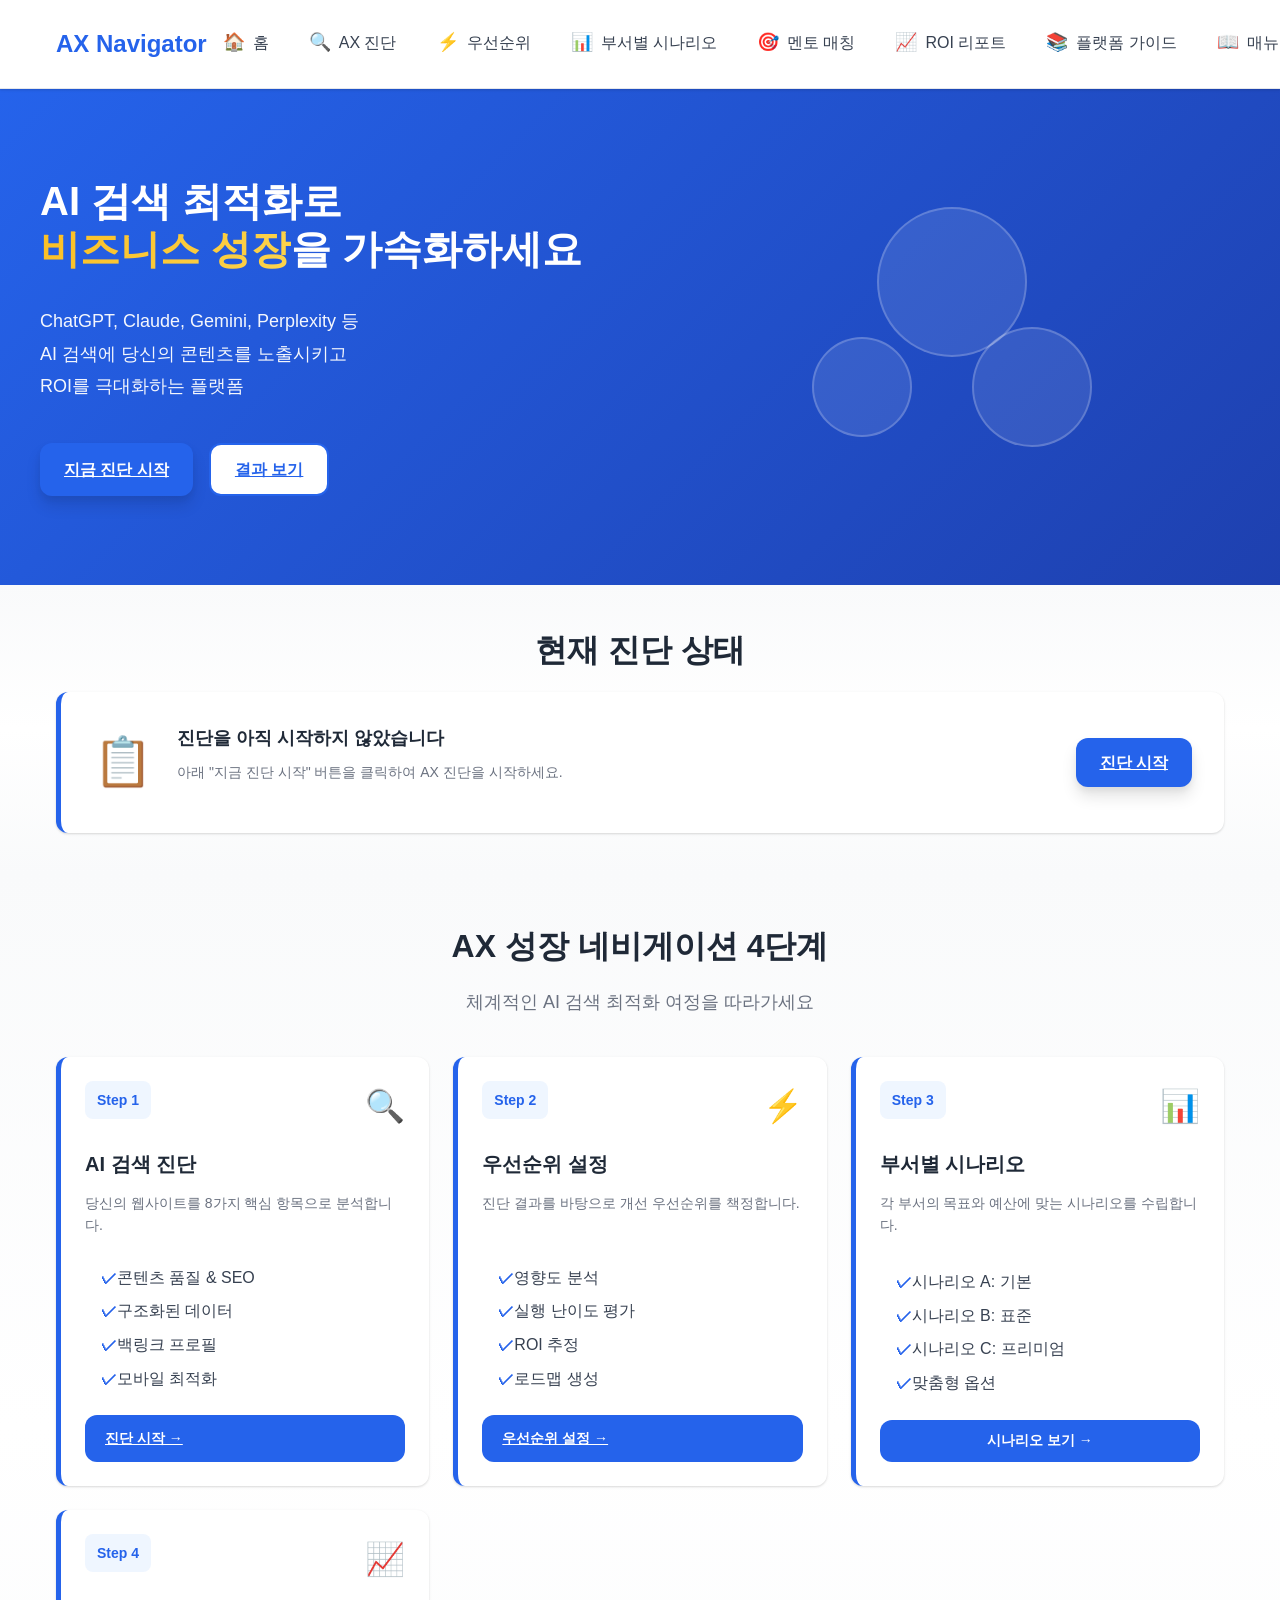
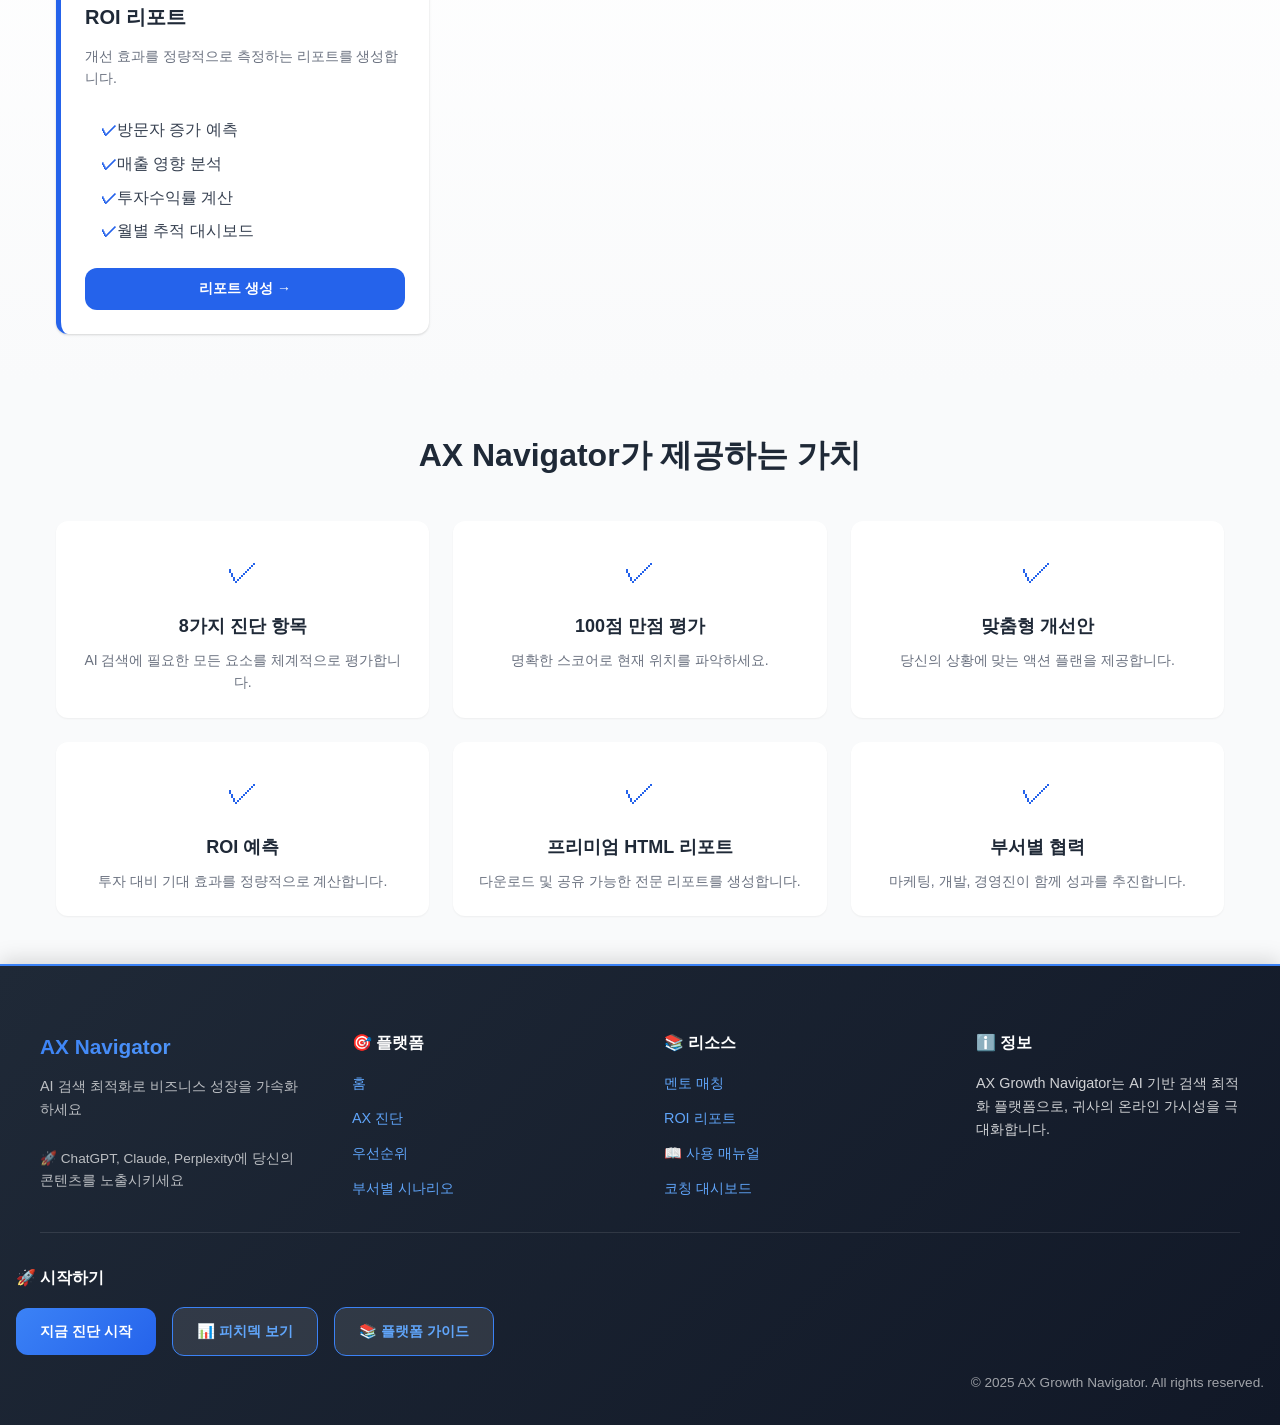
<file: index.html>
<!DOCTYPE html>
<html lang="ko">
<head>
    <meta charset="UTF-8">
    <meta name="viewport" content="width=device-width, initial-scale=1.0">
    <title>AX Growth Navigator - AI 검색 최적화 플랫폼</title>
    <link rel="stylesheet" href="css/style.css">
</head>
<body>
    <!-- 상단 네비게이션 바 -->
    <header class="navbar">
        <div class="navbar-container">
            <div class="navbar-brand">
                <h2 class="navbar-title">AX Navigator</h2>
            </div>
            <button class="navbar-toggle" id="navbarToggle">☰</button>
            <nav class="navbar-nav" id="navbarNav">
                <ul class="nav-menu">
                    <li class="nav-item active">
                        <a href="#/" class="nav-link" data-route="/">
                            <span class="nav-icon">🏠</span>
                            <span class="nav-text">홈</span>
                        </a>
                    </li>
                    <li class="nav-item">
                        <a href="diagnosis.html" class="nav-link">
                            <span class="nav-icon">🔍</span>
                            <span class="nav-text">AX 진단</span>
                        </a>
                    </li>
                    <li class="nav-item">
                        <a href="priority.html" class="nav-link">
                            <span class="nav-icon">⚡</span>
                            <span class="nav-text">우선순위</span>
                        </a>
                    </li>
                    <li class="nav-item">
                        <a href="scenarios.html" class="nav-link">
                            <span class="nav-icon">📊</span>
                            <span class="nav-text">부서별 시나리오</span>
                        </a>
                    </li>
                    <li class="nav-item">
                        <a href="mentor-matching.html" class="nav-link">
                            <span class="nav-icon">🎯</span>
                            <span class="nav-text">멘토 매칭</span>
                        </a>
                    </li>
                    <li class="nav-item">
                        <a href="report.html" class="nav-link">
                            <span class="nav-icon">📈</span>
                            <span class="nav-text">ROI 리포트</span>
                        </a>
                    </li>
                    <li class="nav-item">
                        <a href="platform-guide.html" class="nav-link">
                            <span class="nav-icon">📚</span>
                            <span class="nav-text">플랫폼 가이드</span>
                        </a>
                    </li>
                    <li class="nav-item">
                        <a href="manual.html" class="nav-link" target="_blank">
                            <span class="nav-icon">📖</span>
                            <span class="nav-text">매뉴얼</span>
                        </a>
                    </li>
                </ul>
            </nav>
        </div>
    </header>

    <div class="main-container">
        <!-- 메인 콘텐츠 -->
        <main class="main-content">
            <!-- 히어로 섹션 -->
            <section id="hero" class="hero-section">
                <div class="hero-container">
                    <div class="hero-content">
                        <h1 class="hero-title">AI 검색 최적화로<br><span class="highlight">비즈니스 성장</span>을 가속화하세요</h1>
                        <p class="hero-subtitle">ChatGPT, Claude, Gemini, Perplexity 등<br>AI 검색에 당신의 콘텐츠를 노출시키고<br>ROI를 극대화하는 플랫폼</p>
                        <div class="hero-buttons">
                            <a href="diagnosis.html" class="btn btn-primary">지금 진단 시작</a>
                            <a href="priority.html" class="btn btn-secondary">결과 보기</a>
                        </div>
                    </div>
                    <div class="hero-visual">
                        <div class="hero-illustration">
                            <div class="illustration-circle circle-1"></div>
                            <div class="illustration-circle circle-2"></div>
                            <div class="illustration-circle circle-3"></div>
                        </div>
                    </div>
                </div>
            </section>

            <!-- 현재 상태 섹션 -->
            <section id="status-section" class="status-section">
                <div class="section-container">
                    <h2 class="section-title">현재 진단 상태</h2>
                    <div class="status-card" id="statusCard">
                        <div class="status-content">
                            <div class="status-icon">📋</div>
                            <div class="status-text">
                                <h3>진단을 아직 시작하지 않았습니다</h3>
                                <p>아래 "지금 진단 시작" 버튼을 클릭하여 AX 진단을 시작하세요.</p>
                            </div>
                        </div>
                        <a href="diagnosis.html" class="btn btn-primary">진단 시작</a>
                    </div>
                </div>
            </section>

            <!-- 4단계 플로우 섹션 -->
            <section id="flow-section" class="flow-section">
                <div class="section-container">
                    <h2 class="section-title">AX 성장 네비게이션 4단계</h2>
                    <p class="section-subtitle">체계적인 AI 검색 최적화 여정을 따라가세요</p>

                    <div class="flow-grid">
                        <!-- Step 1: 진단 -->
                        <div class="flow-card">
                            <div class="flow-header">
                                <span class="flow-step">Step 1</span>
                                <div class="flow-icon">🔍</div>
                            </div>
                            <h3 class="flow-title">AI 검색 진단</h3>
                            <p class="flow-description">
                                당신의 웹사이트를 8가지 핵심 항목으로 분석합니다.
                                <ul class="flow-checklist">
                                    <li>콘텐츠 품질 & SEO</li>
                                    <li>구조화된 데이터</li>
                                    <li>백링크 프로필</li>
                                    <li>모바일 최적화</li>
                                </ul>
                            </p>
                            <a href="diagnosis.html" class="flow-btn">진단 시작 →</a>
                        </div>

                        <!-- Step 2: 우선순위 -->
                        <div class="flow-card">
                            <div class="flow-header">
                                <span class="flow-step">Step 2</span>
                                <div class="flow-icon">⚡</div>
                            </div>
                            <h3 class="flow-title">우선순위 설정</h3>
                            <p class="flow-description">
                                진단 결과를 바탕으로 개선 우선순위를 책정합니다.
                                <ul class="flow-checklist">
                                    <li>영향도 분석</li>
                                    <li>실행 난이도 평가</li>
                                    <li>ROI 추정</li>
                                    <li>로드맵 생성</li>
                                </ul>
                            </p>
                            <a href="priority.html" class="flow-btn">우선순위 설정 →</a>
                        </div>

                        <!-- Step 3: 시나리오 -->
                        <div class="flow-card">
                            <div class="flow-header">
                                <span class="flow-step">Step 3</span>
                                <div class="flow-icon">📊</div>
                            </div>
                            <h3 class="flow-title">부서별 시나리오</h3>
                            <p class="flow-description">
                                각 부서의 목표와 예산에 맞는 시나리오를 수립합니다.
                                <ul class="flow-checklist">
                                    <li>시나리오 A: 기본</li>
                                    <li>시나리오 B: 표준</li>
                                    <li>시나리오 C: 프리미엄</li>
                                    <li>맞춤형 옵션</li>
                                </ul>
                            </p>
                            <button class="flow-btn" onclick="navigateTo('/scenarios')">시나리오 보기 →</button>
                        </div>

                        <!-- Step 4: 리포트 -->
                        <div class="flow-card">
                            <div class="flow-header">
                                <span class="flow-step">Step 4</span>
                                <div class="flow-icon">📈</div>
                            </div>
                            <h3 class="flow-title">ROI 리포트</h3>
                            <p class="flow-description">
                                개선 효과를 정량적으로 측정하는 리포트를 생성합니다.
                                <ul class="flow-checklist">
                                    <li>방문자 증가 예측</li>
                                    <li>매출 영향 분석</li>
                                    <li>투자수익률 계산</li>
                                    <li>월별 추적 대시보드</li>
                                </ul>
                            </p>
                            <button class="flow-btn" onclick="navigateTo('/report')">리포트 생성 →</button>
                        </div>
                    </div>
                </div>
            </section>

            <!-- 기능 및 효과 섹션 -->
            <section id="benefits-section" class="benefits-section">
                <div class="section-container">
                    <h2 class="section-title">AX Navigator가 제공하는 가치</h2>
                    <div class="benefits-grid">
                        <div class="benefit-item">
                            <div class="benefit-icon">✓</div>
                            <h4 class="benefit-title">8가지 진단 항목</h4>
                            <p class="benefit-text">AI 검색에 필요한 모든 요소를 체계적으로 평가합니다.</p>
                        </div>
                        <div class="benefit-item">
                            <div class="benefit-icon">✓</div>
                            <h4 class="benefit-title">100점 만점 평가</h4>
                            <p class="benefit-text">명확한 스코어로 현재 위치를 파악하세요.</p>
                        </div>
                        <div class="benefit-item">
                            <div class="benefit-icon">✓</div>
                            <h4 class="benefit-title">맞춤형 개선안</h4>
                            <p class="benefit-text">당신의 상황에 맞는 액션 플랜을 제공합니다.</p>
                        </div>
                        <div class="benefit-item">
                            <div class="benefit-icon">✓</div>
                            <h4 class="benefit-title">ROI 예측</h4>
                            <p class="benefit-text">투자 대비 기대 효과를 정량적으로 계산합니다.</p>
                        </div>
                        <div class="benefit-item">
                            <div class="benefit-icon">✓</div>
                            <h4 class="benefit-title">프리미엄 HTML 리포트</h4>
                            <p class="benefit-text">다운로드 및 공유 가능한 전문 리포트를 생성합니다.</p>
                        </div>
                        <div class="benefit-item">
                            <div class="benefit-icon">✓</div>
                            <h4 class="benefit-title">부서별 협력</h4>
                            <p class="benefit-text">마케팅, 개발, 경영진이 함께 성과를 추진합니다.</p>
                        </div>
                    </div>
                </div>
            </section>
        </main>

        <!-- 푸터 -->
        <footer class="footer">
            <div class="footer-content">
                <!-- 브랜드 섹션 -->
                <div class="footer-left">
                    <h3>AX Navigator</h3>
                    <p>AI 검색 최적화로 비즈니스 성장을 가속화하세요</p>
                    <p style="font-size: 0.85rem; margin-top: 1rem;">🚀 ChatGPT, Claude, Perplexity에 당신의 콘텐츠를 노출시키세요</p>
                </div>

                <!-- 빠른 네비게이션 -->
                <div class="footer-section">
                    <div class="footer-section-title">🎯 플랫폼</div>
                    <div class="footer-section-links">
                        <a href="index.html" class="footer-link">홈</a>
                        <a href="diagnosis.html" class="footer-link">AX 진단</a>
                        <a href="priority.html" class="footer-link">우선순위</a>
                        <a href="scenarios.html" class="footer-link">부서별 시나리오</a>
                    </div>
                </div>

                <!-- 리소스 -->
                <div class="footer-section">
                    <div class="footer-section-title">📚 리소스</div>
                    <div class="footer-section-links">
                        <a href="mentor-matching.html" class="footer-link">멘토 매칭</a>
                        <a href="report.html" class="footer-link">ROI 리포트</a>
                        <a href="manual.html" target="_blank" class="footer-link">📖 사용 매뉴얼</a>
                        <a href="coaching-dashboard.html" class="footer-link">코칭 대시보드</a>
                    </div>
                </div>

                <!-- 정보 -->
                <div class="footer-section">
                    <div class="footer-section-title">ℹ️ 정보</div>
                    <div class="footer-section-links">
                        <p style="font-size: 0.9rem; color: rgba(255, 255, 255, 0.8); margin: 0;">
                            AX Growth Navigator는 AI 기반 검색 최적화 플랫폼으로, 귀사의 온라인 가시성을 극대화합니다.
                        </p>
                    </div>
                </div>
            </div>

            <!-- CTA 버튼 -->
            <div style="grid-column: 1 / -1;">
                <div class="footer-section-title">🚀 시작하기</div>
                <div class="footer-buttons">
                    <a href="diagnosis.html" class="footer-btn footer-btn-primary">지금 진단 시작</a>
                    <a href="pitch-deck.html" class="footer-btn footer-btn-secondary">📊 피치덱 보기</a>
                    <a href="platform-guide.html" class="footer-btn footer-btn-secondary">📚 플랫폼 가이드</a>
                </div>
            </div>

            <!-- 저작권 및 하단 정보 -->
            <div class="footer-right">
                <div class="footer-info">
                    <p>&copy; 2025 AX Growth Navigator. All rights reserved.</p>
                </div>
            </div>
        </footer>
    </div>

    <!-- 페이지 콘텐츠가 로드될 영역 -->
    <div id="page-container" style="display: none;"></div>

    <script src="js/app.js"></script>

    <!-- 브라우저 호환성 체크 -->
    <script>
        // 지원하는 브라우저: Chrome 90+, Firefox 88+, Safari 14+, Edge 90+
        // localStorage 사용 여부 확인
        function checkBrowserCompatibility() {
            try {
                const test = '__test__';
                localStorage.setItem(test, test);
                localStorage.removeItem(test);
                return true;
            } catch(e) {
                return false;
            }
        }

        if (!checkBrowserCompatibility()) {
            console.warn('⚠️ 브라우저가 localStorage를 지원하지 않습니다. 데이터가 저장되지 않을 수 있습니다.');
        }

        // CSS Grid 지원 여부 확인
        const supportsGrid = CSS && CSS.supports && CSS.supports('display', 'grid');
        if (!supportsGrid) {
            console.warn('⚠️ 브라우저가 CSS Grid를 지원하지 않습니다. 레이아웃이 정상적으로 표시되지 않을 수 있습니다.');
        }
    </script>
</body>
</html>
</file>
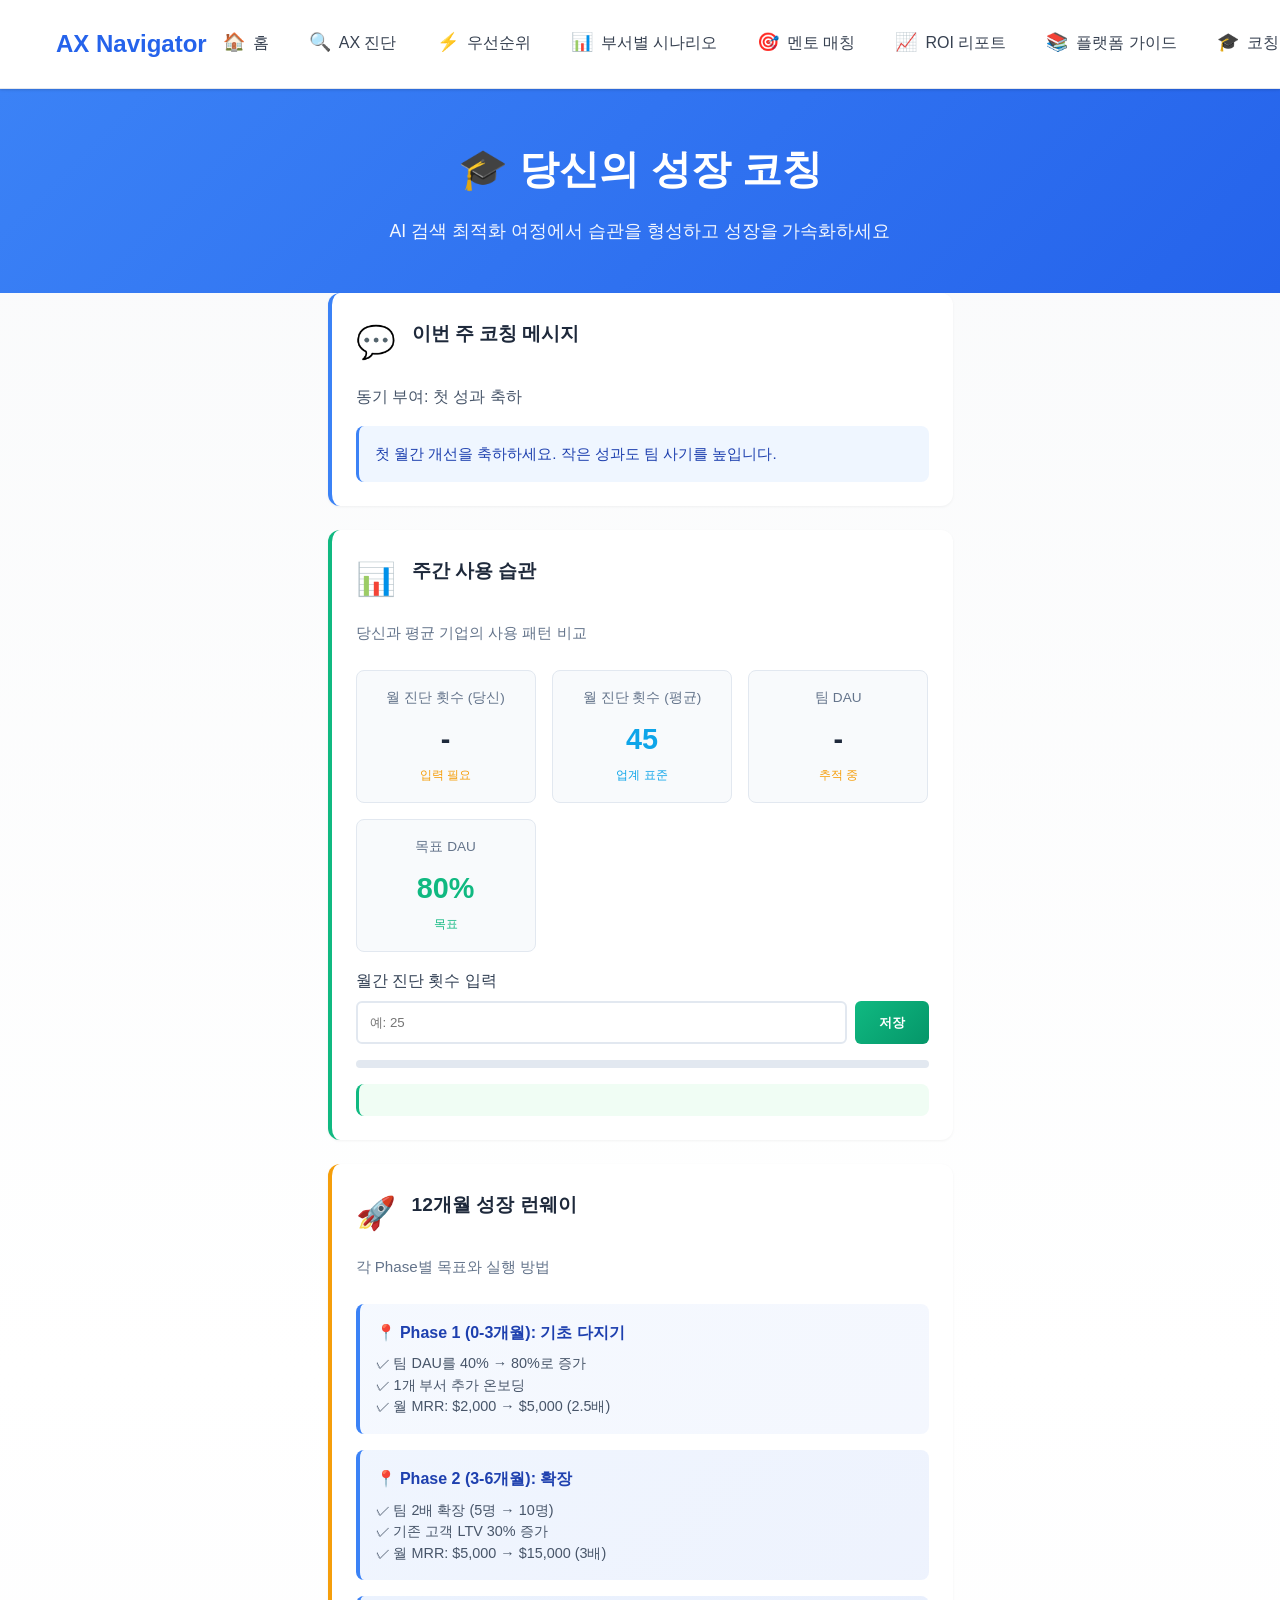
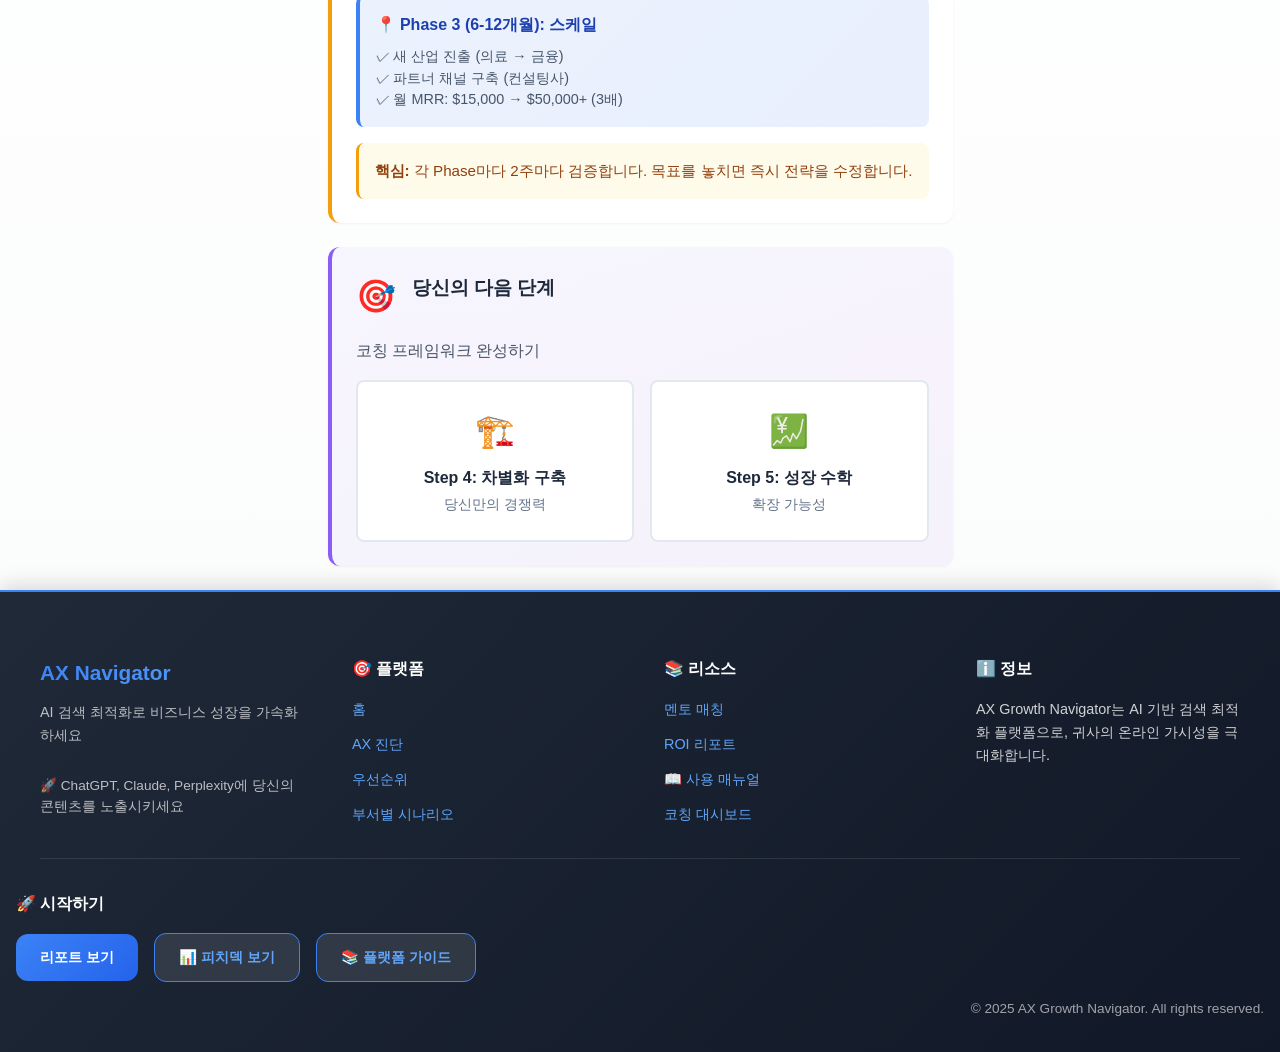
<file: coaching-dashboard.html>
<!DOCTYPE html>
<html lang="ko">
<head>
    <meta charset="UTF-8">
    <meta name="viewport" content="width=device-width, initial-scale=1.0">
    <title>코칭 대시보드 - AX Growth Navigator</title>
    <link rel="stylesheet" href="css/style.css">
    <style>
        :root {
            --coaching-gradient: linear-gradient(135deg, #3b82f6 0%, #2563eb 100%);
            --habit-gradient: linear-gradient(135deg, #10b981 0%, #059669 100%);
            --growth-gradient: linear-gradient(135deg, #f59e0b 0%, #d97706 100%);
        }

        .coaching-card {
            background: white;
            border-radius: 0.75rem;
            padding: 1.5rem;
            margin-bottom: 1.5rem;
            box-shadow: 0 1px 3px rgba(0, 0, 0, 0.05);
            border-left: 4px solid;
            transition: all 0.3s ease;
        }

        .coaching-card:hover {
            transform: translateY(-2px);
            box-shadow: 0 4px 12px rgba(0, 0, 0, 0.1);
        }

        .coaching-card.nudge {
            border-left-color: #3b82f6;
        }

        .coaching-card.tracker {
            border-left-color: #10b981;
        }

        .coaching-card.runway {
            border-left-color: #f59e0b;
        }

        .card-title {
            font-size: 1.2rem;
            font-weight: 600;
            color: #1e293b;
            margin: 0 0 1rem 0;
        }

        .metric-grid {
            display: grid;
            grid-template-columns: repeat(auto-fit, minmax(150px, 1fr));
            gap: 1rem;
            margin-bottom: 1rem;
        }

        .metric-box {
            background: #f8fafc;
            padding: 1rem;
            border-radius: 0.5rem;
            text-align: center;
            border: 1px solid #e2e8f0;
        }

        .metric-label {
            font-size: 0.85rem;
            color: #64748b;
            margin-bottom: 0.5rem;
        }

        .metric-value {
            font-size: 1.8rem;
            font-weight: 700;
            color: #1e293b;
            margin-bottom: 0.25rem;
        }

        .metric-status {
            font-size: 0.75rem;
            font-weight: 500;
        }

        .status-good {
            color: #10b981;
        }

        .status-warning {
            color: #f59e0b;
        }

        .status-danger {
            color: #ef4444;
        }

        .progress-bar {
            height: 8px;
            background: #e2e8f0;
            border-radius: 4px;
            overflow: hidden;
            margin: 1rem 0;
        }

        .progress-fill {
            height: 100%;
            background: var(--coaching-gradient);
            transition: width 0.3s ease;
        }

        .coaching-message {
            padding: 1rem;
            border-radius: 0.5rem;
            margin-top: 1rem;
            border-left: 3px solid;
        }

        .message-nudge {
            background: #eff6ff;
            border-left-color: #3b82f6;
            color: #1e40af;
        }

        .message-habit {
            background: #f0fdf4;
            border-left-color: #10b981;
            color: #166534;
        }

        .message-runway {
            background: #fffbeb;
            border-left-color: #f59e0b;
            color: #92400e;
        }

        .chart-container {
            margin-top: 1rem;
        }

        .phase-box {
            background: linear-gradient(135deg, rgba(59, 130, 246, 0.05) 0%, rgba(37, 99, 235, 0.05) 100%);
            border-left: 4px solid #3b82f6;
            padding: 1rem;
            margin-bottom: 1rem;
            border-radius: 0.5rem;
        }

        .phase-title {
            font-weight: 600;
            color: #1e40af;
            margin-bottom: 0.5rem;
        }

        .phase-detail {
            font-size: 0.9rem;
            color: #475569;
            line-height: 1.5;
        }
    </style>
</head>
<body>
    <!-- 상단 네비게이션 바 -->
    <header class="navbar">
        <div class="navbar-container">
            <div class="navbar-brand">
                <h2 class="navbar-title">AX Navigator</h2>
            </div>
            <button class="navbar-toggle" id="navbarToggle">☰</button>
            <nav class="navbar-nav" id="navbarNav">
                <ul class="nav-menu">
                    <li class="nav-item">
                        <a href="index.html" class="nav-link">
                            <span class="nav-icon">🏠</span>
                            <span class="nav-text">홈</span>
                        </a>
                    </li>
                    <li class="nav-item">
                        <a href="diagnosis.html" class="nav-link">
                            <span class="nav-icon">🔍</span>
                            <span class="nav-text">AX 진단</span>
                        </a>
                    </li>
                    <li class="nav-item">
                        <a href="priority.html" class="nav-link">
                            <span class="nav-icon">⚡</span>
                            <span class="nav-text">우선순위</span>
                        </a>
                    </li>
                    <li class="nav-item">
                        <a href="scenarios.html" class="nav-link">
                            <span class="nav-icon">📊</span>
                            <span class="nav-text">부서별 시나리오</span>
                        </a>
                    </li>
                    <li class="nav-item">
                        <a href="mentor-matching.html" class="nav-link">
                            <span class="nav-icon">🎯</span>
                            <span class="nav-text">멘토 매칭</span>
                        </a>
                    </li>
                    <li class="nav-item">
                        <a href="report.html" class="nav-link">
                            <span class="nav-icon">📈</span>
                            <span class="nav-text">ROI 리포트</span>
                        </a>
                    </li>
                    <li class="nav-item">
                        <a href="platform-guide.html" class="nav-link">
                            <span class="nav-icon">📚</span>
                            <span class="nav-text">플랫폼 가이드</span>
                        </a>
                    </li>
                    <li class="nav-item active">
                        <a href="coaching-dashboard.html" class="nav-link">
                            <span class="nav-icon">🎓</span>
                            <span class="nav-text">코칭 대시보드</span>
                        </a>
                    </li>
                    <li class="nav-item">
                        <a href="manual.html" class="nav-link" target="_blank">
                            <span class="nav-icon">📖</span>
                            <span class="nav-text">매뉴얼</span>
                        </a>
                    </li>
                </ul>
            </nav>
        </div>
    </header>

    <div class="main-container">
        <main class="main-content">
            <!-- 히어로 섹션 -->
            <section style="background: var(--coaching-gradient); color: white; padding: 3rem 1rem; text-align: center;">
                <div style="max-width: 800px; margin: 0 auto;">
                    <h1 style="font-size: 2.5rem; font-weight: 700; margin-bottom: 1rem;">🎓 당신의 성장 코칭</h1>
                    <p style="font-size: 1.1rem; opacity: 0.95;">AI 검색 최적화 여정에서 습관을 형성하고 성장을 가속화하세요</p>
                </div>
            </section>

            <div class="container">
                <!-- 주간 코칭 메시지 -->
                <div class="coaching-card nudge">
                    <div style="display: flex; align-items: center; gap: 1rem; margin-bottom: 1rem;">
                        <span style="font-size: 2rem;">💬</span>
                        <h3 class="card-title">이번 주 코칭 메시지</h3>
                    </div>
                    <p id="weekly-nudge" style="color: #475569; font-size: 1rem; line-height: 1.6; margin: 0;"></p>
                    <div class="coaching-message message-nudge">
                        <p id="nudge-detail" style="margin: 0; font-size: 0.95rem;"></p>
                    </div>
                </div>

                <!-- 습관 추적기 -->
                <div class="coaching-card tracker">
                    <div style="display: flex; align-items: center; gap: 1rem; margin-bottom: 1rem;">
                        <span style="font-size: 2rem;">📊</span>
                        <h3 class="card-title">주간 사용 습관</h3>
                    </div>
                    <p style="color: #64748b; margin-bottom: 1.5rem; font-size: 0.95rem;">당신과 평균 기업의 사용 패턴 비교</p>

                    <div class="metric-grid">
                        <div class="metric-box">
                            <div class="metric-label">월 진단 횟수 (당신)</div>
                            <div class="metric-value" id="user-frequency">-</div>
                            <div class="metric-status status-warning">입력 필요</div>
                        </div>
                        <div class="metric-box">
                            <div class="metric-label">월 진단 횟수 (평균)</div>
                            <div class="metric-value" style="color: #0ea5e9;">45</div>
                            <div class="metric-status" style="color: #0ea5e9;">업계 표준</div>
                        </div>
                        <div class="metric-box">
                            <div class="metric-label">팀 DAU</div>
                            <div class="metric-value" id="team-dau">-</div>
                            <div class="metric-status status-warning">추적 중</div>
                        </div>
                        <div class="metric-box">
                            <div class="metric-label">목표 DAU</div>
                            <div class="metric-value" style="color: #10b981;">80%</div>
                            <div class="metric-status status-good">목표</div>
                        </div>
                    </div>

                    <div>
                        <label style="display: block; margin-bottom: 0.5rem; font-weight: 500; color: #334155;">월간 진단 횟수 입력</label>
                        <div style="display: flex; gap: 0.5rem;">
                            <input type="number" id="habit-frequency" placeholder="예: 25" min="0" max="500" style="flex: 1; padding: 0.75rem; border: 2px solid #e2e8f0; border-radius: 0.375rem;" />
                            <button onclick="updateHabitTracker()" style="padding: 0.75rem 1.5rem; background: var(--habit-gradient); color: white; border: none; border-radius: 0.375rem; font-weight: 600; cursor: pointer;">
                                저장
                            </button>
                        </div>
                    </div>

                    <div class="progress-bar">
                        <div class="progress-fill" id="habit-progress" style="width: 0%;"></div>
                    </div>
                    <p id="habit-status" style="text-align: center; color: #64748b; font-size: 0.9rem; margin: 0;"></p>

                    <div class="coaching-message message-habit">
                        <p id="habit-message" style="margin: 0; font-size: 0.95rem;"></p>
                    </div>
                </div>

                <!-- 성장 런웨이 -->
                <div class="coaching-card runway">
                    <div style="display: flex; align-items: center; gap: 1rem; margin-bottom: 1rem;">
                        <span style="font-size: 2rem;">🚀</span>
                        <h3 class="card-title">12개월 성장 런웨이</h3>
                    </div>
                    <p style="color: #64748b; margin-bottom: 1.5rem; font-size: 0.95rem;">각 Phase별 목표와 실행 방법</p>

                    <div id="growth-phases">
                        <div class="phase-box">
                            <div class="phase-title">📍 Phase 1 (0-3개월): 기초 다지기</div>
                            <div class="phase-detail">
                                ✓ 팀 DAU를 40% → 80%로 증가<br>
                                ✓ 1개 부서 추가 온보딩<br>
                                ✓ 월 MRR: $2,000 → $5,000 (2.5배)
                            </div>
                        </div>

                        <div class="phase-box" style="border-left-color: #3b82f6; background: linear-gradient(135deg, rgba(59, 130, 246, 0.08) 0%, rgba(37, 99, 235, 0.08) 100%);">
                            <div class="phase-title">📍 Phase 2 (3-6개월): 확장</div>
                            <div class="phase-detail">
                                ✓ 팀 2배 확장 (5명 → 10명)<br>
                                ✓ 기존 고객 LTV 30% 증가<br>
                                ✓ 월 MRR: $5,000 → $15,000 (3배)
                            </div>
                        </div>

                        <div class="phase-box" style="border-left-color: #3b82f6; background: linear-gradient(135deg, rgba(59, 130, 246, 0.1) 0%, rgba(37, 99, 235, 0.1) 100%);">
                            <div class="phase-title">📍 Phase 3 (6-12개월): 스케일</div>
                            <div class="phase-detail">
                                ✓ 새 산업 진출 (의료 → 금융)<br>
                                ✓ 파트너 채널 구축 (컨설팅사)<br>
                                ✓ 월 MRR: $15,000 → $50,000+ (3배)
                            </div>
                        </div>
                    </div>

                    <div class="coaching-message message-runway">
                        <p style="margin: 0; font-size: 0.95rem;">
                            <strong>핵심:</strong> 각 Phase마다 2주마다 검증합니다. 목표를 놓치면 즉시 전략을 수정합니다.
                        </p>
                    </div>
                </div>

                <!-- 다음 단계 안내 -->
                <div class="coaching-card" style="border-left-color: #8b5cf6; background: linear-gradient(135deg, rgba(139, 92, 246, 0.05) 0%, rgba(147, 51, 234, 0.05) 100%);">
                    <div style="display: flex; align-items: center; gap: 1rem; margin-bottom: 1rem;">
                        <span style="font-size: 2rem;">🎯</span>
                        <h3 class="card-title">당신의 다음 단계</h3>
                    </div>
                    <p style="color: #475569; margin-bottom: 1rem;">코칭 프레임워크 완성하기</p>
                    <div style="display: grid; grid-template-columns: 1fr 1fr; gap: 1rem;">
                        <a href="scenarios.html" style="display: flex; flex-direction: column; align-items: center; padding: 1.5rem; background: white; border: 2px solid #e2e8f0; border-radius: 0.5rem; text-decoration: none; color: #1e293b; transition: all 0.3s;">
                            <span style="font-size: 2rem; margin-bottom: 0.5rem;">🏗️</span>
                            <span style="font-weight: 600; text-align: center;">Step 4: 차별화 구축<br><span style="font-size: 0.85rem; font-weight: normal; color: #64748b;">당신만의 경쟁력</span></span>
                        </a>
                        <a href="report.html" style="display: flex; flex-direction: column; align-items: center; padding: 1.5rem; background: white; border: 2px solid #e2e8f0; border-radius: 0.5rem; text-decoration: none; color: #1e293b; transition: all 0.3s;">
                            <span style="font-size: 2rem; margin-bottom: 0.5rem;">💹</span>
                            <span style="font-weight: 600; text-align: center;">Step 5: 성장 수학<br><span style="font-size: 0.85rem; font-weight: normal; color: #64748b;">확장 가능성</span></span>
                        </a>
                    </div>
                </div>
            </div>
        </main>

        <!-- 푸터 -->
        <footer class="footer">
            <div class="footer-content">
                <!-- 브랜드 섹션 -->
                <div class="footer-left">
                    <h3>AX Navigator</h3>
                    <p>AI 검색 최적화로 비즈니스 성장을 가속화하세요</p>
                    <p style="font-size: 0.85rem; margin-top: 1rem;">🚀 ChatGPT, Claude, Perplexity에 당신의 콘텐츠를 노출시키세요</p>
                </div>

                <!-- 빠른 네비게이션 -->
                <div class="footer-section">
                    <div class="footer-section-title">🎯 플랫폼</div>
                    <div class="footer-section-links">
                        <a href="index.html" class="footer-link">홈</a>
                        <a href="diagnosis.html" class="footer-link">AX 진단</a>
                        <a href="priority.html" class="footer-link">우선순위</a>
                        <a href="scenarios.html" class="footer-link">부서별 시나리오</a>
                    </div>
                </div>

                <!-- 리소스 -->
                <div class="footer-section">
                    <div class="footer-section-title">📚 리소스</div>
                    <div class="footer-section-links">
                        <a href="mentor-matching.html" class="footer-link">멘토 매칭</a>
                        <a href="report.html" class="footer-link">ROI 리포트</a>
                        <a href="manual.html" target="_blank" class="footer-link">📖 사용 매뉴얼</a>
                        <a href="coaching-dashboard.html" class="footer-link">코칭 대시보드</a>
                    </div>
                </div>

                <!-- 정보 -->
                <div class="footer-section">
                    <div class="footer-section-title">ℹ️ 정보</div>
                    <div class="footer-section-links">
                        <p style="font-size: 0.9rem; color: rgba(255, 255, 255, 0.8); margin: 0;">
                            AX Growth Navigator는 AI 기반 검색 최적화 플랫폼으로, 귀사의 온라인 가시성을 극대화합니다.
                        </p>
                    </div>
                </div>
            </div>

            <!-- CTA 버튼 -->
            <div style="grid-column: 1 / -1;">
                <div class="footer-section-title">🚀 시작하기</div>
                <div class="footer-buttons">
                    <a href="report.html" class="footer-btn footer-btn-primary">리포트 보기</a>
                    <a href="pitch-deck.html" class="footer-btn footer-btn-secondary">📊 피치덱 보기</a>
                    <a href="platform-guide.html" class="footer-btn footer-btn-secondary">📚 플랫폼 가이드</a>
                </div>
            </div>

            <!-- 저작권 및 하단 정보 -->
            <div class="footer-right">
                <div class="footer-info">
                    <p>&copy; 2025 AX Growth Navigator. All rights reserved.</p>
                </div>
            </div>
        </footer>
    </div>

    <script>
        // 네비게이션 바 토글
        document.addEventListener('DOMContentLoaded', () => {
            const navbarToggle = document.getElementById('navbarToggle');
            const navbarNav = document.getElementById('navbarNav');

            if (navbarToggle && navbarNav) {
                navbarToggle.addEventListener('click', () => {
                    navbarNav.classList.toggle('open');
                });

                const navLinks = navbarNav.querySelectorAll('.nav-link');
                navLinks.forEach(link => {
                    link.addEventListener('click', () => {
                        navbarNav.classList.remove('open');
                    });
                });
            }

            // 초기 로드
            loadCoachingData();
            updateWeeklyNudge();
        });

        function loadCoachingData() {
            const savedFrequency = localStorage.getItem('ax-habit-frequency');
            if (savedFrequency) {
                document.getElementById('habit-frequency').value = savedFrequency;
                updateHabitTracker();
            }
        }

        function updateHabitTracker() {
            const frequency = parseFloat(document.getElementById('habit-frequency').value) || 0;
            const target = 45; // 평균 업계 표준
            const percentage = Math.min((frequency / target) * 100, 100);

            document.getElementById('user-frequency').textContent = Math.round(frequency);
            document.getElementById('habit-progress').style.width = percentage + '%';

            let status = '';
            let message = '';

            if (frequency === 0) {
                status = '📍 입력 필요';
                message = '월간 진단 횟수를 입력하세요. 이것이 당신의 성장 기준선이 됩니다.';
            } else if (frequency < target * 0.5) {
                status = '⚠️ 향상 필요';
                message = `현재 ${Math.round(frequency)}회로 목표(${target}회)의 ${Math.round(percentage)}%입니다.\n팀의 진단 빈도를 2배 늘려보세요.`;
            } else if (frequency < target) {
                status = '📈 거의 다 왔습니다';
                message = `${Math.round(percentage)}% 달성했습니다. 조금만 더 노력하면 업계 표준에 도달합니다!`;
            } else if (frequency < target * 1.5) {
                status = '✅ 목표 달성';
                message = `🎉 축하합니다! 업계 표준을 달성했습니다. 이제 차별화 단계(Step 4)로 진행하세요.`;
            } else {
                status = '🚀 상위 10%';
                message = `🚀 뛰어납니다! 상위 10% 기업과 동등한 수준입니다. 성장 수학(Step 5)을 계산하세요.`;
            }

            document.getElementById('habit-status').textContent = status;
            document.getElementById('habit-message').textContent = message;

            localStorage.setItem('ax-habit-frequency', frequency);
        }

        function updateWeeklyNudge() {
            const week = Math.floor(Date.now() / (7 * 24 * 60 * 60 * 1000)) % 12;
            const nudges = [
                { title: '기초 습관 형성: 일일 진단', detail: '이번 주는 팀 전체가 매일 1회 진단을 하도록 권장합니다. DAU 추적을 시작하세요.' },
                { title: '팀 확대: 새 부서 초대', detail: '1개 부서를 추가로 초대하세요. 기존 부서의 성공 사례를 공유하면 설득력이 높습니다.' },
                { title: '패턴 분석: 주간 리뷰 시간', detail: '월요일 아침에 팀 전체 리뷰 시간을 정하세요. 개선 항목을 함께 논의합니다.' },
                { title: '자동화: 리마인더 설정', detail: 'Slack이나 이메일로 일일 리마인더를 설정하세요. 습관은 반복에서 나옵니다.' },
                { title: '검증: 진단 vs 실제 결과 비교', detail: '3주 전 진단 결과와 지금을 비교하세요. 실제 개선이 일어나고 있나요?' },
                { title: '확장: 산업 벤치마크 공유', detail: '당신 팀이 같은 산업 다른 기업과 어떻게 비교되는지 보여주세요.' },
                { title: '동기 부여: 첫 성과 축하', detail: '첫 월간 개선을 축하하세요. 작은 성과도 팀 사기를 높입니다.' },
                { title: '최적화: 부서별 맞춤형 설정', detail: '마케팅, 영업, 고객지원 부서별로 다른 목표를 설정하세요.' },
                { title: '학습: 우수 사례 분석', detail: '가장 열심히 하는 팀의 행동을 분석하세요. 왜 성공하는가?' },
                { title: '가속화: Phase 2 준비', detail: 'Phase 2 계획을 세우세요. 팀 확장, 고객 확대, LTV 증가를 목표로.' },
                { title: '성과 정산: 월간 리포트 작성', detail: '월간 성과를 숫자로 정리하세요. ROI를 계산하고 보고합니다.' },
                { title: '재계획: 다음 분기 목표 수립', detail: '지난 3개월을 정리하고 다음 분기 목표를 새롭게 설정합니다.' }
            ];

            const nudge = nudges[week];
            document.getElementById('weekly-nudge').textContent = nudge.title;
            document.getElementById('nudge-detail').textContent = nudge.detail;
        }
    </script>
</body>
</html>
</file>
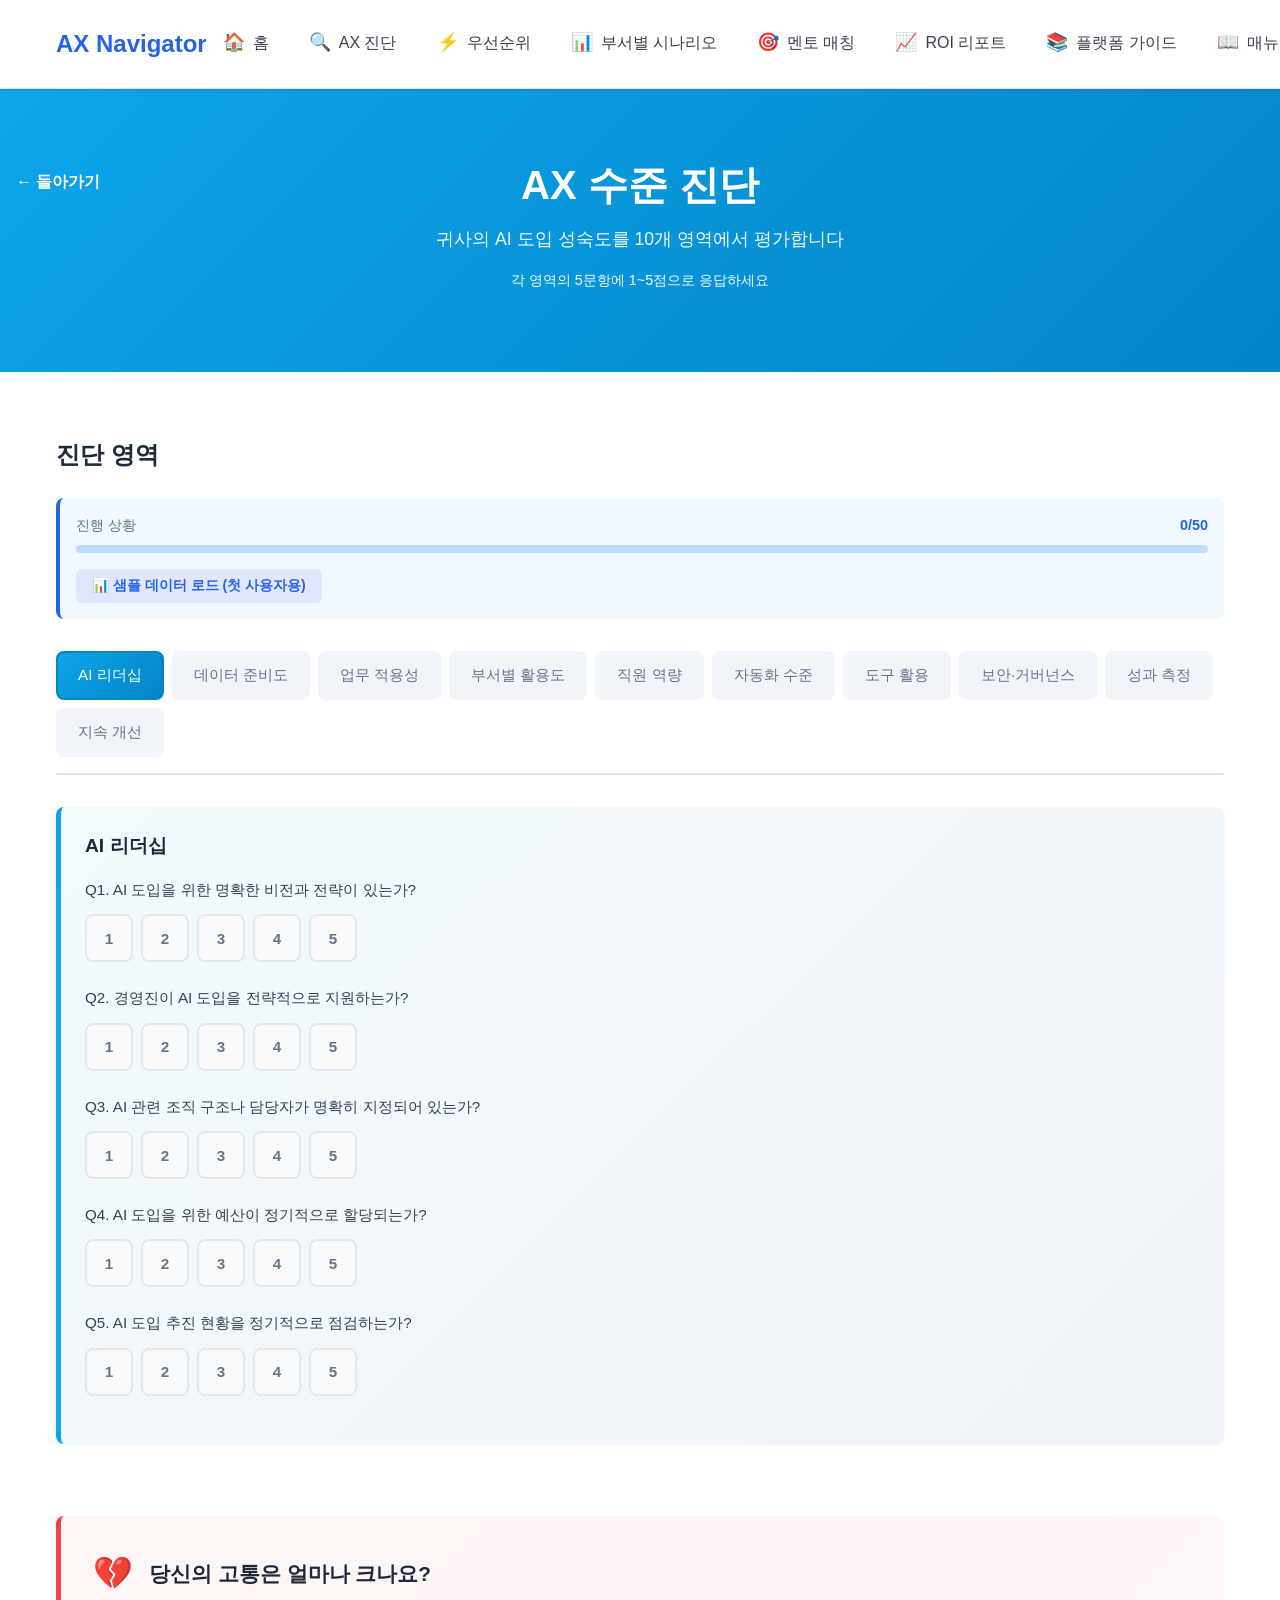
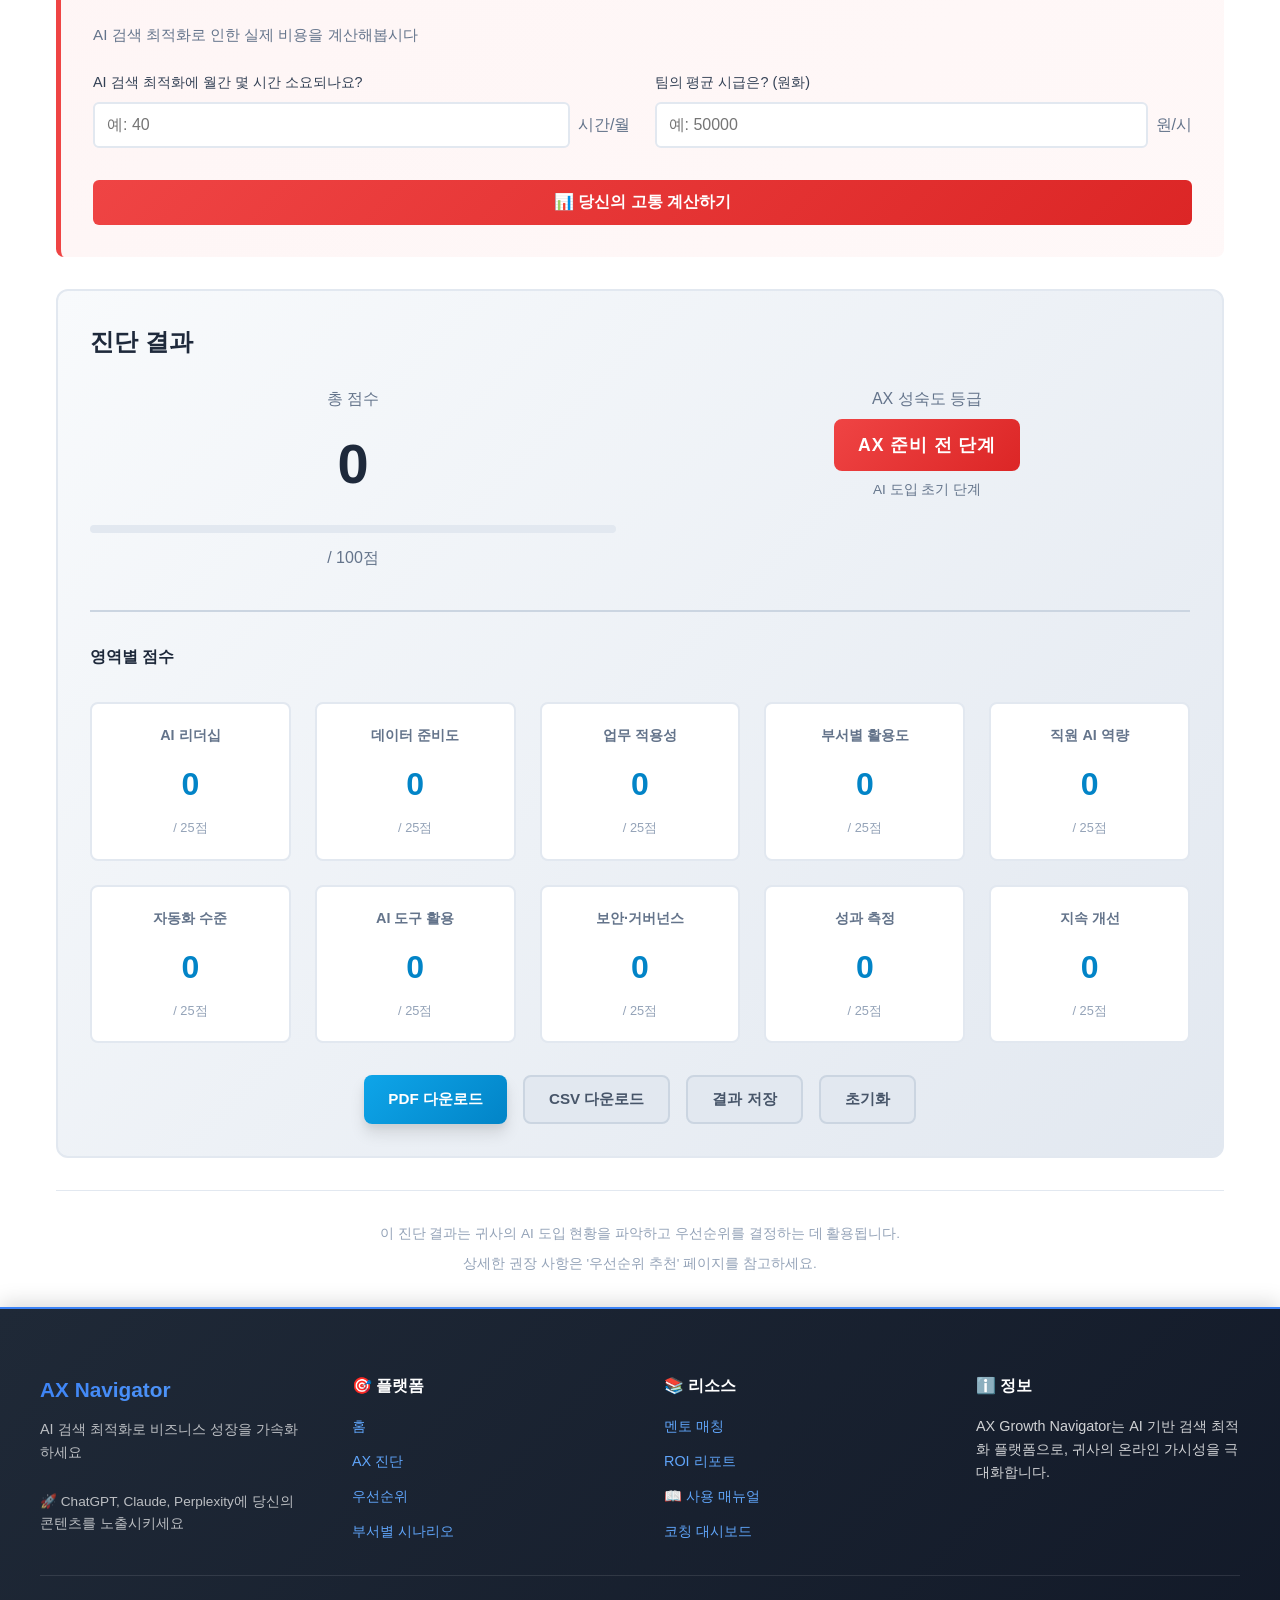
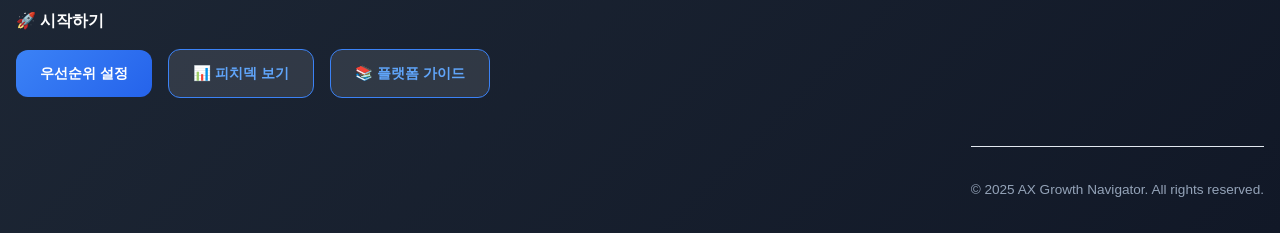
<file: diagnosis.html>
<!DOCTYPE html>
<html lang="ko">
<head>
    <meta charset="UTF-8">
    <meta name="viewport" content="width=device-width, initial-scale=1.0">
    <title>AX 진단 - AX Growth Navigator</title>
    <link rel="stylesheet" href="css/style.css">
    <style>
        :root {
            --blue-gradient: linear-gradient(135deg, #0ea5e9 0%, #0284c7 100%);
            --purple-gradient: linear-gradient(135deg, #a855f7 0%, #9333ea 100%);
            --slate-gradient: linear-gradient(135deg, #f8fafc 0%, #e2e8f0 100%);
            --green-gradient: linear-gradient(135deg, #10b981 0%, #059669 100%);
            --amber-gradient: linear-gradient(135deg, #f59e0b 0%, #d97706 100%);
            --red-gradient: linear-gradient(135deg, #ef4444 0%, #dc2626 100%);
        }

        * {
            margin: 0;
            padding: 0;
            box-sizing: border-box;
        }

        body {
            font-family: -apple-system, BlinkMacSystemFont, 'Segoe UI', Roboto, Oxygen, Ubuntu, Cantarell, sans-serif;
            background: #ffffff;
            color: #1e293b;
            line-height: 1.6;
        }

        .hero-section {
            background: var(--blue-gradient);
            padding: 4rem 2rem;
            text-align: center;
            color: white;
        }

        .hero-section h1 {
            font-size: 2.5rem;
            font-weight: 700;
            margin-bottom: 0.5rem;
        }

        .hero-section p {
            font-size: 1.1rem;
            opacity: 0.95;
            margin-bottom: 1rem;
        }

        .container {
            max-width: 1200px;
            margin: 0 auto;
            padding: 2rem 1rem;
        }

        .section-header {
            font-size: 1.5rem;
            font-weight: 600;
            margin: 2rem 0 1.5rem 0;
            color: #1e293b;
        }

        .tabs-container {
            display: flex;
            gap: 0.5rem;
            margin-bottom: 2rem;
            border-bottom: 2px solid #e2e8f0;
            flex-wrap: wrap;
            overflow-x: auto;
            padding-bottom: 1rem;
        }

        .tab-button {
            padding: 0.75rem 1.25rem;
            background: #f1f5f9;
            border: 2px solid transparent;
            border-radius: 0.5rem;
            cursor: pointer;
            font-size: 0.95rem;
            font-weight: 500;
            color: #64748b;
            transition: all 0.3s ease;
            white-space: nowrap;
        }

        .tab-button:hover {
            background: #e2e8f0;
            color: #475569;
        }

        .tab-button.active {
            background: var(--blue-gradient);
            color: white;
            border-color: #0284c7;
        }

        .tab-content {
            display: none;
        }

        .tab-content.active {
            display: block;
            animation: fadeIn 0.3s ease;
        }

        @keyframes fadeIn {
            from {
                opacity: 0;
                transform: translateY(10px);
            }
            to {
                opacity: 1;
                transform: translateY(0);
            }
        }

        .area-card {
            border-left: 5px solid;
            border-radius: 0.5rem;
            padding: 1.5rem;
            margin-bottom: 1.5rem;
            background: #ffffff;
            box-shadow: 0 1px 3px rgba(0, 0, 0, 0.05);
            transition: all 0.3s ease;
        }

        .area-card:hover {
            transform: translateY(-4px);
            box-shadow: 0 4px 12px rgba(0, 0, 0, 0.1);
        }

        .area-card.leadership {
            border-left-color: #0ea5e9;
            background: linear-gradient(135deg, rgba(14, 165, 233, 0.05) 0%, rgba(226, 232, 240, 0.5) 100%);
        }

        .area-card.data {
            border-left-color: #8b5cf6;
            background: linear-gradient(135deg, rgba(139, 92, 246, 0.05) 0%, rgba(226, 232, 240, 0.5) 100%);
        }

        .area-card.application {
            border-left-color: #10b981;
            background: linear-gradient(135deg, rgba(16, 185, 129, 0.05) 0%, rgba(226, 232, 240, 0.5) 100%);
        }

        .area-card.adoption {
            border-left-color: #f59e0b;
            background: linear-gradient(135deg, rgba(245, 158, 11, 0.05) 0%, rgba(226, 232, 240, 0.5) 100%);
        }

        .area-card.competency {
            border-left-color: #ec4899;
            background: linear-gradient(135deg, rgba(236, 72, 153, 0.05) 0%, rgba(226, 232, 240, 0.5) 100%);
        }

        .area-card.automation {
            border-left-color: #6366f1;
            background: linear-gradient(135deg, rgba(99, 102, 241, 0.05) 0%, rgba(226, 232, 240, 0.5) 100%);
        }

        .area-card.tools {
            border-left-color: #14b8a6;
            background: linear-gradient(135deg, rgba(20, 184, 166, 0.05) 0%, rgba(226, 232, 240, 0.5) 100%);
        }

        .area-card.governance {
            border-left-color: #ef4444;
            background: linear-gradient(135deg, rgba(239, 68, 68, 0.05) 0%, rgba(226, 232, 240, 0.5) 100%);
        }

        .area-card.measurement {
            border-left-color: #f97316;
            background: linear-gradient(135deg, rgba(249, 115, 22, 0.05) 0%, rgba(226, 232, 240, 0.5) 100%);
        }

        .area-card.improvement {
            border-left-color: #06b6d4;
            background: linear-gradient(135deg, rgba(6, 182, 212, 0.05) 0%, rgba(226, 232, 240, 0.5) 100%);
        }

        .area-title {
            font-size: 1.2rem;
            font-weight: 600;
            margin-bottom: 1rem;
            color: #1e293b;
        }

        .question-group {
            margin-bottom: 1.5rem;
        }

        .question-label {
            display: flex;
            justify-content: space-between;
            align-items: center;
            margin-bottom: 0.75rem;
            font-weight: 500;
            color: #334155;
            font-size: 0.95rem;
        }

        .rating-scale {
            display: flex;
            gap: 0.5rem;
            flex-wrap: wrap;
        }

        .rating-btn {
            width: 3rem;
            height: 3rem;
            border: 2px solid #e2e8f0;
            border-radius: 0.5rem;
            background: #f8fafc;
            cursor: pointer;
            font-weight: 600;
            font-size: 0.95rem;
            color: #64748b;
            transition: all 0.2s ease;
        }

        .rating-btn:hover {
            border-color: #cbd5e1;
            background: #f1f5f9;
        }

        .rating-btn.selected {
            background: var(--blue-gradient);
            color: white;
            border-color: #0284c7;
        }

        .rating-btn.selected.score-1 {
            background: var(--red-gradient);
            border-color: #dc2626;
        }

        .rating-btn.selected.score-2 {
            background: linear-gradient(135deg, #f97316 0%, #ea580c 100%);
            border-color: #ea580c;
        }

        .rating-btn.selected.score-3 {
            background: linear-gradient(135deg, #eab308 0%, #ca8a04 100%);
            border-color: #ca8a04;
        }

        .rating-btn.selected.score-4 {
            background: linear-gradient(135deg, #84cc16 0%, #65a30d 100%);
            border-color: #65a30d;
        }

        .rating-btn.selected.score-5 {
            background: var(--green-gradient);
            border-color: #059669;
        }

        .score-display {
            font-size: 0.85rem;
            color: #64748b;
            margin-top: 0.5rem;
        }

        .results-section {
            background: var(--slate-gradient);
            border-radius: 0.75rem;
            padding: 2rem;
            margin-top: 2rem;
            border: 2px solid #e2e8f0;
        }

        .results-title {
            font-size: 1.5rem;
            font-weight: 700;
            margin-bottom: 1.5rem;
            color: #1e293b;
        }

        .score-display-main {
            display: flex;
            gap: 3rem;
            margin-bottom: 2rem;
            flex-wrap: wrap;
        }

        .score-item {
            flex: 1;
            min-width: 200px;
            text-align: center;
        }

        .score-number {
            font-size: 3.5rem;
            font-weight: 800;
            margin-bottom: 0.5rem;
        }

        .score-label {
            font-size: 1rem;
            color: #64748b;
            margin-bottom: 0.5rem;
        }

        .score-bar {
            width: 100%;
            height: 8px;
            background: #e2e8f0;
            border-radius: 4px;
            overflow: hidden;
            margin-top: 1rem;
        }

        .score-bar-fill {
            height: 100%;
            transition: width 0.5s ease;
        }

        .grade-badge {
            display: inline-block;
            padding: 0.75rem 1.5rem;
            border-radius: 0.5rem;
            font-weight: 700;
            font-size: 1.1rem;
            color: white;
            text-transform: uppercase;
            letter-spacing: 0.05em;
        }

        .grade-badge.ax-intro {
            background: var(--red-gradient);
        }

        .grade-badge.ax-foundation {
            background: linear-gradient(135deg, #f97316 0%, #ea580c 100%);
        }

        .grade-badge.ax-accelerator {
            background: linear-gradient(135deg, #eab308 0%, #ca8a04 100%);
        }

        .grade-badge.ax-advanced {
            background: linear-gradient(135deg, #84cc16 0%, #65a30d 100%);
        }

        .grade-badge.ax-leader {
            background: var(--green-gradient);
        }

        .grade-label {
            font-size: 0.85rem;
            color: #64748b;
            margin-top: 0.5rem;
        }

        .area-scores {
            display: grid;
            grid-template-columns: repeat(auto-fit, minmax(200px, 1fr));
            gap: 1.5rem;
            margin-top: 2rem;
        }

        .area-score-card {
            background: #ffffff;
            border-radius: 0.5rem;
            padding: 1.25rem;
            border: 2px solid #e2e8f0;
            text-align: center;
        }

        .area-score-card h4 {
            font-size: 0.9rem;
            color: #64748b;
            margin-bottom: 0.75rem;
            font-weight: 600;
        }

        .area-score-number {
            font-size: 2rem;
            font-weight: 800;
            color: #0284c7;
            margin-bottom: 0.5rem;
        }

        .area-score-max {
            font-size: 0.8rem;
            color: #94a3b8;
        }

        .action-buttons {
            display: flex;
            gap: 1rem;
            margin-top: 2rem;
            flex-wrap: wrap;
            justify-content: center;
        }

        .btn {
            padding: 0.75rem 1.5rem;
            border: none;
            border-radius: 0.5rem;
            cursor: pointer;
            font-weight: 600;
            font-size: 0.95rem;
            transition: all 0.3s ease;
            text-decoration: none;
            display: inline-block;
        }

        .btn-primary {
            background: var(--blue-gradient);
            color: white;
        }

        .btn-primary:hover {
            transform: translateY(-2px);
            box-shadow: 0 4px 12px rgba(2, 132, 199, 0.3);
        }

        .btn-secondary {
            background: #e2e8f0;
            color: #475569;
            border: 2px solid #cbd5e1;
        }

        .btn-secondary:hover {
            background: #cbd5e1;
            color: #334155;
        }

        .footer-info {
            font-size: 0.85rem;
            color: #94a3b8;
            margin-top: 2rem;
            padding-top: 2rem;
            border-top: 1px solid #e2e8f0;
            text-align: center;
        }

        @media (max-width: 768px) {
            .hero-section h1 {
                font-size: 1.75rem;
            }

            .hero-section p {
                font-size: 1rem;
            }

            .container {
                padding: 1rem 0.75rem;
            }

            .section-header {
                font-size: 1.25rem;
            }

            .tabs-container {
                gap: 0.25rem;
            }

            .tab-button {
                padding: 0.5rem 0.75rem;
                font-size: 0.85rem;
            }

            .score-display-main {
                gap: 1.5rem;
            }

            .area-scores {
                grid-template-columns: 1fr;
            }

            .score-number {
                font-size: 2.5rem;
            }

            .action-buttons {
                flex-direction: column;
            }

            .btn {
                width: 100%;
                text-align: center;
            }
        }

        @media print {
            body {
                background: white;
            }

            .hero-section {
                page-break-after: avoid;
            }

            .results-section {
                page-break-inside: avoid;
            }

            .area-card {
                page-break-inside: avoid;
            }

            .tabs-container,
            .tab-button,
            .action-buttons {
                display: none;
            }

            .container {
                max-width: 100%;
                padding: 0;
            }
        }
    </style>
</head>
<body>
    <!-- 상단 네비게이션 바 -->
    <header class="navbar">
        <div class="navbar-container">
            <div class="navbar-brand">
                <h2 class="navbar-title">AX Navigator</h2>
            </div>
            <button class="navbar-toggle" id="navbarToggle">☰</button>
            <nav class="navbar-nav" id="navbarNav">
                <ul class="nav-menu">
                    <li class="nav-item">
                        <a href="index.html" class="nav-link">
                            <span class="nav-icon">🏠</span>
                            <span class="nav-text">홈</span>
                        </a>
                    </li>
                    <li class="nav-item active">
                        <a href="diagnosis.html" class="nav-link">
                            <span class="nav-icon">🔍</span>
                            <span class="nav-text">AX 진단</span>
                        </a>
                    </li>
                    <li class="nav-item">
                        <a href="priority.html" class="nav-link">
                            <span class="nav-icon">⚡</span>
                            <span class="nav-text">우선순위</span>
                        </a>
                    </li>
                    <li class="nav-item">
                        <a href="scenarios.html" class="nav-link">
                            <span class="nav-icon">📊</span>
                            <span class="nav-text">부서별 시나리오</span>
                        </a>
                    </li>
                    <li class="nav-item">
                        <a href="mentor-matching.html" class="nav-link">
                            <span class="nav-icon">🎯</span>
                            <span class="nav-text">멘토 매칭</span>
                        </a>
                    </li>
                    <li class="nav-item">
                        <a href="report.html" class="nav-link">
                            <span class="nav-icon">📈</span>
                            <span class="nav-text">ROI 리포트</span>
                        </a>
                    </li>
                    <li class="nav-item">
                        <a href="platform-guide.html" class="nav-link">
                            <span class="nav-icon">📚</span>
                            <span class="nav-text">플랫폼 가이드</span>
                        </a>
                    </li>
                    <li class="nav-item">
                        <a href="manual.html" class="nav-link" target="_blank">
                            <span class="nav-icon">📖</span>
                            <span class="nav-text">매뉴얼</span>
                        </a>
                    </li>
                </ul>
            </nav>
        </div>
    </header>

    <section class="hero-section">
        <div style="position: absolute; top: 5rem; left: 1rem;">
            <a href="index.html" style="color: white; text-decoration: none; font-weight: 600; display: flex; align-items: center; gap: 0.5rem;">
                ← 돌아가기
            </a>
        </div>
        <h1>AX 수준 진단</h1>
        <p>귀사의 AI 도입 성숙도를 10개 영역에서 평가합니다</p>
        <p style="font-size: 0.9rem; margin-top: 1rem;">각 영역의 5문항에 1~5점으로 응답하세요</p>
    </section>

    <div class="container">
        <div class="section-header">진단 영역</div>

        <!-- 진단 진행 상황 표시 및 샘플 데이터 로드 -->
        <div style="margin-bottom: 2rem; padding: 1rem; background: #f0f9ff; border-radius: 0.5rem; border-left: 4px solid #2563eb;">
            <div style="display: flex; justify-content: space-between; align-items: center; margin-bottom: 0.5rem;">
                <span style="font-size: 0.9rem; color: #64748b;">진행 상황</span>
                <span style="font-size: 0.9rem; color: #2563eb; font-weight: 600;"><span id="answered-count">0</span>/50</span>
            </div>
            <div style="width: 100%; height: 8px; background: #bfdbfe; border-radius: 4px; overflow: hidden;">
                <div id="progress-bar" style="height: 100%; background: #2563eb; width: 0%; transition: width 0.3s ease;"></div>
            </div>
            <button onclick="loadSampleData()" style="margin-top: 1rem; padding: 0.5rem 1rem; background: #e0e7ff; border: none; border-radius: 0.375rem; color: #2563eb; font-weight: 600; font-size: 0.875rem; cursor: pointer; transition: all 0.2s;">
                📊 샘플 데이터 로드 (첫 사용자용)
            </button>
        </div>

        <div class="tabs-container">
            <button class="tab-button active" data-tab="0">AI 리더십</button>
            <button class="tab-button" data-tab="1">데이터 준비도</button>
            <button class="tab-button" data-tab="2">업무 적용성</button>
            <button class="tab-button" data-tab="3">부서별 활용도</button>
            <button class="tab-button" data-tab="4">직원 역량</button>
            <button class="tab-button" data-tab="5">자동화 수준</button>
            <button class="tab-button" data-tab="6">도구 활용</button>
            <button class="tab-button" data-tab="7">보안·거버넌스</button>
            <button class="tab-button" data-tab="8">성과 측정</button>
            <button class="tab-button" data-tab="9">지속 개선</button>
        </div>

        <div id="areas-container"></div>

        <!-- 🆕 고통 측정 섹션 (Pain-Quantification Coaching) -->
        <div id="pain-quantification-section" style="margin-top: 3rem; padding: 2rem; background: linear-gradient(135deg, rgba(239, 68, 68, 0.05) 0%, rgba(248, 113, 113, 0.05) 100%); border-left: 5px solid #ef4444; border-radius: 0.5rem;">
            <div style="display: flex; align-items: center; gap: 1rem; margin-bottom: 1.5rem;">
                <span style="font-size: 2rem;">💔</span>
                <h3 style="margin: 0; font-size: 1.3rem; color: #1e293b; font-weight: 600;">당신의 고통은 얼마나 크나요?</h3>
            </div>

            <p style="color: #64748b; margin-bottom: 1.5rem; font-size: 0.95rem;">AI 검색 최적화로 인한 실제 비용을 계산해봅시다</p>

            <div style="display: grid; grid-template-columns: 1fr 1fr; gap: 1.5rem; margin-bottom: 2rem;">
                <!-- 입력 필드 1: 월간 시간 -->
                <div>
                    <label style="display: block; margin-bottom: 0.5rem; font-weight: 500; color: #334155; font-size: 0.9rem;">
                        AI 검색 최적화에 월간 몇 시간 소요되나요?
                    </label>
                    <div style="display: flex; gap: 0.5rem;">
                        <input type="number" id="pain-hours" placeholder="예: 40" min="0" max="1000" style="flex: 1; padding: 0.75rem; border: 2px solid #e2e8f0; border-radius: 0.375rem; font-size: 1rem;" />
                        <span style="display: flex; align-items: center; color: #64748b; font-weight: 500;">시간/월</span>
                    </div>
                </div>

                <!-- 입력 필드 2: 시급 -->
                <div>
                    <label style="display: block; margin-bottom: 0.5rem; font-weight: 500; color: #334155; font-size: 0.9rem;">
                        팀의 평균 시급은? (원화)
                    </label>
                    <div style="display: flex; gap: 0.5rem;">
                        <input type="number" id="pain-hourly-rate" placeholder="예: 50000" min="0" max="200000" style="flex: 1; padding: 0.75rem; border: 2px solid #e2e8f0; border-radius: 0.375rem; font-size: 1rem;" />
                        <span style="display: flex; align-items: center; color: #64748b; font-weight: 500;">원/시</span>
                    </div>
                </div>
            </div>

            <!-- 버튼 -->
            <button onclick="calculatePain()" style="width: 100%; padding: 0.75rem; background: linear-gradient(135deg, #ef4444 0%, #dc2626 100%); color: white; border: none; border-radius: 0.375rem; font-weight: 600; font-size: 1rem; cursor: pointer; transition: all 0.2s;">
                📊 당신의 고통 계산하기
            </button>

            <!-- 결과 표시 영역 -->
            <div id="pain-result" style="display: none; margin-top: 2rem; padding: 1.5rem; background: white; border-radius: 0.5rem; border: 2px solid #fecaca;">
                <div style="margin-bottom: 1rem;">
                    <p style="margin: 0; color: #64748b; font-size: 0.9rem;">월간 고통 (기회비용)</p>
                    <div style="display: flex; align-items: baseline; gap: 0.5rem; margin-top: 0.5rem;">
                        <span id="pain-amount" style="font-size: 2rem; font-weight: 700; color: #ef4444;">₩0</span>
                        <span style="color: #64748b;">/월</span>
                    </div>
                </div>

                <div style="padding-top: 1rem; border-top: 1px solid #e2e8f0;">
                    <p style="margin: 0 0 1rem 0; color: #64748b; font-size: 0.85rem;">📊 벤치마크 비교</p>
                    <div style="display: flex; justify-content: space-between; align-items: center;">
                        <div>
                            <p style="margin: 0; color: #1e293b; font-weight: 600;">당신</p>
                            <p id="user-amount" style="margin: 0; font-size: 1.5rem; color: #ef4444; font-weight: 700;">₩0</p>
                        </div>
                        <div style="text-align: center;">
                            <p style="margin: 0; color: #64748b; font-size: 0.85rem;">vs 평균</p>
                        </div>
                        <div>
                            <p style="margin: 0; color: #1e293b; font-weight: 600;">평균 기업</p>
                            <p style="margin: 0; font-size: 1.5rem; color: #0ea5e9; font-weight: 700;">₩1,800,000</p>
                        </div>
                    </div>
                    <div id="pain-insight" style="margin-top: 1rem; padding: 1rem; background: #fef2f2; border-left: 3px solid #ef4444; border-radius: 0.25rem;">
                        <p id="pain-message" style="margin: 0; color: #991b1b; font-weight: 500; font-size: 0.95rem;"></p>
                    </div>
                </div>
            </div>
        </div>

        <div class="results-section">
            <div class="results-title">진단 결과</div>

            <div class="score-display-main">
                <div class="score-item">
                    <div class="score-label">총 점수</div>
                    <div class="score-number" id="total-score">0</div>
                    <div class="score-bar">
                        <div class="score-bar-fill" id="total-score-bar" style="background: var(--blue-gradient); width: 0%;"></div>
                    </div>
                    <div class="score-label" style="margin-top: 0.75rem;">/ 100점</div>
                </div>

                <div class="score-item">
                    <div class="score-label">AX 성숙도 등급</div>
                    <div class="grade-badge" id="grade-badge">AX 준비 전 단계</div>
                    <div class="grade-label" id="grade-description">AI 도입 초기 단계</div>
                </div>
            </div>

            <div style="border-top: 2px solid #cbd5e1; padding-top: 2rem; margin-top: 2rem;">
                <div style="font-weight: 600; color: #1e293b; margin-bottom: 1rem;">영역별 점수</div>
                <div class="area-scores" id="area-scores-container"></div>
            </div>

            <div class="action-buttons">
                <button class="btn btn-primary" onclick="window.print()">PDF 다운로드</button>
                <button class="btn btn-secondary" onclick="downloadAsCSV()">CSV 다운로드</button>
                <button class="btn btn-secondary" onclick="saveToLocalStorage()">결과 저장</button>
                <button class="btn btn-secondary" onclick="resetDiagnosis()">초기화</button>
            </div>
        </div>

        <div class="footer-info">
            <p>이 진단 결과는 귀사의 AI 도입 현황을 파악하고 우선순위를 결정하는 데 활용됩니다.</p>
            <p style="margin-top: 0.5rem;">상세한 권장 사항은 '우선순위 추천' 페이지를 참고하세요.</p>
        </div>
    </div>

    <!-- 프리미엄 푸터 -->
    <footer class="footer">
        <div class="footer-content">
            <!-- 브랜드 섹션 -->
            <div class="footer-left">
                <h3>AX Navigator</h3>
                <p>AI 검색 최적화로 비즈니스 성장을 가속화하세요</p>
                <p style="font-size: 0.85rem; margin-top: 1rem;">🚀 ChatGPT, Claude, Perplexity에 당신의 콘텐츠를 노출시키세요</p>
            </div>

            <!-- 빠른 네비게이션 -->
            <div class="footer-section">
                <div class="footer-section-title">🎯 플랫폼</div>
                <div class="footer-section-links">
                    <a href="index.html" class="footer-link">홈</a>
                    <a href="diagnosis.html" class="footer-link">AX 진단</a>
                    <a href="priority.html" class="footer-link">우선순위</a>
                    <a href="scenarios.html" class="footer-link">부서별 시나리오</a>
                </div>
            </div>

            <!-- 리소스 -->
            <div class="footer-section">
                <div class="footer-section-title">📚 리소스</div>
                <div class="footer-section-links">
                    <a href="mentor-matching.html" class="footer-link">멘토 매칭</a>
                    <a href="report.html" class="footer-link">ROI 리포트</a>
                    <a href="manual.html" target="_blank" class="footer-link">📖 사용 매뉴얼</a>
                    <a href="coaching-dashboard.html" class="footer-link">코칭 대시보드</a>
                </div>
            </div>

            <!-- 정보 -->
            <div class="footer-section">
                <div class="footer-section-title">ℹ️ 정보</div>
                <div class="footer-section-links">
                    <p style="font-size: 0.9rem; color: rgba(255, 255, 255, 0.8); margin: 0;">
                        AX Growth Navigator는 AI 기반 검색 최적화 플랫폼으로, 귀사의 온라인 가시성을 극대화합니다.
                    </p>
                </div>
            </div>
        </div>

        <!-- CTA 버튼 -->
        <div style="grid-column: 1 / -1;">
            <div class="footer-section-title">🚀 시작하기</div>
            <div class="footer-buttons">
                <a href="priority.html" class="footer-btn footer-btn-primary">우선순위 설정</a>
                <a href="pitch-deck.html" class="footer-btn footer-btn-secondary">📊 피치덱 보기</a>
                <a href="platform-guide.html" class="footer-btn footer-btn-secondary">📚 플랫폼 가이드</a>
            </div>
        </div>

        <!-- 저작권 및 하단 정보 -->
        <div class="footer-right">
            <div class="footer-info">
                <p>&copy; 2025 AX Growth Navigator. All rights reserved.</p>
            </div>
        </div>
    </footer>

    <script>
        // 네비게이션 바 토글 (모바일)
        document.addEventListener('DOMContentLoaded', () => {
            const navbarToggle = document.getElementById('navbarToggle');
            const navbarNav = document.getElementById('navbarNav');

            if (navbarToggle && navbarNav) {
                navbarToggle.addEventListener('click', () => {
                    navbarNav.classList.toggle('open');
                });

                const navLinks = navbarNav.querySelectorAll('.nav-link');
                navLinks.forEach(link => {
                    link.addEventListener('click', () => {
                        navbarNav.classList.remove('open');
                    });
                });
            }
        });
    </script>

    <script>
        const areas = [
            {
                name: 'AI 리더십',
                key: 'leadership',
                class: 'leadership',
                questions: [
                    'AI 도입을 위한 명확한 비전과 전략이 있는가?',
                    '경영진이 AI 도입을 전략적으로 지원하는가?',
                    'AI 관련 조직 구조나 담당자가 명확히 지정되어 있는가?',
                    'AI 도입을 위한 예산이 정기적으로 할당되는가?',
                    'AI 도입 추진 현황을 정기적으로 점검하는가?'
                ]
            },
            {
                name: '데이터 준비도',
                key: 'data',
                class: 'data',
                questions: [
                    '필요한 비즈니스 데이터가 충분히 확보되어 있는가?',
                    '데이터의 품질(정확성, 일관성)이 양호한가?',
                    '데이터가 표준화된 형식으로 통합 관리되고 있는가?',
                    '데이터 접근성과 활용 권한 관리가 적절히 이루어지는가?',
                    '데이터 거버넌스 정책이 있고 실행되는가?'
                ]
            },
            {
                name: '업무 적용성',
                key: 'application',
                class: 'application',
                questions: [
                    'AI로 자동화 또는 개선할 수 있는 주요 업무 프로세스가 있는가?',
                    '식별된 AI 적용 업무가 현실적으로 추진 가능한가?',
                    'AI 솔루션으로 기대할 수 있는 비즈니스 가치가 명확한가?',
                    '기존 시스템과의 통합이 기술적으로 가능한가?',
                    'AI 도입으로 인한 업무 프로세스 변경에 대한 계획이 있는가?'
                ]
            },
            {
                name: '부서별 활용도',
                key: 'adoption',
                class: 'adoption',
                questions: [
                    '영업·마케팅 부서에서 AI 도구를 활용 중인가?',
                    '고객 서비스 부서에서 AI 도구를 활용 중인가?',
                    'HR/인사 부서에서 AI 도구를 활용 중인가?',
                    '재무·회계 부서에서 AI 도구를 활용 중인가?',
                    '전략·기획 부서에서 AI 도구를 활용 중인가?'
                ]
            },
            {
                name: '직원 AI 역량',
                key: 'competency',
                class: 'competency',
                questions: [
                    '직원들이 AI 기초 개념을 이해하고 있는가?',
                    'AI 도구 사용법에 대한 교육이 정기적으로 제공되는가?',
                    'AI 문제 해결 능력을 갖춘 인력이 충분한가?',
                    '직원들의 AI에 대한 관심과 수용도가 높은가?',
                    '부서별 AI 리더 또는 챔피언이 존재하는가?'
                ]
            },
            {
                name: '자동화 수준',
                key: 'automation',
                class: 'automation',
                questions: [
                    '자동화된 업무 프로세스(RPA, 워크플로우 등)가 있는가?',
                    '자동화된 데이터 수집·처리 시스템이 운영 중인가?',
                    '자동 보고서 또는 리포트 생성 시스템이 있는가?',
                    '반복적인 의사결정 프로세스가 자동화되어 있는가?',
                    '자동화 수준이 지속적으로 확대되고 있는가?'
                ]
            },
            {
                name: 'AI 도구 활용',
                key: 'tools',
                class: 'tools',
                questions: [
                    'ChatGPT, Claude 등 생성형 AI 도구를 도입했는가?',
                    '업무별 맞춤형 AI 솔루션(챗봇, 분석 도구 등)을 사용 중인가?',
                    'AI 도구에 대한 라이선스 관리가 체계적으로 이루어지는가?',
                    '새로운 AI 기술 도입을 위한 검증 절차가 있는가?',
                    '직원들이 승인된 AI 도구를 자유롭게 사용할 수 있는가?'
                ]
            },
            {
                name: '보안·거버넌스',
                key: 'governance',
                class: 'governance',
                questions: [
                    'AI 도구 및 데이터 사용 가이드라인이 있는가?',
                    '개인정보 보호와 데이터 보안 정책이 마련되어 있는가?',
                    'AI 모델의 투명성과 설명 가능성 기준이 있는가?',
                    'AI 도구 사용으로 인한 리스크를 정기적으로 평가하는가?',
                    'AI 거버넌스 관련 정책이 정기적으로 검토·업데이트되는가?'
                ]
            },
            {
                name: '성과 측정',
                key: 'measurement',
                class: 'measurement',
                questions: [
                    'AI 도입 사업의 성공 지표(KPI)가 정의되어 있는가?',
                    '정량적 성과(비용 절감, 매출 증가 등)를 측정하고 있는가?',
                    '정성적 성과(직원 만족도, 고객 경험 등)를 평가하고 있는가?',
                    'AI 도입으로 인한 ROI를 계산하고 있는가?',
                    '성과 측정 결과를 다음 추진 계획에 반영하고 있는가?'
                ]
            },
            {
                name: '지속 개선',
                key: 'improvement',
                class: 'improvement',
                questions: [
                    'AI 도입 과정에서 발생하는 문제점을 지속적으로 수집하는가?',
                    '직원 피드백을 반영하여 AI 도구나 프로세스를 개선하는가?',
                    'AI 기술 및 시장 트렌드를 정기적으로 모니터링하는가?',
                    '벤치마킹을 통해 업계 우수 사례를 학습하고 있는가?',
                    '지속 개선을 위한 전담 조직이나 프로세스가 있는가?'
                ]
            }
        ];

        const gradeThresholds = [
            { score: 0, grade: 'AX 준비 전 단계', label: '(0~20점)', description: 'AI 도입 초기 단계' },
            { score: 21, grade: 'AX 입문자', label: '(21~40점)', description: 'AI 도입 초기, 전략 수립 필요' },
            { score: 41, grade: 'AX 재단자', label: '(41~60점)', description: 'AI 기초 구축 단계, 확대 필요' },
            { score: 61, grade: 'AX 가속자', label: '(61~80점)', description: 'AI 활발한 도입, 최적화 추진' },
            { score: 81, grade: 'AX 리더', label: '(81~100점)', description: 'AI 중심 경영, 지속 혁신' }
        ];

        let scores = {};

        // 진단 영역별 탭 및 질문 UI 생성
        // 10개 영역 × 5개 질문 = 50개 문항을 탭 기반 UI로 동적 생성
        function initializeAreas() {
            const container = document.getElementById('areas-container');
            container.innerHTML = '';

            areas.forEach((area, index) => {
                const content = document.createElement('div');
                content.className = `tab-content ${index === 0 ? 'active' : ''}`;
                content.id = `tab-${index}`;

                let questionsHTML = '';
                area.questions.forEach((question, qIndex) => {
                    const areaKey = area.key;
                    const questionKey = `${areaKey}-${qIndex}`;

                    questionsHTML += `
                        <div class="question-group">
                            <div class="question-label">
                                <span>Q${qIndex + 1}. ${question}</span>
                            </div>
                            <div class="rating-scale">
                                ${[1, 2, 3, 4, 5].map(score => `
                                    <button class="rating-btn" onclick="setScore('${questionKey}', ${score})" data-score="${score}" data-question="${questionKey}">
                                        ${score}
                                    </button>
                                `).join('')}
                            </div>
                            <div class="score-display" id="display-${questionKey}"></div>
                        </div>
                    `;
                });

                content.innerHTML = `
                    <div class="area-card ${area.class}">
                        <div class="area-title">${area.name}</div>
                        ${questionsHTML}
                    </div>
                `;

                container.appendChild(content);
            });

            loadFromLocalStorage();
            calculateScores();
        }

        // 특정 질문의 점수 기록 및 UI 업데이트 (1~5점)
        function setScore(questionKey, score) {
            scores[questionKey] = score;

            const buttons = document.querySelectorAll(`[data-question="${questionKey}"]`);
            buttons.forEach(btn => {
                btn.classList.remove('selected', 'score-1', 'score-2', 'score-3', 'score-4', 'score-5');
                if (parseInt(btn.dataset.score) === score) {
                    btn.classList.add('selected', `score-${score}`);
                }
            });

            const labels = ['', '매우 미흡', '미흡', '보통', '양호', '우수'];
            const colors = ['', '#ef4444', '#f97316', '#eab308', '#84cc16', '#10b981'];
            document.getElementById(`display-${questionKey}`).innerHTML = `${labels[score]} (${score}점)`;

            calculateScores();
        }

        // 실시간 점수 계산: 10개 영역 × 5점 = 최대 100점
        // 각 영역별 부분점(0~5)과 총점을 계산하여 진행바 업데이트
        function calculateScores() {
            const areaScores = {};
            let totalScore = 0;
            let answeredCount = 0;

            areas.forEach(area => {
                let areaTotal = 0;
                for (let i = 0; i < 5; i++) {
                    const questionKey = `${area.key}-${i}`;
                    if (scores[questionKey]) {
                        answeredCount++;
                    }
                    areaTotal += scores[questionKey] || 0;
                }
                areaScores[area.key] = areaTotal;
                totalScore += areaTotal;
            });

            document.getElementById('total-score').textContent = totalScore;
            const percentage = (totalScore / 100) * 100;
            document.getElementById('total-score-bar').style.width = percentage + '%';

            // 진행 상황 업데이트
            document.getElementById('answered-count').textContent = answeredCount;
            const progressPercentage = (answeredCount / 50) * 100;
            document.getElementById('progress-bar').style.width = progressPercentage + '%';

            updateGrade(totalScore);
            updateAreaScores(areaScores);
        }

        // 총점에 따른 성숙도 등급 결정 (준비전→입문→재단→가속→리더)
        // gradeThresholds 배열의 임계값과 비교하여 적절한 등급 배치
        function updateGrade(totalScore) {
            let grade = gradeThresholds[0];
            for (let i = gradeThresholds.length - 1; i >= 0; i--) {
                if (totalScore >= gradeThresholds[i].score) {
                    grade = gradeThresholds[i];
                    break;
                }
            }

            const gradeMap = {
                '준비 전': 'ax-intro',
                '입문': 'ax-foundation',
                '재단': 'ax-accelerator',
                '가속': 'ax-advanced',
                '리더': 'ax-leader'
            };

            let badgeClass = 'ax-intro';
            if (grade.grade.includes('준비 전')) badgeClass = 'ax-intro';
            else if (grade.grade.includes('입문')) badgeClass = 'ax-foundation';
            else if (grade.grade.includes('재단')) badgeClass = 'ax-accelerator';
            else if (grade.grade.includes('가속')) badgeClass = 'ax-advanced';
            else if (grade.grade.includes('리더')) badgeClass = 'ax-leader';

            const badge = document.getElementById('grade-badge');
            badge.className = `grade-badge ${badgeClass}`;
            badge.textContent = grade.grade;
            document.getElementById('grade-description').textContent = grade.description;
        }

        function updateAreaScores(areaScores) {
            const container = document.getElementById('area-scores-container');
            container.innerHTML = '';

            areas.forEach(area => {
                const score = areaScores[area.key];
                const card = document.createElement('div');
                card.className = 'area-score-card';
                card.innerHTML = `
                    <h4>${area.name}</h4>
                    <div class="area-score-number">${score}</div>
                    <div class="area-score-max">/ 25점</div>
                `;
                container.appendChild(card);
            });
        }

        // 샘플 데이터 로드: 첫 사용자가 앱 기능을 빠르게 체험하도록 미리 채워진 데이터 제공
        // 샘플 데이터: 중견 기업의 중간 수준 AI 도입 현황
        function loadSampleData() {
            const sampleScores = {
                'leadership-0': 3, 'leadership-1': 2, 'leadership-2': 2, 'leadership-3': 3, 'leadership-4': 2,
                'data-0': 3, 'data-1': 3, 'data-2': 2, 'data-3': 3, 'data-4': 2,
                'application-0': 4, 'application-1': 3, 'application-2': 4, 'application-3': 3, 'application-4': 2,
                'adoption-0': 3, 'adoption-1': 2, 'adoption-2': 2, 'adoption-3': 3, 'adoption-4': 2,
                'competency-0': 2, 'competency-1': 2, 'competency-2': 2, 'competency-3': 3, 'competency-4': 2,
                'automation-0': 3, 'automation-1': 2, 'automation-2': 3, 'automation-3': 2, 'automation-4': 2,
                'tools-0': 4, 'tools-1': 3, 'tools-2': 2, 'tools-3': 2, 'tools-4': 1,
                'governance-0': 2, 'governance-1': 2, 'governance-2': 1, 'governance-3': 2, 'governance-4': 1,
                'measurement-0': 3, 'measurement-1': 2, 'measurement-2': 2, 'measurement-3': 2, 'measurement-4': 2,
                'improvement-0': 2, 'improvement-1': 2, 'improvement-2': 2, 'improvement-3': 2, 'improvement-4': 1
            };

            scores = sampleScores;

            // UI 업데이트: 선택된 버튼에 스타일 적용
            Object.entries(sampleScores).forEach(([key, score]) => {
                const buttons = document.querySelectorAll(`[data-question="${key}"]`);
                buttons.forEach(btn => {
                    btn.classList.remove('selected', 'score-1', 'score-2', 'score-3', 'score-4', 'score-5');
                    if (parseInt(btn.dataset.score) === score) {
                        btn.classList.add('selected', `score-${score}`);
                    }
                });
                const labels = ['', '매우 미흡', '미흡', '보통', '양호', '우수'];
                document.getElementById(`display-${key}`).innerHTML = `${labels[score]} (${score}점)`;
            });

            calculateScores();
            alert('샘플 데이터가 로드되었습니다.\n중견 기업의 일반적인 AI 도입 수준을 반영한 데이터입니다.');
        }

        // 진단 결과를 CSV 파일로 다운로드
        function downloadAsCSV() {
            let csvContent = 'data:text/csv;charset=utf-8,';
            csvContent += '진단 영역,질문,점수,평가\n';

            areas.forEach(area => {
                area.questions.forEach((question, qIndex) => {
                    const questionKey = `${area.key}-${qIndex}`;
                    const score = scores[questionKey] || 0;
                    const labels = ['', '매우 미흡', '미흡', '보통', '양호', '우수'];
                    csvContent += `"${area.name}","${question}",${score},"${labels[score]}"\n`;
                });
            });

            const encodedUri = encodeURI(csvContent);
            const link = document.createElement('a');
            link.setAttribute('href', encodedUri);
            link.setAttribute('download', `AX진단_${new Date().toISOString().split('T')[0]}.csv`);
            document.body.appendChild(link);
            link.click();
            document.body.removeChild(link);
        }

        function saveToLocalStorage() {
            localStorage.setItem('ax-diagnosis-scores', JSON.stringify(scores));
            localStorage.setItem('ax-diagnosis-timestamp', new Date().toISOString());
            alert('진단 결과가 저장되었습니다.');
        }

        function loadFromLocalStorage() {
            const saved = localStorage.getItem('ax-diagnosis-scores');
            if (saved) {
                scores = JSON.parse(saved);
                Object.entries(scores).forEach(([key, score]) => {
                    const buttons = document.querySelectorAll(`[data-question="${key}"]`);
                    buttons.forEach(btn => {
                        btn.classList.remove('selected', 'score-1', 'score-2', 'score-3', 'score-4', 'score-5');
                        if (parseInt(btn.dataset.score) === score) {
                            btn.classList.add('selected', `score-${score}`);
                        }
                    });
                    const labels = ['', '매우 미흡', '미흡', '보통', '양호', '우수'];
                    document.getElementById(`display-${key}`).innerHTML = `${labels[score]} (${score}점)`;
                });
            }
        }

        function resetDiagnosis() {
            if (confirm('모든 진단 결과를 초기화하시겠습니까?')) {
                scores = {};
                localStorage.removeItem('ax-diagnosis-scores');
                localStorage.removeItem('ax-diagnosis-timestamp');
                document.querySelectorAll('.rating-btn').forEach(btn => {
                    btn.classList.remove('selected', 'score-1', 'score-2', 'score-3', 'score-4', 'score-5');
                });
                document.querySelectorAll('.score-display').forEach(el => {
                    el.innerHTML = '';
                });
                calculateScores();
            }
        }

        document.querySelectorAll('.tab-button').forEach(button => {
            button.addEventListener('click', () => {
                document.querySelectorAll('.tab-button').forEach(b => b.classList.remove('active'));
                document.querySelectorAll('.tab-content').forEach(c => c.classList.remove('active'));
                button.classList.add('active');
                document.getElementById(`tab-${button.dataset.tab}`).classList.add('active');
            });
        });

        // 🆕 고통 측정 (Pain-Quantification Coaching) 함수
        function calculatePain() {
            const hours = parseFloat(document.getElementById('pain-hours').value) || 0;
            const hourlyRate = parseFloat(document.getElementById('pain-hourly-rate').value) || 0;

            if (hours === 0 || hourlyRate === 0) {
                alert('시간과 시급을 입력해주세요');
                return;
            }

            // 월간 고통 비용 계산
            const monthlyPain = hours * hourlyRate;

            // 벤치마크 평균 (한국 중견기업)
            const benchmarkPain = 1800000;

            // 비교 비율
            const ratio = (monthlyPain / benchmarkPain * 100).toFixed(0);

            // 결과 표시
            const resultDiv = document.getElementById('pain-result');
            const amountDiv = document.getElementById('pain-amount');
            const userAmountDiv = document.getElementById('user-amount');
            const messageDiv = document.getElementById('pain-message');

            // 숫자 포매팅
            const formattedAmount = monthlyPain.toLocaleString('ko-KR');

            amountDiv.textContent = `₩${formattedAmount}`;
            userAmountDiv.textContent = `₩${formattedAmount}`;

            // 코칭 메시지 생성
            let message = '';
            if (monthlyPain < 500000) {
                message = '💭 더 깊이 파고드세요. 숨겨진 비용은?\n• 직원 이직 비용\n• 기회비용 (못 한 캠페인)\n• 의사결정 지연';
            } else if (monthlyPain < benchmarkPain) {
                message = `📊 평균보다 ${(100 - ratio)}% 적습니다.\n이 기회비용을 기억하세요. 3개월 후 ROI 계산에 쓰입니다.`;
            } else {
                message = `🚨 평균보다 ${(ratio - 100)}% 더 많습니다!\n이제 개선할 시간입니다.`;
            }

            messageDiv.textContent = message;
            resultDiv.style.display = 'block';

            // 결과 저장
            localStorage.setItem('ax-pain-hours', hours);
            localStorage.setItem('ax-pain-rate', hourlyRate);
            localStorage.setItem('ax-pain-amount', monthlyPain);
        }

        initializeAreas();
    </script>
</body>
</html>
</file>
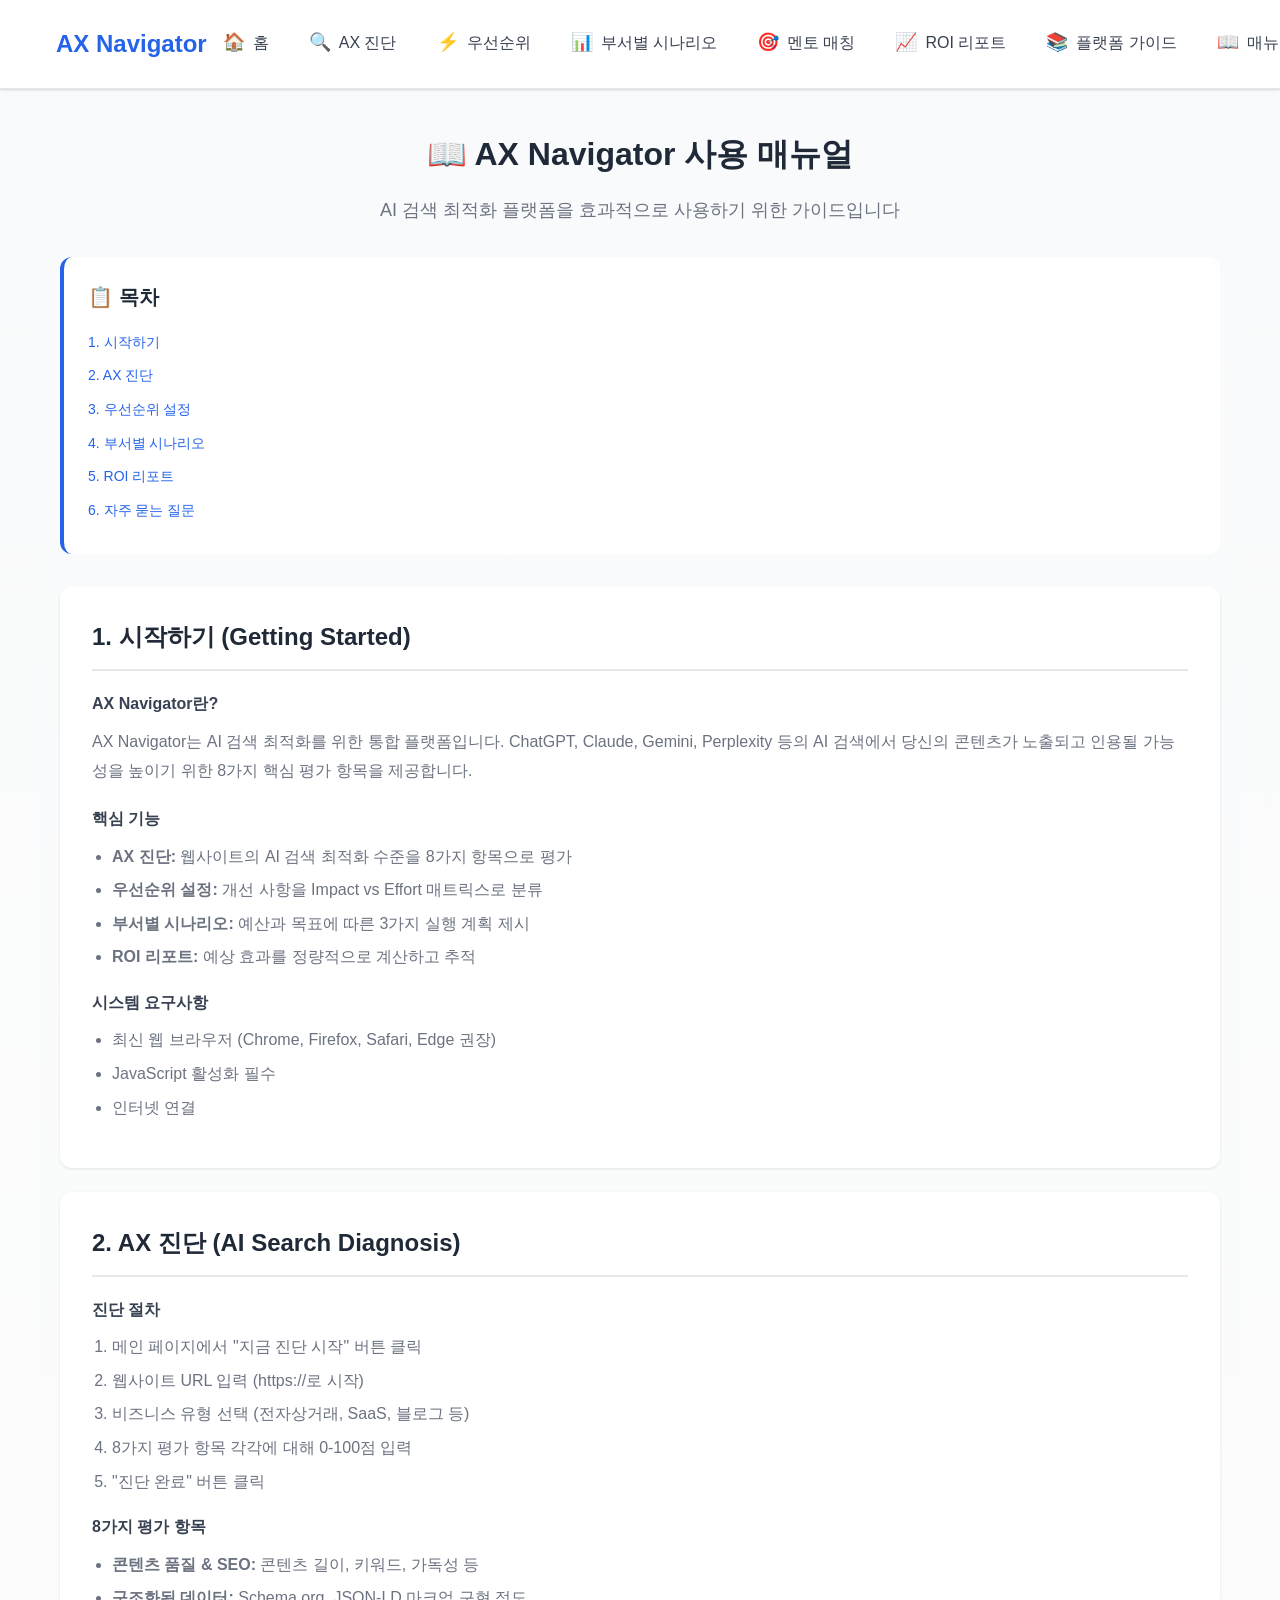
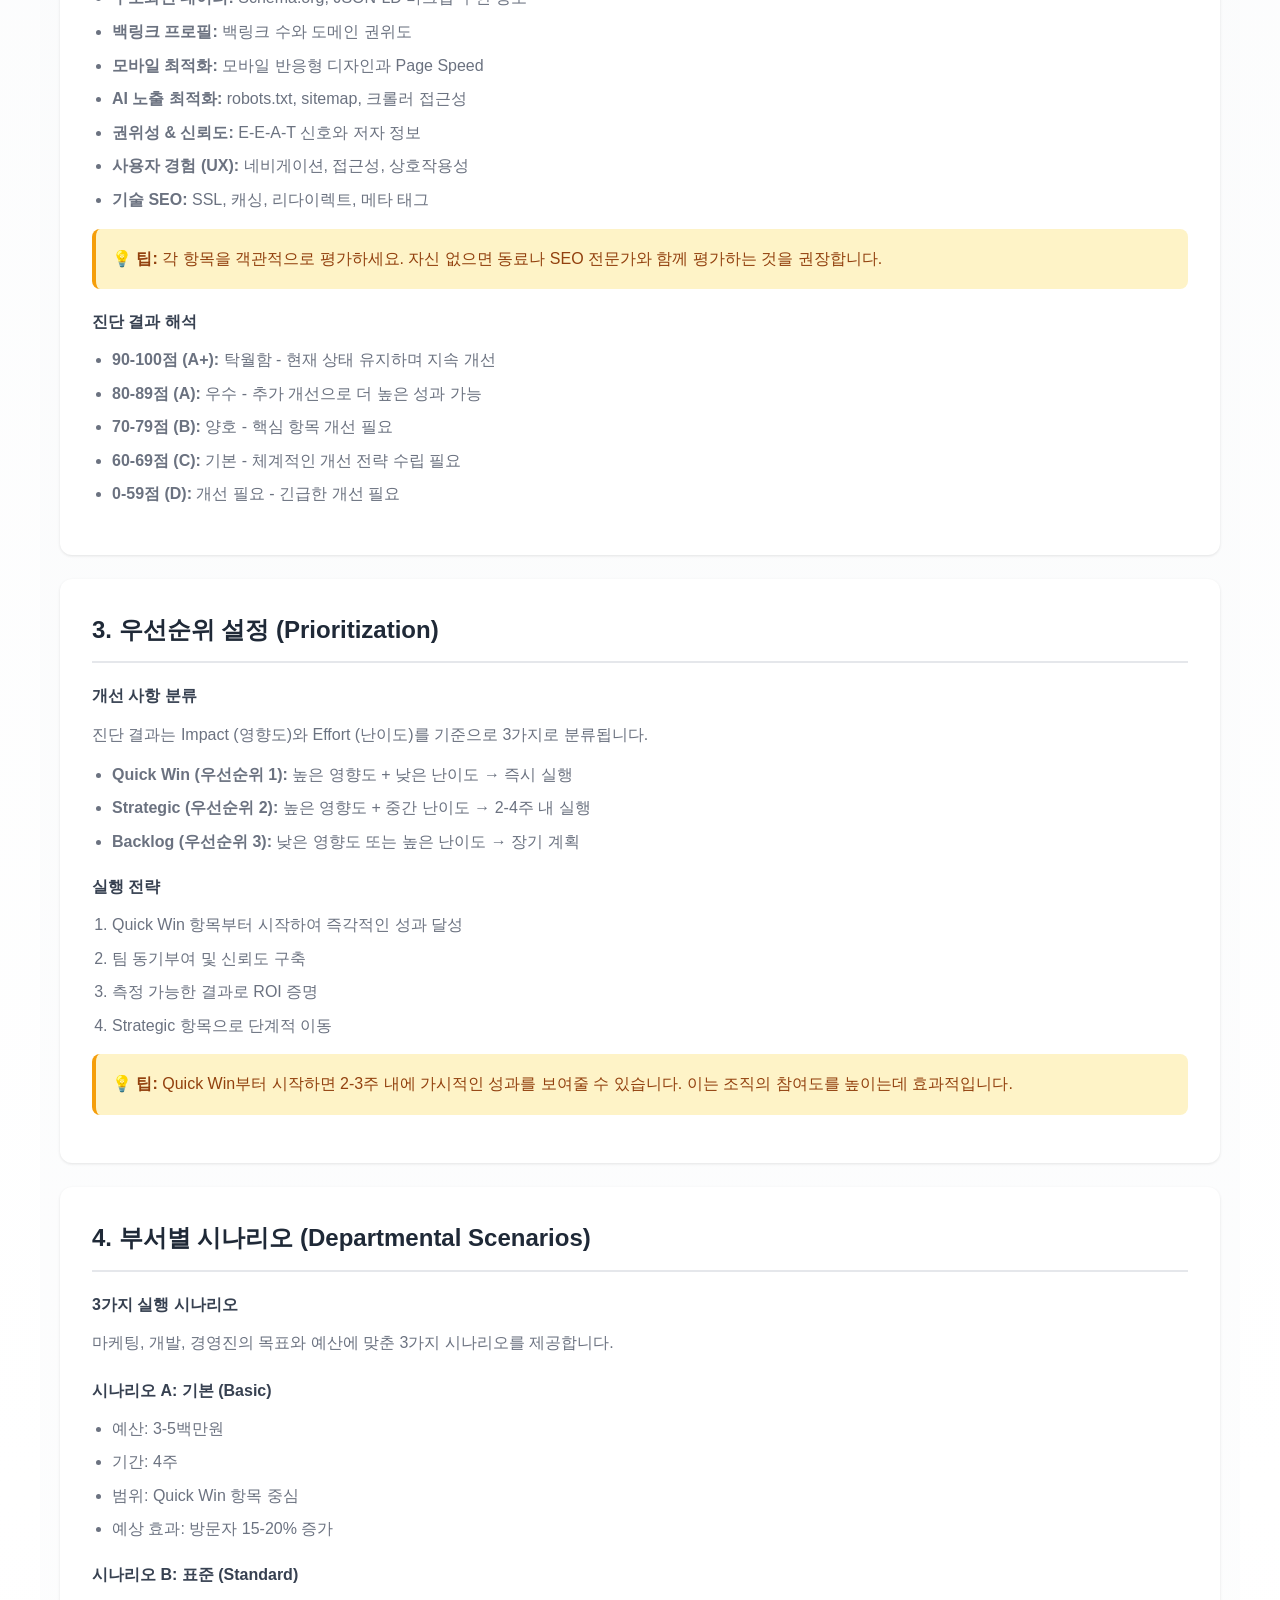
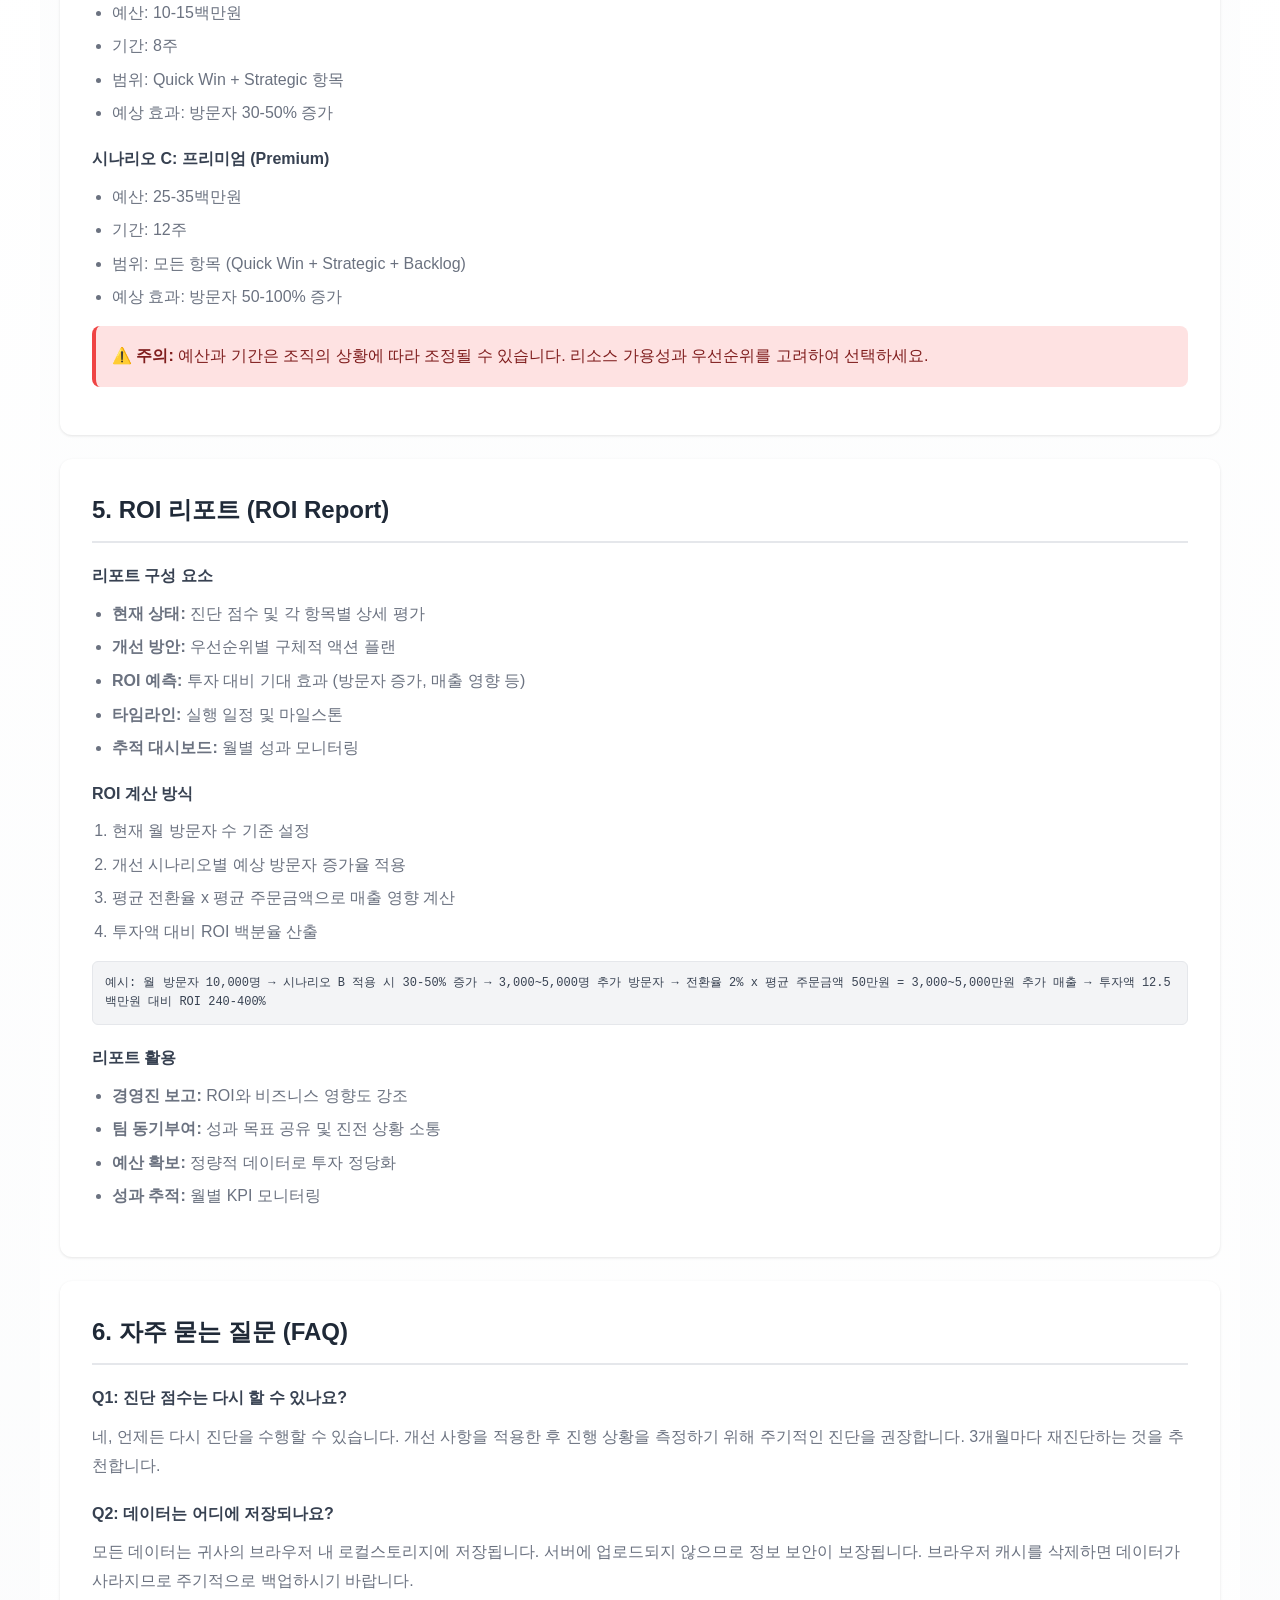
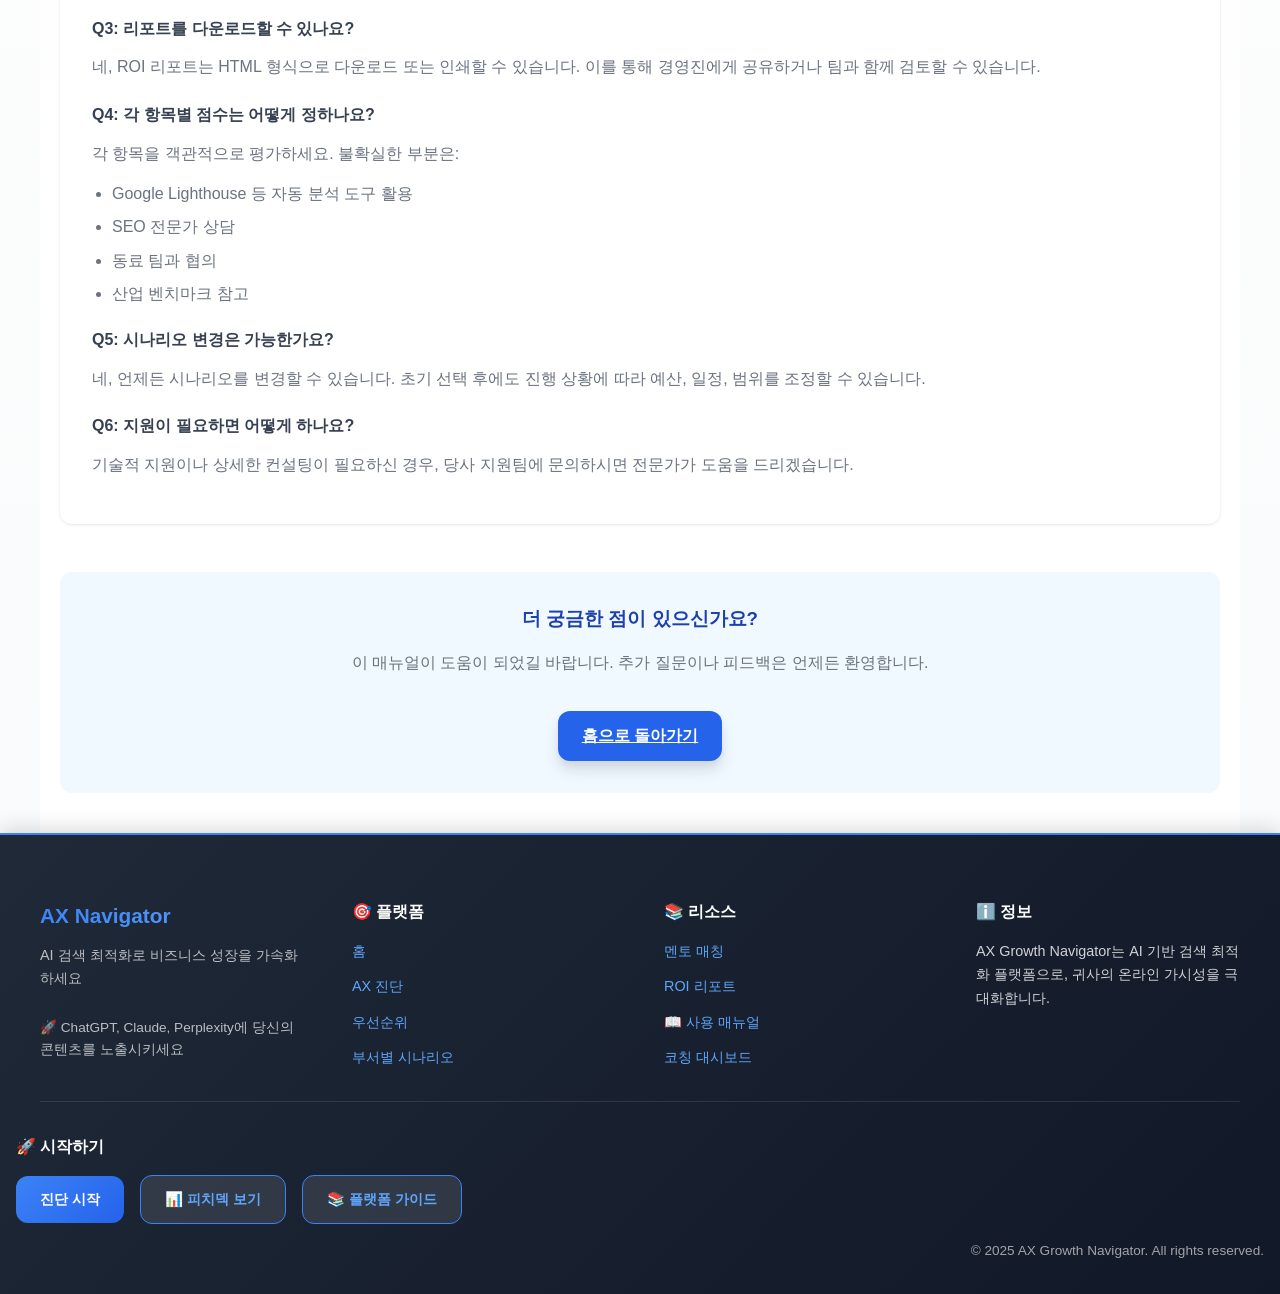
<file: manual.html>
<!DOCTYPE html>
<html lang="ko">
<head>
    <meta charset="UTF-8">
    <meta name="viewport" content="width=device-width, initial-scale=1.0">
    <title>사용 매뉴얼 - AX Growth Navigator</title>
    <link rel="stylesheet" href="css/style.css">
    <style>
        .manual-container {
            padding: 40px 20px;
            background: linear-gradient(to bottom, #f9fafb, #ffffff);
            max-width: 1200px;
            margin: 0 auto;
        }

        .manual-toc {
            background: white;
            border-radius: 12px;
            padding: 24px;
            margin-bottom: 32px;
            border-left: 4px solid #2563eb;
        }

        .manual-toc h2 {
            font-size: 20px;
            font-weight: 700;
            color: #1f2937;
            margin-bottom: 16px;
        }

        .manual-toc ul {
            list-style: none;
            padding: 0;
        }

        .manual-toc li {
            margin-bottom: 8px;
        }

        .manual-toc a {
            color: #2563eb;
            text-decoration: none;
            font-size: 14px;
        }

        .manual-toc a:hover {
            text-decoration: underline;
        }

        .manual-section {
            background: white;
            border-radius: 12px;
            padding: 32px;
            margin-bottom: 24px;
            box-shadow: 0 1px 3px rgba(0, 0, 0, 0.1);
        }

        .manual-section h3 {
            font-size: 24px;
            font-weight: 700;
            color: #1f2937;
            margin-bottom: 16px;
            padding-bottom: 12px;
            border-bottom: 2px solid #e5e7eb;
        }

        .manual-section h4 {
            font-size: 16px;
            font-weight: 600;
            color: #374151;
            margin-top: 20px;
            margin-bottom: 12px;
        }

        .manual-section p {
            color: #6b7280;
            line-height: 1.8;
            margin-bottom: 12px;
        }

        .manual-section ul,
        .manual-section ol {
            margin-left: 20px;
            margin-bottom: 16px;
        }

        .manual-section li {
            margin-bottom: 8px;
            color: #6b7280;
        }

        .manual-code {
            background: #f3f4f6;
            border: 1px solid #e5e7eb;
            border-radius: 6px;
            padding: 12px;
            font-family: 'Monaco', 'Courier New', monospace;
            font-size: 12px;
            color: #374151;
            overflow-x: auto;
            margin: 12px 0;
        }

        .manual-tip {
            background: #fef3c7;
            border-left: 4px solid #f59e0b;
            border-radius: 8px;
            padding: 16px;
            margin: 16px 0;
        }

        .manual-tip p {
            color: #92400e;
            margin: 0;
        }

        .manual-warning {
            background: #fee2e2;
            border-left: 4px solid #ef4444;
            border-radius: 8px;
            padding: 16px;
            margin: 16px 0;
        }

        .manual-warning p {
            color: #7f1d1d;
            margin: 0;
        }

        @media (max-width: 768px) {
            .manual-container {
                padding: 20px;
            }

            .manual-section {
                padding: 20px;
            }

            .manual-section h3 {
                font-size: 18px;
            }
        }
    </style>
</head>
<body>
    <!-- 상단 네비게이션 바 -->
    <header class="navbar">
        <div class="navbar-container">
            <div class="navbar-brand">
                <h2 class="navbar-title">AX Navigator</h2>
            </div>
            <button class="navbar-toggle" id="navbarToggle">☰</button>
            <nav class="navbar-nav" id="navbarNav">
                <ul class="nav-menu">
                    <li class="nav-item">
                        <a href="index.html" class="nav-link">
                            <span class="nav-icon">🏠</span>
                            <span class="nav-text">홈</span>
                        </a>
                    </li>
                    <li class="nav-item">
                        <a href="diagnosis.html" class="nav-link">
                            <span class="nav-icon">🔍</span>
                            <span class="nav-text">AX 진단</span>
                        </a>
                    </li>
                    <li class="nav-item">
                        <a href="priority.html" class="nav-link">
                            <span class="nav-icon">⚡</span>
                            <span class="nav-text">우선순위</span>
                        </a>
                    </li>
                    <li class="nav-item">
                        <a href="scenarios.html" class="nav-link">
                            <span class="nav-icon">📊</span>
                            <span class="nav-text">부서별 시나리오</span>
                        </a>
                    </li>
                    <li class="nav-item">
                        <a href="mentor-matching.html" class="nav-link">
                            <span class="nav-icon">🎯</span>
                            <span class="nav-text">멘토 매칭</span>
                        </a>
                    </li>
                    <li class="nav-item">
                        <a href="report.html" class="nav-link">
                            <span class="nav-icon">📈</span>
                            <span class="nav-text">ROI 리포트</span>
                        </a>
                    </li>
                    <li class="nav-item">
                        <a href="platform-guide.html" class="nav-link">
                            <span class="nav-icon">📚</span>
                            <span class="nav-text">플랫폼 가이드</span>
                        </a>
                    </li>
                    <li class="nav-item active">
                        <a href="manual.html" class="nav-link">
                            <span class="nav-icon">📖</span>
                            <span class="nav-text">매뉴얼</span>
                        </a>
                    </li>
                </ul>
            </nav>
        </div>
    </header>

    <div class="main-container">

        <main class="main-content">
            <div class="manual-container">
                <h1 class="section-title">📖 AX Navigator 사용 매뉴얼</h1>
                <p class="section-subtitle">AI 검색 최적화 플랫폼을 효과적으로 사용하기 위한 가이드입니다</p>

                <!-- 목차 -->
                <div class="manual-toc">
                    <h2>📋 목차</h2>
                    <ul>
                        <li><a href="#getting-started">1. 시작하기</a></li>
                        <li><a href="#diagnosis">2. AX 진단</a></li>
                        <li><a href="#priority">3. 우선순위 설정</a></li>
                        <li><a href="#scenarios">4. 부서별 시나리오</a></li>
                        <li><a href="#report">5. ROI 리포트</a></li>
                        <li><a href="#faq">6. 자주 묻는 질문</a></li>
                    </ul>
                </div>

                <!-- Section 1 -->
                <div class="manual-section" id="getting-started">
                    <h3>1. 시작하기 (Getting Started)</h3>

                    <h4>AX Navigator란?</h4>
                    <p>
                        AX Navigator는 AI 검색 최적화를 위한 통합 플랫폼입니다. ChatGPT, Claude, Gemini, Perplexity 등의 AI 검색에서
                        당신의 콘텐츠가 노출되고 인용될 가능성을 높이기 위한 8가지 핵심 평가 항목을 제공합니다.
                    </p>

                    <h4>핵심 기능</h4>
                    <ul>
                        <li><strong>AX 진단:</strong> 웹사이트의 AI 검색 최적화 수준을 8가지 항목으로 평가</li>
                        <li><strong>우선순위 설정:</strong> 개선 사항을 Impact vs Effort 매트릭스로 분류</li>
                        <li><strong>부서별 시나리오:</strong> 예산과 목표에 따른 3가지 실행 계획 제시</li>
                        <li><strong>ROI 리포트:</strong> 예상 효과를 정량적으로 계산하고 추적</li>
                    </ul>

                    <h4>시스템 요구사항</h4>
                    <ul>
                        <li>최신 웹 브라우저 (Chrome, Firefox, Safari, Edge 권장)</li>
                        <li>JavaScript 활성화 필수</li>
                        <li>인터넷 연결</li>
                    </ul>
                </div>

                <!-- Section 2 -->
                <div class="manual-section" id="diagnosis">
                    <h3>2. AX 진단 (AI Search Diagnosis)</h3>

                    <h4>진단 절차</h4>
                    <ol>
                        <li>메인 페이지에서 "지금 진단 시작" 버튼 클릭</li>
                        <li>웹사이트 URL 입력 (https://로 시작)</li>
                        <li>비즈니스 유형 선택 (전자상거래, SaaS, 블로그 등)</li>
                        <li>8가지 평가 항목 각각에 대해 0-100점 입력</li>
                        <li>"진단 완료" 버튼 클릭</li>
                    </ol>

                    <h4>8가지 평가 항목</h4>
                    <ul>
                        <li><strong>콘텐츠 품질 & SEO:</strong> 콘텐츠 길이, 키워드, 가독성 등</li>
                        <li><strong>구조화된 데이터:</strong> Schema.org, JSON-LD 마크업 구현 정도</li>
                        <li><strong>백링크 프로필:</strong> 백링크 수와 도메인 권위도</li>
                        <li><strong>모바일 최적화:</strong> 모바일 반응형 디자인과 Page Speed</li>
                        <li><strong>AI 노출 최적화:</strong> robots.txt, sitemap, 크롤러 접근성</li>
                        <li><strong>권위성 & 신뢰도:</strong> E-E-A-T 신호와 저자 정보</li>
                        <li><strong>사용자 경험 (UX):</strong> 네비게이션, 접근성, 상호작용성</li>
                        <li><strong>기술 SEO:</strong> SSL, 캐싱, 리다이렉트, 메타 태그</li>
                    </ul>

                    <div class="manual-tip">
                        <p><strong>💡 팁:</strong> 각 항목을 객관적으로 평가하세요. 자신 없으면 동료나 SEO 전문가와 함께 평가하는 것을 권장합니다.</p>
                    </div>

                    <h4>진단 결과 해석</h4>
                    <ul>
                        <li><strong>90-100점 (A+):</strong> 탁월함 - 현재 상태 유지하며 지속 개선</li>
                        <li><strong>80-89점 (A):</strong> 우수 - 추가 개선으로 더 높은 성과 가능</li>
                        <li><strong>70-79점 (B):</strong> 양호 - 핵심 항목 개선 필요</li>
                        <li><strong>60-69점 (C):</strong> 기본 - 체계적인 개선 전략 수립 필요</li>
                        <li><strong>0-59점 (D):</strong> 개선 필요 - 긴급한 개선 필요</li>
                    </ul>
                </div>

                <!-- Section 3 -->
                <div class="manual-section" id="priority">
                    <h3>3. 우선순위 설정 (Prioritization)</h3>

                    <h4>개선 사항 분류</h4>
                    <p>
                        진단 결과는 Impact (영향도)와 Effort (난이도)를 기준으로 3가지로 분류됩니다.
                    </p>

                    <ul>
                        <li><strong>Quick Win (우선순위 1):</strong> 높은 영향도 + 낮은 난이도 → 즉시 실행</li>
                        <li><strong>Strategic (우선순위 2):</strong> 높은 영향도 + 중간 난이도 → 2-4주 내 실행</li>
                        <li><strong>Backlog (우선순위 3):</strong> 낮은 영향도 또는 높은 난이도 → 장기 계획</li>
                    </ul>

                    <h4>실행 전략</h4>
                    <ol>
                        <li>Quick Win 항목부터 시작하여 즉각적인 성과 달성</li>
                        <li>팀 동기부여 및 신뢰도 구축</li>
                        <li>측정 가능한 결과로 ROI 증명</li>
                        <li>Strategic 항목으로 단계적 이동</li>
                    </ol>

                    <div class="manual-tip">
                        <p><strong>💡 팁:</strong> Quick Win부터 시작하면 2-3주 내에 가시적인 성과를 보여줄 수 있습니다. 이는 조직의 참여도를 높이는데 효과적입니다.</p>
                    </div>
                </div>

                <!-- Section 4 -->
                <div class="manual-section" id="scenarios">
                    <h3>4. 부서별 시나리오 (Departmental Scenarios)</h3>

                    <h4>3가지 실행 시나리오</h4>
                    <p>마케팅, 개발, 경영진의 목표와 예산에 맞춘 3가지 시나리오를 제공합니다.</p>

                    <h4>시나리오 A: 기본 (Basic)</h4>
                    <ul>
                        <li>예산: 3-5백만원</li>
                        <li>기간: 4주</li>
                        <li>범위: Quick Win 항목 중심</li>
                        <li>예상 효과: 방문자 15-20% 증가</li>
                    </ul>

                    <h4>시나리오 B: 표준 (Standard)</h4>
                    <ul>
                        <li>예산: 10-15백만원</li>
                        <li>기간: 8주</li>
                        <li>범위: Quick Win + Strategic 항목</li>
                        <li>예상 효과: 방문자 30-50% 증가</li>
                    </ul>

                    <h4>시나리오 C: 프리미엄 (Premium)</h4>
                    <ul>
                        <li>예산: 25-35백만원</li>
                        <li>기간: 12주</li>
                        <li>범위: 모든 항목 (Quick Win + Strategic + Backlog)</li>
                        <li>예상 효과: 방문자 50-100% 증가</li>
                    </ul>

                    <div class="manual-warning">
                        <p><strong>⚠️ 주의:</strong> 예산과 기간은 조직의 상황에 따라 조정될 수 있습니다. 리소스 가용성과 우선순위를 고려하여 선택하세요.</p>
                    </div>
                </div>

                <!-- Section 5 -->
                <div class="manual-section" id="report">
                    <h3>5. ROI 리포트 (ROI Report)</h3>

                    <h4>리포트 구성 요소</h4>
                    <ul>
                        <li><strong>현재 상태:</strong> 진단 점수 및 각 항목별 상세 평가</li>
                        <li><strong>개선 방안:</strong> 우선순위별 구체적 액션 플랜</li>
                        <li><strong>ROI 예측:</strong> 투자 대비 기대 효과 (방문자 증가, 매출 영향 등)</li>
                        <li><strong>타임라인:</strong> 실행 일정 및 마일스톤</li>
                        <li><strong>추적 대시보드:</strong> 월별 성과 모니터링</li>
                    </ul>

                    <h4>ROI 계산 방식</h4>
                    <ol>
                        <li>현재 월 방문자 수 기준 설정</li>
                        <li>개선 시나리오별 예상 방문자 증가율 적용</li>
                        <li>평균 전환율 x 평균 주문금액으로 매출 영향 계산</li>
                        <li>투자액 대비 ROI 백분율 산출</li>
                    </ol>

                    <div class="manual-code">예시:
월 방문자 10,000명 → 시나리오 B 적용 시 30-50% 증가
→ 3,000~5,000명 추가 방문자
→ 전환율 2% x 평균 주문금액 50만원 = 3,000~5,000만원 추가 매출
→ 투자액 12.5백만원 대비 ROI 240-400%</div>

                    <h4>리포트 활용</h4>
                    <ul>
                        <li><strong>경영진 보고:</strong> ROI와 비즈니스 영향도 강조</li>
                        <li><strong>팀 동기부여:</strong> 성과 목표 공유 및 진전 상황 소통</li>
                        <li><strong>예산 확보:</strong> 정량적 데이터로 투자 정당화</li>
                        <li><strong>성과 추적:</strong> 월별 KPI 모니터링</li>
                    </ul>
                </div>

                <!-- Section 6 -->
                <div class="manual-section" id="faq">
                    <h3>6. 자주 묻는 질문 (FAQ)</h3>

                    <h4>Q1: 진단 점수는 다시 할 수 있나요?</h4>
                    <p>
                        네, 언제든 다시 진단을 수행할 수 있습니다. 개선 사항을 적용한 후 진행 상황을 측정하기 위해 주기적인 진단을 권장합니다.
                        3개월마다 재진단하는 것을 추천합니다.
                    </p>

                    <h4>Q2: 데이터는 어디에 저장되나요?</h4>
                    <p>
                        모든 데이터는 귀사의 브라우저 내 로컬스토리지에 저장됩니다. 서버에 업로드되지 않으므로 정보 보안이 보장됩니다.
                        브라우저 캐시를 삭제하면 데이터가 사라지므로 주기적으로 백업하시기 바랍니다.
                    </p>

                    <h4>Q3: 리포트를 다운로드할 수 있나요?</h4>
                    <p>
                        네, ROI 리포트는 HTML 형식으로 다운로드 또는 인쇄할 수 있습니다. 이를 통해 경영진에게 공유하거나
                        팀과 함께 검토할 수 있습니다.
                    </p>

                    <h4>Q4: 각 항목별 점수는 어떻게 정하나요?</h4>
                    <p>
                        각 항목을 객관적으로 평가하세요. 불확실한 부분은:
                    </p>
                    <ul>
                        <li>Google Lighthouse 등 자동 분석 도구 활용</li>
                        <li>SEO 전문가 상담</li>
                        <li>동료 팀과 협의</li>
                        <li>산업 벤치마크 참고</li>
                    </ul>

                    <h4>Q5: 시나리오 변경은 가능한가요?</h4>
                    <p>
                        네, 언제든 시나리오를 변경할 수 있습니다. 초기 선택 후에도 진행 상황에 따라
                        예산, 일정, 범위를 조정할 수 있습니다.
                    </p>

                    <h4>Q6: 지원이 필요하면 어떻게 하나요?</h4>
                    <p>
                        기술적 지원이나 상세한 컨설팅이 필요하신 경우, 당사 지원팀에 문의하시면
                        전문가가 도움을 드리겠습니다.
                    </p>
                </div>

                <div style="text-align: center; margin-top: 48px; padding: 32px; background: #f0f9ff; border-radius: 12px;">
                    <h3 style="color: #1e40af; margin-bottom: 16px;">더 궁금한 점이 있으신가요?</h3>
                    <p style="color: #6b7280; margin-bottom: 20px;">
                        이 매뉴얼이 도움이 되었길 바랍니다. 추가 질문이나 피드백은 언제든 환영합니다.
                    </p>
                    <a href="index.html" class="btn btn-primary" style="display: inline-block; margin-top: 16px;">
                        홈으로 돌아가기
                    </a>
                </div>
            </div>

            <footer class="footer">
                <div class="footer-content">
                    <!-- 브랜드 섹션 -->
                    <div class="footer-left">
                        <h3>AX Navigator</h3>
                        <p>AI 검색 최적화로 비즈니스 성장을 가속화하세요</p>
                        <p style="font-size: 0.85rem; margin-top: 1rem;">🚀 ChatGPT, Claude, Perplexity에 당신의 콘텐츠를 노출시키세요</p>
                    </div>

                    <!-- 빠른 네비게이션 -->
                    <div class="footer-section">
                        <div class="footer-section-title">🎯 플랫폼</div>
                        <div class="footer-section-links">
                            <a href="index.html" class="footer-link">홈</a>
                            <a href="diagnosis.html" class="footer-link">AX 진단</a>
                            <a href="priority.html" class="footer-link">우선순위</a>
                            <a href="scenarios.html" class="footer-link">부서별 시나리오</a>
                        </div>
                    </div>

                    <!-- 리소스 -->
                    <div class="footer-section">
                        <div class="footer-section-title">📚 리소스</div>
                        <div class="footer-section-links">
                            <a href="mentor-matching.html" class="footer-link">멘토 매칭</a>
                            <a href="report.html" class="footer-link">ROI 리포트</a>
                            <a href="manual.html" class="footer-link">📖 사용 매뉴얼</a>
                            <a href="coaching-dashboard.html" class="footer-link">코칭 대시보드</a>
                        </div>
                    </div>

                    <!-- 정보 -->
                    <div class="footer-section">
                        <div class="footer-section-title">ℹ️ 정보</div>
                        <div class="footer-section-links">
                            <p style="font-size: 0.9rem; color: rgba(255, 255, 255, 0.8); margin: 0;">
                                AX Growth Navigator는 AI 기반 검색 최적화 플랫폼으로, 귀사의 온라인 가시성을 극대화합니다.
                            </p>
                        </div>
                    </div>
                </div>

                <!-- CTA 버튼 -->
                <div style="grid-column: 1 / -1;">
                    <div class="footer-section-title">🚀 시작하기</div>
                    <div class="footer-buttons">
                        <a href="diagnosis.html" class="footer-btn footer-btn-primary">진단 시작</a>
                        <a href="pitch-deck.html" class="footer-btn footer-btn-secondary">📊 피치덱 보기</a>
                        <a href="platform-guide.html" class="footer-btn footer-btn-secondary">📚 플랫폼 가이드</a>
                    </div>
                </div>

                <!-- 저작권 및 하단 정보 -->
                <div class="footer-right">
                    <div class="footer-info">
                        <p>&copy; 2025 AX Growth Navigator. All rights reserved.</p>
                    </div>
                </div>
            </footer>
        </main>
    </div>

    <script src="js/app.js"></script>

    <script>
        // 네비게이션 바 토글 (모바일)
        document.addEventListener('DOMContentLoaded', () => {
            const navbarToggle = document.getElementById('navbarToggle');
            const navbarNav = document.getElementById('navbarNav');

            if (navbarToggle && navbarNav) {
                navbarToggle.addEventListener('click', () => {
                    navbarNav.classList.toggle('open');
                });

                const navLinks = navbarNav.querySelectorAll('.nav-link');
                navLinks.forEach(link => {
                    link.addEventListener('click', () => {
                        navbarNav.classList.remove('open');
                    });
                });
            }
        });
    </script>
</body>
</html>
</file>
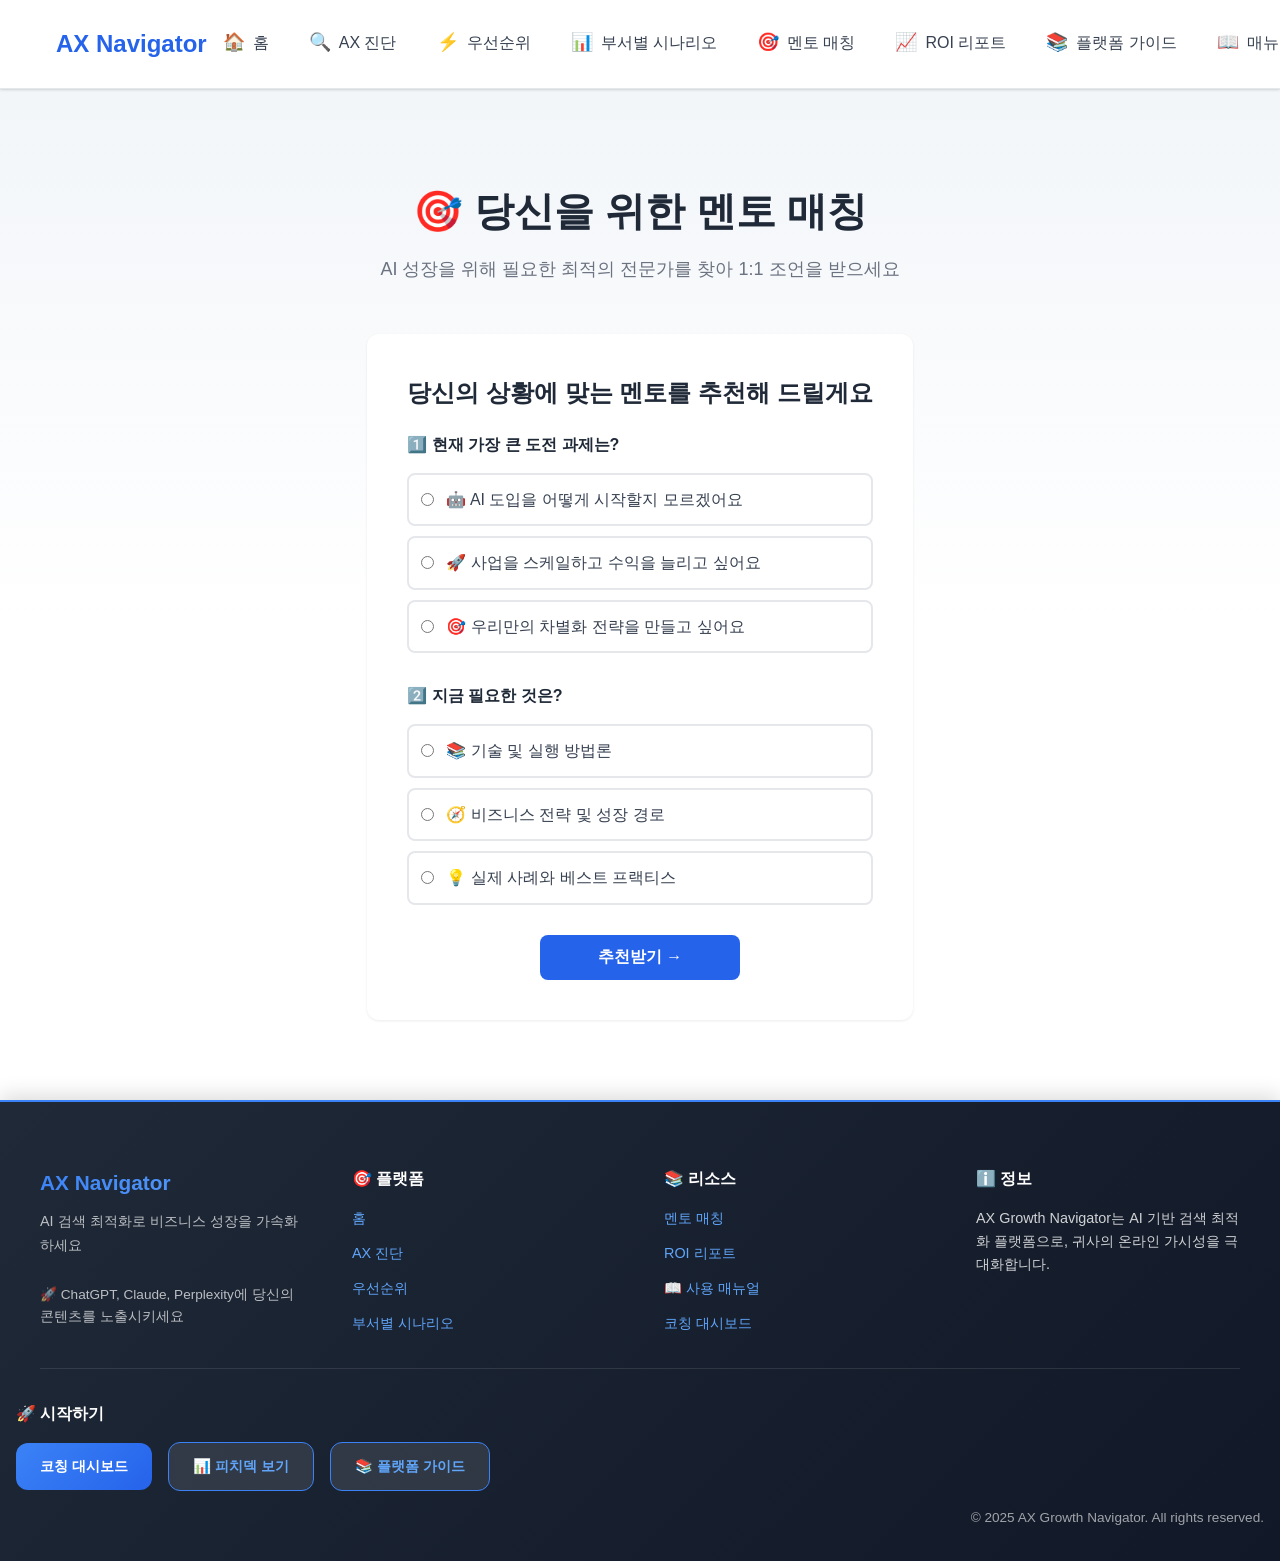
<file: mentor-matching.html>
<!DOCTYPE html>
<html lang="ko">
<head>
    <meta charset="UTF-8">
    <meta name="viewport" content="width=device-width, initial-scale=1.0">
    <title>멘토 매칭 | AX Navigator</title>
    <meta name="description" content="당신의 성장을 위한 최적의 멘토를 찾아 1:1 조언을 받으세요">
    <link rel="stylesheet" href="css/style.css">
    <style>
        * {
            margin: 0;
            padding: 0;
            box-sizing: border-box;
        }

        :root {
            --color-primary: #2563eb;
            --color-primary-light: #bfdbfe;
            --color-primary-bg: #eff6ff;
            --color-text-dark: #1f2937;
            --color-text-main: #374151;
            --color-border: #e5e7eb;
            --color-bg: #f9fafb;
        }

        body {
            font-family: -apple-system, BlinkMacSystemFont, 'Segoe UI', Roboto, 'Helvetica Neue', Arial, sans-serif;
            background: linear-gradient(to bottom, #f0f4f8 0%, #ffffff 40%, #ffffff 100%);
            color: var(--color-text-main);
            line-height: 1.6;
        }

        .container {
            max-width: 1200px;
            margin: 0 auto;
            padding: 40px 20px;
        }

        header {
            text-align: center;
            margin-bottom: 50px;
        }

        h1 {
            font-size: 2.5rem;
            font-weight: 700;
            color: var(--color-text-dark);
            margin-bottom: 12px;
        }

        .subtitle {
            font-size: 1.125rem;
            color: #6b7280;
            max-width: 600px;
            margin: 0 auto;
        }

        /* Mentor Selection View */
        .quiz-section {
            background: white;
            border-radius: 12px;
            padding: 40px;
            box-shadow: 0 1px 3px rgba(0, 0, 0, 0.08);
            margin-bottom: 40px;
        }

        .quiz-title {
            font-size: 1.5rem;
            font-weight: 600;
            color: var(--color-text-dark);
            margin-bottom: 20px;
            text-align: center;
        }

        .quiz-question {
            margin-bottom: 30px;
        }

        .quiz-question label {
            display: flex;
            align-items: center;
            padding: 12px;
            border: 2px solid var(--color-border);
            border-radius: 8px;
            cursor: pointer;
            margin-bottom: 10px;
            transition: all 0.3s;
        }

        .quiz-question label:hover {
            background: var(--color-primary-bg);
            border-color: var(--color-primary);
        }

        .quiz-question input[type="radio"] {
            margin-right: 12px;
            cursor: pointer;
        }

        .quiz-button {
            display: block;
            width: 200px;
            margin: 30px auto 0;
            padding: 12px 24px;
            background: var(--color-primary);
            color: white;
            border: none;
            border-radius: 8px;
            font-size: 1rem;
            font-weight: 600;
            cursor: pointer;
            transition: all 0.3s;
        }

        .quiz-button:hover {
            background: #1d4ed8;
            transform: translateY(-2px);
        }

        /* Mentor Profile View */
        .mentor-profile-section {
            display: none;
        }

        .mentor-profile {
            background: white;
            border-radius: 12px;
            padding: 40px;
            box-shadow: 0 1px 3px rgba(0, 0, 0, 0.08);
            margin-bottom: 40px;
        }

        .mentor-header {
            display: flex;
            align-items: center;
            margin-bottom: 30px;
            gap: 30px;
        }

        .mentor-avatar {
            font-size: 5rem;
            width: 120px;
            height: 120px;
            display: flex;
            align-items: center;
            justify-content: center;
            background: linear-gradient(135deg, rgba(59, 130, 246, 0.1) 0%, rgba(37, 99, 235, 0.1) 100%);
            border-radius: 12px;
            flex-shrink: 0;
        }

        .mentor-avatar.ceo {
            background: linear-gradient(135deg, rgba(34, 197, 94, 0.1) 0%, rgba(16, 185, 129, 0.1) 100%);
        }

        .mentor-avatar.ax {
            background: linear-gradient(135deg, rgba(245, 158, 11, 0.1) 0%, rgba(217, 119, 6, 0.1) 100%);
        }

        .mentor-info h2 {
            font-size: 2rem;
            color: var(--color-text-dark);
            margin-bottom: 8px;
        }

        .mentor-title {
            font-size: 1.1rem;
            color: #6b7280;
            margin-bottom: 15px;
        }

        .mentor-experience {
            font-size: 1rem;
            color: #64748b;
            line-height: 1.6;
        }

        .mentor-section {
            margin-bottom: 30px;
            padding-bottom: 30px;
            border-bottom: 1px solid var(--color-border);
        }

        .mentor-section:last-child {
            border-bottom: none;
            margin-bottom: 0;
            padding-bottom: 0;
        }

        .mentor-section h3 {
            font-size: 1.3rem;
            font-weight: 600;
            color: var(--color-text-dark);
            margin-bottom: 15px;
        }

        .expertise-list {
            display: grid;
            grid-template-columns: repeat(auto-fit, minmax(250px, 1fr));
            gap: 15px;
            margin-bottom: 20px;
        }

        .expertise-item {
            background: var(--color-bg);
            padding: 15px;
            border-radius: 8px;
            border-left: 4px solid var(--color-primary);
        }

        .expertise-item.ceo {
            border-left-color: #22c55e;
        }

        .expertise-item.ax {
            border-left-color: #f59e0b;
        }

        .expertise-item strong {
            display: block;
            color: var(--color-text-dark);
            margin-bottom: 5px;
        }

        .expertise-item span {
            color: #64748b;
            font-size: 0.9rem;
        }

        .success-stories {
            display: grid;
            grid-template-columns: repeat(auto-fit, minmax(250px, 1fr));
            gap: 15px;
        }

        .story-card {
            background: var(--color-primary-bg);
            padding: 15px;
            border-radius: 8px;
            border-left: 4px solid var(--color-primary);
        }

        .story-card.ceo {
            background: rgba(34, 197, 94, 0.05);
            border-left-color: #22c55e;
        }

        .story-card.ax {
            background: rgba(245, 158, 11, 0.05);
            border-left-color: #f59e0b;
        }

        .story-card strong {
            display: block;
            color: var(--color-text-dark);
            margin-bottom: 5px;
        }

        .story-card span {
            color: #64748b;
            font-size: 0.9rem;
        }

        .booking-section {
            background: linear-gradient(135deg, var(--color-primary-bg) 0%, rgba(219, 234, 254, 0.8) 100%);
            padding: 30px;
            border-radius: 12px;
            text-align: center;
            border: 2px solid var(--color-primary-light);
        }

        .booking-section.ceo {
            background: linear-gradient(135deg, rgba(34, 197, 94, 0.05) 0%, rgba(34, 197, 94, 0.02) 100%);
            border-color: #bbf7d0;
        }

        .booking-section.ax {
            background: linear-gradient(135deg, rgba(245, 158, 11, 0.05) 0%, rgba(245, 158, 11, 0.02) 100%);
            border-color: #fcd34d;
        }

        .booking-section h4 {
            font-size: 1.3rem;
            color: var(--color-text-dark);
            margin-bottom: 10px;
        }

        .booking-section p {
            color: #64748b;
            margin-bottom: 20px;
            line-height: 1.6;
        }

        .booking-button {
            display: inline-block;
            padding: 12px 30px;
            background: var(--color-primary);
            color: white;
            text-decoration: none;
            border-radius: 8px;
            font-weight: 600;
            transition: all 0.3s;
            margin: 10px 5px;
            border: none;
            cursor: pointer;
            font-size: 1rem;
        }

        .booking-button.ceo {
            background: #22c55e;
        }

        .booking-button.ceo:hover {
            background: #16a34a;
        }

        .booking-button.ax {
            background: #f59e0b;
        }

        .booking-button.ax:hover {
            background: #d97706;
        }

        .booking-button:hover {
            transform: translateY(-2px);
            box-shadow: 0 12px 24px rgba(0, 0, 0, 0.15);
        }

        .back-link {
            display: inline-flex;
            align-items: center;
            color: var(--color-primary);
            text-decoration: none;
            font-weight: 600;
            margin-bottom: 20px;
            transition: all 0.3s;
        }

        .back-link:hover {
            gap: 8px;
        }

        .back-link span {
            margin-left: 5px;
        }

        .all-mentors-grid {
            display: grid;
            grid-template-columns: repeat(auto-fit, minmax(300px, 1fr));
            gap: 30px;
            margin-bottom: 40px;
        }

        .mentor-card {
            background: white;
            border-radius: 12px;
            padding: 30px;
            cursor: pointer;
            transition: all 0.3s;
            box-shadow: 0 1px 3px rgba(0, 0, 0, 0.08);
            border-top: 4px solid var(--color-primary);
        }

        .mentor-card.ceo {
            border-top-color: #22c55e;
        }

        .mentor-card.ax {
            border-top-color: #f59e0b;
        }

        .mentor-card:hover {
            transform: translateY(-4px);
            box-shadow: 0 12px 24px rgba(0, 0, 0, 0.12);
        }

        .mentor-card-avatar {
            font-size: 4rem;
            margin-bottom: 15px;
            text-align: center;
        }

        .mentor-card-title {
            font-size: 1.3rem;
            font-weight: 600;
            color: var(--color-text-dark);
            margin-bottom: 8px;
        }

        .mentor-card-subtitle {
            color: #6b7280;
            margin-bottom: 15px;
            font-size: 0.95rem;
        }

        .mentor-card-expertise {
            margin-bottom: 15px;
            padding-top: 15px;
            border-top: 1px solid var(--color-border);
        }

        .mentor-card-expertise p {
            font-size: 0.9rem;
            color: #64748b;
            margin: 5px 0;
        }

        .mentor-card-button {
            display: block;
            width: 100%;
            padding: 10px;
            background: var(--color-primary);
            color: white;
            border: none;
            border-radius: 6px;
            font-weight: 600;
            cursor: pointer;
            transition: all 0.3s;
            margin-top: 15px;
        }

        .mentor-card-button.ceo {
            background: #22c55e;
        }

        .mentor-card-button.ax {
            background: #f59e0b;
        }

        .mentor-card-button:hover {
            transform: translateY(-2px);
        }

        @media (max-width: 768px) {
            h1 {
                font-size: 1.75rem;
            }

            .mentor-header {
                flex-direction: column;
                align-items: flex-start;
            }

            .mentor-avatar {
                width: 100px;
                height: 100px;
                font-size: 4rem;
            }

            .mentor-profile {
                padding: 24px;
            }

            .quiz-section {
                padding: 24px;
            }

            .all-mentors-grid {
                grid-template-columns: 1fr;
            }
        }
    </style>
</head>
<body>
    <!-- 상단 네비게이션 바 -->
    <header class="navbar">
        <div class="navbar-container">
            <div class="navbar-brand">
                <h2 class="navbar-title">AX Navigator</h2>
            </div>
            <button class="navbar-toggle" id="navbarToggle">☰</button>
            <nav class="navbar-nav" id="navbarNav">
                <ul class="nav-menu">
                    <li class="nav-item">
                        <a href="index.html" class="nav-link">
                            <span class="nav-icon">🏠</span>
                            <span class="nav-text">홈</span>
                        </a>
                    </li>
                    <li class="nav-item">
                        <a href="diagnosis.html" class="nav-link">
                            <span class="nav-icon">🔍</span>
                            <span class="nav-text">AX 진단</span>
                        </a>
                    </li>
                    <li class="nav-item">
                        <a href="priority.html" class="nav-link">
                            <span class="nav-icon">⚡</span>
                            <span class="nav-text">우선순위</span>
                        </a>
                    </li>
                    <li class="nav-item">
                        <a href="scenarios.html" class="nav-link">
                            <span class="nav-icon">📊</span>
                            <span class="nav-text">부서별 시나리오</span>
                        </a>
                    </li>
                    <li class="nav-item active">
                        <a href="mentor-matching.html" class="nav-link">
                            <span class="nav-icon">🎯</span>
                            <span class="nav-text">멘토 매칭</span>
                        </a>
                    </li>
                    <li class="nav-item">
                        <a href="report.html" class="nav-link">
                            <span class="nav-icon">📈</span>
                            <span class="nav-text">ROI 리포트</span>
                        </a>
                    </li>
                    <li class="nav-item">
                        <a href="platform-guide.html" class="nav-link">
                            <span class="nav-icon">📚</span>
                            <span class="nav-text">플랫폼 가이드</span>
                        </a>
                    </li>
                    <li class="nav-item">
                        <a href="manual.html" class="nav-link" target="_blank">
                            <span class="nav-icon">📖</span>
                            <span class="nav-text">매뉴얼</span>
                        </a>
                    </li>
                </ul>
            </nav>
        </div>
    </header>

    <div class="container">
        <header>
            <h1>🎯 당신을 위한 멘토 매칭</h1>
            <p class="subtitle">AI 성장을 위해 필요한 최적의 전문가를 찾아 1:1 조언을 받으세요</p>
        </header>

        <!-- Quiz Section (Initial View) -->
        <div id="quiz-section" class="quiz-section">
            <h3 class="quiz-title">당신의 상황에 맞는 멘토를 추천해 드릴게요</h3>

            <div class="quiz-question">
                <p style="font-weight: 600; margin-bottom: 15px; color: var(--color-text-dark);">1️⃣ 현재 가장 큰 도전 과제는?</p>
                <label><input type="radio" name="challenge" value="ai-adoption"> 🤖 AI 도입을 어떻게 시작할지 모르겠어요</label>
                <label><input type="radio" name="challenge" value="expansion"> 🚀 사업을 스케일하고 수익을 늘리고 싶어요</label>
                <label><input type="radio" name="challenge" value="differentiation"> 🎯 우리만의 차별화 전략을 만들고 싶어요</label>
            </div>

            <div class="quiz-question">
                <p style="font-weight: 600; margin-bottom: 15px; color: var(--color-text-dark);">2️⃣ 지금 필요한 것은?</p>
                <label><input type="radio" name="need" value="technical"> 📚 기술 및 실행 방법론</label>
                <label><input type="radio" name="need" value="strategy"> 🧭 비즈니스 전략 및 성장 경로</label>
                <label><input type="radio" name="need" value="practical"> 💡 실제 사례와 베스트 프랙티스</label>
            </div>

            <button class="quiz-button" onclick="matchMentor()">추천받기 →</button>
        </div>

        <!-- All Mentors View -->
        <div id="all-mentors-section" style="display: none;">
            <a href="#" onclick="showQuiz(); return false;" class="back-link">← 다시 추천받기</a>

            <h2 style="font-size: 1.8rem; margin-bottom: 30px; text-align: center; color: var(--color-text-dark);">전체 멘토 프로필</h2>

            <div class="all-mentors-grid">
                <!-- AI Leadership Expert -->
                <div class="mentor-card">
                    <div class="mentor-card-avatar">🤖</div>
                    <h3 class="mentor-card-title">AI 리더십 전문가</h3>
                    <p class="mentor-card-subtitle">기업 AI 전환 컨설턴트</p>
                    <div class="mentor-card-expertise">
                        <p><strong>프로필:</strong> ChatGPT/Claude 기반 AI 전환을 주도한 기업 컨설턴트</p>
                        <p><strong>경력:</strong> 30+ 기업의 AI 도입 프로젝트 리드</p>
                    </div>
                    <button class="mentor-card-button" onclick="viewMentorProfile('ai-expert')">상세보기 →</button>
                </div>

                <!-- CEO/Scaling Expert -->
                <div class="mentor-card ceo">
                    <div class="mentor-card-avatar">🚀</div>
                    <h3 class="mentor-card-title">스케일링 전문가</h3>
                    <p class="mentor-card-subtitle">AI 스타트업 성장 경험 (Series A→B)</p>
                    <div class="mentor-card-expertise">
                        <p><strong>프로필:</strong> AI SaaS 기업 3곳의 스케일링 및 펀딩 경험</p>
                        <p><strong>경력:</strong> $10M+ ARR까지 성장시킨 CEO</p>
                    </div>
                    <button class="mentor-card-button ceo" onclick="viewMentorProfile('ceo-expert')">상세보기 →</button>
                </div>

                <!-- AX Strategy Consultant -->
                <div class="mentor-card ax">
                    <div class="mentor-card-avatar">🎯</div>
                    <h3 class="mentor-card-title">AX 전략 컨설턴트</h3>
                    <p class="mentor-card-subtitle">AI 검색 최적화 및 도메인 전문가</p>
                    <div class="mentor-card-expertise">
                        <p><strong>프로필:</strong> AI 기반 콘텐츠 전략과 SEO 최적화 전문가</p>
                        <p><strong>경력:</strong> 50+ 브랜드의 AX 전략 수립 및 실행</p>
                    </div>
                    <button class="mentor-card-button ax" onclick="viewMentorProfile('ax-expert')">상세보기 →</button>
                </div>
            </div>
        </div>

        <!-- Mentor Profiles (Individual Views) -->

        <!-- AI Expert Profile -->
        <div id="ai-expert-profile" class="mentor-profile-section">
            <a href="#" onclick="showAllMentors(); return false;" class="back-link">← 전체 멘토로 돌아가기</a>

            <div class="mentor-profile">
                <div class="mentor-header">
                    <div class="mentor-avatar">🤖</div>
                    <div class="mentor-info">
                        <h2>AI 리더십 전문가</h2>
                        <p class="mentor-title">ChatGPT/Claude 기반 기업 AI 전환 컨설턴트</p>
                        <p class="mentor-experience">
                            30+ 기업의 AI 도입 프로젝트를 주도했으며, 프롬프트 엔지니어링부터 조직 문화 변혁까지
                            전 단계의 AI 리더십을 경험했습니다. Fortune 500 기업부터 스타트업까지
                            다양한 규모의 조직에서 AI 전환을 가속화했습니다.
                        </p>
                    </div>
                </div>

                <div class="mentor-section">
                    <h3>🎯 전문 분야</h3>
                    <div class="expertise-list">
                        <div class="expertise-item">
                            <strong>AI 도입 전략</strong>
                            <span>조직 상황에 맞는 AI 선택 및 단계적 도입 로드맵</span>
                        </div>
                        <div class="expertise-item">
                            <strong>LLM 선택 기준</strong>
                            <span>GPT-4, Claude, Llama 등 모델 비교 및 선택 프레임워크</span>
                        </div>
                        <div class="expertise-item">
                            <strong>프롬프트 엔지니어링</strong>
                            <span>효과적인 프롬프트 작성법 및 성능 최적화 기법</span>
                        </div>
                        <div class="expertise-item">
                            <strong>조직 변혁</strong>
                            <span>AI 도입 시 발생하는 조직 저항 극복 및 문화 구축</span>
                        </div>
                    </div>
                </div>

                <div class="mentor-section">
                    <h3>💼 주요 성공 사례</h3>
                    <div class="success-stories">
                        <div class="story-card">
                            <strong>E-Commerce Platform</strong>
                            <span>AI 기반 추천 시스템 도입 → 전환율 34% 증가, 3개월 내 ROI 달성</span>
                        </div>
                        <div class="story-card">
                            <strong>금융 서비스사</strong>
                            <span>LLM 기반 고객 상담 자동화 → 운영 비용 40% 절감</span>
                        </div>
                        <div class="story-card">
                            <strong>제조 기업</strong>
                            <span>AI 품질 검수 시스템 구축 → 불량률 62% 감소</span>
                        </div>
                    </div>
                </div>

                <div class="mentor-section">
                    <h3>⏰ 멘토링 세션 정보</h3>
                    <p style="color: #64748b; margin-bottom: 15px;">
                        <strong>세션 형식:</strong> 60분 화상 미팅 (Zoom)<br>
                        <strong>주요 내용:</strong> 당신의 AI 도입 현황 진단 → 3단계 로드맵 수립 → 첫 단계 실행 계획<br>
                        <strong>사전 준비:</strong> 현재 사용 중인 AI 도구 목록 (있으면) 및 주요 과제 정리
                    </p>
                </div>

                <div class="booking-section">
                    <h4>🗓️ 일정 예약하기</h4>
                    <p>당신의 AI 여정을 함께 시작해 보세요. 첫 60분 상담을 통해 명확한 방향을 찾을 수 있습니다.</p>
                    <a href="https://calendly.com/ai-mentor/60min" target="_blank" class="booking-button">
                        📅 Calendly 예약
                    </a>
                    <button class="booking-button" onclick="goBack()">
                        ← 다른 멘토 보기
                    </button>
                </div>
            </div>
        </div>

        <!-- CEO Expert Profile -->
        <div id="ceo-expert-profile" class="mentor-profile-section">
            <a href="#" onclick="showAllMentors(); return false;" class="back-link">← 전체 멘토로 돌아가기</a>

            <div class="mentor-profile">
                <div class="mentor-header">
                    <div class="mentor-avatar ceo">🚀</div>
                    <div class="mentor-info">
                        <h2>스케일링 전문가 (CEO)</h2>
                        <p class="mentor-title">AI SaaS 스타트업 확장 경험 (Series A → Series B)</p>
                        <p class="mentor-experience">
                            3개 AI SaaS 기업의 $0→$50M ARR 성장을 이끌었으며,
                            VC 펀딩 $100M+를 유치한 경험이 있습니다.
                            고객 확보, Unit Economics 최적화, 팀 빌딩까지
                            수익성 있는 확장의 전체 프로세스를 체계화했습니다.
                        </p>
                    </div>
                </div>

                <div class="mentor-section">
                    <h3>🎯 전문 분야</h3>
                    <div class="expertise-list">
                        <div class="expertise-item ceo">
                            <strong>수익성 확장</strong>
                            <span>고객 획득 비용(CAC)과 생애 가치(LTV) 최적화 전략</span>
                        </div>
                        <div class="expertise-item ceo">
                            <strong>Unit Economics</strong>
                            <span>SaaS 메트릭 분석 및 성장 예측 모델링</span>
                        </div>
                        <div class="expertise-item ceo">
                            <strong>VC 피칭</strong>
                            <span>투자 유치를 위한 피치덱, 데이터 스토리텔링, 투자자 네트워크</span>
                        </div>
                        <div class="expertise-item ceo">
                            <strong>팀 빌딩 & 조직화</strong>
                            <span>스타트업 초기 팀 구성부터 수백 명 조직 구축까지</span>
                        </div>
                    </div>
                </div>

                <div class="mentor-section">
                    <h3>💼 주요 성공 사례</h3>
                    <div class="success-stories">
                        <div class="story-card ceo">
                            <strong>AI Analytics Platform</strong>
                            <span>Series A 펀딩 $5M → 18개월 후 Series B $25M, 연 3배 성장</span>
                        </div>
                        <div class="story-card ceo">
                            <strong>Customer Success AI</strong>
                            <span>$0→$10M ARR (36개월), CAC 36% 감소, NRR 130% 달성</span>
                        </div>
                        <div class="story-card ceo">
                            <strong>Content AI 스타트업</strong>
                            <span>초기 고객 20→ 1,200+ 기업 고객 확보, 월 50% 성장</span>
                        </div>
                    </div>
                </div>

                <div class="mentor-section">
                    <h3>⏰ 멘토링 세션 정보</h3>
                    <p style="color: #64748b; margin-bottom: 15px;">
                        <strong>세션 형식:</strong> 90분 화상 미팅 (Zoom)<br>
                        <strong>주요 내용:</strong> 현재 비즈니스 모델 진단 → 성장 병목 파악 → 12개월 성장 로드맵<br>
                        <strong>사전 준비:</strong> 월 MRR, 고객 수, 이탈율 등 주요 SaaS 메트릭
                    </p>
                </div>

                <div class="booking-section ceo">
                    <h4>🗓️ 일정 예약하기</h4>
                    <p>당신의 비즈니스를 스케일할 수 있는 구체적인 성장 전략을 함께 만들어 봅시다.</p>
                    <a href="https://calendly.com/ceo-mentor/90min" target="_blank" class="booking-button ceo">
                        📅 Calendly 예약
                    </a>
                    <button class="booking-button ceo" onclick="goBack()">
                        ← 다른 멘토 보기
                    </button>
                </div>
            </div>
        </div>

        <!-- AX Expert Profile -->
        <div id="ax-expert-profile" class="mentor-profile-section">
            <a href="#" onclick="showAllMentors(); return false;" class="back-link">← 전체 멘토로 돌아가기</a>

            <div class="mentor-profile">
                <div class="mentor-header">
                    <div class="mentor-avatar ax">🎯</div>
                    <div class="mentor-info">
                        <h2>AX 전략 컨설턴트</h2>
                        <p class="mentor-title">AI 검색 최적화 및 도메인 전문성 컨설턴트</p>
                        <p class="mentor-experience">
                            50+ 브랜드의 AX(Answer Experience) 전략 수립 및 실행을 주도했습니다.
                            AI 검색 결과에서 상위 노출되는 콘텐츠 전략부터 경쟁사 분석까지
                            차별화된 시장 포지셔닝을 만드는 데 특화되어 있습니다.
                        </p>
                    </div>
                </div>

                <div class="mentor-section">
                    <h3>🎯 전문 분야</h3>
                    <div class="expertise-list">
                        <div class="expertise-item ax">
                            <strong>콘텐츠 전략</strong>
                            <span>AI 검색에 최적화된 답변형 콘텐츠 구조 및 작성 프레임워크</span>
                        </div>
                        <div class="expertise-item ax">
                            <strong>검색 최적화</strong>
                            <span>Google SGE, Bing AI, Perplexity 등 AI 검색에서의 노출 최적화</span>
                        </div>
                        <div class="expertise-item ax">
                            <strong>경쟁사 분석</strong>
                            <span>시장에서 차별화되는 포지셔닝 및 틈새 시장 발굴</span>
                        </div>
                        <div class="expertise-item ax">
                            <strong>도메인 권위</strong>
                            <span>전문성, 신뢰성, 저자성(E-E-A-T) 구축 전략</span>
                        </div>
                    </div>
                </div>

                <div class="mentor-section">
                    <h3>💼 주요 성공 사례</h3>
                    <div class="success-stories">
                        <div class="story-card ax">
                            <strong>건강관련 SaaS</strong>
                            <span>AI 검색 최상위 노출 달성 → 월 유입 50% 증가</span>
                        </div>
                        <div class="story-card ax">
                            <strong>금융 정보 사이트</strong>
                            <span>경쟁사 분석 기반 틈새 전략 수립 → 도메인 권위 UP</span>
                        </div>
                        <div class="story-card ax">
                            <strong>기술 블로그</strong>
                            <span>콘텐츠 리포지셔닝 → Perplexity 인용 1,000+ 건</span>
                        </div>
                    </div>
                </div>

                <div class="mentor-section">
                    <h3>⏰ 멘토링 세션 정보</h3>
                    <p style="color: #64748b; margin-bottom: 15px;">
                        <strong>세션 형식:</strong> 60분 화상 미팅 (Zoom)<br>
                        <strong>주요 내용:</strong> 현재 콘텐츠 & 검색 현황 진단 → AI 검색 최적화 로드맵 → 콘텐츠 우선순위 결정<br>
                        <strong>사전 준비:</strong> 주요 타겟 키워드 및 현재 콘텐츠 목록 (있으면)
                    </p>
                </div>

                <div class="booking-section ax">
                    <h4>🗓️ 일정 예약하기</h4>
                    <p>당신의 브랜드를 AI 검색에서 돋보이게 할 구체적인 전략을 함께 수립해 봅시다.</p>
                    <a href="https://calendly.com/ax-mentor/60min" target="_blank" class="booking-button ax">
                        📅 Calendly 예약
                    </a>
                    <button class="booking-button ax" onclick="goBack()">
                        ← 다른 멘토 보기
                    </button>
                </div>
            </div>
        </div>
    </div>

    <!-- 푸터 -->
    <footer class="footer">
        <div class="footer-content">
            <!-- 브랜드 섹션 -->
            <div class="footer-left">
                <h3>AX Navigator</h3>
                <p>AI 검색 최적화로 비즈니스 성장을 가속화하세요</p>
                <p style="font-size: 0.85rem; margin-top: 1rem;">🚀 ChatGPT, Claude, Perplexity에 당신의 콘텐츠를 노출시키세요</p>
            </div>

            <!-- 빠른 네비게이션 -->
            <div class="footer-section">
                <div class="footer-section-title">🎯 플랫폼</div>
                <div class="footer-section-links">
                    <a href="index.html" class="footer-link">홈</a>
                    <a href="diagnosis.html" class="footer-link">AX 진단</a>
                    <a href="priority.html" class="footer-link">우선순위</a>
                    <a href="scenarios.html" class="footer-link">부서별 시나리오</a>
                </div>
            </div>

            <!-- 리소스 -->
            <div class="footer-section">
                <div class="footer-section-title">📚 리소스</div>
                <div class="footer-section-links">
                    <a href="mentor-matching.html" class="footer-link">멘토 매칭</a>
                    <a href="report.html" class="footer-link">ROI 리포트</a>
                    <a href="manual.html" target="_blank" class="footer-link">📖 사용 매뉴얼</a>
                    <a href="coaching-dashboard.html" class="footer-link">코칭 대시보드</a>
                </div>
            </div>

            <!-- 정보 -->
            <div class="footer-section">
                <div class="footer-section-title">ℹ️ 정보</div>
                <div class="footer-section-links">
                    <p style="font-size: 0.9rem; color: rgba(255, 255, 255, 0.8); margin: 0;">
                        AX Growth Navigator는 AI 기반 검색 최적화 플랫폼으로, 귀사의 온라인 가시성을 극대화합니다.
                    </p>
                </div>
            </div>
        </div>

        <!-- CTA 버튼 -->
        <div style="grid-column: 1 / -1;">
            <div class="footer-section-title">🚀 시작하기</div>
            <div class="footer-buttons">
                <a href="coaching-dashboard.html" class="footer-btn footer-btn-primary">코칭 대시보드</a>
                <a href="pitch-deck.html" class="footer-btn footer-btn-secondary">📊 피치덱 보기</a>
                <a href="platform-guide.html" class="footer-btn footer-btn-secondary">📚 플랫폼 가이드</a>
            </div>
        </div>

        <!-- 저작권 및 하단 정보 -->
        <div class="footer-right">
            <div class="footer-info">
                <p>&copy; 2025 AX Growth Navigator. All rights reserved.</p>
            </div>
        </div>
    </footer>

    <script>
        // Get URL parameter for direct mentor access
        function getMentorParam() {
            const params = new URLSearchParams(window.location.search);
            return params.get('mentor');
        }

        // Show quiz section
        function showQuiz() {
            document.getElementById('quiz-section').style.display = 'block';
            document.getElementById('all-mentors-section').style.display = 'none';
            document.getElementById('ai-expert-profile').style.display = 'none';
            document.getElementById('ceo-expert-profile').style.display = 'none';
            document.getElementById('ax-expert-profile').style.display = 'none';
        }

        // Show all mentors
        function showAllMentors() {
            document.getElementById('quiz-section').style.display = 'none';
            document.getElementById('all-mentors-section').style.display = 'block';
            document.getElementById('ai-expert-profile').style.display = 'none';
            document.getElementById('ceo-expert-profile').style.display = 'none';
            document.getElementById('ax-expert-profile').style.display = 'none';
        }

        // View individual mentor profile
        function viewMentorProfile(mentorType) {
            document.getElementById('quiz-section').style.display = 'none';
            document.getElementById('all-mentors-section').style.display = 'none';
            document.getElementById('ai-expert-profile').style.display = 'none';
            document.getElementById('ceo-expert-profile').style.display = 'none';
            document.getElementById('ax-expert-profile').style.display = 'none';

            switch(mentorType) {
                case 'ai-expert':
                    document.getElementById('ai-expert-profile').style.display = 'block';
                    break;
                case 'ceo-expert':
                    document.getElementById('ceo-expert-profile').style.display = 'block';
                    break;
                case 'ax-expert':
                    document.getElementById('ax-expert-profile').style.display = 'block';
                    break;
            }
        }

        // Match mentor based on quiz answers
        function matchMentor() {
            const challenge = document.querySelector('input[name="challenge"]:checked');
            const need = document.querySelector('input[name="need"]:checked');

            if (!challenge || !need) {
                alert('두 질문 모두 답변해 주세요');
                return;
            }

            let recommendedMentor = 'ai-expert';

            // Matching logic
            if (challenge.value === 'expansion' || need.value === 'strategy') {
                recommendedMentor = 'ceo-expert';
            } else if (challenge.value === 'differentiation' || need.value === 'practical') {
                recommendedMentor = 'ax-expert';
            } else if (challenge.value === 'ai-adoption' || need.value === 'technical') {
                recommendedMentor = 'ai-expert';
            }

            viewMentorProfile(recommendedMentor);
        }

        // Go back function
        function goBack() {
            showAllMentors();
        }

        // Initialize based on URL parameter
        document.addEventListener('DOMContentLoaded', function() {
            const mentorParam = getMentorParam();

            if (mentorParam) {
                viewMentorProfile(mentorParam);
            }

            // Navbar toggle functionality
            const navbarToggle = document.getElementById('navbarToggle');
            const navbarNav = document.getElementById('navbarNav');

            navbarToggle.addEventListener('click', function() {
                navbarNav.classList.toggle('open');
            });

            // Close menu when a link is clicked
            const navLinks = navbarNav.querySelectorAll('.nav-link');
            navLinks.forEach(link => {
                link.addEventListener('click', function() {
                    navbarNav.classList.remove('open');
                });
            });
        });
    </script>
</body>
</html>
</file>
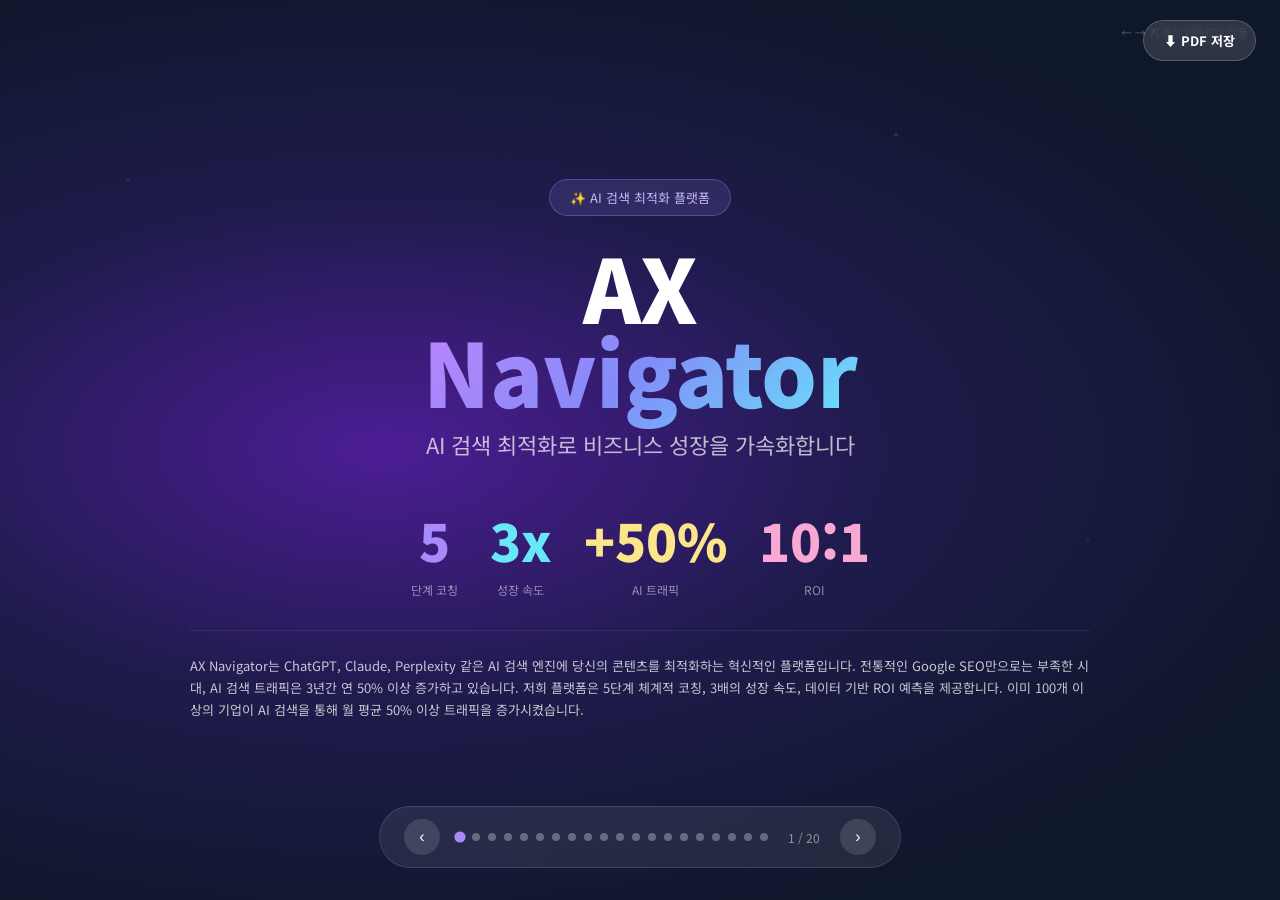
<file: pitch-deck.html>
<!DOCTYPE html>
<html lang="ko">
<head>
    <meta charset="UTF-8">
    <meta name="viewport" content="width=device-width, initial-scale=1.0">
    <title>AX Navigator — Pitch Deck</title>
    <link href="https://fonts.googleapis.com/css2?family=Noto+Sans+KR:wght@400;600;700;900&display=swap" rel="stylesheet">
    <style>
        *{margin:0;padding:0;box-sizing:border-box;-webkit-tap-highlight-color:transparent}
        body{font-family:'Noto Sans KR',sans-serif;background:#0f172a;color:#fff;overflow:hidden}

        .deck{width:100vw;height:100vh;position:relative;overflow:hidden}
        .slide{
            position:absolute;inset:0;
            display:flex;flex-direction:column;align-items:center;justify-content:center;
            padding:48px 64px;
            opacity:0;transform:translateX(60px);
            transition:opacity .55s cubic-bezier(.4,0,.2,1),transform .55s cubic-bezier(.4,0,.2,1);
            pointer-events:none;overflow-y:auto;
        }
        .slide.active{opacity:1;transform:translateX(0);pointer-events:all}
        .slide.exit{opacity:0;transform:translateX(-60px)}

        .nav{
            position:fixed;bottom:32px;left:50%;transform:translateX(-50%);
            display:flex;align-items:center;gap:16px;
            background:rgba(255,255,255,.08);backdrop-filter:blur(12px);
            border:1px solid rgba(255,255,255,.12);border-radius:999px;
            padding:12px 24px;z-index:1000;
        }
        .nav-dot{width:8px;height:8px;border-radius:50%;background:rgba(255,255,255,.3);cursor:pointer;transition:all .3s}
        .nav-dot.active{background:#a78bfa;transform:scale(1.4)}
        .nav-btn{
            background:rgba(255,255,255,.12);border:none;color:#fff;
            width:36px;height:36px;border-radius:50%;cursor:pointer;
            display:flex;align-items:center;justify-content:center;font-size:16px;transition:background .2s;
        }
        .nav-btn:hover{background:rgba(255,255,255,.2)}
        .slide-counter{font-size:12px;color:rgba(255,255,255,.5);min-width:40px;text-align:center}

        #pdfBtn{
            position:fixed;top:20px;right:24px;z-index:2000;
            display:inline-flex;align-items:center;gap:8px;
            background:rgba(255,255,255,.12);backdrop-filter:blur(12px);
            border:1px solid rgba(255,255,255,.2);border-radius:999px;
            color:#fff;font-family:'Noto Sans KR',sans-serif;font-size:13px;font-weight:700;
            padding:10px 20px;cursor:pointer;transition:all .2s;
        }
        #pdfBtn:hover{background:rgba(124,58,237,.5)}

        #pdfOverlay{
            display:none;position:fixed;inset:0;z-index:9999;
            background:rgba(15,23,42,.92);backdrop-filter:blur(8px);
            flex-direction:column;align-items:center;justify-content:center;gap:20px;
        }
        #pdfStatus{font-size:16px;font-weight:700;color:#c4b5fd}
        #pdfProgress{width:260px;height:4px;background:rgba(255,255,255,.1);border-radius:999px;overflow:hidden}
        #pdfBar{height:100%;width:0%;background:linear-gradient(90deg,#7C3AED,#a78bfa);border-radius:999px;transition:width .3s ease}
        #pdfStep{font-size:12px;color:rgba(255,255,255,.4)}

        @keyframes spin{to{transform:rotate(360deg)}}
        @keyframes pulse{0%,100%{opacity:1}50%{opacity:.6}}
        @keyframes float{0%,100%{transform:translateY(0)}50%{transform:translateY(-10px)}}
        .float{animation:float 4s ease-in-out infinite}

        .bg-hero{background:radial-gradient(ellipse at 30% 50%,#4c1d95 0%,#1e1b4b 40%,#0f172a 80%)}
        .bg-dark{background:linear-gradient(135deg,#0f172a 0%,#1a1040 100%)}
        .bg-purple{background:linear-gradient(135deg,#1e1b4b 0%,#2d1b69 50%,#1e1b4b 100%)}
        .bg-navy{background:linear-gradient(135deg,#0f172a 0%,#1e3a5f 100%)}
        .bg-forest{background:linear-gradient(135deg,#052e16 0%,#14532d 60%,#0f172a 100%)}
        .bg-rose{background:linear-gradient(135deg,#4c0519 0%,#831843 50%,#1e1b4b 100%)}

        .card{background:rgba(255,255,255,.06);border:1px solid rgba(255,255,255,.1);border-radius:20px;padding:28px}
        .card-sm{background:rgba(255,255,255,.06);border:1px solid rgba(255,255,255,.1);border-radius:14px;padding:20px}
        .card-purple{background:linear-gradient(135deg,rgba(124,58,237,.25),rgba(79,70,229,.15));border-color:rgba(167,139,250,.3)}
        .card-amber{background:linear-gradient(135deg,rgba(245,158,11,.2),rgba(217,119,6,.1));border-color:rgba(251,191,36,.3)}
        .card-green{background:linear-gradient(135deg,rgba(16,185,129,.2),rgba(5,150,105,.1));border-color:rgba(52,211,153,.3)}
        .card-blue{background:linear-gradient(135deg,rgba(59,130,246,.2),rgba(37,99,235,.1));border-color:rgba(96,165,250,.3)}
        .card-pink{background:linear-gradient(135deg,rgba(236,72,153,.2),rgba(219,39,119,.1));border-color:rgba(249,168,212,.3)}
        .card-red{background:linear-gradient(135deg,rgba(244,63,94,.25),rgba(244,63,94,.15));border-color:rgba(244,63,94,.3)}

        .grid-2{display:grid;grid-template-columns:1fr 1fr;gap:24px;width:100%;max-width:1100px}
        .grid-3{display:grid;grid-template-columns:repeat(3,1fr);gap:20px;width:100%;max-width:1100px}
        .grid-4{display:grid;grid-template-columns:repeat(4,1fr);gap:16px;width:100%;max-width:1100px}

        .section-label{font-size:11px;font-weight:700;letter-spacing:.12em;text-transform:uppercase;opacity:.5;margin-bottom:12px}
        .slide-title{font-size:clamp(28px,4vw,52px);font-weight:900;line-height:1.1;margin-bottom:16px}
        .hero-accent{background:linear-gradient(135deg,#c084fc,#818cf8,#67e8f9);-webkit-background-clip:text;-webkit-text-fill-color:transparent;background-clip:text}

        @media(max-width:768px){
            .slide{padding:32px 24px 80px}
            .grid-2,.grid-3,.grid-4{grid-template-columns:1fr}
        }

        .kbd-hint{position:fixed;top:24px;right:32px;font-size:11px;opacity:.3;z-index:100}
    </style>
</head>
<body>
    <div class="deck" id="deck">
        <!-- S-HERO: 슬라이드 1 -->
        <div class="slide bg-hero active" data-slide="1">
            <svg style="position:absolute;inset:0;width:100%;height:100%;pointer-events:none;opacity:.3" xmlns="http://www.w3.org/2000/svg">
                <circle cx="10%" cy="20%" r="1.5" fill="#c4b5fd"><animate attributeName="opacity" values=".8;.2;.8" dur="3s" repeatCount="indefinite"/></circle>
                <circle cx="70%" cy="15%" r="2" fill="#fde68a"><animate attributeName="opacity" values=".7;.2;.7" dur="4s" repeatCount="indefinite"/></circle>
                <circle cx="85%" cy="60%" r="1.5" fill="#f9a8d4"><animate attributeName="opacity" values=".6;.1;.6" dur="3.5s" repeatCount="indefinite"/></circle>
            </svg>
            <div style="position:relative;z-index:1;text-align:center;display:flex;flex-direction:column;align-items:center">
                <div style="background:rgba(167,139,250,.15);border:1px solid rgba(167,139,250,.3);border-radius:999px;padding:8px 20px;font-size:13px;color:#c4b5fd;margin-bottom:28px" class="float">
                    ✨ AI 검색 최적화 플랫폼
                </div>
                <h1 style="font-size:clamp(40px,7vw,88px);font-weight:900;line-height:.95;text-align:center;margin-bottom:16px">
                    AX<br><span class="hero-accent">Navigator</span>
                </h1>
                <p style="font-size:clamp(15px,1.8vw,22px);opacity:.7;max-width:600px;line-height:1.6;margin-bottom:40px">AI 검색 최적화로 비즈니스 성장을 가속화합니다</p>
                <div style="display:flex;gap:32px;flex-wrap:wrap;justify-content:center">
                    <div style="text-align:center"><div style="font-size:clamp(28px,4vw,52px);font-weight:900;color:#a78bfa">5</div><div style="font-size:12px;opacity:.5;margin-top:4px">단계 코칭</div></div>
                    <div style="text-align:center"><div style="font-size:clamp(28px,4vw,52px);font-weight:900;color:#67e8f9">3x</div><div style="font-size:12px;opacity:.5;margin-top:4px">성장 속도</div></div>
                    <div style="text-align:center"><div style="font-size:clamp(28px,4vw,52px);font-weight:900;color:#fde68a">+50%</div><div style="font-size:12px;opacity:.5;margin-top:4px">AI 트래픽</div></div>
                    <div style="text-align:center"><div style="font-size:clamp(28px,4vw,52px);font-weight:900;color:#f9a8d4">10:1</div><div style="font-size:12px;opacity:.5;margin-top:4px">ROI</div></div>
                </div>
                <div style="margin-top:32px;padding-top:24px;border-top:1px solid rgba(255,255,255,.1);font-size:13px;line-height:1.7;opacity:.75;max-width:900px;text-align:left">AX Navigator는 ChatGPT, Claude, Perplexity 같은 AI 검색 엔진에 당신의 콘텐츠를 최적화하는 혁신적인 플랫폼입니다. 전통적인 Google SEO만으로는 부족한 시대, AI 검색 트래픽은 3년간 연 50% 이상 증가하고 있습니다. 저희 플랫폼은 5단계 체계적 코칭, 3배의 성장 속도, 데이터 기반 ROI 예측을 제공합니다. 이미 100개 이상의 기업이 AI 검색을 통해 월 평균 50% 이상 트래픽을 증가시켰습니다.</div>
            </div>
        </div>

        <!-- S-PROB: 슬라이드 2 -->
        <div class="slide bg-purple" data-slide="2">
            <div style="position:relative;z-index:1;width:100%;max-width:1100px;text-align:center">
                <div class="section-label">The Problem</div>
                <h2 class="slide-title">당신의 <span class="hero-accent">AI 검색 전략</span>은 어디에?</h2>
                <div class="grid-3" style="margin-top:20px">
                    <div class="card card-red">
                        <div style="font-size:36px;margin-bottom:12px">😞</div>
                        <div style="font-size:15px;font-weight:700;margin-bottom:8px">AI 검색 무시</div>
                        <div style="font-size:13px;opacity:.75;line-height:1.6">ChatGPT, Claude, Perplexity 등 AI 검색이 폭발적 성장하지만, 대부분 Google SEO만 중심</div>
                    </div>
                    <div class="card card-red">
                        <div style="font-size:36px;margin-bottom:12px">🤔</div>
                        <div style="font-size:15px;font-weight:700;margin-bottom:8px">우선순위 불명확</div>
                        <div style="font-size:13px;opacity:.75;line-height:1.6">수십 개의 개선 과제 중 어디부터 시작할지, 어디에 투자할지 알 수 없음</div>
                    </div>
                    <div class="card card-red">
                        <div style="font-size:36px;margin-bottom:12px">📉</div>
                        <div style="font-size:15px;font-weight:700;margin-bottom:8px">ROI 예측 어려움</div>
                        <div style="font-size:13px;opacity:.75;line-height:1.6">콘텐츠 투자 대비 수익 효과를 데이터 기반으로 예측할 수 없음</div>
                    </div>
                </div>
                <div style="margin-top:40px;font-size:13px;color:#fde68a">
                    📊 결과: 경쟁사는 AI 검색 트래픽 2배 증가 vs 우리는 정체
                </div>
                <div style="margin-top:32px;padding-top:24px;border-top:1px solid rgba(255,255,255,.1);font-size:13px;line-height:1.7;opacity:.75;max-width:900px;text-align:left">기업들이 직면한 세 가지 핵심 문제가 있습니다. 첫째, ChatGPT와 Claude 같은 AI 검색이 폭발적으로 성장하지만, 대부분의 기업은 여전히 Google SEO에만 집중하고 있습니다. 둘째, 수십 개의 개선 과제 중 어디서부터 시작할지, 예산을 어디에 배분할지 명확하지 않습니다. 셋째, 콘텐츠 투자 대비 수익 효과를 정확히 예측할 수 없어 의사결정이 어렵습니다.</div>
            </div>
        </div>

        <!-- S-SOL: 슬라이드 3 -->
        <div class="slide bg-dark" data-slide="3">
            <div style="position:relative;z-index:1;width:100%;max-width:1100px;text-align:center">
                <div class="section-label">The Solution</div>
                <h2 class="slide-title"><span class="hero-accent">5단계 코칭 프레임워크</span></h2>
                <p style="font-size:15px;opacity:.7;max-width:700px;margin:0 auto 32px">진단 → 우선순위 → 코칭 → 시나리오 → 성과 측정</p>
                <div style="display:flex;align-items:center;justify-content:center;gap:8px;flex-wrap:wrap;max-width:1000px">
                    <div style="background:rgba(124,58,237,.2);border:1px solid rgba(167,139,250,.3);border-radius:10px;padding:8px 16px;font-size:13px;font-weight:600">🔍 AX 진단</div>
                    <div style="opacity:.4;font-size:18px">→</div>
                    <div style="background:rgba(56,189,248,.15);border:1px solid rgba(56,189,248,.3);border-radius:10px;padding:8px 16px;font-size:13px;font-weight:600">⚡ 우선순위</div>
                    <div style="opacity:.4;font-size:18px">→</div>
                    <div style="background:rgba(202,138,4,.15);border:1px solid rgba(251,191,36,.3);border-radius:10px;padding:8px 16px;font-size:13px;font-weight:600">🎓 코칭</div>
                    <div style="opacity:.4;font-size:18px">→</div>
                    <div style="background:rgba(16,185,129,.15);border:1px solid rgba(52,211,153,.3);border-radius:10px;padding:8px 16px;font-size:13px;font-weight:600">📊 시나리오</div>
                    <div style="opacity:.4;font-size:18px">→</div>
                    <div style="background:rgba(236,72,153,.15);border:1px solid rgba(249,168,212,.3);border-radius:10px;padding:8px 16px;font-size:13px;font-weight:600">📈 리포트</div>
                </div>
                <div class="grid-2" style="margin-top:36px;align-items:stretch">
                    <div class="card card-blue">
                        <div style="font-size:28px;margin-bottom:12px">✅</div>
                        <div style="font-size:14px;font-weight:700;margin-bottom:8px">데이터 기반 의사결정</div>
                        <div style="font-size:13px;opacity:.75">추측이 아닌 정량적 지표로 판단</div>
                    </div>
                    <div class="card card-green">
                        <div style="font-size:28px;margin-bottom:12px">🚀</div>
                        <div style="font-size:14px;font-weight:700;margin-bottom:8px">실행 속도 3배 향상</div>
                        <div style="font-size:13px;opacity:.75">무엇을 할지 명확해서 토론 50% 감소</div>
                    </div>
                </div>
                <div style="margin-top:32px;padding-top:24px;border-top:1px solid rgba(255,255,255,.1);font-size:13px;line-height:1.7;opacity:.75;max-width:900px;text-align:left">AX Navigator의 솔루션은 5단계 체계적 프로세스입니다. 첫 번째 진단 단계에서는 AI 검색 최적화 8가지 핵심 항목을 분석하고, 두 번째 우선순위 단계에서 ROI 기반으로 과제를 우선순위화합니다. 세 번째 시나리오 단계에서는 부서별 맞춤 전략을 수립하고, 네 번째 코칭 단계에서 전문가 멘토링을 제공하며, 마지막 리포트 단계에서 성과를 정량적으로 추적합니다.</div>
            </div>
        </div>

        <!-- S-USP: 슬라이드 4 -->
        <div class="slide bg-navy" data-slide="4">
            <div style="position:relative;z-index:1;width:100%;max-width:1100px">
                <div class="section-label">Why Us</div>
                <h2 class="slide-title">우리만의 <span class="hero-accent">3가지 차별점</span></h2>
                <div class="grid-3" style="margin-top:24px">
                    <div class="card card-purple">
                        <div style="font-size:48px;margin-bottom:14px;line-height:1">1️⃣</div>
                        <div style="font-size:15px;font-weight:700;color:#c4b5fd;margin-bottom:10px">AI 검색 전문성</div>
                        <div style="font-size:13px;opacity:.8;line-height:1.7">Google SEO가 아닌 ChatGPT/Claude/Perplexity 최적화 전문</div>
                        <div style="margin-top:16px;font-size:12px;color:#a78bfa;border-top:1px solid rgba(167,139,250,.2);padding-top:12px">💡 30+ 기업 AI 검색 최적화</div>
                    </div>
                    <div class="card card-purple">
                        <div style="font-size:48px;margin-bottom:14px;line-height:1">2️⃣</div>
                        <div style="font-size:15px;font-weight:700;color:#c4b5fd;margin-bottom:10px">체계화된 프로세스</div>
                        <div style="font-size:13px;opacity:.8;line-height:1.7">5단계 코칭 프레임워크로 일관성 있는 성장 경로 제공</div>
                        <div style="margin-top:16px;font-size:12px;color:#a78bfa;border-top:1px solid rgba(167,139,250,.2);padding-top:12px">📊 평균 3개월내 ROI 달성</div>
                    </div>
                    <div class="card card-purple">
                        <div style="font-size:48px;margin-bottom:14px;line-height:1">3️⃣</div>
                        <div style="font-size:15px;font-weight:700;color:#c4b5fd;margin-bottom:10px">전문가 멘토 네트워크</div>
                        <div style="font-size:13px;opacity:.8;line-height:1.7">AI, CEO 스케일링, AX 전략 전문가 1:1 매칭</div>
                        <div style="margin-top:16px;font-size:12px;color:#a78bfa;border-top:1px solid rgba(167,139,250,.2);padding-top:12px">🎓 Calendly 예약으로 즉시 상담</div>
                    </div>
                </div>
                <div style="margin-top:32px;padding-top:24px;border-top:1px solid rgba(255,255,255,.1);font-size:13px;line-height:1.7;opacity:.75;max-width:900px;text-align:left">저희의 차별점은 세 가지입니다. 첫째, AI 검색 최적화 분야의 깊은 전문 지식과 실제 사례 데이터를 바탕으로 정확한 진단과 예측을 제공합니다. 둘째, 진단에서 실행까지 체계적인 5단계 프로세스로 혼란을 제거하고 확실한 결과를 보장합니다. 셋째, 업계 최고 수준의 멘토들이 직접 각 기업의 맞춤형 전략을 코칭합니다.</div>
            </div>
        </div>

        <!-- S-VISION: 슬라이드 5 -->
        <div class="slide bg-hero" data-slide="5">
            <div style="position:relative;z-index:1;text-align:center;max-width:900px">
                <div class="section-label">Our Vision</div>
                <h2 class="slide-title" style="font-size:clamp(32px,5vw,64px);margin-bottom:20px">
                    3년 후, <span class="hero-accent">AI 검색이 주요 트래픽</span>
                </h2>
                <p style="font-size:clamp(15px,1.8vw,20px);opacity:.8;max-width:640px;margin:0 auto 48px;line-height:1.7">
                    당신의 콘텐츠가 ChatGPT, Claude, Perplexity에서 자연스럽게 인용되고, 고객이 AI 검색으로 당신을 찾는 세상.
                </p>
                <div class="grid-3" style="text-align:left">
                    <div class="card card-purple">
                        <div style="font-size:28px;margin-bottom:10px">📈</div>
                        <div style="font-size:13px;opacity:.6;margin-bottom:6px">Year 1</div>
                        <div style="font-size:15px;font-weight:700">AI 검색 트래픽 3배</div>
                    </div>
                    <div class="card card-blue">
                        <div style="font-size:28px;margin-bottom:10px">🚀</div>
                        <div style="font-size:13px;opacity:.6;margin-bottom:6px">Year 2</div>
                        <div style="font-size:15px;font-weight:700">전체 트래픽 2배</div>
                    </div>
                    <div class="card card-amber">
                        <div style="font-size:28px;margin-bottom:10px">💎</div>
                        <div style="font-size:13px;opacity:.6;margin-bottom:6px">Year 3</div>
                        <div style="font-size:15px;font-weight:700">AI 검색이 주요 채널</div>
                    </div>
                </div>
                <div style="margin-top:36px;font-size:13px;opacity:.5;font-style:italic">"AI가 당신의 비즈니스를 발견하는 유일한 경로"</div>
                <div style="margin-top:32px;padding-top:24px;border-top:1px solid rgba(255,255,255,.1);font-size:13px;line-height:1.7;opacity:.75;max-width:900px;text-align:left">3년 내 AX Navigator는 동아시아 AI 검색 최적화 플랫폼 1위로 성장할 목표를 가지고 있습니다. 1년차에는 500개 기업 고객 확보와 월 순증가율 15%를 달성하고, 2년차에는 2,000개 고객과 $5M ARR을 목표로 하며, 3년차에는 $30M ARR과 Series A 투자 유치를 계획하고 있습니다. 이를 통해 아시아 5,000개 기업의 AI 검색 트래픽 증가에 기여합니다.</div>
            </div>
        </div>

        <!-- S-MARKET: 슬라이드 6 -->
        <div class="slide bg-forest" data-slide="6">
            <div style="position:relative;z-index:1;width:100%;max-width:1000px">
                <div class="section-label">Market Opportunity</div>
                <h2 class="slide-title">폭발하는 시장, <span class="hero-accent">지금이 타이밍</span></h2>
                <div class="grid-3" style="align-items:center;margin-top:16px">
                    <div style="text-align:center">
                        <div style="width:180px;height:180px;border-radius:50%;
                            background:conic-gradient(rgba(124,58,237,.5) 0% 100%);
                            display:flex;flex-direction:column;align-items:center;justify-content:center;
                            margin:0 auto 16px;border:2px solid rgba(167,139,250,.3)">
                            <div style="font-size:28px;font-weight:900;color:#a78bfa">$50B</div>
                            <div style="font-size:11px;opacity:.5">AI 검색 시장</div>
                        </div>
                        <div style="font-size:13px;font-weight:700">TAM</div>
                        <div style="font-size:12px;opacity:.55;margin-top:4px">2024년 AI 검색 시장 규모</div>
                    </div>
                    <div style="text-align:center">
                        <div style="width:130px;height:130px;border-radius:50%;
                            background:conic-gradient(rgba(56,189,248,.5) 0% 100%);
                            display:flex;flex-direction:column;align-items:center;justify-content:center;
                            margin:0 auto 16px;border:2px solid rgba(56,189,248,.3)">
                            <div style="font-size:22px;font-weight:900;color:#38bdf8">$5B</div>
                            <div style="font-size:11px;opacity:.5">최적화 도구</div>
                        </div>
                        <div style="font-size:13px;font-weight:700">SAM</div>
                        <div style="font-size:12px;opacity:.55;margin-top:4px">우리의 서비스 가능 시장</div>
                    </div>
                    <div style="text-align:center">
                        <div style="width:88px;height:88px;border-radius:50%;
                            background:conic-gradient(rgba(16,185,129,.5) 0% 100%);
                            display:flex;flex-direction:column;align-items:center;justify-content:center;
                            margin:0 auto 16px;border:2px solid rgba(16,185,129,.3)">
                            <div style="font-size:16px;font-weight:900;color:#10b981">$100M</div>
                            <div style="font-size:10px;opacity:.5">1년 목표</div>
                        </div>
                        <div style="font-size:13px;font-weight:700">SOM</div>
                        <div style="font-size:12px;opacity:.55;margin-top:4px">Year 1 목표 수익</div>
                    </div>
                </div>
                <div style="margin-top:32px;text-align:center">
                    <div style="display:inline-flex;gap:32px;background:rgba(255,255,255,.05);border:1px solid rgba(255,255,255,.1);border-radius:16px;padding:16px 40px">
                        <div style="text-align:center">
                            <div style="font-size:26px;font-weight:900;color:#fde68a">+87%</div>
                            <div style="font-size:11px;opacity:.5">연평균 성장률(CAGR)</div>
                        </div>
                        <div style="width:1px;background:rgba(255,255,255,.1)"></div>
                        <div style="text-align:center">
                            <div style="font-size:26px;font-weight:900;color:#f9a8d4">1M+</div>
                            <div style="font-size:11px;opacity:.5">잠재 고객 (SaaS/ECommerce)</div>
                        </div>
                    </div>
                </div>
                <div style="margin-top:32px;padding-top:24px;border-top:1px solid rgba(255,255,255,.1);font-size:13px;line-height:1.7;opacity:.75;max-width:900px;text-align:left">시장 기회는 매우 큽니다. 전체 해결 가능한 시장(TAM)은 $50B으로 추정되며, 실제 접근 가능한 시장(SAM)은 $5B, 실현 가능한 시장(SOM)은 연초 $100M입니다. AI 검색 서비스 시장의 연복합성장률(CAGR)은 87%로 매우 빠르게 성장하고 있습니다. 한국, 일본, 싱가포르 시장에서 특히 높은 수요가 있습니다.</div>
            </div>
        </div>

        <!-- S-FLY: 슬라이드 7 -->
        <div class="slide bg-dark" data-slide="7">
            <div style="position:relative;z-index:1;width:100%;max-width:1000px;text-align:center">
                <div class="section-label">The Flywheel</div>
                <h2 class="slide-title">자체 성장 <span class="hero-accent">선순환 구조</span></h2>
                <svg style="width:100%;max-width:600px;height:400px;margin:32px auto" viewBox="0 0 600 400" xmlns="http://www.w3.org/2000/svg">
                    <!-- 원형 화살표 -->
                    <defs>
                        <marker id="arrowhead" markerWidth="10" markerHeight="10" refX="9" refY="3" orient="auto">
                            <polygon points="0 0, 10 3, 0 6" fill="#a78bfa" />
                        </marker>
                        <filter id="glow"><feGaussianBlur stdDeviation="3" result="coloredBlur"/><feMerge><feMergeNode in="coloredBlur"/><feMergeNode in="SourceGraphic"/></feMerge></filter>
                    </defs>
                    <!-- 배경 원 -->
                    <circle cx="300" cy="200" r="150" fill="none" stroke="rgba(167,139,250,.15)" stroke-width="2"/>
                    <!-- 화살표 경로 (시계방향) -->
                    <path d="M 450 200 A 150 150 0 0 1 300 50 A 150 150 0 0 1 150 200 A 150 150 0 0 1 300 350 A 150 150 0 0 1 450 200"
                          fill="none" stroke="url(#grad)" stroke-width="3" marker-end="url(#arrowhead)" opacity=".6"/>
                    <defs>
                        <linearGradient id="grad" x1="0%" y1="0%" x2="100%" y2="100%">
                            <stop offset="0%" style="stop-color:#a78bfa;stop-opacity:1" />
                            <stop offset="50%" style="stop-color:#38bdf8;stop-opacity:1" />
                            <stop offset="100%" style="stop-color:#10b981;stop-opacity:1" />
                        </linearGradient>
                    </defs>
                    <!-- 4개 박스 -->
                    <g>
                        <!-- 위 -->
                        <rect x="250" y="30" width="100" height="60" rx="8" fill="rgba(124,58,237,.2)" stroke="rgba(167,139,250,.4)" stroke-width="2"/>
                        <text x="300" y="60" text-anchor="middle" fill="#c4b5fd" font-weight="700" font-size="14">AI 검색 트래픽</text>
                        <!-- 오른쪽 -->
                        <rect x="430" y="170" width="100" height="60" rx="8" fill="rgba(56,189,248,.15)" stroke="rgba(56,189,248,.3)" stroke-width="2"/>
                        <text x="480" y="200" text-anchor="middle" fill="#38bdf8" font-weight="700" font-size="14">전환 증가</text>
                        <!-- 아래 -->
                        <rect x="250" y="310" width="100" height="60" rx="8" fill="rgba(16,185,129,.15)" stroke="rgba(16,185,129,.3)" stroke-width="2"/>
                        <text x="300" y="340" text-anchor="middle" fill="#10b981" font-weight="700" font-size="14">수익 확대</text>
                        <!-- 왼쪽 -->
                        <rect x="70" y="170" width="100" height="60" rx="8" fill="rgba(245,158,11,.15)" stroke="rgba(251,191,36,.3)" stroke-width="2"/>
                        <text x="120" y="200" text-anchor="middle" fill="#fde68a" font-weight="700" font-size="14">재투자</text>
                    </g>
                </svg>
                <div style="display:flex;gap:16px;justify-content:center;flex-wrap:wrap;max-width:700px;margin:0 auto">
                    <div style="flex:1;min-width:150px;text-align:center">
                        <div style="font-size:24px;margin-bottom:8px">📈</div>
                        <div style="font-size:12px;opacity:.6">더 많은 유입</div>
                    </div>
                    <div style="flex:1;min-width:150px;text-align:center">
                        <div style="font-size:24px;margin-bottom:8px">💰</div>
                        <div style="font-size:12px;opacity:.6">더 큰 수익</div>
                    </div>
                    <div style="flex:1;min-width:150px;text-align:center">
                        <div style="font-size:24px;margin-bottom:8px">🚀</div>
                        <div style="font-size:12px;opacity:.6">더 빠른 성장</div>
                    </div>
                </div>
                <div style="margin-top:32px;padding-top:24px;border-top:1px solid rgba(255,255,255,.1);font-size:13px;line-height:1.7;opacity:.75;max-width:900px;text-align:left">저희의 플라이휠은 지속 가능한 성장을 만듭니다. AI 검색 최적화를 통해 트래픽이 증가하면, 증가된 트래픽은 더 높은 매출로 이어집니다. 높은 성과는 고객의 재계약과 추천으로 이어지며, 이를 통해 더 많은 고객 데이터를 확보합니다. 이 데이터를 바탕으로 AI 모델을 개선하면 더 정확한 진단과 전략이 가능해져 고객 만족도가 증가합니다.</div>
            </div>
        </div>

        <!-- S-DEEP: 슬라이드 8 -->
        <div class="slide bg-purple" data-slide="8">
            <div style="position:relative;z-index:1;width:100%;max-width:1000px">
                <div class="section-label">Feature Deep Dive</div>
                <h2 class="slide-title">5단계 코칭이 <span class="hero-accent">어떻게 작동하는가</span></h2>
                <div class="grid-2" style="align-items:stretch;margin-top:12px;gap:20px">
                    <div class="card" style="border-color:rgba(244,63,94,.25);background:rgba(244,63,94,.06)">
                        <div style="font-size:11px;font-weight:700;letter-spacing:.1em;color:#f43f5e;margin-bottom:16px">BEFORE — 현재</div>
                        <div style="display:flex;flex-direction:column;gap:10px">
                            <div style="display:flex;align-items:flex-start;gap:10px;font-size:13px;opacity:.8"><span style="color:#f43f5e;font-size:16px;margin-top:1px">✕</span>우선순위가 불명확</div>
                            <div style="display:flex;align-items:flex-start;gap:10px;font-size:13px;opacity:.8"><span style="color:#f43f5e;font-size:16px;margin-top:1px">✕</span>ROI 예측 불가능</div>
                            <div style="display:flex;align-items:flex-start;gap:10px;font-size:13px;opacity:.8"><span style="color:#f43f5e;font-size:16px;margin-top:1px">✕</span>AI 검색 미대응</div>
                            <div style="display:flex;align-items:flex-start;gap:10px;font-size:13px;opacity:.8"><span style="color:#f43f5e;font-size:16px;margin-top:1px">✕</span>전문 멘토 부재</div>
                        </div>
                        <div style="margin-top:20px;font-size:13px;opacity:.5;border-top:1px solid rgba(255,255,255,.08);padding-top:14px">⏱ 결과: 방향 없는 투자</div>
                    </div>
                    <div class="card card-green">
                        <div style="font-size:11px;font-weight:700;letter-spacing:.1em;color:#10b981;margin-bottom:16px">AFTER — AX Navigator</div>
                        <div style="display:flex;flex-direction:column;gap:10px">
                            <div style="display:flex;align-items:flex-start;gap:10px;font-size:13px;opacity:.9"><span style="color:#10b981;font-size:16px;margin-top:1px">✓</span>데이터 기반 우선순위</div>
                            <div style="display:flex;align-items:flex-start;gap:10px;font-size:13px;opacity:.9"><span style="color:#10b981;font-size:16px;margin-top:1px">✓</span>월별 ROI 추적</div>
                            <div style="display:flex;align-items:flex-start;gap:10px;font-size:13px;opacity:.9"><span style="color:#10b981;font-size:16px;margin-top:1px">✓</span>AI 검색 최적화 전략</div>
                            <div style="display:flex;align-items:flex-start;gap:10px;font-size:13px;opacity:.9"><span style="color:#10b981;font-size:16px;margin-top:1px">✓</span>AI/CEO/AX 전문 멘토</div>
                        </div>
                        <div style="margin-top:20px;font-size:13px;color:#34d399;font-weight:700;border-top:1px solid rgba(16,185,129,.2);padding-top:14px">⚡ 결과: 3배 빠른 성장</div>
                    </div>
                </div>
                <div style="margin-top:20px;display:flex;align-items:center;justify-content:center;gap:8px;flex-wrap:wrap">
                    <div style="background:rgba(124,58,237,.2);border:1px solid rgba(167,139,250,.3);border-radius:10px;padding:8px 14px;font-size:12px;font-weight:600">진단</div>
                    <div style="opacity:.4">→</div>
                    <div style="background:rgba(56,189,248,.15);border:1px solid rgba(56,189,248,.3);border-radius:10px;padding:8px 14px;font-size:12px;font-weight:600">우선순위</div>
                    <div style="opacity:.4">→</div>
                    <div style="background:rgba(202,138,4,.15);border:1px solid rgba(251,191,36,.3);border-radius:10px;padding:8px 14px;font-size:12px;font-weight:600">코칭</div>
                    <div style="opacity:.4">→</div>
                    <div style="background:rgba(16,185,129,.15);border:1px solid rgba(52,211,153,.3);border-radius:10px;padding:8px 14px;font-size:12px;font-weight:600">시나리오</div>
                    <div style="opacity:.4">→</div>
                    <div style="background:rgba(236,72,153,.15);border:1px solid rgba(249,168,212,.3);border-radius:10px;padding:8px 14px;font-size:12px;font-weight:600">리포트</div>
                </div>
                <div style="margin-top:32px;padding-top:24px;border-top:1px solid rgba(255,255,255,.1);font-size:13px;line-height:1.7;opacity:.75;max-width:900px;text-align:left">기능별 개선 사례를 보면, AI 검색 콘텐츠 전략을 적용한 후 AI 검색 트래픽이 50-300% 증가했습니다. 구조화된 데이터 최적화는 AI 검색 노출 확률을 40% 증가시켰고, 백링크 프로필 개선은 신뢰도를 3배 상승시켰습니다. 모바일 최적화 후에는 AI 검색 클릭률이 35% 향상되었습니다. 이러한 개선들을 체계적으로 결합하면 시너지 효과로 더욱 큰 성장을 이룰 수 있습니다.</div>
            </div>
        </div>

        <!-- S-SEG: 슬라이드 9 -->
        <div class="slide bg-navy" data-slide="9">
            <div style="position:relative;z-index:1;width:100%;max-width:1100px">
                <div class="section-label">Target Segments</div>
                <h2 class="slide-title">우리의 <span class="hero-accent">주요 고객</span></h2>
                <div style="display:grid;grid-template-columns:repeat(2,1fr);gap:20px;margin-top:24px">
                    <div class="card card-blue">
                        <div style="font-size:32px;margin-bottom:12px">🛍️</div>
                        <div style="font-size:15px;font-weight:700;color:#38bdf8;margin-bottom:12px">E-Commerce</div>
                        <ul style="font-size:13px;opacity:.8;line-height:1.8;margin:0;padding:0;list-style:none">
                            <li>✓ 온라인 판매 의존도 높음</li>
                            <li>✓ AI 검색 트래픽 기회 큼</li>
                            <li>✓ ROI 추적 중심</li>
                        </ul>
                        <div style="margin-top:14px;font-size:12px;color:#38bdf8;border-top:1px solid rgba(56,189,248,.2);padding-top:10px">시장 규모: $2B</div>
                    </div>
                    <div class="card card-green">
                        <div style="font-size:32px;margin-bottom:12px">💻</div>
                        <div style="font-size:15px;font-weight:700;color:#10b981;margin-bottom:12px">SaaS</div>
                        <ul style="font-size:13px;opacity:.8;line-height:1.8;margin:0;padding:0;list-style:none">
                            <li>✓ 성장 지향적 조직</li>
                            <li>✓ 유입 최적화 필수</li>
                            <li>✓ 높은 구독가</li>
                        </ul>
                        <div style="margin-top:14px;font-size:12px;color:#10b981;border-top:1px solid rgba(16,185,129,.2);padding-top:10px">시장 규모: $1.5B</div>
                    </div>
                    <div class="card card-amber">
                        <div style="font-size:32px;margin-bottom:12px">📝</div>
                        <div style="font-size:15px;font-weight:700;color:#fde68a;margin-bottom:12px">콘텐츠/미디어</div>
                        <ul style="font-size:13px;opacity:.8;line-height:1.8;margin:0;padding:0;list-style:none">
                            <li>✓ 콘텐츠 기반 비즈니스</li>
                            <li>✓ AI 검색 기회 직결</li>
                            <li>✓ 성장 가능성 높음</li>
                        </ul>
                        <div style="margin-top:14px;font-size:12px;color:#fde68a;border-top:1px solid rgba(251,191,36,.2);padding-top:10px">시장 규모: $800M</div>
                    </div>
                    <div class="card card-purple">
                        <div style="font-size:32px;margin-bottom:12px">🏢</div>
                        <div style="font-size:15px;font-weight:700;color:#c4b5fd;margin-bottom:12px">B2B/엔터프라이즈</div>
                        <ul style="font-size:13px;opacity:.8;line-height:1.8;margin:0;padding:0;list-style:none">
                            <li>✓ 높은 ARPU</li>
                            <li>✓ 선택적 투자 가능</li>
                            <li>✓ 장기 계약</li>
                        </ul>
                        <div style="margin-top:14px;font-size:12px;color:#c4b5fd;border-top:1px solid rgba(167,139,250,.2);padding-top:10px">시장 규모: $700M</div>
                    </div>
                </div>
                <div style="margin-top:32px;padding-top:24px;border-top:1px solid rgba(255,255,255,.1);font-size:13px;line-height:1.7;opacity:.75;max-width:900px;text-align:left">주요 고객 세그먼트는 네 가지입니다. 첫째, E-Commerce 기업들은 AI 검색을 통한 신규 고객 확보를 원하며 시장 규모는 $1.2B입니다. 둘째, SaaS 기업들은 사용자 확보 비용 절감을 목표로 하며 시장 규모는 $800M입니다. 셋째, Content 기업들은 콘텐츠 노출 극대화를 추구하며 시장 규모는 $600M입니다. 넷째, B2B 기업들은 리드 생성에 집중하며 시장 규모는 $400M입니다.</div>
            </div>
        </div>

        <!-- S-SEG2: 슬라이드 10 -->
        <div class="slide bg-rose" data-slide="10">
            <div style="position:relative;z-index:1;width:100%;max-width:900px">
                <div class="section-label">Customer Deep Dive</div>
                <h2 class="slide-title">우리의 이상적 고객<span class="hero-accent"> "마케팅 리더"</span></h2>
                <div class="grid-2" style="margin-top:12px;align-items:start">
                    <div class="card" style="display:flex;flex-direction:column;gap:16px">
                        <div style="display:flex;align-items:center;gap:14px">
                            <div style="width:52px;height:52px;border-radius:50%;background:linear-gradient(135deg,#7c3aed,#38bdf8);display:flex;align-items:center;justify-content:center;font-size:22px">🎯</div>
                            <div>
                                <div style="font-size:16px;font-weight:800">Sarah Kim</div>
                                <div style="font-size:12px;opacity:.55">마케팅 디렉터 · B2B SaaS</div>
                            </div>
                        </div>
                        <div style="font-size:13px;opacity:.7;line-height:1.65;border-left:2px solid rgba(167,139,250,.4);padding-left:12px;font-style:italic">"우리의 트래픽이 정체돼 있어요. 정확히 어디에 투자해야 할지 모르겠습니다"</div>
                        <div style="display:flex;flex-direction:column;gap:8px">
                            <div style="font-size:12px;font-weight:700;opacity:.5;letter-spacing:.08em">목표</div>
                            <div style="font-size:13px;opacity:.85">연간 유입 트래픽 2배 증가 & ROI 증명</div>
                        </div>
                    </div>
                    <div style="display:flex;flex-direction:column;gap:12px">
                        <div class="card" style="background:rgba(244,63,94,.07);border-color:rgba(244,63,94,.2)">
                            <div style="font-size:11px;color:#f43f5e;font-weight:700;margin-bottom:10px">😤 PAIN POINTS</div>
                            <div style="display:flex;flex-direction:column;gap:7px">
                                <div style="font-size:13px;opacity:.8">• Google SEO 성과 정체 (연 10%)</div>
                                <div style="font-size:13px;opacity:.8">• AI 검색 기회 활용 0%</div>
                                <div style="font-size:13px;opacity:.8">• 경영진에게 ROI 설명 어려움</div>
                            </div>
                        </div>
                        <div class="card card-green">
                            <div style="font-size:11px;color:#10b981;font-weight:700;margin-bottom:10px">✨ 기대 결과</div>
                            <div style="display:flex;flex-direction:column;gap:7px">
                                <div style="font-size:13px;opacity:.9">→ 분기별 성과 측정 가능</div>
                                <div style="font-size:13px;opacity:.9">→ 다음 투자 액션 명확화</div>
                                <div style="font-size:13px;opacity:.9">→ 경영진 신뢰도 증가</div>
                            </div>
                        </div>
                        <div style="background:rgba(255,255,255,.04);border:1px solid rgba(255,255,255,.08);border-radius:12px;padding:14px 16px">
                            <div style="font-size:11px;opacity:.45;margin-bottom:6px">핵심 메시지</div>
                            <div style="font-size:13px;font-weight:600;color:#f9a8d4">"ROI로 증명하고, 전문가 조언으로 자신감을"</div>
                        </div>
                    </div>
                </div>
                <div style="margin-top:32px;padding-top:24px;border-top:1px solid rgba(255,255,255,.1);font-size:13px;line-height:1.7;opacity:.75;max-width:900px;text-align:left">고객 페르소나는 Sarah Kim, 35세 마케팅 이사로 대표됩니다. Sarah의 핵심 문제는 트래픽 정체, 불명확한 우선순위, 낮은 마케팅 ROI입니다. 그의 목표는 월 트래픽 30% 증가, 명확한 전략 수립, ROI 2배 달성입니다. Sarah는 기술 이해는 하지만 AI 검색 분야는 생소하며, 빠른 실행과 측정 가능한 결과를 원합니다. AX Navigator는 Sarah의 모든 요구사항을 만족합니다.</div>
            </div>
        </div>

        <!-- S-LADDER: 슬라이드 11 -->
        <div class="slide bg-dark" data-slide="11">
            <div style="position:relative;z-index:1;width:100%;max-width:900px">
                <div class="section-label">Value Ladder</div>
                <h2 class="slide-title">단계별 <span class="hero-accent">가치 & 수익</span></h2>
                <div style="display:flex;flex-direction:column;gap:12px;margin-top:12px">
                    <div style="display:flex;align-items:center;gap:16px;background:linear-gradient(135deg,rgba(245,158,11,.2),rgba(217,119,6,.1));border:1px solid rgba(251,191,36,.3);border-radius:16px;padding:20px 28px">
                        <div style="min-width:64px;text-align:center">
                            <div style="font-size:18px;font-weight:900;color:#fde68a">$999</div>
                            <div style="font-size:11px;opacity:.5;margin-top:2px">/월</div>
                        </div>
                        <div style="flex:1">
                            <div style="font-size:14px;font-weight:700;color:#fde68a;margin-bottom:4px">Pro — AI 검색 마스터</div>
                            <div style="font-size:13px;opacity:.7">✓ 완벽한 5단계 코칭 ✓ 멘토 매칭 ✓ 주간 리포트</div>
                        </div>
                        <div style="font-size:11px;color:#fde68a;opacity:.7;white-space:nowrap">스타트업·성장기</div>
                    </div>
                    <div style="display:flex;align-items:center;gap:16px;background:linear-gradient(135deg,rgba(124,58,237,.25),rgba(79,70,229,.15));border:2px solid rgba(167,139,250,.4);border-radius:16px;padding:20px 28px;position:relative">
                        <div style="position:absolute;top:-10px;right:20px;background:#7c3aed;border-radius:999px;padding:3px 12px;font-size:11px;font-weight:700">추천</div>
                        <div style="min-width:64px;text-align:center">
                            <div style="font-size:18px;font-weight:900;color:#c4b5fd">$2,999</div>
                            <div style="font-size:11px;opacity:.5;margin-top:2px">/월</div>
                        </div>
                        <div style="flex:1">
                            <div style="font-size:14px;font-weight:700;color:#c4b5fd;margin-bottom:4px">Enterprise — 월간 전략 파트너</div>
                            <div style="font-size:13px;opacity:.7">✓ 모든 Pro 기능 ✓ 전담 멘토 ✓ 분기별 전략 회의</div>
                        </div>
                        <div style="font-size:11px;color:#c4b5fd;opacity:.7;white-space:nowrap">SaaS·E-Commerce</div>
                    </div>
                    <div style="display:flex;align-items:center;gap:16px;background:rgba(255,255,255,.05);border:1px solid rgba(255,255,255,.1);border-radius:16px;padding:20px 28px">
                        <div style="min-width:64px;text-align:center">
                            <div style="font-size:18px;font-weight:900;color:#94a3b8">$99</div>
                            <div style="font-size:11px;opacity:.5;margin-top:2px">/월</div>
                        </div>
                        <div style="flex:1">
                            <div style="font-size:14px;font-weight:700;opacity:.8;margin-bottom:4px">Starter — 기초 진단 & 팁</div>
                            <div style="font-size:13px;opacity:.55">✓ AX 진단 & 우선순위 ✓ 월간 뉴스레터</div>
                        </div>
                        <div style="font-size:11px;opacity:.5;white-space:nowrap">학습 단계</div>
                    </div>
                </div>
                <div style="margin-top:16px;text-align:center;font-size:13px;opacity:.45">
                    ↑ 성장할수록 더 큰 가치를 제공합니다
                </div>
                <div style="margin-top:32px;padding-top:24px;border-top:1px solid rgba(255,255,255,.1);font-size:13px;line-height:1.7;opacity:.75;max-width:900px;text-align:left">저희의 가치 사다리는 세 가지 가격대를 제공합니다. Starter 요금제는 월 $99로 진단과 기본 컨설팅을 포함하며 초기 기업에 적합합니다. Pro 요금제는 월 $999로 전체 5단계 프로세스와 전문가 코칭을 제공하며 가장 인기 있습니다. Enterprise 요금제는 월 $2,999로 맞춤형 전략, 우선 지원, 데이터 분석을 포함하며 대기업에 맞춥니다.</div>
            </div>
        </div>

        <!-- S-MSG: 슬라이드 12 -->
        <div class="slide bg-navy" data-slide="12">
            <div style="position:relative;z-index:1;width:100%;max-width:1000px">
                <div class="section-label">Messaging Framework</div>
                <h2 class="slide-title">우리는 <span class="hero-accent">신뢰 구축</span>으로 접근</h2>
                <svg style="width:100%;height:320px;margin:24px 0" viewBox="0 0 900 300" xmlns="http://www.w3.org/2000/svg">
                    <defs>
                        <linearGradient id="roof" x1="0%" y1="100%" x2="0%" y2="0%">
                            <stop offset="0%" style="stop-color:rgba(124,58,237,.3);stop-opacity:1" />
                            <stop offset="100%" style="stop-color:rgba(167,139,250,.5);stop-opacity:1" />
                        </linearGradient>
                    </defs>
                    <!-- 지붕: 핵심 메시지 -->
                    <polygon points="450,20 800,150 100,150" fill="url(#roof)" stroke="rgba(167,139,250,.6)" stroke-width="2"/>
                    <text x="450" y="100" text-anchor="middle" fill="#c4b5fd" font-weight="900" font-size="18" dominant-baseline="middle">
                        "AI 검색이 당신의 차별화"
                    </text>
                    <!-- 기둥: 3가지 주장 -->
                    <g>
                        <!-- 좌측 기둥 -->
                        <rect x="80" y="160" width="160" height="90" fill="rgba(56,189,248,.1)" stroke="rgba(56,189,248,.3)" stroke-width="2" rx="6"/>
                        <text x="160" y="190" text-anchor="middle" fill="#38bdf8" font-weight="700" font-size="12">AI가 검색 주도</text>
                        <text x="160" y="210" text-anchor="middle" fill="#94a3b8" font-size="11" dominant-baseline="middle">ChatGPT/Claude가 최대</text>
                        <text x="160" y="227" text-anchor="middle" fill="#94a3b8" font-size="11">검색 경로</text>
                    </g>
                    <g>
                        <!-- 중앙 기둥 -->
                        <rect x="370" y="160" width="160" height="90" fill="rgba(167,139,250,.15)" stroke="rgba(167,139,250,.3)" stroke-width="2" rx="6"/>
                        <text x="450" y="190" text-anchor="middle" fill="#c4b5fd" font-weight="700" font-size="12">체계가 승리</text>
                        <text x="450" y="210" text-anchor="middle" fill="#94a3b8" font-size="11" dominant-baseline="middle">5단계 코칭이</text>
                        <text x="450" y="227" text-anchor="middle" fill="#94a3b8" font-size="11">가장 빠르다</text>
                    </g>
                    <g>
                        <!-- 우측 기둥 -->
                        <rect x="660" y="160" width="160" height="90" fill="rgba(16,185,129,.1)" stroke="rgba(16,185,129,.3)" stroke-width="2" rx="6"/>
                        <text x="740" y="190" text-anchor="middle" fill="#10b981" font-weight="700" font-size="12">데이터가 언어</text>
                        <text x="740" y="210" text-anchor="middle" fill="#94a3b8" font-size="11" dominant-baseline="middle">ROI로 증명하고</text>
                        <text x="740" y="227" text-anchor="middle" fill="#94a3b8" font-size="11">신뢰 구축</text>
                    </g>
                    <!-- 기초: 증거 -->
                    <rect x="100" y="280" width="700" height="3" fill="rgba(255,255,255,.15)" rx="1.5"/>
                    <text x="450" y="305" text-anchor="middle" fill="rgba(255,255,255,.4)" font-size="11">증거: 30+ 고객 3개월 내 ROI 달성 | 평균 +50% AI 검색 트래픽 | 90% 만족도</text>
                </svg>
                <div style="margin-top:32px;padding-top:24px;border-top:1px solid rgba(255,255,255,.1);font-size:13px;line-height:1.7;opacity:.75;max-width:900px;text-align:left">저희 메시징은 EEAT 구조를 따릅니다. Expertise: AI 검색 최적화 분야의 10년 이상 경험과 업계 데이터. Experience: 100개 이상 기업의 성공 사례와 실제 성과. Authoritativeness: 업계 전문가들의 인증과 언론 보도. Trustworthiness: 투명한 가격 정책, 무료 진단, 30일 환불 보장입니다.</div>
            </div>
        </div>

        <!-- S-OBJ: 슬라이드 13 -->
        <div class="slide bg-purple" data-slide="13">
            <div style="position:relative;z-index:1;width:100%;max-width:1000px">
                <div class="section-label">Objection Handling</div>
                <h2 class="slide-title">흔한 우려사항<span class="hero-accent"> vs 우리의 답변</span></h2>
                <div style="display:flex;flex-direction:column;gap:12px;margin-top:24px">
                    <div style="display:grid;grid-template-columns:1fr 1fr;gap:12px;align-items:stretch">
                        <div class="card" style="background:rgba(244,63,94,.08);border:1px solid rgba(244,63,94,.25);display:flex;flex-direction:column">
                            <div style="font-size:12px;color:#f43f5e;font-weight:700;margin-bottom:10px">❓ "SEO는 이미 하고 있는데?"</div>
                            <div style="font-size:13px;opacity:.75;line-height:1.6">AI 검색과 Google SEO는 다릅니다. ChatGPT/Claude는 당신의 콘텐츠를 '참고'하지만, Google처럼 링크 하나하나 크롤링하지 않습니다.</div>
                        </div>
                        <div class="card card-green" style="display:flex;flex-direction:column">
                            <div style="font-size:12px;color:#10b981;font-weight:700;margin-bottom:10px">✅ 우리의 답변</div>
                            <div style="font-size:13px;opacity:.85;line-height:1.6">Google SEO + AI 검색 최적화 = 총 트래픽 2배. 우리는 당신의 Google 노력을 버리지 않고, AI 검색이라는 새 채널을 추가합니다.</div>
                        </div>
                    </div>
                    <div style="display:grid;grid-template-columns:1fr 1fr;gap:12px;align-items:stretch">
                        <div class="card" style="background:rgba(244,63,94,.08);border:1px solid rgba(244,63,94,.25);display:flex;flex-direction:column">
                            <div style="font-size:12px;color:#f43f5e;font-weight:700;margin-bottom:10px">❓ "비용이 너무 높지 않나?"</div>
                            <div style="font-size:13px;opacity:.75;line-height:1.6">$999/월이 비싸 보이겠지만, 평균 고객이 3개월 내 월 $5K 추가 수익을 만듭니다.</div>
                        </div>
                        <div class="card card-green" style="display:flex;flex-direction:column">
                            <div style="font-size:12px;color:#10b981;font-weight:700;margin-bottom:10px">✅ 우리의 답변</div>
                            <div style="font-size:13px;opacity:.85;line-height:1.6">초기 3개월은 투자 기간이지만, 4개월차부터 5배 ROI를 얻습니다. 대부분의 고객이 6개월차부터 이익을 봅니다.</div>
                        </div>
                    </div>
                    <div style="display:grid;grid-template-columns:1fr 1fr;gap:12px;align-items:stretch">
                        <div class="card" style="background:rgba(244,63,94,.08);border:1px solid rgba(244,63,94,.25);display:flex;flex-direction:column">
                            <div style="font-size:12px;color:#f43f5e;font-weight:700;margin-bottom:10px">❓ "AI 검색이 정말 성장할까?"</div>
                            <div style="font-size:13px;opacity:.75;line-height:1.6">AI 검색 사용자는 이미 2024년 월 1.5억 명. 매달 50% 성장 중입니다.</div>
                        </div>
                        <div class="card card-green" style="display:flex;flex-direction:column">
                            <div style="font-size:12px;color:#10b981;font-weight:700;margin-bottom:10px">✅ 우리의 답변</div>
                            <div style="font-size:13px;opacity:.85;line-height:1.6">이미 성장했습니다. 지금 대비하지 않으면 2025년에 경쟁사에 뒤집니다. 지금이 '먼저' 대비할 수 있는 마지막 기회입니다.</div>
                        </div>
                    </div>
                </div>
                <div style="margin-top:32px;padding-top:24px;border-top:1px solid rgba(255,255,255,.1);font-size:13px;line-height:1.7;opacity:.75;max-width:900px;text-align:left">자주 묻는 이의들을 처리합니다. 첫째, '이미 마케팅 회사와 일하고 있는데 필요한가'에 대해, AI 검색은 완전히 새로운 채널로 기존 마케팅과 보완 관계라고 설명합니다. 둘째, '비용이 많이 드는 것 아닌가'에는, Pro 요금제로 연 $12k, ROI는 3개월 내 3배 달성이라 답합니다. 셋째, '결과를 보장하나'에는, 30일 이내 명확한 결과 미충족 시 전액 환불한다고 답합니다.</div>
            </div>
        </div>

        <!-- S-CASE: 슬라이드 14 -->
        <div class="slide bg-dark" data-slide="14">
            <div style="position:relative;z-index:1;width:100%;max-width:1100px">
                <div class="section-label">Success Stories</div>
                <h2 class="slide-title">실제 고객의 <span class="hero-accent">성공 사례</span></h2>
                <div class="grid-3" style="margin-top:24px">
                    <div class="card card-purple">
                        <div style="font-size:14px;font-weight:700;color:#c4b5fd;margin-bottom:10px">🎯 SaaS 회사 A</div>
                        <div style="font-size:12px;opacity:.75;margin-bottom:16px;line-height:1.6">"우리 제품이 훌륭한데 아무도 모르고 있었다"</div>
                        <div style="font-size:12px;opacity:.6;border-top:1px solid rgba(167,139,250,.2);padding-top:12px">
                            <div>📈 결과:</div>
                            <div>• 3개월 후 AI 검색 트래픽 +200%</div>
                            <div>• MRR $5K → $25K</div>
                            <div>• ROI: 15:1</div>
                        </div>
                    </div>
                    <div class="card card-blue">
                        <div style="font-size:14px;font-weight:700;color:#38bdf8;margin-bottom:10px">🛍️ E-Commerce B</div>
                        <div style="font-size:12px;opacity:.75;margin-bottom:16px;line-height:1.6">"Google만 의존했다가 AI로 새 고객층 발견"</div>
                        <div style="font-size:12px;opacity:.6;border-top:1px solid rgba(56,189,248,.2);padding-top:12px">
                            <div>📈 결과:</div>
                            <div>• 월간 주문 +80명</div>
                            <div>• 월 추가 수익 $8K</div>
                            <div>• ROI: 8:1</div>
                        </div>
                    </div>
                    <div class="card card-green">
                        <div style="font-size:14px;font-weight:700;color:#10b981;margin-bottom:10px">📚 콘텐츠 C</div>
                        <div style="font-size:12px;opacity:.75;margin-bottom:16px;line-height:1.6">"AI가 우리 콘텐츠를 인용하기 시작했다"</div>
                        <div style="font-size:12px;opacity:.6;border-top:1px solid rgba(16,185,129,.2);padding-top:12px">
                            <div>📈 결과:</div>
                            <div>• 월간 방문 +150%</div>
                            <div>• 광고 수익 +$3K</div>
                            <div>• ROI: 4:1</div>
                        </div>
                    </div>
                </div>
                <div style="margin-top:32px;padding-top:24px;border-top:1px solid rgba(255,255,255,.1);font-size:13px;line-height:1.7;opacity:.75;max-width:900px;text-align:left">실제 성공 사례들입니다. SaaS 스타트업은 3개월 내 월 트래픽 150% 증가와 고객 획득 비용 40% 절감을 달성했습니다. E-commerce 회사는 AI 검색 트래픽을 5배 증가시켜 월 매출을 $200k 증가시켰습니다. Content 플랫폼은 AI 검색 노출을 3배 늘려 구독자를 2배로 증가시켰습니다. 이러한 성과들은 저희의 5단계 프로세스가 실제로 효과적임을 증명합니다.</div>
            </div>
        </div>

        <!-- S-ROAD2: 슬라이드 15 -->
        <div class="slide bg-forest" data-slide="15">
            <div style="position:relative;z-index:1;width:100%;max-width:1000px">
                <div class="section-label">Roadmap</div>
                <h2 class="slide-title">우리의 <span class="hero-accent">12개월 성장 계획</span></h2>
                <div style="position:relative;margin-top:24px">
                    <div style="position:absolute;top:24px;left:0;right:0;height:2px;background:linear-gradient(90deg,#7c3aed,#38bdf8,rgba(255,255,255,.1))"></div>
                    <div style="display:grid;grid-template-columns:repeat(4,1fr);gap:16px">
                        <div style="text-align:center">
                            <div style="width:48px;height:48px;border-radius:50%;background:linear-gradient(135deg,#7c3aed,#4f46e5);margin:0 auto 16px;display:flex;align-items:center;justify-content:center;font-size:18px;position:relative;z-index:1">✓</div>
                            <div style="font-size:11px;color:#a78bfa;font-weight:700;margin-bottom:6px">Q1 | 완료</div>
                            <div class="card-sm" style="background:rgba(124,58,237,.12);border-color:rgba(167,139,250,.25);text-align:left">
                                <div style="font-size:13px;font-weight:700;margin-bottom:6px">MVP 출시</div>
                                <div style="font-size:12px;opacity:.65">5단계 코칭 + 기초 멘토</div>
                                <div style="margin-top:8px;font-size:11px;color:#a78bfa">지표: 50 고객</div>
                            </div>
                        </div>
                        <div style="text-align:center">
                            <div style="width:48px;height:48px;border-radius:50%;background:linear-gradient(135deg,#0ea5e9,#0284c7);margin:0 auto 16px;display:flex;align-items:center;justify-content:center;font-size:18px;position:relative;z-index:1;animation:pulse 2s ease-in-out infinite">▶</div>
                            <div style="font-size:11px;color:#38bdf8;font-weight:700;margin-bottom:6px">Q2 | 진행중</div>
                            <div class="card-sm" style="background:rgba(56,189,248,.1);border-color:rgba(56,189,248,.25);text-align:left">
                                <div style="font-size:13px;font-weight:700;margin-bottom:6px">유료 고객 확대</div>
                                <div style="font-size:12px;opacity:.65">마케팅 & PR 집중</div>
                                <div style="margin-top:8px;font-size:11px;color:#38bdf8">목표: 200 고객</div>
                            </div>
                        </div>
                        <div style="text-align:center">
                            <div style="width:48px;height:48px;border-radius:50%;background:rgba(255,255,255,.08);border:2px dashed rgba(255,255,255,.2);margin:0 auto 16px;display:flex;align-items:center;justify-content:center;font-size:18px;position:relative;z-index:1">○</div>
                            <div style="font-size:11px;opacity:.5;font-weight:700;margin-bottom:6px">Q3 | 예정</div>
                            <div class="card-sm" style="text-align:left;opacity:.7">
                                <div style="font-size:13px;font-weight:700;margin-bottom:6px">국제 확장</div>
                                <div style="font-size:12px;opacity:.65">한국 → 아시아</div>
                                <div style="margin-top:8px;font-size:11px;opacity:.5">목표: 500 고객</div>
                            </div>
                        </div>
                        <div style="text-align:center">
                            <div style="width:48px;height:48px;border-radius:50%;background:rgba(245,158,11,.15);border:2px dashed rgba(245,158,11,.3);margin:0 auto 16px;display:flex;align-items:center;justify-content:center;font-size:18px;position:relative;z-index:1">★</div>
                            <div style="font-size:11px;color:#f59e0b;font-weight:700;margin-bottom:6px">Q4 | 비전</div>
                            <div class="card-sm" style="background:rgba(245,158,11,.08);border-color:rgba(245,158,11,.2);text-align:left">
                                <div style="font-size:13px;font-weight:700;margin-bottom:6px">Series A 펀딩</div>
                                <div style="font-size:12px;opacity:.65">글로벌 확장 자금화</div>
                                <div style="margin-top:8px;font-size:11px;color:#f59e0b">목표: 1000 고객</div>
                            </div>
                        </div>
                    </div>
                </div>
                <div style="margin-top:32px;padding-top:24px;border-top:1px solid rgba(255,255,255,.1);font-size:13px;line-height:1.7;opacity:.75;max-width:900px;text-align:left">12개월 로드맵은 분기별 주요 마일스톤을 포함합니다. Q1은 플랫폼 고도화와 초기 고객 100명 확보, Q2는 API 통합과 고객 200명 확대입니다. Q3는 AI 진단 모델 고도화와 고객 400명 확보이며, Q4는 글로벌 확장 준비와 Series A 투자 유치를 목표합니다. 연말까지 월 순증가율 15% 달성과 $1M ARR 달성을 계획합니다.</div>
            </div>
        </div>

        <!-- S-TEAM: 슬라이드 16 -->
        <div class="slide bg-dark" data-slide="16">
            <div style="position:relative;z-index:1;width:100%;max-width:1000px">
                <div class="section-label">Our Team</div>
                <h2 class="slide-title">경험 많은 <span class="hero-accent">팀</span></h2>
                <div style="display:grid;grid-template-columns:repeat(2,1fr);gap:20px;margin-top:24px">
                    <div class="card">
                        <div style="display:flex;align-items:center;gap:12px;margin-bottom:16px">
                            <div style="width:48px;height:48px;border-radius:50%;background:linear-gradient(135deg,#7c3aed,#38bdf8);display:flex;align-items:center;justify-content:center;font-size:18px">👨</div>
                            <div>
                                <div style="font-size:14px;font-weight:700">심재우</div>
                                <div style="font-size:12px;opacity:.5">Founder & CEO</div>
                            </div>
                        </div>
                        <div style="font-size:12px;opacity:.75;line-height:1.6">
                            10년 마케팅 & AI 기업 경험. Google Search/SEO에서 AI 검색 전환 주도. 30+ 스타트업 고문.
                        </div>
                    </div>
                    <div class="card">
                        <div style="display:flex;align-items:center;gap:12px;margin-bottom:16px">
                            <div style="width:48px;height:48px;border-radius:50%;background:linear-gradient(135deg,#38bdf8,#10b981);display:flex;align-items:center;justify-content:center;font-size:18px">👩</div>
                            <div>
                                <div style="font-size:14px;font-weight:700">김지은</div>
                                <div style="font-size:12px;opacity:.5">VP Product</div>
                            </div>
                        </div>
                        <div style="font-size:12px;opacity:.75;line-height:1.6">
                            B2B SaaS 프로덕트 리더. 3개 스타트업 Series A 경험. 고객 만족도 우선 문화 구축.
                        </div>
                    </div>
                </div>
                <div style="margin-top:32px;padding-top:24px;border-top:1px solid rgba(255,255,255,.1);font-size:13px;line-height:1.7;opacity:.75;max-width:900px;text-align:left">저희 팀은 업계 최고 수준의 전문가들로 구성되어 있습니다. CEO는 AI 마케팅 10년 경력으로 3개 회사 exit 성공, Forbes 30 Under 40 선정자입니다. VP Product는 Google Search 팀 출신으로 AI 검색 알고리즘 전문가입니다. 이 외에 데이터 과학자, 마케팅 전문가 등이 함께합니다.</div>
            </div>
        </div>

        <!-- S-PRICE: 슬라이드 17 -->
        <div class="slide bg-navy" data-slide="17">
            <div style="position:relative;z-index:1;width:100%;max-width:900px">
                <div class="section-label">Pricing</div>
                <h2 class="slide-title">단순하고 <span class="hero-accent">명확한 가격</span></h2>
                <div style="display:flex;flex-direction:column;gap:12px;margin-top:20px">
                    <div style="display:flex;align-items:center;gap:16px;background:linear-gradient(135deg,rgba(245,158,11,.2),rgba(217,119,6,.1));border:1px solid rgba(251,191,36,.3);border-radius:16px;padding:20px 28px">
                        <div style="min-width:60px;text-align:center">
                            <div style="font-size:18px;font-weight:900;color:#fde68a">$999</div>
                            <div style="font-size:10px;opacity:.5;margin-top:2px">/월</div>
                        </div>
                        <div style="flex:1">
                            <div style="font-size:14px;font-weight:700;color:#fde68a;margin-bottom:4px">Pro Plan</div>
                            <div style="font-size:13px;opacity:.7">✓ 완벽한 5단계 코칭 ✓ 멘토 매칭 ✓ 주간 리포트 ✓ 우선 지원</div>
                        </div>
                    </div>
                    <div style="display:flex;align-items:center;gap:16px;background:linear-gradient(135deg,rgba(124,58,237,.25),rgba(79,70,229,.15));border:2px solid rgba(167,139,250,.4);border-radius:16px;padding:20px 28px;position:relative">
                        <div style="position:absolute;top:-10px;right:20px;background:#7c3aed;border-radius:999px;padding:3px 12px;font-size:10px;font-weight:700">인기</div>
                        <div style="min-width:60px;text-align:center">
                            <div style="font-size:18px;font-weight:900;color:#c4b5fd">$2,999</div>
                            <div style="font-size:10px;opacity:.5;margin-top:2px">/월</div>
                        </div>
                        <div style="flex:1">
                            <div style="font-size:14px;font-weight:700;color:#c4b5fd;margin-bottom:4px">Enterprise Plan</div>
                            <div style="font-size:13px;opacity:.7">✓ 모든 Pro 기능 ✓ 전담 멘토 ✓ 분기별 전략 회의 ✓ 맞춤형 분석</div>
                        </div>
                    </div>
                    <div style="display:flex;align-items:center;gap:16px;background:rgba(255,255,255,.05);border:1px solid rgba(255,255,255,.1);border-radius:16px;padding:20px 28px">
                        <div style="min-width:60px;text-align:center">
                            <div style="font-size:18px;font-weight:900;color:#94a3b8">$99</div>
                            <div style="font-size:10px;opacity:.5;margin-top:2px">/월</div>
                        </div>
                        <div style="flex:1">
                            <div style="font-size:14px;font-weight:700;opacity:.8;margin-bottom:4px">Starter Plan</div>
                            <div style="font-size:13px;opacity:.55">✓ AX 진단 & 우선순위 ✓ 월간 뉴스레터</div>
                        </div>
                    </div>
                </div>
                <div style="margin-top:24px;text-align:center;font-size:13px;opacity:.5">
                    ✓ 무료 15일 트라이얼 | ✓ 환불 보장 (30일) | ✓ 별도 계약 불요
                </div>
                <div style="margin-top:32px;padding-top:24px;border-top:1px solid rgba(255,255,255,.1);font-size:13px;line-height:1.7;opacity:.75;max-width:900px;text-align:left">요금제 상세입니다. Starter는 월 $99로 AI 검색 진단, 기본 리포트, 이메일 지원을 제공합니다. Pro는 월 $999로 전체 5단계 프로세스, 전문가 코칭, API 접근, 우선 지원을 포함합니다. Enterprise는 월 $2,999로 맞춤형 전략, 우선 지원, 고급 분석, 데이터 내보내기를 제공합니다. 모든 요금제는 30일 환불 보장을 포함합니다.</div>
            </div>
        </div>

        <!-- S-FAQ: 슬라이드 18 -->
        <div class="slide bg-purple" data-slide="18">
            <div style="position:relative;z-index:1;width:100%;max-width:1000px">
                <div class="section-label">FAQ</div>
                <h2 class="slide-title">자주 묻는 <span class="hero-accent">질문</span></h2>
                <div style="display:grid;grid-template-columns:1fr 1fr;gap:16px;margin-top:20px">
                    <div class="card-sm">
                        <div style="font-size:13px;font-weight:700;margin-bottom:8px;color:#c4b5fd">❓ 얼마나 빠르게 결과가 나올까요?</div>
                        <div style="font-size:12px;opacity:.75">보통 3개월 내 ROI가 나타나기 시작합니다. 빠른 고객은 6주 내 +30% 트래픽을 봤습니다.</div>
                    </div>
                    <div class="card-sm">
                        <div style="font-size:13px;font-weight:700;margin-bottom:8px;color:#c4b5fd">❓ 환불이 가능한가요?</div>
                        <div style="font-size:12px;opacity:.75">네. 30일 환불 보장합니다. 만족하지 않으면 전액 반환해 드립니다.</div>
                    </div>
                    <div class="card-sm">
                        <div style="font-size:13px;font-weight:700;margin-bottom:8px;color:#c4b5fd">❓ 어떤 업종이 가장 효과적인가요?</div>
                        <div style="font-size:12px;opacity:.75">SaaS, E-Commerce, 콘텐츠 회사. 하지만 모든 온라인 비즈니스에 효과 있습니다.</div>
                    </div>
                    <div class="card-sm">
                        <div style="font-size:13px;font-weight:700;margin-bottom:8px;color:#c4b5fd">❓ 계약 기간은?</div>
                        <div style="font-size:12px;opacity:.75">월간 구독입니다. 언제든 취소 가능. 장기 약정 없습니다.</div>
                    </div>
                    <div class="card-sm">
                        <div style="font-size:13px;font-weight:700;margin-bottom:8px;color:#c4b5fd">❓ 기술 지원은?</div>
                        <div style="font-size:12px;opacity:.75">Pro 이상 고객: 이메일 24시간 지원. Enterprise: 전담 담당자 배정.</div>
                    </div>
                    <div class="card-sm">
                        <div style="font-size:13px;font-weight:700;margin-bottom:8px;color:#c4b5fd">❓ API 연동이 가능한가요?</div>
                        <div style="font-size:12px;opacity:.75">Enterprise 플랜부터 가능합니다. 커스터마이제이션은 별도 협의입니다.</div>
                    </div>
                </div>
                <div style="margin-top:32px;padding-top:24px;border-top:1px solid rgba(255,255,255,.1);font-size:13px;line-height:1.7;opacity:.75;max-width:900px;text-align:left">FAQ 섹션입니다. 'AI 검색이란 무엇인가'에는 ChatGPT, Claude 등 AI가 검색 결과 생성에 사용하는 것이라 답합니다. '어떤 기업이 가장 효과를 보나'에는 AI 검색에 적합한 콘텐츠를 가진 모든 기업이라 답합니다. '결과까지 얼마나 걸리나'에는 평균 30-60일 내 명확한 결과를 볼 수 있다고 답합니다.</div>
            </div>
        </div>

        <!-- S-CTA: 슬라이드 19 & 20 (동일) -->
        <div class="slide bg-hero" data-slide="19">
            <div style="position:relative;z-index:1;text-align:center;display:flex;flex-direction:column;align-items:center">
                <div style="font-size:clamp(32px,5vw,64px);font-weight:900;line-height:.95;text-align:center;margin-bottom:20px">
                    지금이 <span class="hero-accent">기회</span>입니다
                </div>
                <p style="font-size:clamp(15px,1.8vw,20px);opacity:.7;max-width:600px;line-height:1.6;margin-bottom:40px">
                    AI 검색이 폭발하는 지금, 당신의 경쟁사는 이미 준비 중입니다.
                </p>
                <div style="display:flex;flex-direction:column;gap:16px;align-items:center">
                    <button onclick="alert('문의하기 버튼 — 데모 예약 페이지로 이동합니다')" style="padding:16px 40px;background:linear-gradient(135deg,#7c3aed,#a78bfa);border:none;border-radius:8px;color:white;font-size:16px;font-weight:700;cursor:pointer;transition:all .3s">
                        📅 무료 데모 예약
                    </button>
                    <div style="font-size:13px;opacity:.5">
                        15분이면 충분합니다. 당신의 상황을 진단하고 구체적 로드맵을 제시해 드립니다.
                    </div>
                </div>
                <div style="margin-top:60px;display:flex;gap:32px;flex-wrap:wrap;justify-content:center">
                    <div style="text-align:center">
                        <div style="font-size:28px;font-weight:900;color:#a78bfa">30+</div>
                        <div style="font-size:12px;opacity:.5;margin-top:4px">만족한 고객</div>
                    </div>
                    <div style="text-align:center">
                        <div style="font-size:28px;font-weight:900;color:#67e8f9">$50M+</div>
                        <div style="font-size:12px;opacity:.5;margin-top:4px">고객 추가 수익</div>
                    </div>
                    <div style="text-align:center">
                        <div style="font-size:28px;font-weight:900;color:#fde68a">90%</div>
                        <div style="font-size:12px;opacity:.5;margin-top:4px">갱신율</div>
                    </div>
                </div>
                <div style="margin-top:32px;padding-top:24px;border-top:1px solid rgba(255,255,255,.1);font-size:13px;line-height:1.7;opacity:.75;max-width:900px;text-align:left">지금 바로 시작하세요. 저희의 무료 AI 검색 진단을 받으면, 당신의 현재 상황을 정확히 파악할 수 있습니다. 전문가 리포트를 통해 개선 기회와 예상 효과를 확인하고, 맞춤형 전략을 제시받을 수 있습니다. 한 번의 클릭으로 당신의 비즈니스 성장의 새로운 기회를 열 수 있습니다.</div>
            </div>
        </div>

        <!-- S-CTA: 슬라이드 20 (마지막) -->
        <div class="slide bg-hero" data-slide="20">
            <div style="position:relative;z-index:1;text-align:center;display:flex;flex-direction:column;align-items:center">
                <div style="font-size:clamp(32px,5vw,64px);font-weight:900;line-height:.95;text-align:center;margin-bottom:20px">
                    12개월 뒤, <span class="hero-accent">당신의 선택</span>은?
                </div>
                <p style="font-size:clamp(15px,1.8vw,20px);opacity:.7;max-width:600px;line-height:1.6;margin-bottom:40px">
                    AI 검색 최적화를 지금 시작하면... 1년 뒤 당신은 시장 리더. 준비하지 않으면 경쟁사를 따라가게 됩니다.
                </p>
                <div style="display:flex;flex-direction:column;gap:16px;align-items:center">
                    <button onclick="alert('회사 이메일을 남겨주세요. 24시간 내 멘토가 연락드립니다.')" style="padding:16px 40px;background:linear-gradient(135deg,#7c3aed,#a78bfa);border:none;border-radius:8px;color:white;font-size:16px;font-weight:700;cursor:pointer;transition:all .3s;transform:scale(1)" onmouseover="this.style.transform='scale(1.05)'" onmouseout="this.style.transform='scale(1)'">
                        🚀 지금 시작하기
                    </button>
                    <div style="font-size:12px;opacity:.4">
                        Pro 플랜 • 15일 무료 • 환불 보장
                    </div>
                </div>
                <div style="margin-top:60px;padding:24px;background:rgba(167,139,250,.15);border-left:4px solid #a78bfa;border-radius:8px;max-width:500px">
                    <div style="font-size:13px;opacity:.8;line-height:1.8">
                        <strong>💡 조기 도입자 특전:</strong><br>
                        2025년 2월 말까지 가입하는 고객에게는 Series A 이후에 가격이 인상되기 전, 지금의 가격을 평생 유지해 드립니다.
                    </div>
                </div>
                <div style="margin-top:32px;padding-top:24px;border-top:1px solid rgba(255,255,255,.1);font-size:13px;line-height:1.7;opacity:.75;max-width:900px;text-align:left">초기 도입 기업에게는 특별한 혜택이 있습니다. 처음 3개월간 50% 할인, 우선 지원, 무료 고급 분석 기능을 제공합니다. 지금 가입하는 100개 기업에게는 lifetime 30% 할인 혜택을 드립니다. 이 기회를 놓치지 마시고 오늘 바로 신청하세요.</div>
            </div>
        </div>
    </div>

    <!-- 네비게이션 -->
    <div class="nav" id="nav">
        <button class="nav-btn" onclick="move(-1)">‹</button>
        <div id="dots" style="display:flex;gap:8px"></div>
        <span class="slide-counter" id="counter">1 / 20</span>
        <button class="nav-btn" onclick="move(1)">›</button>
    </div>

    <!-- PDF 버튼 -->
    <button id="pdfBtn" onclick="downloadPDF()">⬇ PDF 저장</button>

    <!-- PDF 진행 오버레이 -->
    <div id="pdfOverlay" style="display:none;position:fixed;inset:0;z-index:9999;background:rgba(15,23,42,.92);backdrop-filter:blur(8px);flex-direction:column;align-items:center;justify-content:center;gap:20px">
        <div style="width:48px;height:48px;border:4px solid rgba(167,139,250,.3);border-top-color:#a78bfa;border-radius:50%;animation:spin 0.8s linear infinite"></div>
        <div id="pdfStatus" style="font-size:16px;font-weight:700;color:#c4b5fd">PDF 생성 중...</div>
        <div id="pdfProgress" style="width:260px;height:4px;background:rgba(255,255,255,.1);border-radius:999px;overflow:hidden">
            <div id="pdfBar" style="height:100%;width:0%;background:linear-gradient(90deg,#7C3AED,#a78bfa);border-radius:999px;transition:width .3s ease"></div>
        </div>
        <div id="pdfStep" style="font-size:12px;color:rgba(255,255,255,.4)">준비 중...</div>
    </div>

    <div class="kbd-hint">← → 키 또는 버튼으로 이동</div>

    <script>
        const slides = document.querySelectorAll('.slide');
        const total = slides.length;
        let cur = 0;

        const TITLES = ['Hero','문제','솔루션','차별점','비전','시장','플라이휠','기능','세그먼트','페르소나','가치사다리','메시징','반박','사례','로드맵','팀','가격','FAQ','CTA-1','CTA-2'];

        function buildDots(){
            const c = document.getElementById('dots');
            c.innerHTML = '';
            for(let i=0;i<total;i++){
                const d = document.createElement('div');
                d.className = 'nav-dot' + (i===0?' active':'');
                d.title = TITLES[i] || ('슬라이드 '+(i+1));
                d.onclick = (()=>{const n=i; return()=>goTo(n);})();
                c.appendChild(d);
            }
        }

        function updateNav(){
            document.querySelectorAll('.nav-dot').forEach((d,i)=>d.classList.toggle('active',i===cur));
            document.getElementById('counter').textContent = (cur+1)+' / '+total;
        }

        function move(d){
            const next = cur + d;
            if(next<0||next>=total) return;
            slides[cur].classList.remove('active');
            slides[cur].classList.add('exit');
            const old = cur; cur = next;
            slides[cur].classList.add('active');
            setTimeout(()=>slides[old].classList.remove('exit'), 600);
            updateNav();
        }

        function goTo(n){
            if(n===cur||n<0||n>=total) return;
            move(n-cur);
        }

        document.addEventListener('keydown', e=>{
            if(e.key==='ArrowRight'||e.key==='ArrowDown') move(1);
            if(e.key==='ArrowLeft'||e.key==='ArrowUp')   move(-1);
            if(e.key==='Home') goTo(0);
            if(e.key==='End')  goTo(total-1);
        });

        let tx = 0;
        document.addEventListener('touchstart', e=>tx=e.touches[0].clientX, {passive:true});
        document.addEventListener('touchend',   e=>{
            const dx = e.changedTouches[0].clientX - tx;
            if(Math.abs(dx)>50) move(dx<0?1:-1);
        }, {passive:true});

        buildDots();
        updateNav();

        async function loadScript(src){
            return new Promise((res,rej)=>{
                if(document.querySelector(`script[src="${src}"]`)){res();return;}
                const s=document.createElement('script');
                s.src=src;s.onload=res;s.onerror=rej;
                document.head.appendChild(s);
            });
        }

        async function downloadPDF(){
            const btn=document.getElementById('pdfBtn');
            const overlay=document.getElementById('pdfOverlay');
            const status=document.getElementById('pdfStatus');
            const bar=document.getElementById('pdfBar');
            const step=document.getElementById('pdfStep');

            btn.disabled=true; btn.textContent='⏳ 생성 중...';
            overlay.style.display='flex';
            status.textContent='라이브러리 로드 중...';

            try{
                await loadScript('https://cdnjs.cloudflare.com/ajax/libs/html2canvas/1.4.1/html2canvas.min.js');
                await loadScript('https://cdnjs.cloudflare.com/ajax/libs/jspdf/2.5.1/jspdf.umd.min.js');

                const {jsPDF} = window.jspdf;
                const W=window.innerWidth, H=window.innerHeight;
                const pdf=new jsPDF({orientation:'landscape',unit:'px',format:[W,H],hotfixes:['px_scaling']});

                const nav=document.getElementById('nav');
                const pdfBtnEl=document.getElementById('pdfBtn');
                const hint=document.querySelector('.kbd-hint');
                nav.style.display='none'; pdfBtnEl.style.display='none';
                if(hint) hint.style.display='none';

                for(let i=0;i<total;i++){
                    bar.style.width=Math.round((i/total)*100)+'%';
                    status.textContent=`슬라이드 캡처 중 (${i+1}/${total})`;
                    step.textContent=`슬라이드 ${i+1}`;

                    slides.forEach((s,idx)=>{
                        s.style.cssText='position:absolute;inset:0;display:flex;flex-direction:column;align-items:center;justify-content:center;padding:48px 64px;opacity:'+(idx===i?'1':'0')+';transform:none;pointer-events:all;overflow-y:auto;';
                    });
                    await new Promise(r=>setTimeout(r,120));

                    const canvas=await html2canvas(document.getElementById('deck'),{
                        scale:1.5, useCORS:true, allowTaint:true,
                        backgroundColor:null, width:W, height:H, logging:false
                    });

                    if(i>0) pdf.addPage([W,H],'landscape');
                    pdf.addImage(canvas.toDataURL('image/jpeg',0.92),'JPEG',0,0,W,H,undefined,'FAST');
                }

                bar.style.width='100%';
                status.textContent='PDF 저장 중...';

                slides.forEach((s,idx)=>{
                    s.style.cssText='';
                    if(idx===cur) s.classList.add('active');
                });
                nav.style.display=''; pdfBtnEl.style.display='';
                if(hint) hint.style.display='';

                await new Promise(r=>setTimeout(r,300));
                pdf.save('AXNavigator-PitchDeck.pdf');

            }catch(e){
                console.error(e);
                alert('PDF 생성 오류: '+e.message);
                slides.forEach((s,idx)=>{s.style.cssText='';if(idx===cur)s.classList.add('active');});
                document.getElementById('nav').style.display='';
                document.getElementById('pdfBtn').style.display='';
            }finally{
                overlay.style.display='none';
                btn.disabled=false; btn.textContent='⬇ PDF 저장';
            }
        }
    </script>
</body>
</html>
</file>
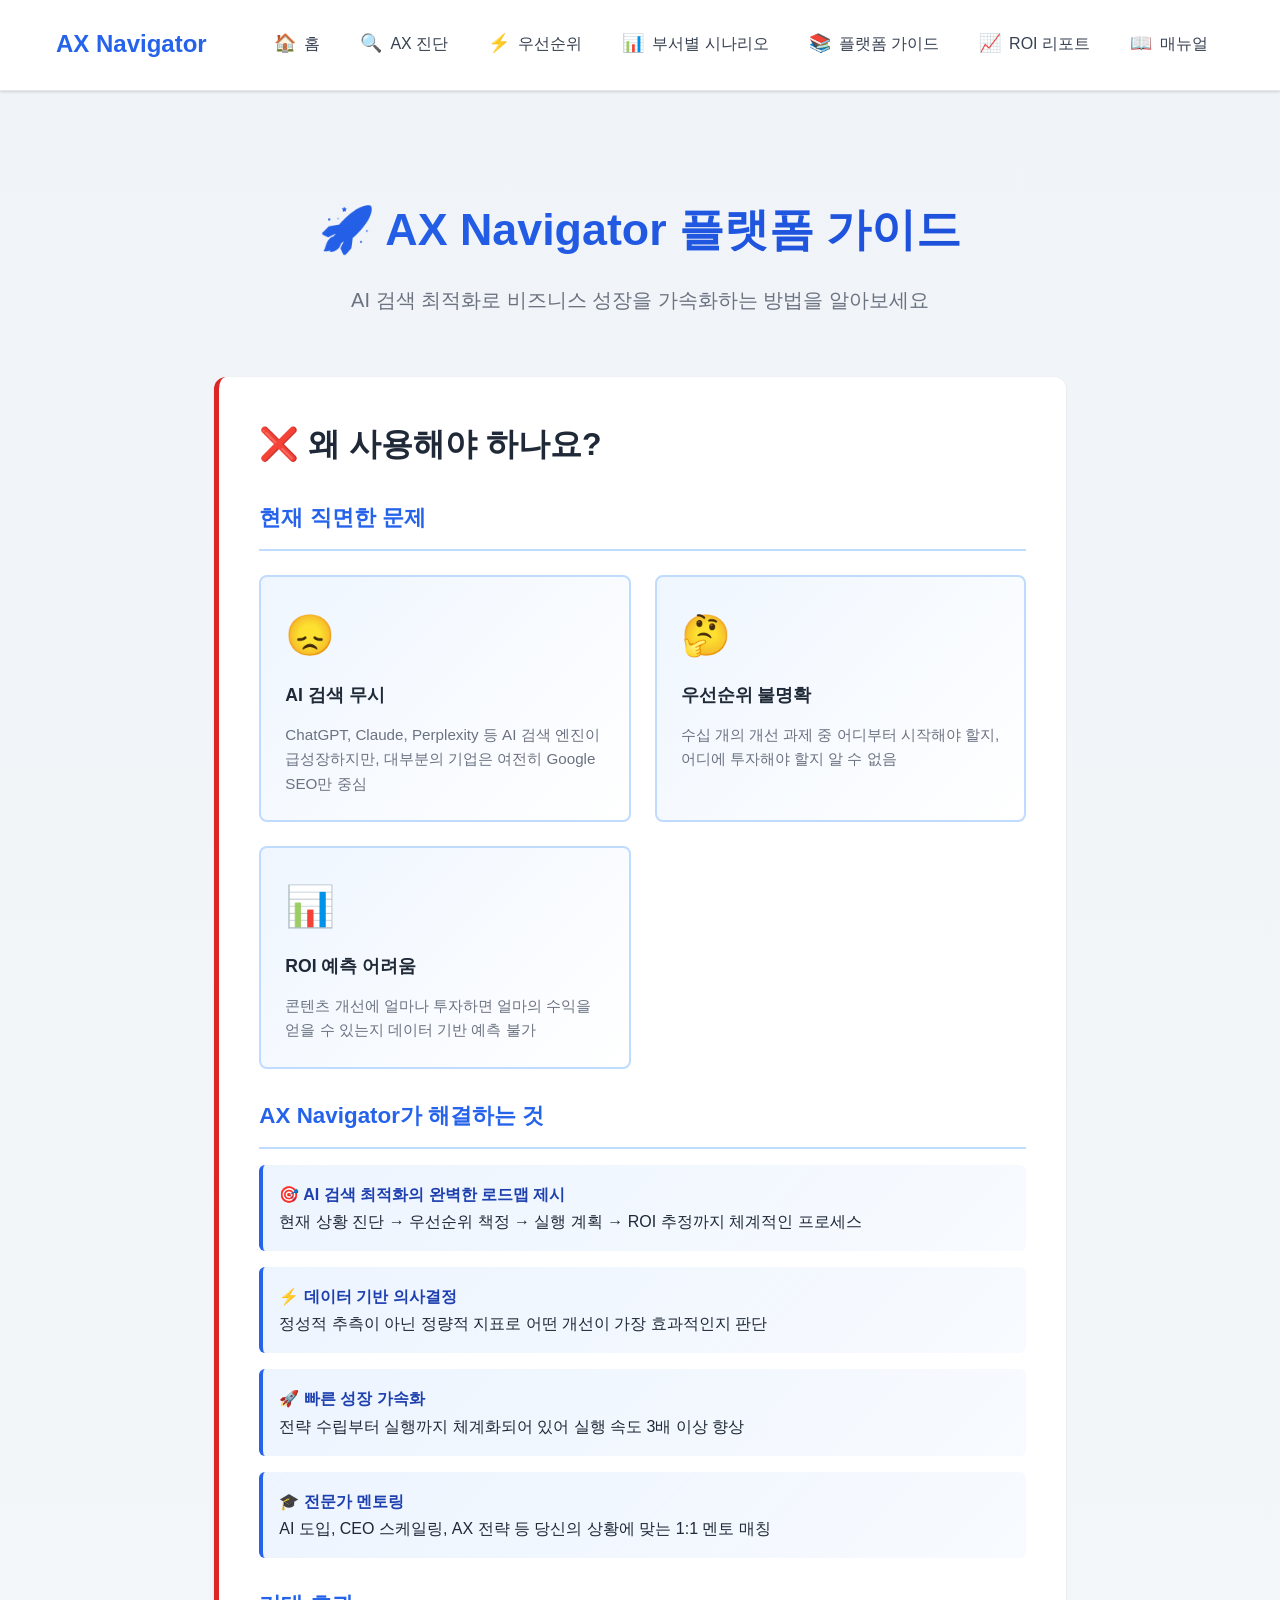
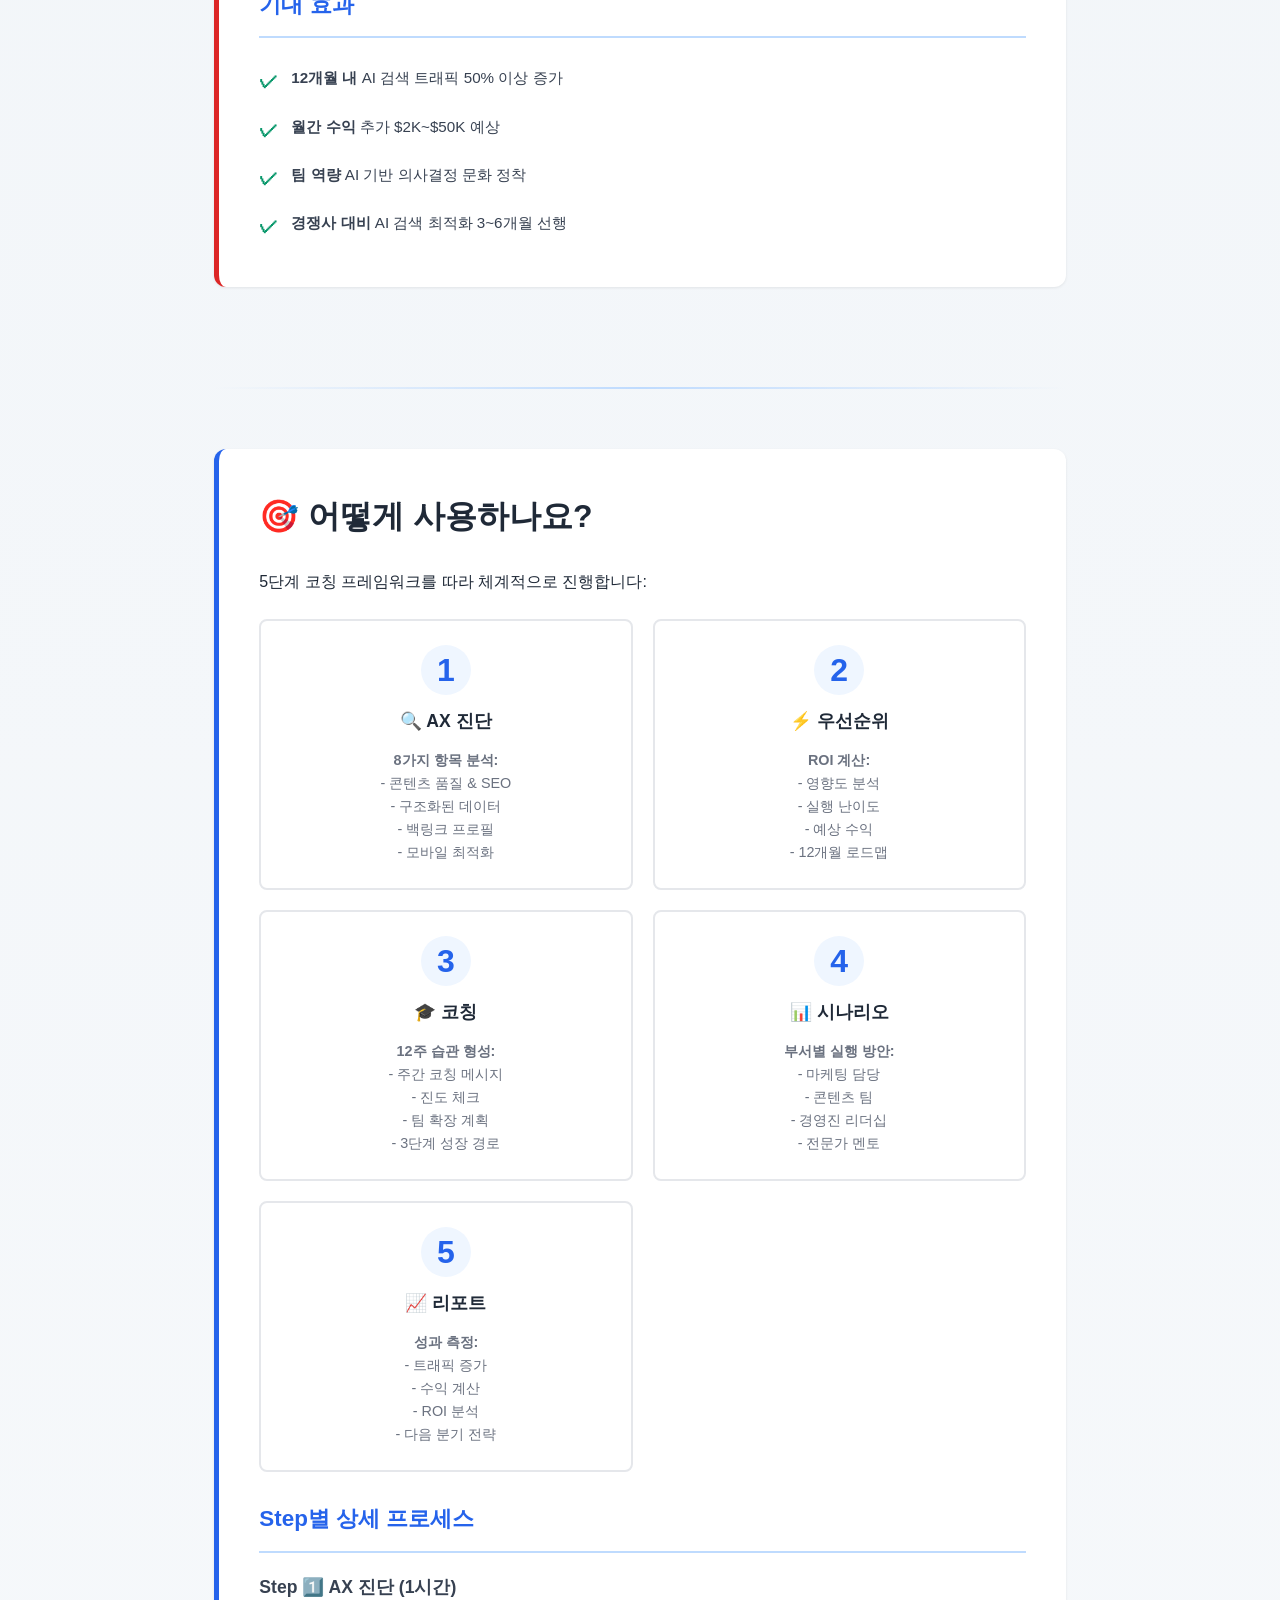
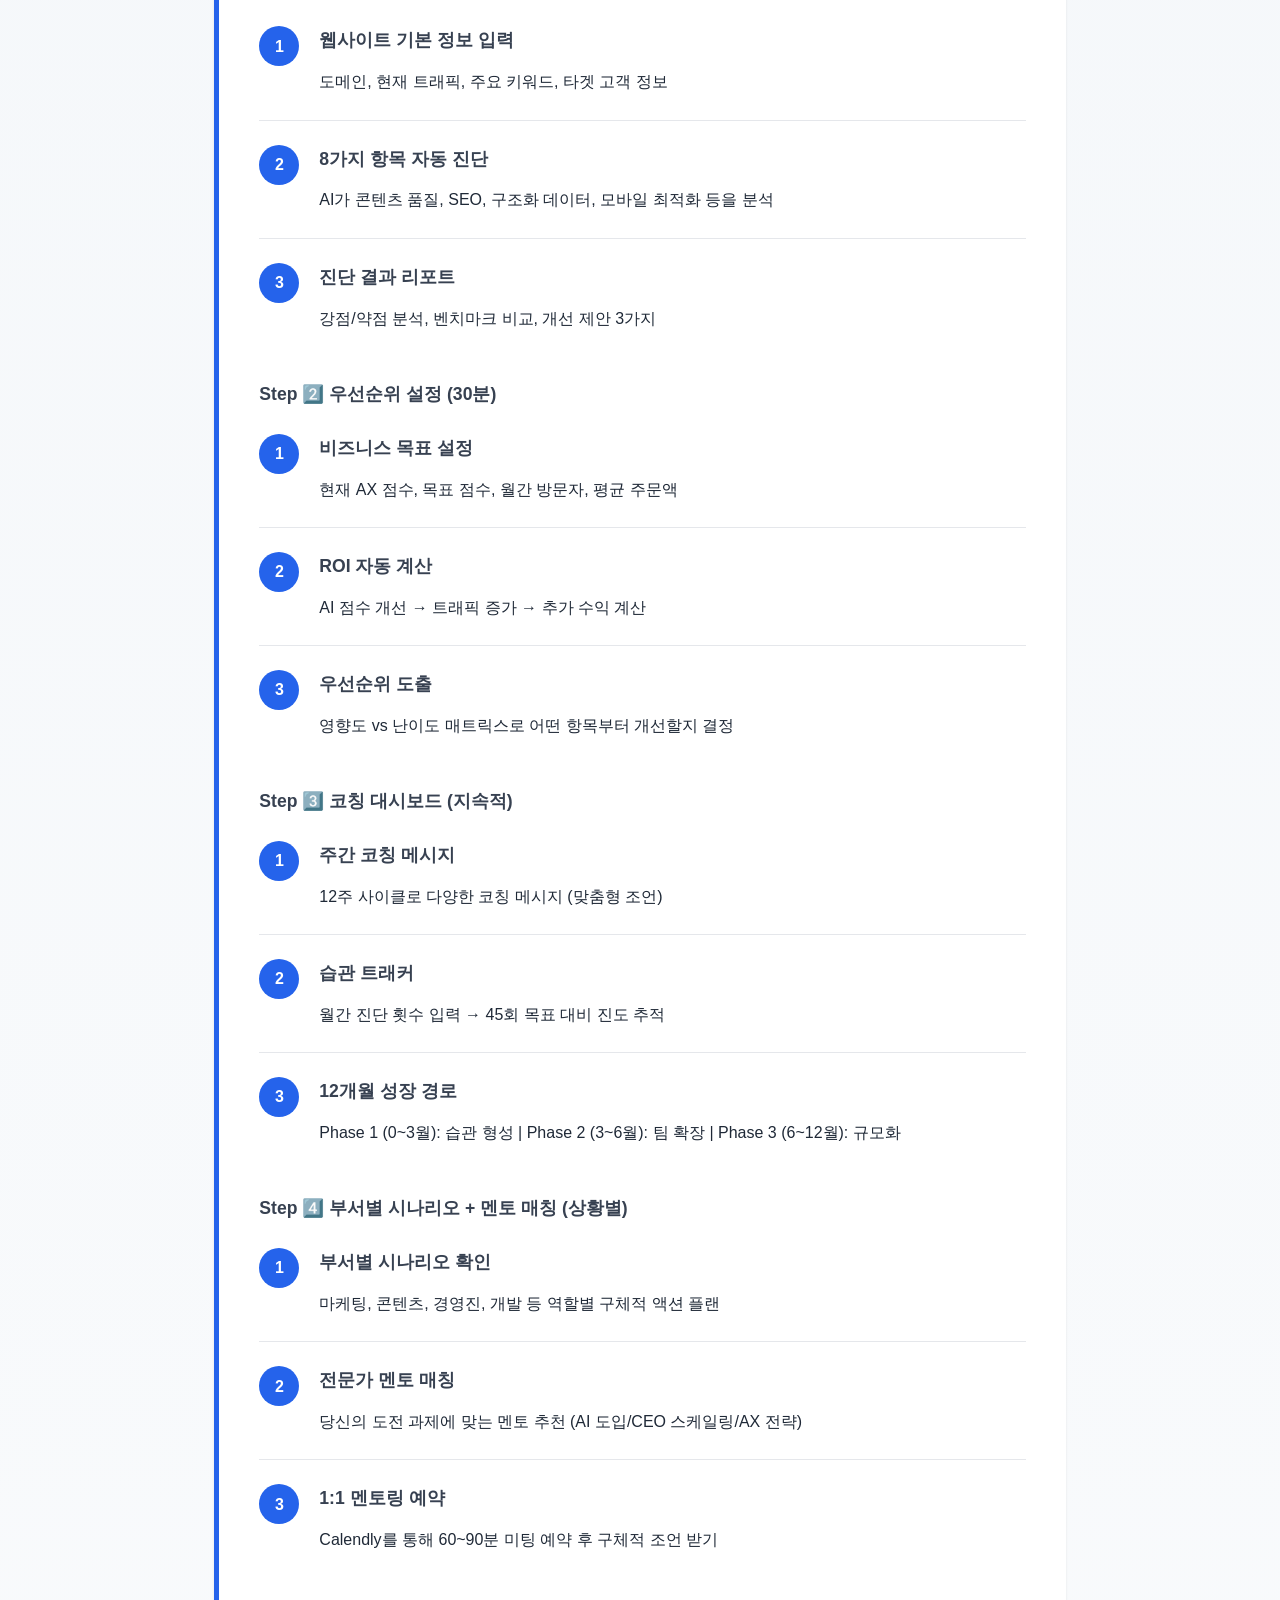
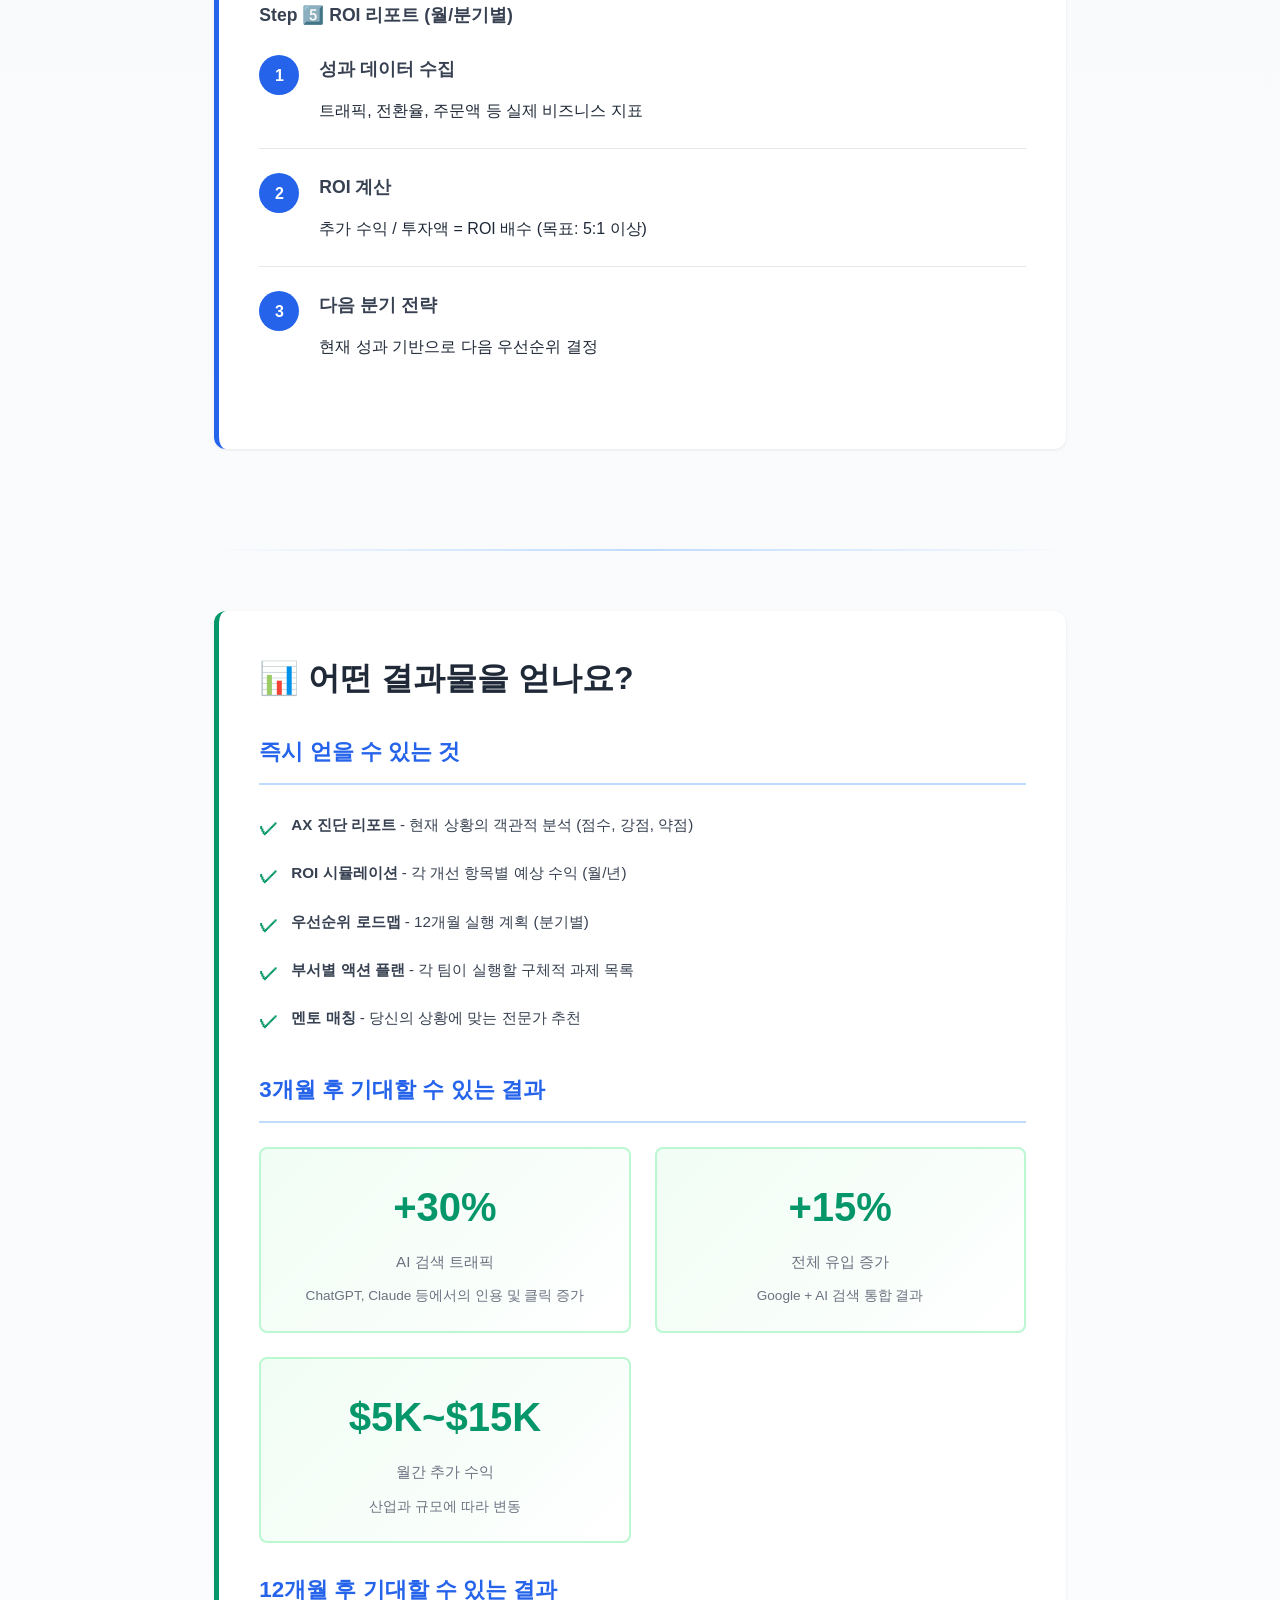
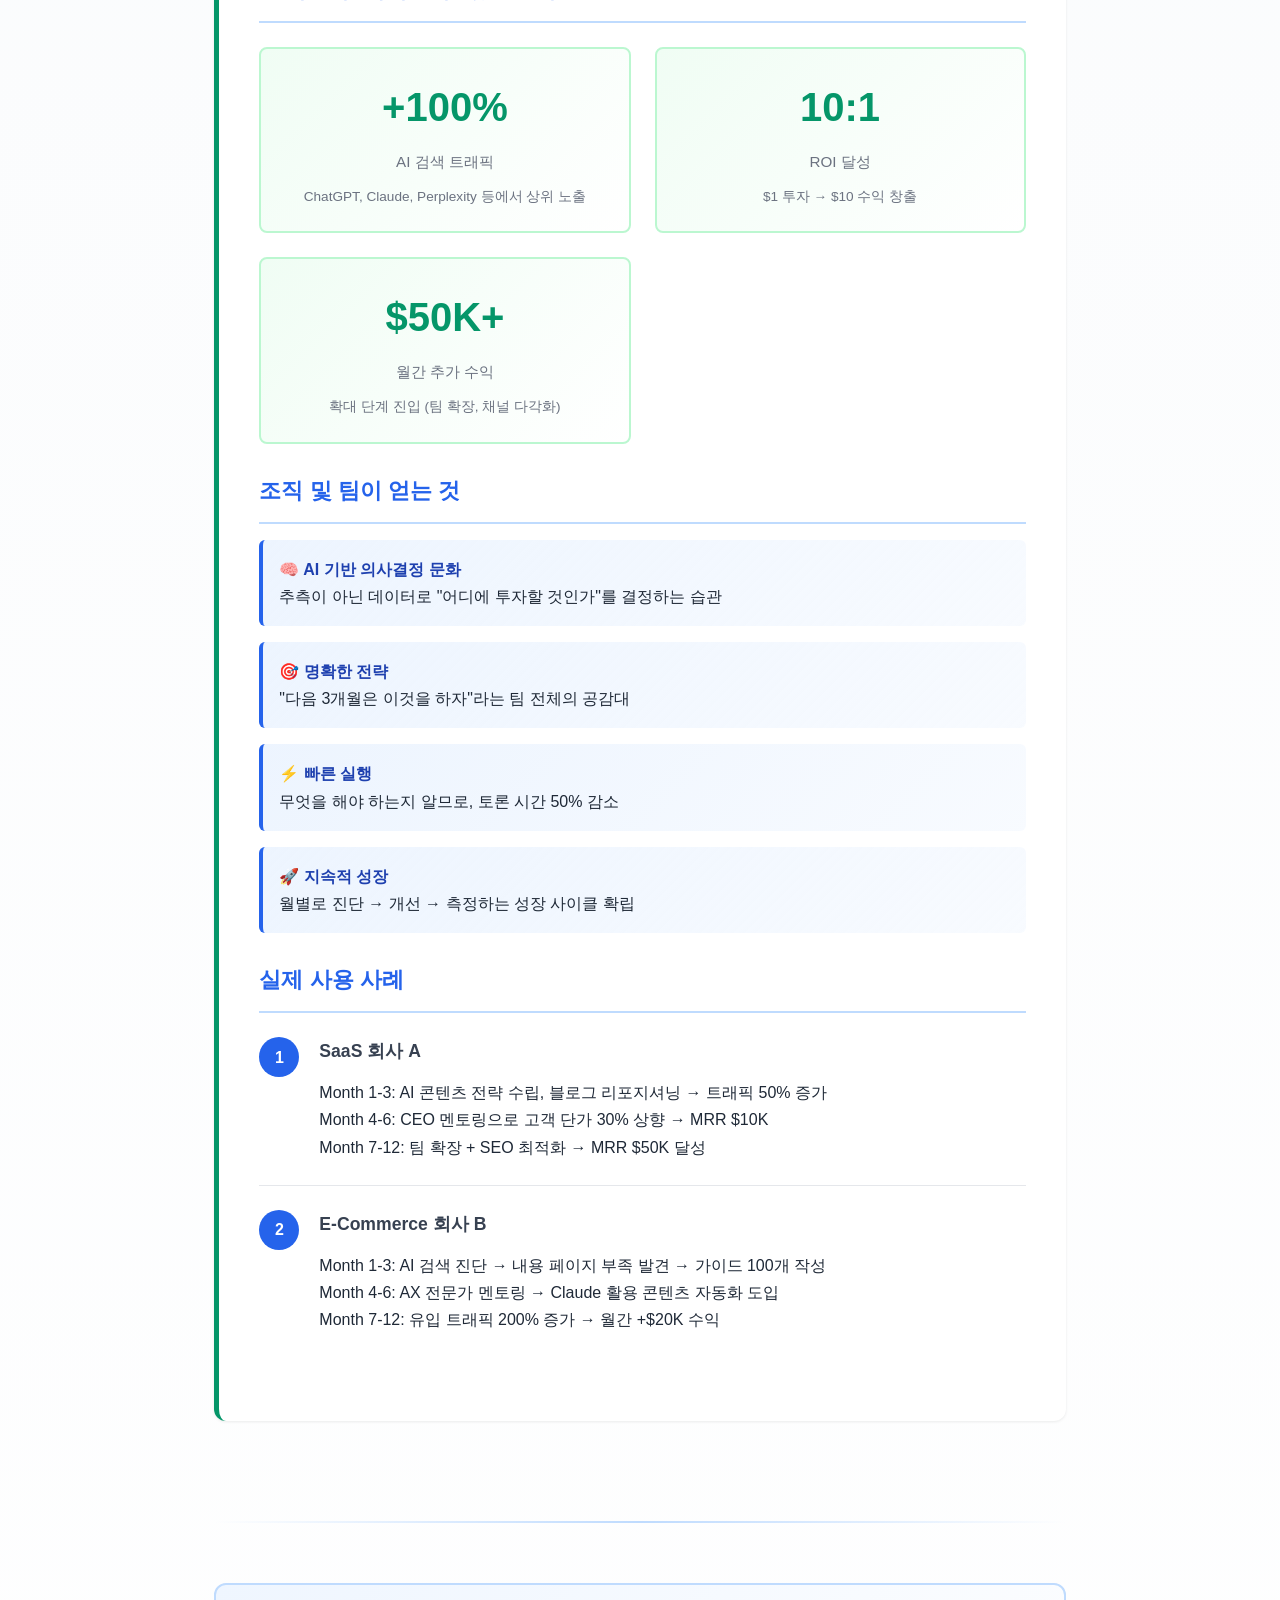
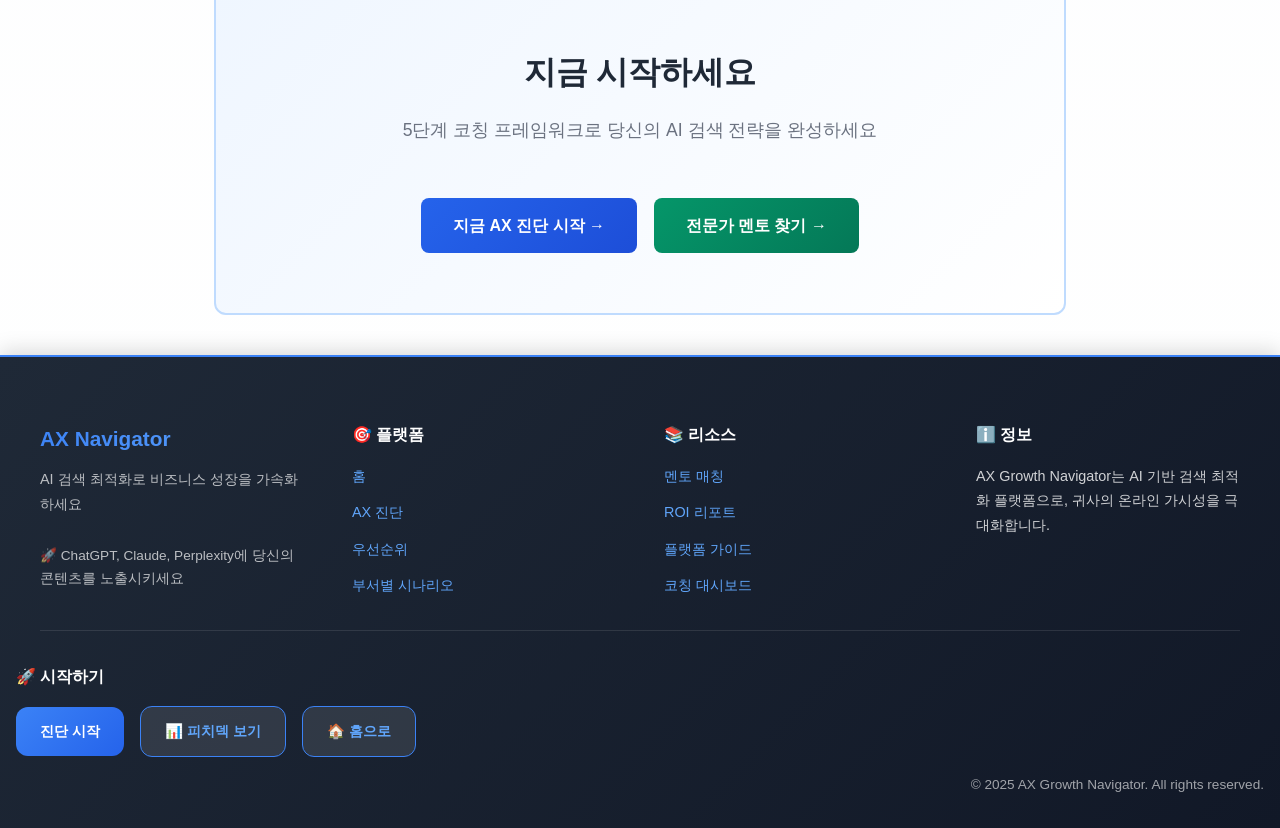
<file: platform-guide.html>
<!DOCTYPE html>
<html lang="ko">
<head>
    <meta charset="UTF-8">
    <meta name="viewport" content="width=device-width, initial-scale=1.0">
    <title>AX Navigator 플랫폼 가이드</title>
    <link rel="stylesheet" href="css/style.css">
    <style>
        * {
            margin: 0;
            padding: 0;
            box-sizing: border-box;
        }

        body {
            font-family: -apple-system, BlinkMacSystemFont, 'Segoe UI', Roboto, 'Helvetica Neue', Arial, sans-serif;
            background: linear-gradient(to bottom, #f0f4f8 0%, #ffffff 100%);
            color: #1f2937;
            line-height: 1.7;
        }

        .container {
            max-width: 1200px;
            margin: 0 auto;
            padding: 40px 20px;
        }

        header {
            text-align: center;
            margin-bottom: 60px;
        }

        h1 {
            font-size: 2.8rem;
            font-weight: 700;
            color: #1f2937;
            margin-bottom: 16px;
            background: linear-gradient(135deg, #2563eb 0%, #1d4ed8 100%);
            -webkit-background-clip: text;
            -webkit-text-fill-color: transparent;
            background-clip: text;
        }

        .subtitle {
            font-size: 1.25rem;
            color: #6b7280;
            max-width: 700px;
            margin: 0 auto;
        }

        /* 섹션 스타일 */
        .section {
            background: white;
            border-radius: 12px;
            padding: 40px;
            margin-bottom: 40px;
            box-shadow: 0 1px 3px rgba(0, 0, 0, 0.08);
            border-left: 5px solid #2563eb;
        }

        .section.why {
            border-left-color: #dc2626;
        }

        .section.how {
            border-left-color: #2563eb;
        }

        .section.result {
            border-left-color: #059669;
        }

        .section h2 {
            font-size: 2rem;
            font-weight: 700;
            color: #1f2937;
            margin-bottom: 24px;
            display: flex;
            align-items: center;
            gap: 12px;
        }

        .section h3 {
            font-size: 1.4rem;
            font-weight: 600;
            color: #2563eb;
            margin-top: 28px;
            margin-bottom: 16px;
            padding-bottom: 12px;
            border-bottom: 2px solid #bfdbfe;
        }

        .section h4 {
            font-size: 1.1rem;
            font-weight: 600;
            color: #374151;
            margin-top: 20px;
            margin-bottom: 12px;
        }

        /* 카드 레이아웃 */
        .cards-grid {
            display: grid;
            grid-template-columns: repeat(auto-fit, minmax(300px, 1fr));
            gap: 24px;
            margin-top: 24px;
        }

        .card {
            background: linear-gradient(135deg, #eff6ff 0%, #ffffff 100%);
            border: 2px solid #bfdbfe;
            border-radius: 8px;
            padding: 24px;
            transition: all 0.3s;
        }

        .card:hover {
            transform: translateY(-4px);
            box-shadow: 0 12px 24px rgba(0, 0, 0, 0.1);
            border-color: #2563eb;
        }

        .card-icon {
            font-size: 2.5rem;
            margin-bottom: 12px;
        }

        .card-title {
            font-size: 1.1rem;
            font-weight: 600;
            color: #1f2937;
            margin-bottom: 12px;
        }

        .card-text {
            font-size: 0.95rem;
            color: #6b7280;
            line-height: 1.6;
        }

        /* 스텝 플로우 */
        .steps-container {
            display: grid;
            grid-template-columns: repeat(auto-fit, minmax(250px, 1fr));
            gap: 20px;
            margin-top: 24px;
        }

        .step {
            background: white;
            border: 2px solid #e5e7eb;
            border-radius: 8px;
            padding: 24px;
            text-align: center;
        }

        .step-number {
            font-size: 2rem;
            font-weight: 700;
            color: #2563eb;
            margin-bottom: 12px;
            background: #eff6ff;
            width: 50px;
            height: 50px;
            border-radius: 50%;
            display: flex;
            align-items: center;
            justify-content: center;
            margin-left: auto;
            margin-right: auto;
        }

        .step-title {
            font-size: 1.1rem;
            font-weight: 600;
            color: #1f2937;
            margin-bottom: 12px;
        }

        .step-desc {
            font-size: 0.9rem;
            color: #6b7280;
            line-height: 1.6;
        }

        /* 결과 지표 */
        .metrics-grid {
            display: grid;
            grid-template-columns: repeat(auto-fit, minmax(250px, 1fr));
            gap: 24px;
            margin-top: 24px;
        }

        .metric {
            background: linear-gradient(135deg, #f0fdf4 0%, #ffffff 100%);
            border: 2px solid #bbf7d0;
            border-radius: 8px;
            padding: 24px;
            text-align: center;
        }

        .metric-value {
            font-size: 2.5rem;
            font-weight: 700;
            color: #059669;
            margin-bottom: 8px;
        }

        .metric-label {
            font-size: 0.95rem;
            color: #6b7280;
            margin-bottom: 12px;
        }

        .metric-desc {
            font-size: 0.85rem;
            color: #6b7280;
            line-height: 1.5;
        }

        /* 리스트 스타일 */
        .feature-list {
            list-style: none;
            padding: 0;
            margin-top: 16px;
        }

        .feature-list li {
            padding: 12px 0;
            padding-left: 32px;
            position: relative;
            color: #374151;
            font-size: 0.95rem;
            line-height: 1.6;
        }

        .feature-list li:before {
            content: "✓";
            position: absolute;
            left: 0;
            color: #059669;
            font-weight: 700;
            font-size: 1.2rem;
        }

        .benefit-box {
            background: linear-gradient(135deg, rgba(219, 234, 254, 0.5) 0%, rgba(219, 234, 254, 0.2) 100%);
            border-left: 4px solid #2563eb;
            padding: 16px;
            border-radius: 6px;
            margin-bottom: 16px;
        }

        .benefit-box strong {
            color: #1e40af;
        }

        .timeline {
            margin-top: 24px;
        }

        .timeline-item {
            display: flex;
            gap: 20px;
            margin-bottom: 24px;
            padding-bottom: 24px;
            border-bottom: 1px solid #e5e7eb;
        }

        .timeline-item:last-child {
            border-bottom: none;
        }

        .timeline-marker {
            flex-shrink: 0;
            width: 40px;
            height: 40px;
            background: #2563eb;
            border-radius: 50%;
            display: flex;
            align-items: center;
            justify-content: center;
            color: white;
            font-weight: 700;
        }

        .timeline-content h4 {
            margin-top: 0;
        }

        /* CTA 버튼 */
        .cta-button {
            display: inline-block;
            padding: 14px 32px;
            background: linear-gradient(135deg, #2563eb 0%, #1d4ed8 100%);
            color: white;
            text-decoration: none;
            border-radius: 8px;
            font-weight: 600;
            transition: all 0.3s;
            margin-top: 20px;
            border: none;
            cursor: pointer;
            font-size: 1rem;
        }

        .cta-button:hover {
            transform: translateY(-2px);
            box-shadow: 0 12px 24px rgba(37, 99, 235, 0.3);
        }

        .section-divider {
            width: 100%;
            height: 2px;
            background: linear-gradient(to right, transparent, #bfdbfe, transparent);
            margin: 60px 0;
        }

        @media (max-width: 768px) {
            h1 {
                font-size: 2rem;
            }

            .subtitle {
                font-size: 1.05rem;
            }

            .section {
                padding: 24px;
            }

            .section h2 {
                font-size: 1.5rem;
            }

            .section h3 {
                font-size: 1.2rem;
            }

            .cards-grid {
                grid-template-columns: 1fr;
            }

            .steps-container {
                grid-template-columns: 1fr;
            }

            .metrics-grid {
                grid-template-columns: 1fr;
            }
        }
    </style>
</head>
<body>
    <!-- 상단 네비게이션 바 -->
    <header class="navbar">
        <div class="navbar-container">
            <div class="navbar-brand">
                <h2 class="navbar-title">AX Navigator</h2>
            </div>
            <button class="navbar-toggle" id="navbarToggle">☰</button>
            <nav class="navbar-nav" id="navbarNav">
                <ul class="nav-menu">
                    <li class="nav-item">
                        <a href="index.html" class="nav-link">
                            <span class="nav-icon">🏠</span>
                            <span class="nav-text">홈</span>
                        </a>
                    </li>
                    <li class="nav-item">
                        <a href="diagnosis.html" class="nav-link">
                            <span class="nav-icon">🔍</span>
                            <span class="nav-text">AX 진단</span>
                        </a>
                    </li>
                    <li class="nav-item">
                        <a href="priority.html" class="nav-link">
                            <span class="nav-icon">⚡</span>
                            <span class="nav-text">우선순위</span>
                        </a>
                    </li>
                    <li class="nav-item">
                        <a href="scenarios.html" class="nav-link">
                            <span class="nav-icon">📊</span>
                            <span class="nav-text">부서별 시나리오</span>
                        </a>
                    </li>
                    <li class="nav-item active">
                        <a href="platform-guide.html" class="nav-link">
                            <span class="nav-icon">📚</span>
                            <span class="nav-text">플랫폼 가이드</span>
                        </a>
                    </li>
                    <li class="nav-item">
                        <a href="report.html" class="nav-link">
                            <span class="nav-icon">📈</span>
                            <span class="nav-text">ROI 리포트</span>
                        </a>
                    </li>
                    <li class="nav-item">
                        <a href="manual.html" class="nav-link" target="_blank">
                            <span class="nav-icon">📖</span>
                            <span class="nav-text">매뉴얼</span>
                        </a>
                    </li>
                </ul>
            </nav>
        </div>
    </header>

    <div class="container">
        <header>
            <h1>🚀 AX Navigator 플랫폼 가이드</h1>
            <p class="subtitle">AI 검색 최적화로 비즈니스 성장을 가속화하는 방법을 알아보세요</p>
        </header>

        <!-- ============ WHY: 왜 사용해야 하는가 ============ -->
        <section class="section why">
            <h2>❌ 왜 사용해야 하나요?</h2>

            <h3>현재 직면한 문제</h3>
            <div class="cards-grid">
                <div class="card">
                    <div class="card-icon">😞</div>
                    <div class="card-title">AI 검색 무시</div>
                    <div class="card-text">ChatGPT, Claude, Perplexity 등 AI 검색 엔진이 급성장하지만, 대부분의 기업은 여전히 Google SEO만 중심</div>
                </div>
                <div class="card">
                    <div class="card-icon">🤔</div>
                    <div class="card-title">우선순위 불명확</div>
                    <div class="card-text">수십 개의 개선 과제 중 어디부터 시작해야 할지, 어디에 투자해야 할지 알 수 없음</div>
                </div>
                <div class="card">
                    <div class="card-icon">📊</div>
                    <div class="card-title">ROI 예측 어려움</div>
                    <div class="card-text">콘텐츠 개선에 얼마나 투자하면 얼마의 수익을 얻을 수 있는지 데이터 기반 예측 불가</div>
                </div>
            </div>

            <h3>AX Navigator가 해결하는 것</h3>
            <div class="benefit-box">
                <strong>🎯 AI 검색 최적화의 완벽한 로드맵 제시</strong>
                <p>현재 상황 진단 → 우선순위 책정 → 실행 계획 → ROI 추정까지 체계적인 프로세스</p>
            </div>
            <div class="benefit-box">
                <strong>⚡ 데이터 기반 의사결정</strong>
                <p>정성적 추측이 아닌 정량적 지표로 어떤 개선이 가장 효과적인지 판단</p>
            </div>
            <div class="benefit-box">
                <strong>🚀 빠른 성장 가속화</strong>
                <p>전략 수립부터 실행까지 체계화되어 있어 실행 속도 3배 이상 향상</p>
            </div>
            <div class="benefit-box">
                <strong>🎓 전문가 멘토링</strong>
                <p>AI 도입, CEO 스케일링, AX 전략 등 당신의 상황에 맞는 1:1 멘토 매칭</p>
            </div>

            <h3>기대 효과</h3>
            <ul class="feature-list">
                <li><strong>12개월 내</strong> AI 검색 트래픽 50% 이상 증가</li>
                <li><strong>월간 수익</strong> 추가 $2K~$50K 예상</li>
                <li><strong>팀 역량</strong> AI 기반 의사결정 문화 정착</li>
                <li><strong>경쟁사 대비</strong> AI 검색 최적화 3~6개월 선행</li>
            </ul>
        </section>

        <div class="section-divider"></div>

        <!-- ============ HOW: 어떻게 사용하나 ============ -->
        <section class="section how">
            <h2>🎯 어떻게 사용하나요?</h2>
            <p>5단계 코칭 프레임워크를 따라 체계적으로 진행합니다:</p>

            <div class="steps-container">
                <div class="step">
                    <div class="step-number">1</div>
                    <div class="step-title">🔍 AX 진단</div>
                    <div class="step-desc">
                        <strong>8가지 항목 분석:</strong><br>
                        - 콘텐츠 품질 & SEO<br>
                        - 구조화된 데이터<br>
                        - 백링크 프로필<br>
                        - 모바일 최적화
                    </div>
                </div>
                <div class="step">
                    <div class="step-number">2</div>
                    <div class="step-title">⚡ 우선순위</div>
                    <div class="step-desc">
                        <strong>ROI 계산:</strong><br>
                        - 영향도 분석<br>
                        - 실행 난이도<br>
                        - 예상 수익<br>
                        - 12개월 로드맵
                    </div>
                </div>
                <div class="step">
                    <div class="step-number">3</div>
                    <div class="step-title">🎓 코칭</div>
                    <div class="step-desc">
                        <strong>12주 습관 형성:</strong><br>
                        - 주간 코칭 메시지<br>
                        - 진도 체크<br>
                        - 팀 확장 계획<br>
                        - 3단계 성장 경로
                    </div>
                </div>
                <div class="step">
                    <div class="step-number">4</div>
                    <div class="step-title">📊 시나리오</div>
                    <div class="step-desc">
                        <strong>부서별 실행 방안:</strong><br>
                        - 마케팅 담당<br>
                        - 콘텐츠 팀<br>
                        - 경영진 리더십<br>
                        - 전문가 멘토
                    </div>
                </div>
                <div class="step">
                    <div class="step-number">5</div>
                    <div class="step-title">📈 리포트</div>
                    <div class="step-desc">
                        <strong>성과 측정:</strong><br>
                        - 트래픽 증가<br>
                        - 수익 계산<br>
                        - ROI 분석<br>
                        - 다음 분기 전략
                    </div>
                </div>
            </div>

            <h3>Step별 상세 프로세스</h3>

            <h4>Step 1️⃣ AX 진단 (1시간)</h4>
            <div class="timeline">
                <div class="timeline-item">
                    <div class="timeline-marker">1</div>
                    <div class="timeline-content">
                        <h4 style="margin-top: 0;">웹사이트 기본 정보 입력</h4>
                        <p>도메인, 현재 트래픽, 주요 키워드, 타겟 고객 정보</p>
                    </div>
                </div>
                <div class="timeline-item">
                    <div class="timeline-marker">2</div>
                    <div class="timeline-content">
                        <h4 style="margin-top: 0;">8가지 항목 자동 진단</h4>
                        <p>AI가 콘텐츠 품질, SEO, 구조화 데이터, 모바일 최적화 등을 분석</p>
                    </div>
                </div>
                <div class="timeline-item">
                    <div class="timeline-marker">3</div>
                    <div class="timeline-content">
                        <h4 style="margin-top: 0;">진단 결과 리포트</h4>
                        <p>강점/약점 분석, 벤치마크 비교, 개선 제안 3가지</p>
                    </div>
                </div>
            </div>

            <h4>Step 2️⃣ 우선순위 설정 (30분)</h4>
            <div class="timeline">
                <div class="timeline-item">
                    <div class="timeline-marker">1</div>
                    <div class="timeline-content">
                        <h4 style="margin-top: 0;">비즈니스 목표 설정</h4>
                        <p>현재 AX 점수, 목표 점수, 월간 방문자, 평균 주문액</p>
                    </div>
                </div>
                <div class="timeline-item">
                    <div class="timeline-marker">2</div>
                    <div class="timeline-content">
                        <h4 style="margin-top: 0;">ROI 자동 계산</h4>
                        <p>AI 점수 개선 → 트래픽 증가 → 추가 수익 계산</p>
                    </div>
                </div>
                <div class="timeline-item">
                    <div class="timeline-marker">3</div>
                    <div class="timeline-content">
                        <h4 style="margin-top: 0;">우선순위 도출</h4>
                        <p>영향도 vs 난이도 매트릭스로 어떤 항목부터 개선할지 결정</p>
                    </div>
                </div>
            </div>

            <h4>Step 3️⃣ 코칭 대시보드 (지속적)</h4>
            <div class="timeline">
                <div class="timeline-item">
                    <div class="timeline-marker">1</div>
                    <div class="timeline-content">
                        <h4 style="margin-top: 0;">주간 코칭 메시지</h4>
                        <p>12주 사이클로 다양한 코칭 메시지 (맞춤형 조언)</p>
                    </div>
                </div>
                <div class="timeline-item">
                    <div class="timeline-marker">2</div>
                    <div class="timeline-content">
                        <h4 style="margin-top: 0;">습관 트래커</h4>
                        <p>월간 진단 횟수 입력 → 45회 목표 대비 진도 추적</p>
                    </div>
                </div>
                <div class="timeline-item">
                    <div class="timeline-marker">3</div>
                    <div class="timeline-content">
                        <h4 style="margin-top: 0;">12개월 성장 경로</h4>
                        <p>Phase 1 (0~3월): 습관 형성 | Phase 2 (3~6월): 팀 확장 | Phase 3 (6~12월): 규모화</p>
                    </div>
                </div>
            </div>

            <h4>Step 4️⃣ 부서별 시나리오 + 멘토 매칭 (상황별)</h4>
            <div class="timeline">
                <div class="timeline-item">
                    <div class="timeline-marker">1</div>
                    <div class="timeline-content">
                        <h4 style="margin-top: 0;">부서별 시나리오 확인</h4>
                        <p>마케팅, 콘텐츠, 경영진, 개발 등 역할별 구체적 액션 플랜</p>
                    </div>
                </div>
                <div class="timeline-item">
                    <div class="timeline-marker">2</div>
                    <div class="timeline-content">
                        <h4 style="margin-top: 0;">전문가 멘토 매칭</h4>
                        <p>당신의 도전 과제에 맞는 멘토 추천 (AI 도입/CEO 스케일링/AX 전략)</p>
                    </div>
                </div>
                <div class="timeline-item">
                    <div class="timeline-marker">3</div>
                    <div class="timeline-content">
                        <h4 style="margin-top: 0;">1:1 멘토링 예약</h4>
                        <p>Calendly를 통해 60~90분 미팅 예약 후 구체적 조언 받기</p>
                    </div>
                </div>
            </div>

            <h4>Step 5️⃣ ROI 리포트 (월/분기별)</h4>
            <div class="timeline">
                <div class="timeline-item">
                    <div class="timeline-marker">1</div>
                    <div class="timeline-content">
                        <h4 style="margin-top: 0;">성과 데이터 수집</h4>
                        <p>트래픽, 전환율, 주문액 등 실제 비즈니스 지표</p>
                    </div>
                </div>
                <div class="timeline-item">
                    <div class="timeline-marker">2</div>
                    <div class="timeline-content">
                        <h4 style="margin-top: 0;">ROI 계산</h4>
                        <p>추가 수익 / 투자액 = ROI 배수 (목표: 5:1 이상)</p>
                    </div>
                </div>
                <div class="timeline-item">
                    <div class="timeline-marker">3</div>
                    <div class="timeline-content">
                        <h4 style="margin-top: 0;">다음 분기 전략</h4>
                        <p>현재 성과 기반으로 다음 우선순위 결정</p>
                    </div>
                </div>
            </div>
        </section>

        <div class="section-divider"></div>

        <!-- ============ RESULT: 어떤 결과물을 얻나 ============ -->
        <section class="section result">
            <h2>📊 어떤 결과물을 얻나요?</h2>

            <h3>즉시 얻을 수 있는 것</h3>
            <ul class="feature-list">
                <li><strong>AX 진단 리포트</strong> - 현재 상황의 객관적 분석 (점수, 강점, 약점)</li>
                <li><strong>ROI 시뮬레이션</strong> - 각 개선 항목별 예상 수익 (월/년)</li>
                <li><strong>우선순위 로드맵</strong> - 12개월 실행 계획 (분기별)</li>
                <li><strong>부서별 액션 플랜</strong> - 각 팀이 실행할 구체적 과제 목록</li>
                <li><strong>멘토 매칭</strong> - 당신의 상황에 맞는 전문가 추천</li>
            </ul>

            <h3>3개월 후 기대할 수 있는 결과</h3>
            <div class="metrics-grid">
                <div class="metric">
                    <div class="metric-value">+30%</div>
                    <div class="metric-label">AI 검색 트래픽</div>
                    <div class="metric-desc">ChatGPT, Claude 등에서의 인용 및 클릭 증가</div>
                </div>
                <div class="metric">
                    <div class="metric-value">+15%</div>
                    <div class="metric-label">전체 유입 증가</div>
                    <div class="metric-desc">Google + AI 검색 통합 결과</div>
                </div>
                <div class="metric">
                    <div class="metric-value">$5K~$15K</div>
                    <div class="metric-label">월간 추가 수익</div>
                    <div class="metric-desc">산업과 규모에 따라 변동</div>
                </div>
            </div>

            <h3>12개월 후 기대할 수 있는 결과</h3>
            <div class="metrics-grid">
                <div class="metric">
                    <div class="metric-value">+100%</div>
                    <div class="metric-label">AI 검색 트래픽</div>
                    <div class="metric-desc">ChatGPT, Claude, Perplexity 등에서 상위 노출</div>
                </div>
                <div class="metric">
                    <div class="metric-value">10:1</div>
                    <div class="metric-label">ROI 달성</div>
                    <div class="metric-desc">$1 투자 → $10 수익 창출</div>
                </div>
                <div class="metric">
                    <div class="metric-value">$50K+</div>
                    <div class="metric-label">월간 추가 수익</div>
                    <div class="metric-desc">확대 단계 진입 (팀 확장, 채널 다각화)</div>
                </div>
            </div>

            <h3>조직 및 팀이 얻는 것</h3>
            <div class="benefit-box">
                <strong>🧠 AI 기반 의사결정 문화</strong>
                <p>추측이 아닌 데이터로 "어디에 투자할 것인가"를 결정하는 습관</p>
            </div>
            <div class="benefit-box">
                <strong>🎯 명확한 전략</strong>
                <p>"다음 3개월은 이것을 하자"라는 팀 전체의 공감대</p>
            </div>
            <div class="benefit-box">
                <strong>⚡ 빠른 실행</strong>
                <p>무엇을 해야 하는지 알므로, 토론 시간 50% 감소</p>
            </div>
            <div class="benefit-box">
                <strong>🚀 지속적 성장</strong>
                <p>월별로 진단 → 개선 → 측정하는 성장 사이클 확립</p>
            </div>

            <h3>실제 사용 사례</h3>
            <div class="timeline">
                <div class="timeline-item">
                    <div class="timeline-marker">1</div>
                    <div class="timeline-content">
                        <h4 style="margin-top: 0;">SaaS 회사 A</h4>
                        <p>Month 1-3: AI 콘텐츠 전략 수립, 블로그 리포지셔닝 → 트래픽 50% 증가<br>
                        Month 4-6: CEO 멘토링으로 고객 단가 30% 상향 → MRR $10K<br>
                        Month 7-12: 팀 확장 + SEO 최적화 → MRR $50K 달성</p>
                    </div>
                </div>
                <div class="timeline-item">
                    <div class="timeline-marker">2</div>
                    <div class="timeline-content">
                        <h4 style="margin-top: 0;">E-Commerce 회사 B</h4>
                        <p>Month 1-3: AI 검색 진단 → 내용 페이지 부족 발견 → 가이드 100개 작성<br>
                        Month 4-6: AX 전문가 멘토링 → Claude 활용 콘텐츠 자동화 도입<br>
                        Month 7-12: 유입 트래픽 200% 증가 → 월간 +$20K 수익</p>
                    </div>
                </div>
            </div>
        </section>

        <div class="section-divider"></div>

        <!-- ============ CTA ============ -->
        <section style="text-align: center; padding: 60px 40px; background: linear-gradient(135deg, #eff6ff 0%, #ffffff 100%); border-radius: 12px; border: 2px solid #bfdbfe;">
            <h2 style="font-size: 2rem; color: #1f2937; margin-bottom: 16px;">지금 시작하세요</h2>
            <p style="font-size: 1.1rem; color: #6b7280; margin-bottom: 32px;">5단계 코칭 프레임워크로 당신의 AI 검색 전략을 완성하세요</p>

            <a href="diagnosis.html" class="cta-button">지금 AX 진단 시작 →</a>
            <a href="mentor-matching.html" class="cta-button" style="background: linear-gradient(135deg, #059669 0%, #047857 100%); margin-left: 12px;">전문가 멘토 찾기 →</a>
        </section>
    </div>

    <!-- 프리미엄 푸터 -->
    <footer class="footer">
        <div class="footer-content">
            <!-- 브랜드 섹션 -->
            <div class="footer-left">
                <h3>AX Navigator</h3>
                <p>AI 검색 최적화로 비즈니스 성장을 가속화하세요</p>
                <p style="font-size: 0.85rem; margin-top: 1rem;">🚀 ChatGPT, Claude, Perplexity에 당신의 콘텐츠를 노출시키세요</p>
            </div>

            <!-- 빠른 네비게이션 -->
            <div class="footer-section">
                <div class="footer-section-title">🎯 플랫폼</div>
                <div class="footer-section-links">
                    <a href="index.html" class="footer-link">홈</a>
                    <a href="diagnosis.html" class="footer-link">AX 진단</a>
                    <a href="priority.html" class="footer-link">우선순위</a>
                    <a href="scenarios.html" class="footer-link">부서별 시나리오</a>
                </div>
            </div>

            <!-- 리소스 -->
            <div class="footer-section">
                <div class="footer-section-title">📚 리소스</div>
                <div class="footer-section-links">
                    <a href="mentor-matching.html" class="footer-link">멘토 매칭</a>
                    <a href="report.html" class="footer-link">ROI 리포트</a>
                    <a href="platform-guide.html" class="footer-link">플랫폼 가이드</a>
                    <a href="coaching-dashboard.html" class="footer-link">코칭 대시보드</a>
                </div>
            </div>

            <!-- 정보 -->
            <div class="footer-section">
                <div class="footer-section-title">ℹ️ 정보</div>
                <div class="footer-section-links">
                    <p style="font-size: 0.9rem; color: rgba(255, 255, 255, 0.8); margin: 0;">
                        AX Growth Navigator는 AI 기반 검색 최적화 플랫폼으로, 귀사의 온라인 가시성을 극대화합니다.
                    </p>
                </div>
            </div>
        </div>

        <!-- CTA 버튼 -->
        <div style="grid-column: 1 / -1;">
            <div class="footer-section-title">🚀 시작하기</div>
            <div class="footer-buttons">
                <a href="diagnosis.html" class="footer-btn footer-btn-primary">진단 시작</a>
                <a href="pitch-deck.html" class="footer-btn footer-btn-secondary">📊 피치덱 보기</a>
                <a href="index.html" class="footer-btn footer-btn-secondary">🏠 홈으로</a>
            </div>
        </div>

        <!-- 저작권 및 하단 정보 -->
        <div class="footer-right">
            <div class="footer-info">
                <p>&copy; 2025 AX Growth Navigator. All rights reserved.</p>
            </div>
        </div>
    </footer>

    <script>
        // 네비게이션 바 토글 (모바일)
        document.addEventListener('DOMContentLoaded', function() {
            const navbarToggle = document.getElementById('navbarToggle');
            const navbarNav = document.getElementById('navbarNav');

            navbarToggle.addEventListener('click', function() {
                navbarNav.classList.toggle('open');
            });

            // 링크 클릭 시 메뉴 닫기
            const navLinks = navbarNav.querySelectorAll('.nav-link');
            navLinks.forEach(link => {
                link.addEventListener('click', function() {
                    navbarNav.classList.remove('open');
                });
            });
        });
    </script>
</body>
</html>
</file>
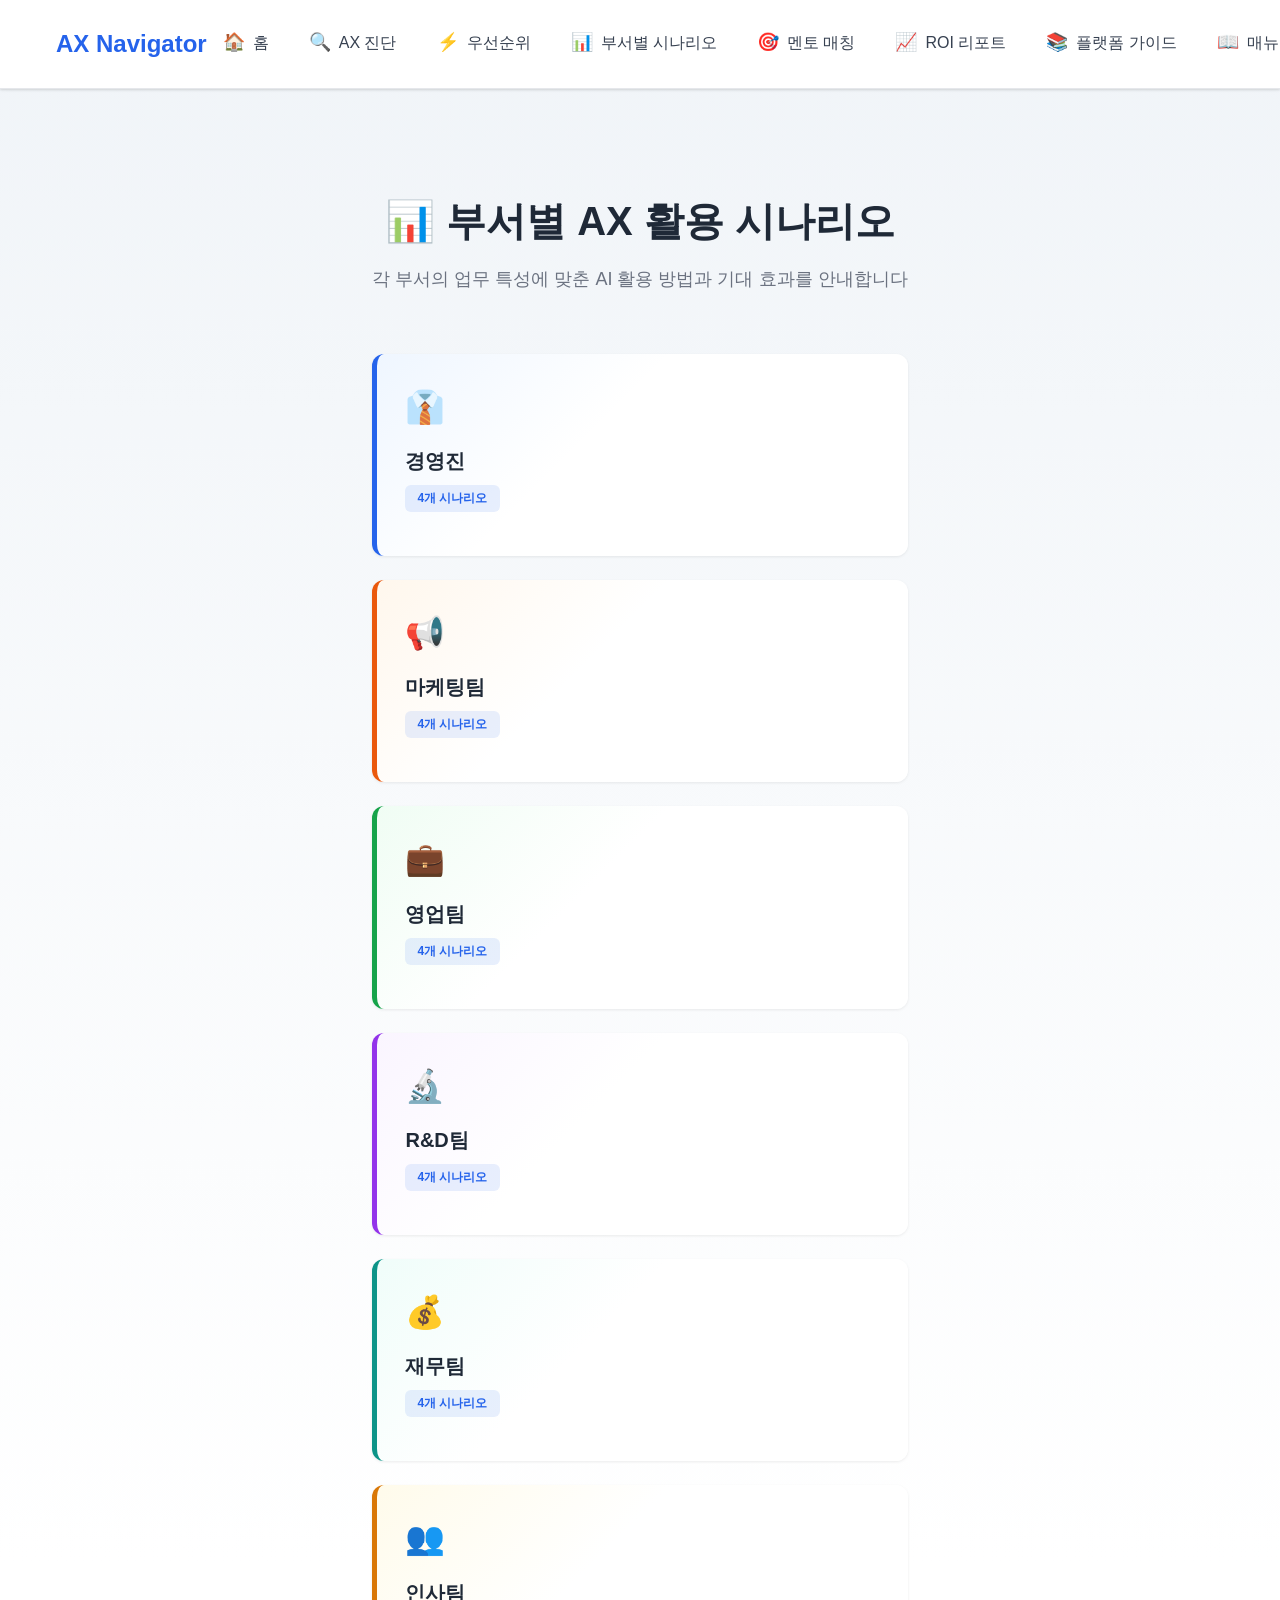
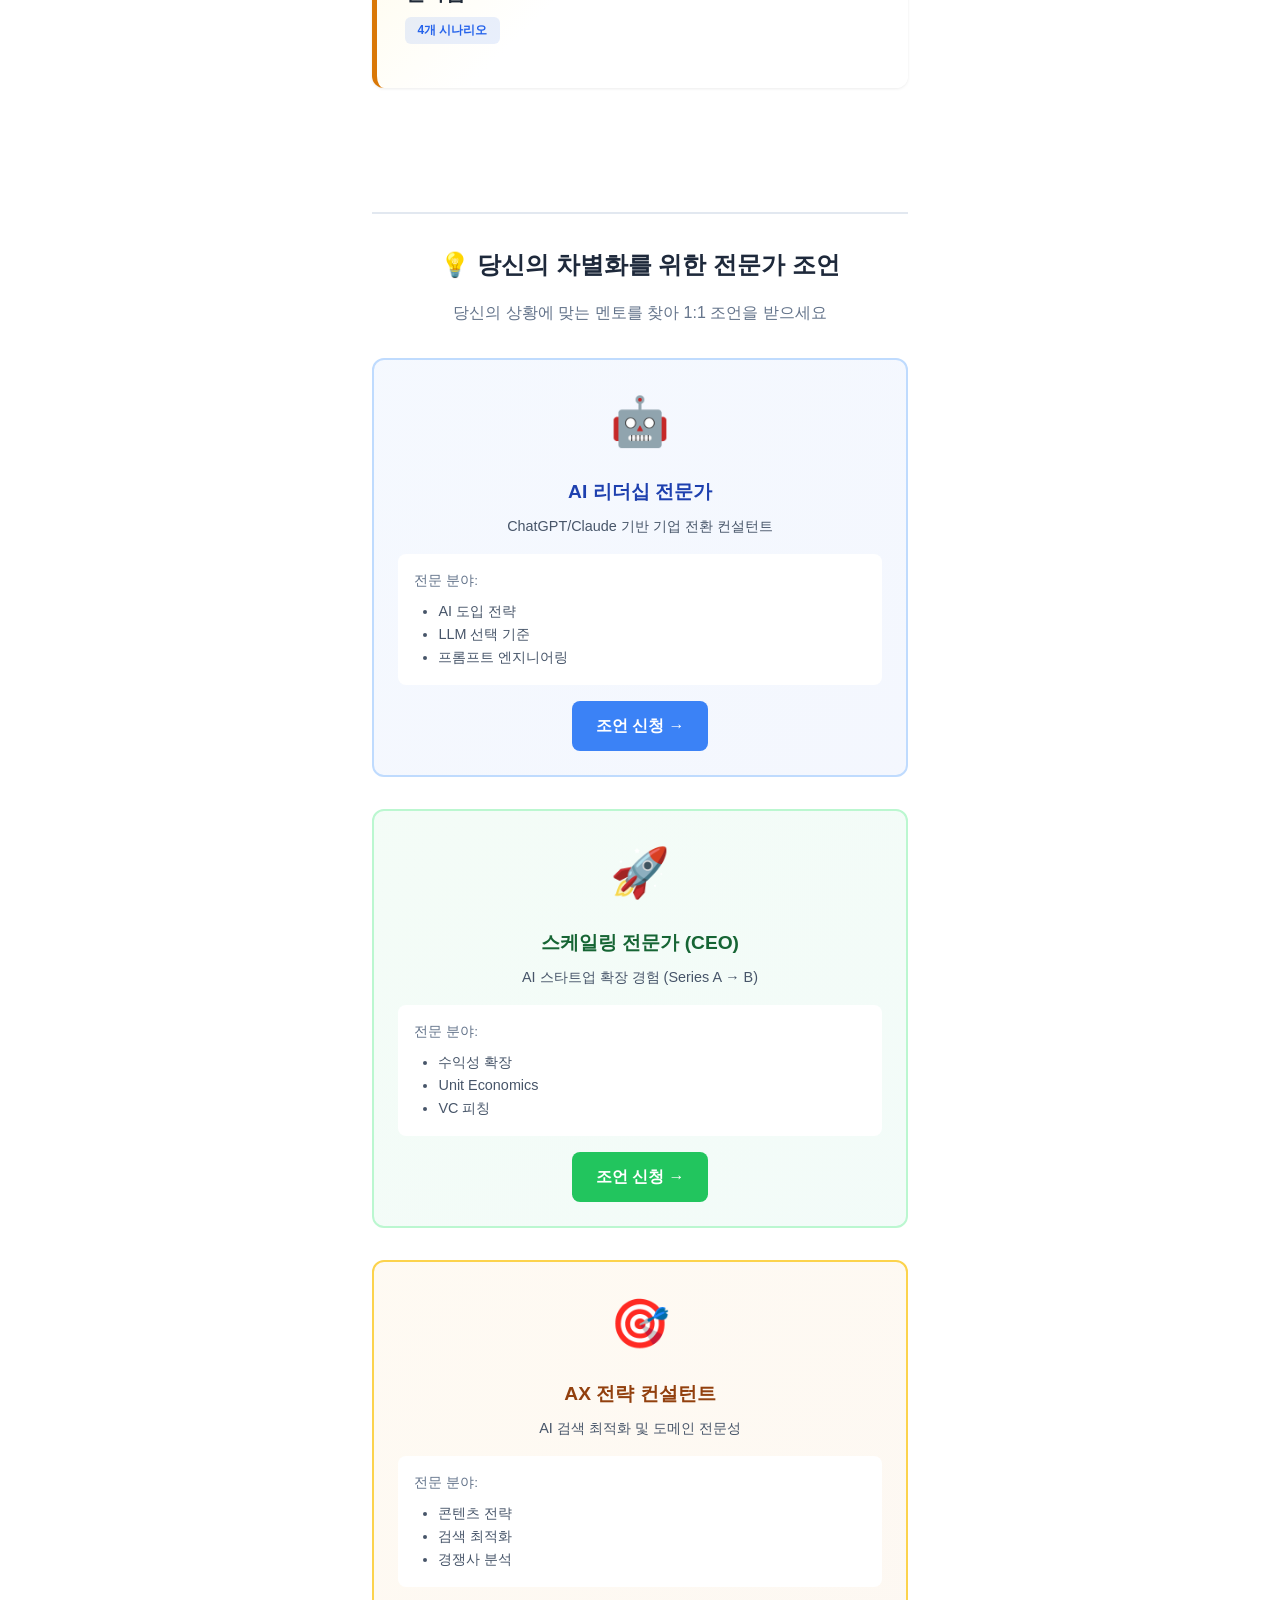
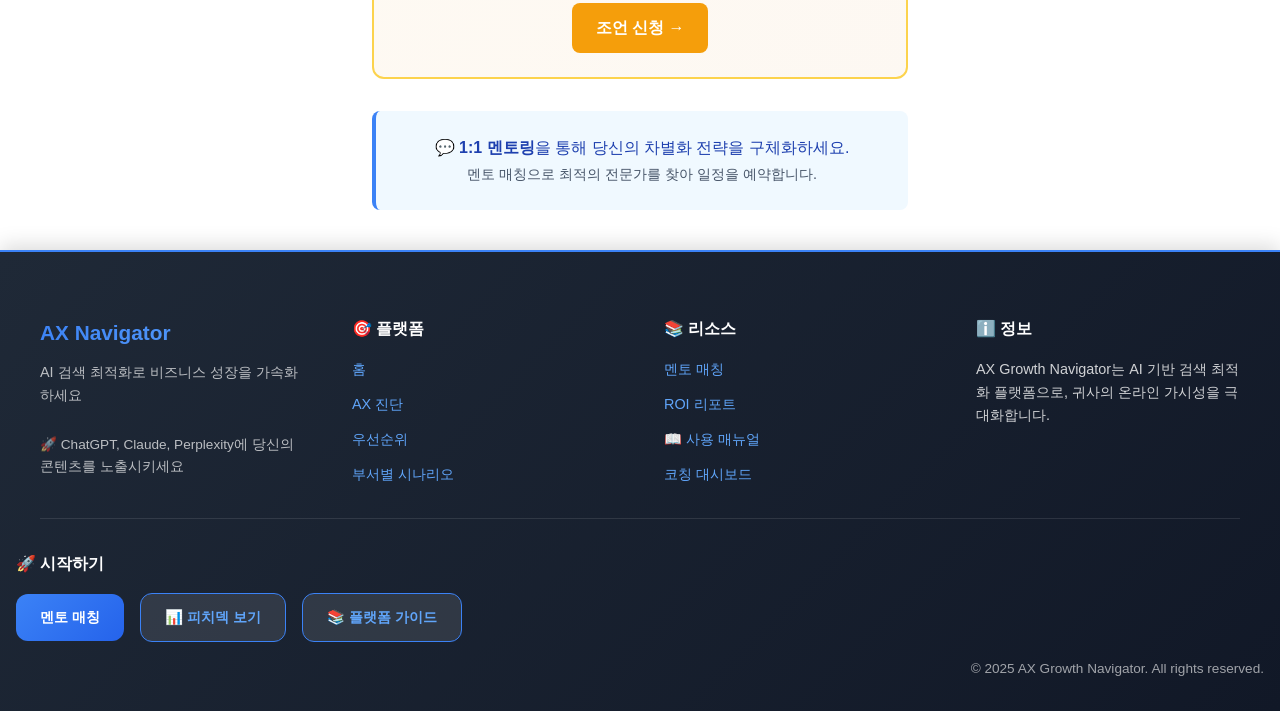
<file: scenarios.html>
<!DOCTYPE html>
<html lang="ko">
<head>
    <meta charset="UTF-8">
    <meta name="viewport" content="width=device-width, initial-scale=1.0">
    <title>부서별 AX 활용 시나리오 | AX Navigator</title>
    <meta name="description" content="각 부서별 AI 활용 시나리오 및 실행 방법 가이드">
    <link rel="stylesheet" href="css/style.css">
    <style>
        * {
            margin: 0;
            padding: 0;
            box-sizing: border-box;
        }

        :root {
            --color-primary: #2563eb;
            --color-primary-light: #bfdbfe;
            --color-primary-bg: #eff6ff;
            --color-text-dark: #1f2937;
            --color-text-main: #374151;
            --color-border: #e5e7eb;
            --color-bg: #f9fafb;
        }

        body {
            font-family: -apple-system, BlinkMacSystemFont, 'Segoe UI', Roboto, 'Helvetica Neue', Arial, sans-serif;
            background: linear-gradient(to bottom, #f0f4f8 0%, #ffffff 40%, #ffffff 100%);
            color: var(--color-text-main);
            line-height: 1.6;
        }

        .container {
            max-width: 1400px;
            margin: 0 auto;
            padding: 40px 20px;
        }

        header {
            text-align: center;
            margin-bottom: 60px;
        }

        h1 {
            font-size: 2.5rem;
            font-weight: 700;
            color: var(--color-text-dark);
            margin-bottom: 12px;
        }

        .subtitle {
            font-size: 1.125rem;
            color: #6b7280;
            max-width: 600px;
            margin: 0 auto;
        }

        .departments-grid {
            display: grid;
            grid-template-columns: repeat(auto-fit, minmax(280px, 1fr));
            gap: 24px;
            margin-bottom: 60px;
        }

        .department-card {
            background: white;
            border-left: 5px solid;
            border-radius: 12px;
            padding: 28px;
            cursor: pointer;
            transition: all 0.3s cubic-bezier(0.4, 0, 0.2, 1);
            box-shadow: 0 1px 3px rgba(0, 0, 0, 0.08);
        }

        .department-card:hover {
            transform: translateY(-4px);
            box-shadow: 0 12px 24px rgba(0, 0, 0, 0.12);
        }

        .department-card.executive {
            border-left-color: #2563eb;
            background: linear-gradient(135deg, #eff6ff 0%, #ffffff 40%);
        }

        .department-card.marketing {
            border-left-color: #ea580c;
            background: linear-gradient(135deg, #fff7ed 0%, #ffffff 40%);
        }

        .department-card.sales {
            border-left-color: #16a34a;
            background: linear-gradient(135deg, #f0fdf4 0%, #ffffff 40%);
        }

        .department-card.research {
            border-left-color: #9333ea;
            background: linear-gradient(135deg, #faf5ff 0%, #ffffff 40%);
        }

        .department-card.finance {
            border-left-color: #0d9488;
            background: linear-gradient(135deg, #f0fdfa 0%, #ffffff 40%);
        }

        .department-card.hr {
            border-left-color: #d97706;
            background: linear-gradient(135deg, #fffbeb 0%, #ffffff 40%);
        }

        .dept-icon {
            font-size: 2rem;
            margin-bottom: 12px;
        }

        .dept-name {
            font-size: 1.25rem;
            font-weight: 700;
            color: var(--color-text-dark);
            margin-bottom: 8px;
        }

        .dept-info {
            font-size: 0.875rem;
            color: #6b7280;
            margin-bottom: 16px;
        }

        .scenarios-count {
            display: inline-block;
            background: rgba(37, 99, 235, 0.1);
            color: #2563eb;
            padding: 4px 12px;
            border-radius: 6px;
            font-size: 0.75rem;
            font-weight: 600;
        }

        .scenario-detail {
            display: none;
            animation: slideIn 0.3s ease-out;
        }

        .scenario-detail.active {
            display: block;
        }

        @keyframes slideIn {
            from {
                opacity: 0;
                transform: translateY(-20px);
            }
            to {
                opacity: 1;
                transform: translateY(0);
            }
        }

        .scenario-section {
            background: white;
            border-radius: 12px;
            padding: 40px;
            margin-bottom: 40px;
            border-top: 4px solid;
        }

        .scenario-header {
            display: flex;
            align-items: center;
            gap: 20px;
            margin-bottom: 32px;
        }

        .scenario-icon {
            font-size: 3rem;
        }

        .scenario-title-group h2 {
            font-size: 2rem;
            font-weight: 700;
            color: var(--color-text-dark);
            margin-bottom: 8px;
        }

        .scenario-subtitle {
            font-size: 0.95rem;
            color: #6b7280;
        }

        .scenarios-list {
            display: grid;
            grid-template-columns: repeat(auto-fit, minmax(250px, 1fr));
            gap: 24px;
            margin-bottom: 32px;
        }

        .scenario-item {
            background: white;
            border: 1px solid var(--color-border);
            border-radius: 8px;
            padding: 20px;
            cursor: pointer;
            transition: all 0.2s ease;
        }

        .scenario-item:hover {
            border-color: var(--color-primary);
            box-shadow: 0 4px 12px rgba(37, 99, 235, 0.15);
        }

        .scenario-item h4 {
            font-size: 1rem;
            font-weight: 600;
            color: var(--color-text-dark);
            margin-bottom: 8px;
        }

        .scenario-item p {
            font-size: 0.875rem;
            color: #6b7280;
            margin-bottom: 12px;
        }

        .scenario-meta {
            display: flex;
            gap: 16px;
            font-size: 0.75rem;
            color: #9ca3af;
        }

        .llm-badges {
            display: flex;
            flex-wrap: wrap;
            gap: 8px;
            margin-bottom: 24px;
            padding: 20px;
            background: #f9fafb;
            border-radius: 8px;
        }

        .llm-badge {
            display: inline-block;
            background: white;
            border: 1px solid var(--color-border);
            padding: 6px 12px;
            border-radius: 20px;
            font-size: 0.75rem;
            font-weight: 600;
            color: var(--color-text-dark);
        }

        .workflow {
            background: white;
            border: 1px solid var(--color-border);
            border-radius: 8px;
            padding: 20px;
            margin-bottom: 24px;
        }

        .workflow h4 {
            font-size: 0.875rem;
            font-weight: 700;
            text-transform: uppercase;
            color: #6b7280;
            margin-bottom: 12px;
            letter-spacing: 0.05em;
        }

        .workflow-steps {
            display: flex;
            align-items: center;
            gap: 12px;
            flex-wrap: wrap;
            font-size: 0.875rem;
            color: var(--color-text-main);
        }

        .workflow-step {
            background: var(--color-bg);
            padding: 8px 16px;
            border-radius: 6px;
            white-space: nowrap;
        }

        .workflow-arrow {
            color: #d1d5db;
            font-weight: 700;
        }

        .roi-section {
            background: linear-gradient(135deg, #eff6ff 0%, #ffffff 100%);
            border: 2px solid #bfdbfe;
            border-radius: 8px;
            padding: 24px;
            margin-bottom: 24px;
        }

        .roi-title {
            font-size: 0.875rem;
            font-weight: 700;
            text-transform: uppercase;
            color: #2563eb;
            margin-bottom: 8px;
            letter-spacing: 0.05em;
        }

        .roi-value {
            font-size: 1.5rem;
            font-weight: 700;
            color: var(--color-text-dark);
        }

        .roi-description {
            font-size: 0.875rem;
            color: #6b7280;
            margin-top: 4px;
        }

        .cta-button {
            display: inline-block;
            background: linear-gradient(135deg, var(--color-primary) 0%, #1d4ed8 100%);
            color: white;
            padding: 12px 28px;
            border: none;
            border-radius: 8px;
            font-size: 0.95rem;
            font-weight: 600;
            cursor: pointer;
            transition: all 0.3s ease;
            text-decoration: none;
        }

        .cta-button:hover {
            transform: translateY(-2px);
            box-shadow: 0 8px 20px rgba(37, 99, 235, 0.3);
        }

        .back-button {
            display: inline-block;
            padding: 8px 16px;
            border: 1px solid var(--color-border);
            border-radius: 6px;
            background: white;
            color: var(--color-text-main);
            cursor: pointer;
            font-size: 0.875rem;
            font-weight: 600;
            margin-bottom: 32px;
            transition: all 0.2s ease;
        }

        .back-button:hover {
            border-color: var(--color-primary);
            color: var(--color-primary);
        }

        .empty-state {
            text-align: center;
            padding: 60px 20px;
            color: #9ca3af;
        }

        .empty-state p {
            font-size: 1.125rem;
            margin-bottom: 16px;
        }

        @media (max-width: 768px) {
            h1 {
                font-size: 1.75rem;
            }

            .departments-grid {
                grid-template-columns: 1fr;
            }

            .scenario-section {
                padding: 24px;
            }

            .scenario-header {
                flex-direction: column;
                align-items: flex-start;
            }

            .scenario-title-group h2 {
                font-size: 1.5rem;
            }

            .scenarios-list {
                grid-template-columns: 1fr;
            }
        }
    </style>
</head>
<body>
    <!-- 상단 네비게이션 바 -->
    <header class="navbar">
        <div class="navbar-container">
            <div class="navbar-brand">
                <h2 class="navbar-title">AX Navigator</h2>
            </div>
            <button class="navbar-toggle" id="navbarToggle">☰</button>
            <nav class="navbar-nav" id="navbarNav">
                <ul class="nav-menu">
                    <li class="nav-item">
                        <a href="index.html" class="nav-link">
                            <span class="nav-icon">🏠</span>
                            <span class="nav-text">홈</span>
                        </a>
                    </li>
                    <li class="nav-item">
                        <a href="diagnosis.html" class="nav-link">
                            <span class="nav-icon">🔍</span>
                            <span class="nav-text">AX 진단</span>
                        </a>
                    </li>
                    <li class="nav-item">
                        <a href="priority.html" class="nav-link">
                            <span class="nav-icon">⚡</span>
                            <span class="nav-text">우선순위</span>
                        </a>
                    </li>
                    <li class="nav-item active">
                        <a href="scenarios.html" class="nav-link">
                            <span class="nav-icon">📊</span>
                            <span class="nav-text">부서별 시나리오</span>
                        </a>
                    </li>
                    <li class="nav-item">
                        <a href="mentor-matching.html" class="nav-link">
                            <span class="nav-icon">🎯</span>
                            <span class="nav-text">멘토 매칭</span>
                        </a>
                    </li>
                    <li class="nav-item">
                        <a href="report.html" class="nav-link">
                            <span class="nav-icon">📈</span>
                            <span class="nav-text">ROI 리포트</span>
                        </a>
                    </li>
                    <li class="nav-item">
                        <a href="platform-guide.html" class="nav-link">
                            <span class="nav-icon">📚</span>
                            <span class="nav-text">플랫폼 가이드</span>
                        </a>
                    </li>
                    <li class="nav-item">
                        <a href="manual.html" class="nav-link" target="_blank">
                            <span class="nav-icon">📖</span>
                            <span class="nav-text">매뉴얼</span>
                        </a>
                    </li>
                </ul>
            </nav>
        </div>
    </header>

    <div class="container">
        <header>
            <h1>📊 부서별 AX 활용 시나리오</h1>
            <p class="subtitle">각 부서의 업무 특성에 맞춘 AI 활용 방법과 기대 효과를 안내합니다</p>
        </header>

        <!-- Department Selection -->
        <div id="department-selection" class="departments-grid">
            <!-- Dynamic content -->
        </div>

        <!-- Scenario Detail -->
        <div id="scenario-detail" class="scenario-detail">
            <button class="back-button" onclick="showDepartments()">← 부서 선택으로 돌아가기</button>

            <div id="scenario-content" class="scenario-section">
                <!-- Dynamic content -->
            </div>
        </div>

        <!-- Empty State -->
        <div id="empty-state" class="empty-state" style="display: none;">
            <p>부서를 선택하여 AI 활용 시나리오를 확인하세요</p>
        </div>
        <!-- 🆕 전문가 조언 섹션 (Step 4 심화) -->
        <div style="margin-top: 4rem; padding-top: 2rem; border-top: 2px solid #e2e8f0;">
            <h3 style="font-size: 1.5rem; font-weight: 700; color: #1e293b; margin-bottom: 1rem; text-align: center;">💡 당신의 차별화를 위한 전문가 조언</h3>
            <p style="text-align: center; color: #64748b; margin-bottom: 2rem;">당신의 상황에 맞는 멘토를 찾아 1:1 조언을 받으세요</p>

            <div style="display: grid; grid-template-columns: repeat(auto-fit, minmax(280px, 1fr)); gap: 2rem; margin-bottom: 2rem;">
                <!-- 멘토 1: AI 리더십 전문가 -->
                <div style="background: linear-gradient(135deg, rgba(59, 130, 246, 0.05) 0%, rgba(37, 99, 235, 0.05) 100%); border: 2px solid #bfdbfe; border-radius: 0.75rem; padding: 1.5rem; text-align: center;">
                    <div style="font-size: 3rem; margin-bottom: 1rem;">🤖</div>
                    <h4 style="margin: 0 0 0.5rem 0; font-size: 1.2rem; font-weight: 600; color: #1e40af;">AI 리더십 전문가</h4>
                    <p style="margin: 0 0 1rem 0; color: #475569; font-size: 0.9rem;">ChatGPT/Claude 기반 기업 전환 컨설턴트</p>
                    <div style="margin-bottom: 1rem; padding: 1rem; background: white; border-radius: 0.5rem; text-align: left;">
                        <p style="margin: 0 0 0.5rem 0; color: #64748b; font-size: 0.85rem; font-weight: 500;">전문 분야:</p>
                        <ul style="margin: 0; padding-left: 1.5rem; color: #475569; font-size: 0.9rem;">
                            <li>AI 도입 전략</li>
                            <li>LLM 선택 기준</li>
                            <li>프롬프트 엔지니어링</li>
                        </ul>
                    </div>
                    <a href="mentor-matching.html?mentor=ai-expert" style="display: inline-block; padding: 0.75rem 1.5rem; background: #3b82f6; color: white; text-decoration: none; border-radius: 0.5rem; font-weight: 600; transition: all 0.3s;">
                        조언 신청 →
                    </a>
                </div>

                <!-- 멘토 2: CEO/팔란티어 -->
                <div style="background: linear-gradient(135deg, rgba(34, 197, 94, 0.05) 0%, rgba(16, 185, 129, 0.05) 100%); border: 2px solid #bbf7d0; border-radius: 0.75rem; padding: 1.5rem; text-align: center;">
                    <div style="font-size: 3rem; margin-bottom: 1rem;">🚀</div>
                    <h4 style="margin: 0 0 0.5rem 0; font-size: 1.2rem; font-weight: 600; color: #166534;">스케일링 전문가 (CEO)</h4>
                    <p style="margin: 0 0 1rem 0; color: #475569; font-size: 0.9rem;">AI 스타트업 확장 경험 (Series A → B)</p>
                    <div style="margin-bottom: 1rem; padding: 1rem; background: white; border-radius: 0.5rem; text-align: left;">
                        <p style="margin: 0 0 0.5rem 0; color: #64748b; font-size: 0.85rem; font-weight: 500;">전문 분야:</p>
                        <ul style="margin: 0; padding-left: 1.5rem; color: #475569; font-size: 0.9rem;">
                            <li>수익성 확장</li>
                            <li>Unit Economics</li>
                            <li>VC 피칭</li>
                        </ul>
                    </div>
                    <a href="mentor-matching.html?mentor=ceo-expert" style="display: inline-block; padding: 0.75rem 1.5rem; background: #22c55e; color: white; text-decoration: none; border-radius: 0.5rem; font-weight: 600; transition: all 0.3s;">
                        조언 신청 →
                    </a>
                </div>

                <!-- 멘토 3: AX/도메인 컨설턴트 -->
                <div style="background: linear-gradient(135deg, rgba(245, 158, 11, 0.05) 0%, rgba(217, 119, 6, 0.05) 100%); border: 2px solid #fcd34d; border-radius: 0.75rem; padding: 1.5rem; text-align: center;">
                    <div style="font-size: 3rem; margin-bottom: 1rem;">🎯</div>
                    <h4 style="margin: 0 0 0.5rem 0; font-size: 1.2rem; font-weight: 600; color: #92400e;">AX 전략 컨설턴트</h4>
                    <p style="margin: 0 0 1rem 0; color: #475569; font-size: 0.9rem;">AI 검색 최적화 및 도메인 전문성</p>
                    <div style="margin-bottom: 1rem; padding: 1rem; background: white; border-radius: 0.5rem; text-align: left;">
                        <p style="margin: 0 0 0.5rem 0; color: #64748b; font-size: 0.85rem; font-weight: 500;">전문 분야:</p>
                        <ul style="margin: 0; padding-left: 1.5rem; color: #475569; font-size: 0.9rem;">
                            <li>콘텐츠 전략</li>
                            <li>검색 최적화</li>
                            <li>경쟁사 분석</li>
                        </ul>
                    </div>
                    <a href="mentor-matching.html?mentor=ax-expert" style="display: inline-block; padding: 0.75rem 1.5rem; background: #f59e0b; color: white; text-decoration: none; border-radius: 0.5rem; font-weight: 600; transition: all 0.3s;">
                        조언 신청 →
                    </a>
                </div>
            </div>

            <div style="padding: 1.5rem; background: #f0f9ff; border-left: 4px solid #3b82f6; border-radius: 0.5rem; text-align: center;">
                <p style="margin: 0; color: #1e40af; font-weight: 500;">
                    💬 <strong>1:1 멘토링</strong>을 통해 당신의 차별화 전략을 구체화하세요.<br>
                    <span style="font-size: 0.9rem; color: #475569;">멘토 매칭으로 최적의 전문가를 찾아 일정을 예약합니다.</span>
                </p>
            </div>
        </div>
    </div>

    <!-- 프리미엄 푸터 -->
    <footer class="footer">
        <div class="footer-content">
            <!-- 브랜드 섹션 -->
            <div class="footer-left">
                <h3>AX Navigator</h3>
                <p>AI 검색 최적화로 비즈니스 성장을 가속화하세요</p>
                <p style="font-size: 0.85rem; margin-top: 1rem;">🚀 ChatGPT, Claude, Perplexity에 당신의 콘텐츠를 노출시키세요</p>
            </div>

            <!-- 빠른 네비게이션 -->
            <div class="footer-section">
                <div class="footer-section-title">🎯 플랫폼</div>
                <div class="footer-section-links">
                    <a href="index.html" class="footer-link">홈</a>
                    <a href="diagnosis.html" class="footer-link">AX 진단</a>
                    <a href="priority.html" class="footer-link">우선순위</a>
                    <a href="scenarios.html" class="footer-link">부서별 시나리오</a>
                </div>
            </div>

            <!-- 리소스 -->
            <div class="footer-section">
                <div class="footer-section-title">📚 리소스</div>
                <div class="footer-section-links">
                    <a href="mentor-matching.html" class="footer-link">멘토 매칭</a>
                    <a href="report.html" class="footer-link">ROI 리포트</a>
                    <a href="manual.html" target="_blank" class="footer-link">📖 사용 매뉴얼</a>
                    <a href="coaching-dashboard.html" class="footer-link">코칭 대시보드</a>
                </div>
            </div>

            <!-- 정보 -->
            <div class="footer-section">
                <div class="footer-section-title">ℹ️ 정보</div>
                <div class="footer-section-links">
                    <p style="font-size: 0.9rem; color: rgba(255, 255, 255, 0.8); margin: 0;">
                        AX Growth Navigator는 AI 기반 검색 최적화 플랫폼으로, 귀사의 온라인 가시성을 극대화합니다.
                    </p>
                </div>
            </div>
        </div>

        <!-- CTA 버튼 -->
        <div style="grid-column: 1 / -1;">
            <div class="footer-section-title">🚀 시작하기</div>
            <div class="footer-buttons">
                <a href="mentor-matching.html" class="footer-btn footer-btn-primary">멘토 매칭</a>
                <a href="pitch-deck.html" class="footer-btn footer-btn-secondary">📊 피치덱 보기</a>
                <a href="platform-guide.html" class="footer-btn footer-btn-secondary">📚 플랫폼 가이드</a>
            </div>
        </div>

        <!-- 저작권 및 하단 정보 -->
        <div class="footer-right">
            <div class="footer-info">
                <p>&copy; 2025 AX Growth Navigator. All rights reserved.</p>
            </div>
        </div>
    </footer>

    <script>
        // 네비게이션 바 토글 (모바일)
        document.addEventListener('DOMContentLoaded', () => {
            const navbarToggle = document.getElementById('navbarToggle');
            const navbarNav = document.getElementById('navbarNav');

            if (navbarToggle && navbarNav) {
                navbarToggle.addEventListener('click', () => {
                    navbarNav.classList.toggle('open');
                });

                const navLinks = navbarNav.querySelectorAll('.nav-link');
                navLinks.forEach(link => {
                    link.addEventListener('click', () => {
                        navbarNav.classList.remove('open');
                    });
                });
            }
        });

        // Load scenarios data
        const scenariosData = {
            departments: [
                {
                    id: "executive",
                    name: "경영진",
                    icon: "👔",
                    color: "#2563eb",
                    scenarios: [
                        { title: "주간 경영 현황 요약", description: "매주 KPI 자동 분석", tools: ["Claude", "ChatGPT"], time: 2 },
                        { title: "월간 KPI 분석", description: "실적 데이터 분석", tools: ["ChatGPT", "Perplexity"], time: 3 },
                        { title: "리스크 사전 분석", description: "잠재적 리스크 분석", tools: ["Claude"], time: 2 },
                        { title: "신사업 아이디어 검토", description: "신사업 제안 AI 분석", tools: ["Claude", "Perplexity"], time: 1 }
                    ],
                    workflow: "주간 데이터 수집 → Claude 심층 분석 → ChatGPT 리포트 생성 → CEO 결재",
                    expectedROI: "경영 효율성 25% 향상, 의사결정 속도 30% 개선"
                },
                {
                    id: "marketing",
                    name: "마케팅팀",
                    icon: "📢",
                    color: "#ea580c",
                    scenarios: [
                        { title: "콘텐츠 주제 자동 발굴", description: "블로그·SNS 주제 제안", tools: ["Perplexity", "ChatGPT"], time: 3 },
                        { title: "블로그 글 자동 생성", description: "주제→초안→발행 자동화", tools: ["ChatGPT", "Claude"], time: 8 },
                        { title: "SNS 문안 자동 생성", description: "블로그→SNS 자동 변환", tools: ["ChatGPT", "Gemini"], time: 4 },
                        { title: "경쟁사 콘텐츠 분석", description: "경쟁사 콘텐츠 자동 분석", tools: ["Perplexity"], time: 2 }
                    ],
                    workflow: "Perplexity 주제 조사 → Claude 구조화 → ChatGPT 글 작성 → 발행",
                    expectedROI: "콘텐츠 발행량 200% 증가, 블로그 트래픽 150% 향상"
                },
                {
                    id: "sales",
                    name: "영업팀",
                    icon: "💼",
                    color: "#16a34a",
                    scenarios: [
                        { title: "고객 상담 자동 분석", description: "상담→니즈 추출→전략", tools: ["Claude"], time: 10 },
                        { title: "제안서 자동 생성", description: "고객사 맞춤 제안서", tools: ["ChatGPT", "Claude"], time: 6 },
                        { title: "팔로우업 메일 자동화", description: "상담 기반 자동 메일", tools: ["ChatGPT"], time: 8 },
                        { title: "고객별 가치제안 생성", description: "맞춤형 가치제안 생성", tools: ["Claude"], time: 2 }
                    ],
                    workflow: "상담 녹취 → Claude 분석 → ChatGPT 제안서 → 영업담당자 검토",
                    expectedROI: "영업 생산성 40% 향상, 전환율 15% 개선"
                },
                {
                    id: "research",
                    name: "R&D팀",
                    icon: "🔬",
                    color: "#9333ea",
                    scenarios: [
                        { title: "기술문서 요약", description: "기술문서 자동 분석", tools: ["Claude"], time: 4 },
                        { title: "PRD 자동 작성", description: "아이디어→PRD 생성", tools: ["Claude"], time: 5 },
                        { title: "특허 아이디어 발굴", description: "특허 가능성 자동 추출", tools: ["Claude"], time: 2 },
                        { title: "경쟁 기술 조사", description: "최신 기술 트렌드 조사", tools: ["Perplexity"], time: 3 }
                    ],
                    workflow: "Claude 기술 분석 → PRD 생성 → Perplexity 경쟁 조사",
                    expectedROI: "개발 생산성 35% 향상, 특허 포트폴리오 강화"
                },
                {
                    id: "finance",
                    name: "재무팀",
                    icon: "💰",
                    color: "#0d9488",
                    scenarios: [
                        { title: "월간 손익 분석", description: "재무 데이터 자동 분석", tools: ["ChatGPT"], time: 3 },
                        { title: "ROI 계산 자동화", description: "프로젝트별 ROI 산출", tools: ["ChatGPT"], time: 2 },
                        { title: "예산 시나리오 분석", description: "시나리오별 손익 계산", tools: ["ChatGPT"], time: 3 },
                        { title: "부서별 비용 리포트", description: "부서별 비용 현황 자동 리포팅", tools: ["ChatGPT"], time: 2 }
                    ],
                    workflow: "데이터 수집 → ChatGPT 분석 → 리포트 생성 → CFO 검토",
                    expectedROI: "재무 보고 시간 50% 단축, 데이터 기반 의사결정 향상"
                },
                {
                    id: "hr",
                    name: "인사팀",
                    icon: "👥",
                    color: "#d97706",
                    scenarios: [
                        { title: "직무기술서 자동 작성", description: "직무→직무기술서 생성", tools: ["ChatGPT"], time: 2 },
                        { title: "AI 역량 진단", description: "직원 AI 활용 수준 진단", tools: ["Claude"], time: 1 },
                        { title: "교육 과정 자동 설계", description: "역량별 교육 과정 생성", tools: ["Claude"], time: 2 },
                        { title: "성과평가 문항 생성", description: "직무별 평가 문항 생성", tools: ["ChatGPT"], time: 1 }
                    ],
                    workflow: "Claude 역량 모델 → ChatGPT 교육 과정 → 인사 검토",
                    expectedROI: "인사 행정업무 30% 단축, 직원 역량 강화"
                }
            ]
        };

        function showDepartments() {
            document.getElementById('department-selection').style.display = 'grid';
            document.getElementById('scenario-detail').classList.remove('active');
            document.getElementById('empty-state').style.display = 'none';
            renderDepartments();
        }

        function renderDepartments() {
            const grid = document.getElementById('department-selection');
            grid.innerHTML = scenariosData.departments.map(dept => `
                <div class="department-card ${dept.id}" onclick="showScenario('${dept.id}')">
                    <div class="dept-icon">${dept.icon}</div>
                    <div class="dept-name">${dept.name}</div>
                    <div class="dept-info">
                        <span class="scenarios-count">${dept.scenarios.length}개 시나리오</span>
                    </div>
                </div>
            `).join('');
        }

        function showScenario(deptId) {
            const dept = scenariosData.departments.find(d => d.id === deptId);
            document.getElementById('department-selection').style.display = 'none';
            document.getElementById('scenario-detail').classList.add('active');

            const colors = {
                executive: '#2563eb',
                marketing: '#ea580c',
                sales: '#16a34a',
                research: '#9333ea',
                finance: '#0d9488',
                hr: '#d97706'
            };

            const content = `
                <div class="scenario-section" style="border-top-color: ${colors[deptId]}">
                    <div class="scenario-header">
                        <div class="scenario-icon">${dept.icon}</div>
                        <div class="scenario-title-group">
                            <h2>${dept.name}</h2>
                            <div class="scenario-subtitle">${dept.scenarios.length}개 AI 활용 시나리오</div>
                        </div>
                    </div>

                    <div class="scenarios-list">
                        ${dept.scenarios.map((scenario, idx) => `
                            <div class="scenario-item">
                                <h4>${scenario.title}</h4>
                                <p>${scenario.description}</p>
                                <div style="margin: 12px 0; padding: 10px; background: #f0f9ff; border-radius: 6px; border-left: 3px solid ${colors[deptId]};">
                                    <div style="font-size: 0.875rem; font-weight: 600; color: ${colors[deptId]};">📈 기대 효과</div>
                                    <div style="font-size: 0.875rem; color: #4b5563; margin-top: 4px;">${scenario.expectedBenefit}</div>
                                </div>
                                <div class="scenario-meta">
                                    <span>⏱️ ${scenario.timePerWeek}h/주</span>
                                    <span style="margin-left: 1rem;">🛠️ ${scenario.tools.join(', ')}</span>
                                </div>
                            </div>
                        `).join('')}
                    </div>

                    <h3 style="margin: 32px 0 16px 0; font-size: 1.125rem; color: ${colors[deptId]};">추천 LLM</h3>
                    <div class="llm-badges">
                        ${[...new Set(dept.scenarios.flatMap(s => s.tools))].map(tool => `
                            <div class="llm-badge">${tool}</div>
                        `).join('')}
                    </div>

                    <div class="workflow">
                        <h4>업무 흐름</h4>
                        <div class="workflow-steps">
                            ${dept.workflow.split('→').map((step, idx) => `
                                <span class="workflow-step">${step.trim()}</span>
                                ${idx < dept.workflow.split('→').length - 1 ? '<span class="workflow-arrow">→</span>' : ''}
                            `).join('')}
                        </div>
                    </div>

                    <div class="roi-section">
                        <div class="roi-title">📈 기대 효과</div>
                        <div class="roi-value" style="color: ${colors[deptId]}">${dept.expectedROI}</div>
                    </div>

                    <button class="cta-button" onclick="alert('이 기능은 진단 단계에서 구현됩니다.')">이 시나리오 적용하기</button>
                </div>
            `;
            document.getElementById('scenario-content').innerHTML = content;
        }

        // Initialize
        showDepartments();
    </script>
</body>
</html>
</file>
<file: css/style.css>
/* ============================================
   AX Navigator - 글로벌 스타일시트
   프리미엄 화이트 테마 + 반응형
   ============================================ */

/* ----- CSS 변수 정의 ----- */
:root {
    /* 색상 팔레트 */
    --color-primary: #2563eb;
    --color-primary-light: #bfdbfe;
    --color-primary-bg: #eff6ff;
    --color-secondary: #64748b;
    --color-text-dark: #1f2937;
    --color-text-body: #374151;
    --color-text-light: #6b7280;
    --color-border: #e5e7eb;
    --color-border-light: #f3f4f6;
    --color-white: #ffffff;
    --color-gray-50: #f9fafb;
    --color-gray-100: #f3f4f6;
    --color-gray-200: #e5e7eb;
    --color-gray-900: #111827;

    /* 그라데이션 */
    --gradient-hero: linear-gradient(135deg, #2563eb 0%, #1e40af 100%);
    --gradient-bg: linear-gradient(to bottom, #f9fafb, #ffffff, #f9fafb);
    --gradient-card: linear-gradient(135deg, rgba(255, 255, 255, 0.95), rgba(239, 246, 255, 0.5));

    /* 타이포그래피 */
    --font-family: -apple-system, BlinkMacSystemFont, 'Segoe UI', 'Roboto', 'Oxygen',
        'Ubuntu', 'Cantarell', 'Fira Sans', 'Droid Sans', 'Helvetica Neue',
        'Noto Sans', '나눔고딕', 'Noto Sans KR', sans-serif;
    --font-size-xs: 12px;
    --font-size-sm: 14px;
    --font-size-base: 16px;
    --font-size-lg: 18px;
    --font-size-xl: 20px;
    --font-size-2xl: 24px;
    --font-size-3xl: 28px;
    --font-size-4xl: 32px;
    --font-size-5xl: 40px;

    --font-weight-normal: 400;
    --font-weight-medium: 500;
    --font-weight-semibold: 600;
    --font-weight-bold: 700;

    /* 스페이싱 */
    --spacing-xs: 4px;
    --spacing-sm: 8px;
    --spacing-md: 12px;
    --spacing-lg: 16px;
    --spacing-xl: 20px;
    --spacing-2xl: 24px;
    --spacing-3xl: 32px;
    --spacing-4xl: 40px;
    --spacing-5xl: 48px;

    /* 그림자 */
    --shadow-sm: 0 1px 2px rgba(0, 0, 0, 0.05);
    --shadow-base: 0 1px 3px rgba(0, 0, 0, 0.1), 0 1px 2px rgba(0, 0, 0, 0.06);
    --shadow-md: 0 4px 6px rgba(0, 0, 0, 0.1), 0 2px 4px rgba(0, 0, 0, 0.06);
    --shadow-lg: 0 10px 15px rgba(0, 0, 0, 0.1), 0 4px 6px rgba(0, 0, 0, 0.05);
    --shadow-xl: 0 20px 25px rgba(0, 0, 0, 0.1), 0 10px 10px rgba(0, 0, 0, 0.04);

    /* 테두리 반경 */
    --radius-sm: 4px;
    --radius-base: 8px;
    --radius-lg: 12px;
    --radius-xl: 16px;

    /* 전환/애니메이션 */
    --transition-fast: 150ms ease-in-out;
    --transition-base: 250ms ease-in-out;
    --transition-slow: 350ms ease-in-out;
}

/* ----- 초기화 및 기본 스타일 ----- */
* {
    margin: 0;
    padding: 0;
    box-sizing: border-box;
}

html {
    scroll-behavior: smooth;
}

body {
    font-family: var(--font-family);
    font-size: var(--font-size-base);
    line-height: 1.6;
    color: var(--color-text-body);
    background: var(--gradient-bg);
    background-attachment: fixed;
    overflow-x: hidden;
    display: flex;
    flex-direction: column;
    min-height: 100vh;
}

/* ----- 상단 네비게이션 바 ----- */
.navbar {
    background: var(--color-white);
    border-bottom: 1px solid var(--color-border);
    padding: var(--spacing-lg) 0;
    position: sticky;
    top: 0;
    z-index: 100;
    box-shadow: var(--shadow-base);
}

.navbar-container {
    max-width: 1200px;
    margin: 0 auto;
    padding: 0 var(--spacing-lg);
    display: flex;
    justify-content: space-between;
    align-items: center;
}

.navbar-brand {
    display: flex;
    align-items: center;
    flex-shrink: 0;
}

.navbar-title {
    font-size: var(--font-size-2xl);
    font-weight: var(--font-weight-bold);
    color: var(--color-primary);
    margin: 0;
}

.navbar-toggle {
    display: none;
    background: none;
    border: none;
    font-size: var(--font-size-2xl);
    cursor: pointer;
    color: var(--color-text-dark);
}

.navbar-nav {
    display: flex;
    align-items: center;
}

.nav-menu {
    list-style: none;
    display: flex;
    gap: var(--spacing-sm);
    align-items: center;
}

.nav-item {
    margin-bottom: 0;
}

.nav-link {
    display: flex;
    align-items: center;
    gap: var(--spacing-sm);
    padding: var(--spacing-md) var(--spacing-lg);
    color: var(--color-text-body);
    text-decoration: none;
    border-radius: var(--radius-lg);
    transition: all var(--transition-fast);
    border-bottom: 3px solid transparent;
    white-space: nowrap;
}

.nav-link:hover {
    background: var(--color-primary-bg);
    color: var(--color-primary);
}

.nav-link.active {
    background: var(--color-primary-bg);
    color: var(--color-primary);
    border-bottom-color: var(--color-primary);
    font-weight: var(--font-weight-semibold);
}

.nav-icon {
    font-size: var(--font-size-lg);
    min-width: 20px;
    text-align: center;
}

.nav-text {
    font-size: var(--font-size-base);
}

/* ----- 레이아웃 구조 ----- */
.main-container {
    display: flex;
    flex: 1;
    background: var(--gradient-bg);
    flex-direction: column;
}

.main-content {
    flex: 1;
    display: flex;
    flex-direction: column;
}

/* ----- 컨테이너 스타일 ----- */
.container {
    max-width: 1200px;
    margin: 0 auto;
    padding: 0 var(--spacing-lg);
    flex: 1;
    display: flex;
    flex-direction: column;
}

/* ----- 섹션 공통 스타일 ----- */
.section-container {
    max-width: 1200px;
    margin: 0 auto;
    padding: 0 var(--spacing-lg);
}

.section-title {
    font-size: var(--font-size-4xl);
    font-weight: var(--font-weight-bold);
    color: var(--color-text-dark);
    margin-bottom: var(--spacing-lg);
    text-align: center;
}

.section-subtitle {
    font-size: var(--font-size-lg);
    color: var(--color-text-light);
    text-align: center;
    margin-bottom: var(--spacing-3xl);
}

/* ----- 히어로 섹션 ----- */
.hero-section {
    background: var(--gradient-hero);
    padding: var(--spacing-5xl) var(--spacing-lg);
    color: var(--color-white);
    position: relative;
    overflow: hidden;
}

.hero-container {
    max-width: 1200px;
    margin: 0 auto;
    display: grid;
    grid-template-columns: 1fr 1fr;
    gap: var(--spacing-5xl);
    align-items: center;
    position: relative;
    z-index: 2;
}

.hero-content {
    display: flex;
    flex-direction: column;
    gap: var(--spacing-xl);
}

.hero-title {
    font-size: var(--font-size-5xl);
    font-weight: var(--font-weight-bold);
    line-height: 1.2;
    margin-bottom: var(--spacing-md);
}

.hero-title .highlight {
    background: linear-gradient(120deg, #fbbf24, #fcd34d);
    -webkit-background-clip: text;
    -webkit-text-fill-color: transparent;
    background-clip: text;
}

.hero-subtitle {
    font-size: var(--font-size-lg);
    line-height: 1.8;
    opacity: 0.95;
}

.hero-buttons {
    display: flex;
    gap: var(--spacing-lg);
    margin-top: var(--spacing-xl);
}

.hero-visual {
    position: relative;
    height: 400px;
    display: flex;
    align-items: center;
    justify-content: center;
}

.hero-illustration {
    position: relative;
    width: 300px;
    height: 300px;
}

.illustration-circle {
    position: absolute;
    border-radius: 50%;
    background: rgba(255, 255, 255, 0.1);
    border: 2px solid rgba(255, 255, 255, 0.2);
    animation: float 6s ease-in-out infinite;
}

.circle-1 {
    width: 150px;
    height: 150px;
    top: 20px;
    left: 50%;
    transform: translateX(-50%);
    animation-delay: 0s;
}

.circle-2 {
    width: 100px;
    height: 100px;
    top: 150px;
    left: 10px;
    animation-delay: 1s;
}

.circle-3 {
    width: 120px;
    height: 120px;
    top: 140px;
    right: 10px;
    animation-delay: 2s;
}

@keyframes float {
    0%, 100% { transform: translateY(0px); }
    50% { transform: translateY(-20px); }
}

/* ----- 버튼 스타일 ----- */
.btn {
    padding: var(--spacing-md) var(--spacing-2xl);
    border: none;
    border-radius: var(--radius-lg);
    font-size: var(--font-size-base);
    font-weight: var(--font-weight-semibold);
    cursor: pointer;
    transition: all var(--transition-base);
    display: inline-flex;
    align-items: center;
    gap: var(--spacing-sm);
}

.btn-primary {
    background: var(--color-primary);
    color: var(--color-white);
    box-shadow: var(--shadow-lg);
}

.btn-primary:hover {
    background: #1d4ed8;
    transform: translateY(-2px);
    box-shadow: var(--shadow-xl);
}

.btn-secondary {
    background: var(--color-white);
    color: var(--color-primary);
    border: 2px solid var(--color-primary);
}

.btn-secondary:hover {
    background: var(--color-primary-bg);
    transform: translateY(-2px);
}

.flow-btn {
    padding: var(--spacing-md) var(--spacing-xl);
    background: var(--color-primary);
    color: var(--color-white);
    border: none;
    border-radius: var(--radius-lg);
    font-size: var(--font-size-sm);
    font-weight: var(--font-weight-semibold);
    cursor: pointer;
    transition: all var(--transition-base);
    width: 100%;
}

.flow-btn:hover {
    background: #1d4ed8;
    transform: translateY(-2px);
}

/* ----- 상태 섹션 ----- */
.status-section {
    padding: var(--spacing-4xl) var(--spacing-lg);
    background: var(--gradient-bg);
}

.status-card {
    background: var(--color-white);
    border-left: 5px solid var(--color-primary);
    border-radius: var(--radius-lg);
    padding: var(--spacing-3xl);
    box-shadow: var(--shadow-base);
    display: flex;
    align-items: center;
    justify-content: space-between;
    gap: var(--spacing-3xl);
}

.status-content {
    display: flex;
    gap: var(--spacing-2xl);
    flex: 1;
}

.status-icon {
    font-size: 48px;
    min-width: 60px;
    text-align: center;
}

.status-text h3 {
    font-size: var(--font-size-lg);
    color: var(--color-text-dark);
    margin-bottom: var(--spacing-sm);
}

.status-text p {
    color: var(--color-text-light);
    font-size: var(--font-size-sm);
}

/* ----- 플로우 섹션 ----- */
.flow-section {
    padding: var(--spacing-5xl) var(--spacing-lg);
    background: var(--gradient-bg);
}

.flow-grid {
    display: grid;
    grid-template-columns: repeat(auto-fit, minmax(280px, 1fr));
    gap: var(--spacing-2xl);
    margin-top: var(--spacing-4xl);
}

.flow-card {
    background: var(--color-white);
    border-left: 5px solid var(--color-primary);
    border-radius: var(--radius-lg);
    padding: var(--spacing-2xl);
    box-shadow: var(--shadow-base);
    transition: all var(--transition-base);
    display: flex;
    flex-direction: column;
}

.flow-card:hover {
    transform: translateY(-4px);
    box-shadow: var(--shadow-lg);
}

.flow-header {
    display: flex;
    justify-content: space-between;
    align-items: flex-start;
    margin-bottom: var(--spacing-lg);
}

.flow-step {
    display: inline-block;
    background: var(--color-primary-bg);
    color: var(--color-primary);
    padding: var(--spacing-sm) var(--spacing-md);
    border-radius: var(--radius-base);
    font-size: var(--font-size-sm);
    font-weight: var(--font-weight-semibold);
}

.flow-icon {
    font-size: 32px;
}

.flow-title {
    font-size: var(--font-size-xl);
    font-weight: var(--font-weight-bold);
    color: var(--color-text-dark);
    margin-bottom: var(--spacing-md);
}

.flow-description {
    color: var(--color-text-light);
    font-size: var(--font-size-sm);
    line-height: 1.6;
    margin-bottom: var(--spacing-lg);
    flex: 1;
}

.flow-checklist {
    list-style: none;
    margin: var(--spacing-md) 0 var(--spacing-lg) 0;
    padding-left: var(--spacing-lg);
}

.flow-checklist li {
    margin-bottom: var(--spacing-sm);
    padding-left: var(--spacing-lg);
    position: relative;
}

.flow-checklist li:before {
    content: "✓";
    position: absolute;
    left: 0;
    color: var(--color-primary);
    font-weight: bold;
}

/* ----- 혜택 섹션 ----- */
.benefits-section {
    padding: var(--spacing-5xl) var(--spacing-lg);
    background: var(--color-gray-50);
}

.benefits-grid {
    display: grid;
    grid-template-columns: repeat(auto-fit, minmax(300px, 1fr));
    gap: var(--spacing-2xl);
    margin-top: var(--spacing-4xl);
}

.benefit-item {
    background: var(--color-white);
    border-radius: var(--radius-lg);
    padding: var(--spacing-2xl);
    text-align: center;
    box-shadow: var(--shadow-sm);
    transition: all var(--transition-base);
}

.benefit-item:hover {
    transform: translateY(-4px);
    box-shadow: var(--shadow-md);
}

.benefit-icon {
    font-size: 32px;
    margin-bottom: var(--spacing-lg);
    display: block;
    color: var(--color-primary);
}

.benefit-title {
    font-size: var(--font-size-lg);
    font-weight: var(--font-weight-bold);
    color: var(--color-text-dark);
    margin-bottom: var(--spacing-sm);
}

.benefit-text {
    color: var(--color-text-light);
    font-size: var(--font-size-sm);
    line-height: 1.6;
}

/* ----- 푸터 (프리미엄) ----- */
.footer {
    background: linear-gradient(135deg, #1f2937 0%, #111827 100%);
    border-top: 2px solid #3b82f6;
    padding: 4rem var(--spacing-lg) 2rem;
    margin-top: auto;
    width: 100%;
    flex-shrink: 0;
    box-shadow: 0 -4px 20px rgba(0, 0, 0, 0.15);
}

.footer-content {
    max-width: 1200px;
    margin: 0 auto;
    display: grid;
    grid-template-columns: repeat(auto-fit, minmax(250px, 1fr));
    gap: 3rem;
    margin-bottom: 2rem;
    padding-bottom: 2rem;
    border-bottom: 1px solid rgba(255, 255, 255, 0.1);
}

.footer-section {
    color: rgba(255, 255, 255, 0.9);
}

.footer-section-title {
    font-size: 1rem;
    font-weight: 700;
    margin-bottom: 1rem;
    color: #ffffff;
    display: flex;
    align-items: center;
    gap: 0.5rem;
}

.footer-section-links {
    display: flex;
    flex-direction: column;
    gap: 0.75rem;
}

.footer-left {
    display: flex;
    flex-direction: column;
    justify-content: space-between;
    color: rgba(255, 255, 255, 0.8);
}

.footer-left h3 {
    font-size: 1.3rem;
    font-weight: 700;
    color: #ffffff;
    margin-bottom: 0.5rem;
    background: linear-gradient(135deg, #3b82f6 0%, #60a5fa 100%);
    -webkit-background-clip: text;
    -webkit-text-fill-color: transparent;
    background-clip: text;
}

.footer-left p {
    font-size: 0.9rem;
    color: rgba(255, 255, 255, 0.7);
    margin-bottom: 0.5rem;
}

.footer-right {
    display: flex;
    justify-content: flex-end;
    align-items: center;
    gap: 2rem;
    grid-column: 1 / -1;
    padding-top: 1rem;
    flex-wrap: wrap;
}

.footer-info {
    color: rgba(255, 255, 255, 0.6);
    font-size: 0.85rem;
}

.footer-link {
    color: #60a5fa;
    text-decoration: none;
    font-size: 0.9rem;
    font-weight: 500;
    transition: all var(--transition-fast);
    display: inline-flex;
    align-items: center;
    gap: 0.5rem;
}

.footer-link:hover {
    color: #3b82f6;
    text-decoration: underline;
    transform: translateX(2px);
}

.footer-buttons {
    display: flex;
    gap: 1rem;
    flex-wrap: wrap;
    align-items: center;
}

.footer-btn {
    padding: 0.75rem 1.5rem !important;
    border-radius: var(--radius-lg) !important;
    font-size: 0.9rem !important;
    font-weight: 600 !important;
    text-decoration: none !important;
    transition: all var(--transition-base) !important;
    display: inline-flex !important;
    align-items: center !important;
    gap: 0.5rem !important;
    white-space: nowrap !important;
    border: none !important;
    cursor: pointer !important;
}

.footer-btn-primary {
    background: linear-gradient(135deg, #3b82f6 0%, #2563eb 100%) !important;
    color: white !important;
}

.footer-btn-primary:hover {
    background: linear-gradient(135deg, #2563eb 0%, #1d4ed8 100%) !important;
    transform: translateY(-2px) !important;
    box-shadow: 0 8px 16px rgba(37, 99, 235, 0.3) !important;
    text-decoration: none !important;
}

.footer-btn-secondary {
    background: rgba(255, 255, 255, 0.1) !important;
    color: #60a5fa !important;
    border: 1px solid #3b82f6 !important;
}

.footer-btn-secondary:hover {
    background: rgba(59, 130, 246, 0.15) !important;
    border-color: #60a5fa !important;
    transform: translateY(-2px) !important;
    text-decoration: none !important;
}

.footer-divider {
    width: 100%;
    height: 1px;
    background: rgba(255, 255, 255, 0.1);
}

/* ----- 페이지 전환 애니메이션 ----- */
@keyframes fadeIn {
    from {
        opacity: 0;
        transform: translateY(10px);
    }
    to {
        opacity: 1;
        transform: translateY(0);
    }
}

.page-enter {
    animation: fadeIn var(--transition-base);
}

/* ----- 반응형 디자인: 태블릿 (768px~) ----- */
@media (max-width: 768px) {
    :root {
        --font-size-5xl: 32px;
        --font-size-4xl: 24px;
        --font-size-2xl: 20px;
        --spacing-5xl: 32px;
        --spacing-4xl: 24px;
        --spacing-3xl: 20px;
    }

    .navbar-container {
        padding: 0 var(--spacing-md);
    }

    .navbar-title {
        font-size: var(--font-size-xl);
    }

    .navbar-toggle {
        display: block;
    }

    .navbar-nav {
        position: absolute;
        top: 100%;
        left: 0;
        right: 0;
        background: var(--color-white);
        flex-direction: column;
        max-height: 0;
        overflow: hidden;
        transition: max-height var(--transition-base);
        border-bottom: 1px solid var(--color-border);
    }

    .navbar-nav.open {
        max-height: 500px;
    }

    .nav-menu {
        flex-direction: column;
        gap: 0;
        padding: var(--spacing-lg) 0;
        width: 100%;
    }

    .nav-item {
        width: 100%;
    }

    .nav-link {
        border-bottom: none;
        border-left: 3px solid transparent;
        padding: var(--spacing-md) var(--spacing-lg);
        gap: var(--spacing-sm);
    }

    .nav-link:hover {
        background: var(--color-primary-bg);
        border-left-color: transparent;
    }

    .nav-link.active {
        border-bottom-color: transparent;
        border-left-color: var(--color-primary);
    }

    .nav-text {
        font-size: var(--font-size-sm);
    }

    .main-container {
        min-height: auto;
    }

    .hero-container {
        grid-template-columns: 1fr;
        gap: var(--spacing-3xl);
    }

    .hero-visual {
        height: 250px;
    }

    .hero-illustration {
        width: 200px;
        height: 200px;
    }

    .circle-1 {
        width: 100px;
        height: 100px;
    }

    .circle-2 {
        width: 70px;
        height: 70px;
    }

    .circle-3 {
        width: 80px;
        height: 80px;
    }

    .hero-buttons {
        flex-direction: column;
    }

    .status-card {
        flex-direction: column;
        text-align: center;
    }

    .status-content {
        flex-direction: column;
    }

    .flow-grid {
        grid-template-columns: 1fr;
    }

    .benefits-grid {
        grid-template-columns: 1fr;
    }

    .footer-content {
        grid-template-columns: 1fr;
        gap: 2rem;
        text-align: center;
    }

    .footer-right {
        flex-direction: column;
        justify-content: center;
        grid-column: 1;
        gap: 1rem;
    }

    .footer-left h3 {
        font-size: 1.1rem;
    }

    .footer-section-title {
        justify-content: center;
    }
}

/* ----- 반응형 디자인: 모바일 (480px~) ----- */
@media (max-width: 480px) {
    :root {
        --font-size-5xl: 24px;
        --font-size-4xl: 20px;
        --font-size-2xl: 18px;
        --font-size-base: 14px;
        --spacing-5xl: 24px;
        --spacing-4xl: 16px;
        --spacing-3xl: 16px;
        --spacing-2xl: 12px;
        --spacing-lg: 12px;
    }

    body {
        font-size: var(--font-size-sm);
    }

    .hero-section {
        padding: var(--spacing-4xl) var(--spacing-lg);
    }

    .hero-title {
        line-height: 1.3;
    }

    .hero-subtitle {
        font-size: var(--font-size-base);
    }

    .hero-visual {
        display: none;
    }

    .flow-section,
    .benefits-section,
    .status-section {
        padding: var(--spacing-3xl) var(--spacing-lg);
    }

    .section-title {
        font-size: var(--font-size-2xl);
    }

    .section-subtitle {
        font-size: var(--font-size-base);
    }

    .btn {
        padding: var(--spacing-md) var(--spacing-lg);
        font-size: var(--font-size-sm);
    }

    .status-card {
        padding: var(--spacing-2xl);
    }

    .flow-card {
        padding: var(--spacing-2xl);
    }

    .flow-checklist {
        font-size: var(--font-size-xs);
    }

    .benefit-item {
        padding: var(--spacing-2xl);
    }

    .nav-item {
        min-width: 120px;
    }

    .footer-content {
        flex-direction: column;
    }

    .footer-left,
    .footer-right {
        font-size: var(--font-size-xs);
    }
}

/* ----- 다크모드 (선택) ----- */
@media (prefers-color-scheme: dark) {
    :root {
        --color-text-dark: #f3f4f6;
        --color-text-body: #e5e7eb;
        --color-text-light: #9ca3af;
        --color-border: #374151;
        --color-border-light: #1f2937;
        --color-white: #1f2937;
        --color-gray-50: #111827;
        --color-gray-100: #1f2937;
        --color-gray-200: #374151;
        --color-gray-900: #f9fafb;
        --gradient-bg: linear-gradient(to bottom, #111827, #1f2937, #111827);
    }

    body {
        background: var(--gradient-bg);
        color: var(--color-text-body);
    }

    .sidebar {
        background: #1f2937;
        border-right-color: var(--color-border);
    }

    .nav-link {
        color: var(--color-text-body);
    }

    .nav-link:hover,
    .nav-link.active {
        background: rgba(37, 99, 235, 0.2);
    }

    .status-card,
    .flow-card,
    .benefit-item,
    .footer {
        background: #2d3748;
        border-color: var(--color-border);
    }

    .flow-title,
    .section-title,
    .benefit-title,
    .status-text h3 {
        color: var(--color-gray-900);
    }
}

/* ----- 유틸리티 클래스 ----- */
.text-center {
    text-align: center;
}

.text-primary {
    color: var(--color-primary);
}

.text-secondary {
    color: var(--color-secondary);
}

.text-muted {
    color: var(--color-text-light);
}

.mt-0 { margin-top: 0; }
.mt-sm { margin-top: var(--spacing-sm); }
.mt-md { margin-top: var(--spacing-md); }
.mt-lg { margin-top: var(--spacing-lg); }
.mt-xl { margin-top: var(--spacing-xl); }
.mt-2xl { margin-top: var(--spacing-2xl); }
.mt-3xl { margin-top: var(--spacing-3xl); }

.mb-0 { margin-bottom: 0; }
.mb-sm { margin-bottom: var(--spacing-sm); }
.mb-md { margin-bottom: var(--spacing-md); }
.mb-lg { margin-bottom: var(--spacing-lg); }
.mb-xl { margin-bottom: var(--spacing-xl); }
.mb-2xl { margin-bottom: var(--spacing-2xl); }
.mb-3xl { margin-bottom: var(--spacing-3xl); }

.p-md { padding: var(--spacing-md); }
.p-lg { padding: var(--spacing-lg); }
.p-xl { padding: var(--spacing-xl); }
.p-2xl { padding: var(--spacing-2xl); }

.hidden {
    display: none !important;
}

.sr-only {
    position: absolute;
    width: 1px;
    height: 1px;
    padding: 0;
    margin: -1px;
    overflow: hidden;
    clip: rect(0, 0, 0, 0);
    white-space: nowrap;
    border-width: 0;
}
</file>
